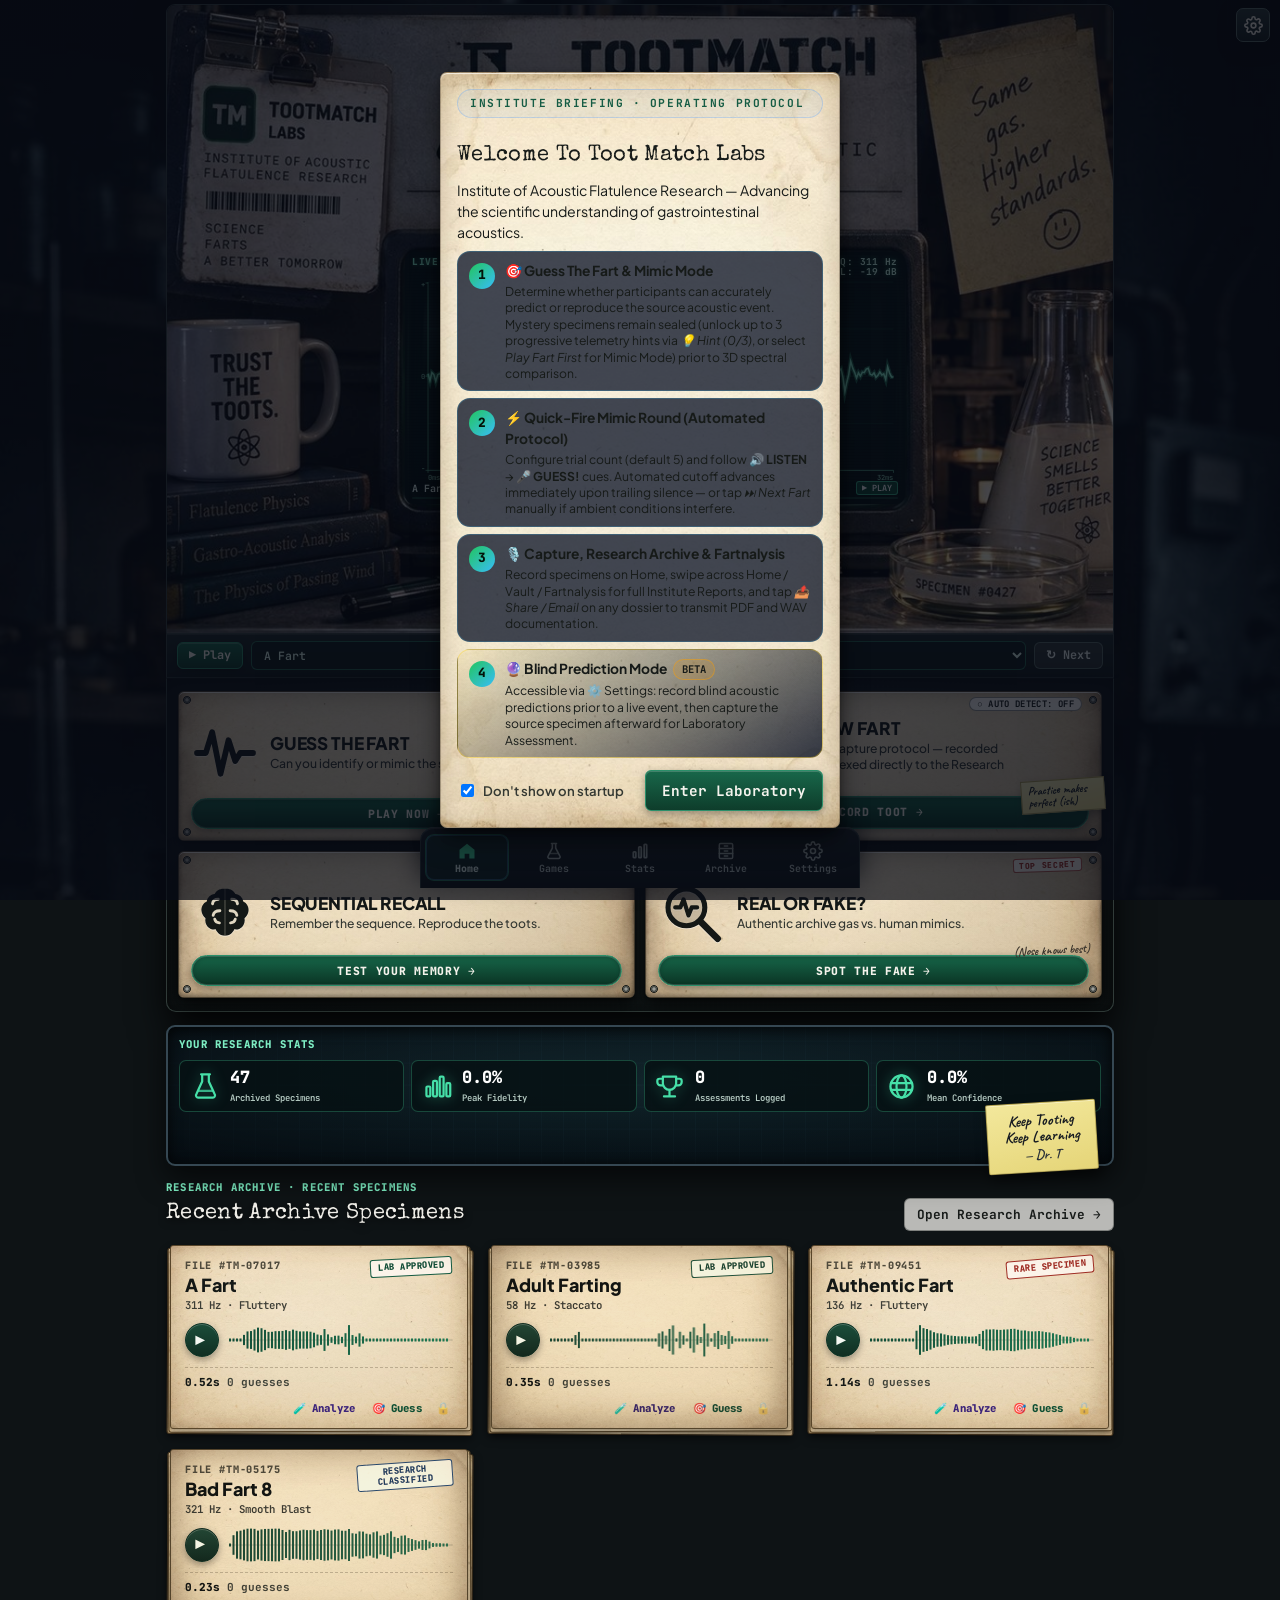
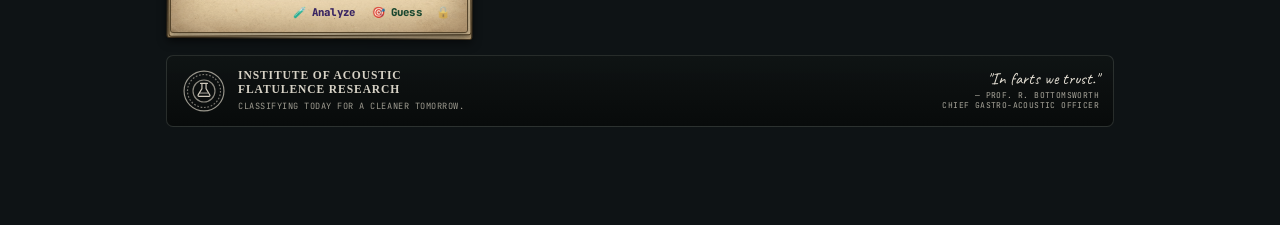
<file: index.html>
<!DOCTYPE html>
<html lang="en">
<head>
  <meta charset="UTF-8" />
  <meta name="viewport" content="width=device-width, initial-scale=1.0" />
  <title>Toot Match Labs</title>
  <meta http-equiv="refresh" content="0; url=labs/" />
  <style>
    body {
      margin: 0;
      min-height: 100vh;
      display: grid;
      place-items: center;
      background: #070a10;
      color: #e8edf5;
      font-family: system-ui, -apple-system, sans-serif;
    }
    a {
      color: #34d399;
    }
  </style>
  <script>
    window.location.replace('labs/' + window.location.search + window.location.hash);
  </script>
</head>
<body>
  <noscript>
    <p>Redirecting to <a href="labs/">Open Toot Match Labs</a>...</p>
  </noscript>
  <p>Opening <a href="labs/">Toot Match Labs</a>...</p>
</body>
</html>
</file>
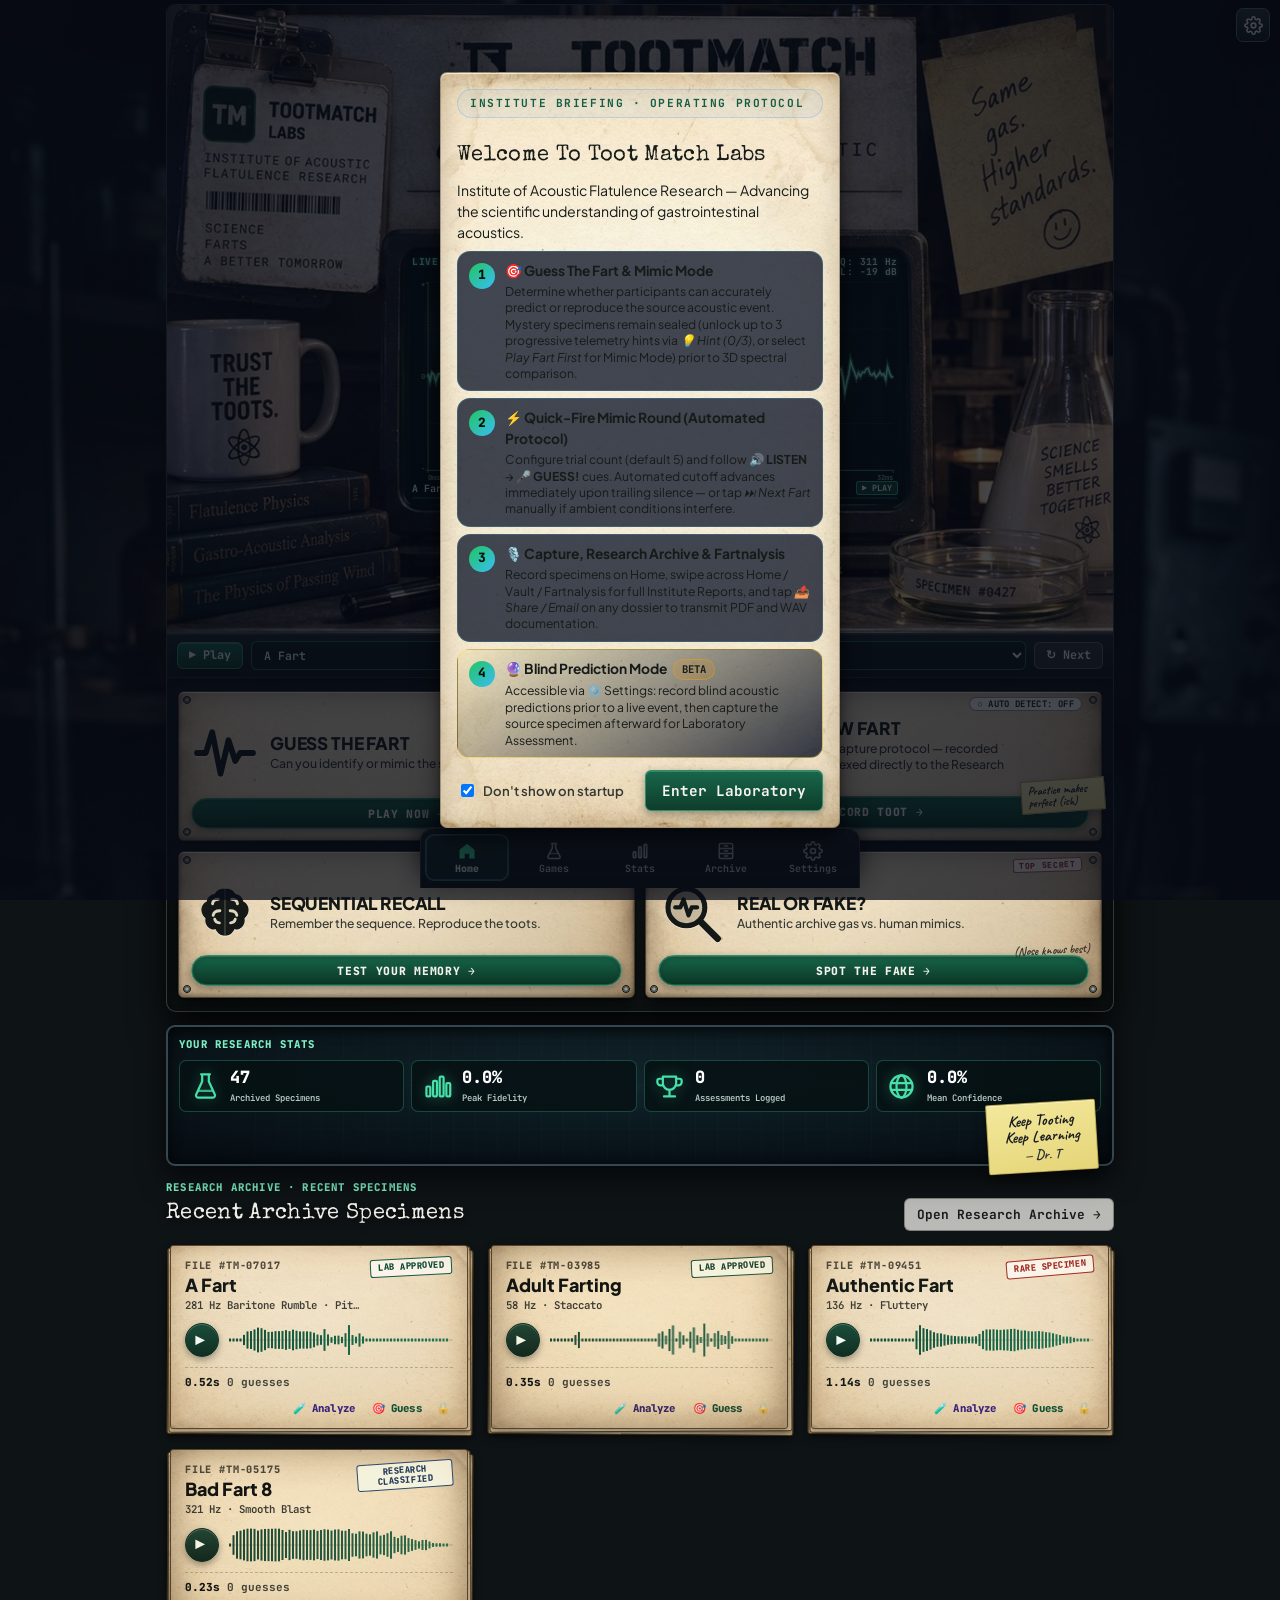
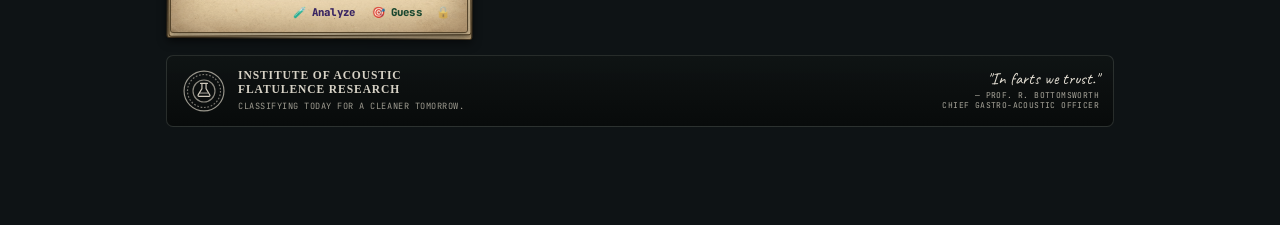
<file: labs/index.html>
<!DOCTYPE html>
<html lang="en">
<head>
  <meta charset="UTF-8" />
  <meta name="viewport" content="width=device-width, initial-scale=1.0, viewport-fit=cover" />
  <title>Toot Match Labs — Guess The Fart</title>
  <link rel="preconnect" href="https://fonts.googleapis.com" />
  <link rel="preconnect" href="https://fonts.gstatic.com" crossorigin />
  <link rel="stylesheet" href="https://fonts.googleapis.com/css2?family=Caveat:wght@600;700&family=JetBrains+Mono:wght@500;600;700;800&family=Plus+Jakarta+Sans:wght@400;500;600;700;800&family=Special+Elite&display=swap" />
  <link rel="stylesheet" href="css/labs.css?v=20261124o" />
  <link rel="stylesheet" href="css/labs-dossier.css?v=20261127a" />
  <script defer src="../js/dsp.js?v=20261127a"></script>
  <script defer src="../js/audioEngine.js?v=20261127a"></script>
  <script defer src="../js/storage.js?v=20261124o"></script>
  <script defer src="../js/spectrogram3d.js?v=20261127a"></script>
  <script defer src="../js/forensicsCharts.js?v=20261124o"></script>
  <script defer src="js/labsStore.js?v=20261127a"></script>
  <script defer src="js/labsAudioFx.js?v=20261124o"></script>
  <script defer src="js/labsFartnalysis.js?v=20261127a"></script>
  <script defer src="js/labsPdfExport.js?v=20261124o"></script>
  <script defer src="js/labsSignalChain.js?v=20261127a"></script>
  <script defer src="js/labsApp.js?v=20261127a"></script>
</head>
<body data-labs-view="home">
  <canvas id="result-confetti-canvas" class="labs-confetti-canvas" aria-hidden="true"></canvas>

  <div class="labs-shell">
    <header class="labs-topbar">
      <div class="labs-brand">
        <div class="labs-brand-mark" aria-hidden="true">
          <span class="labs-pulse-dot"></span>
          <span>TM</span>
        </div>
        <div class="labs-brand-copy">
          <div class="labs-brand-name">TOOT MATCH LABS</div>
          <div class="labs-brand-sub" id="labs-brand-sub">INSTITUTE OF ACOUSTIC FLATULENCE RESEARCH</div>
          <div class="labs-brand-motto-line">SCIENCE. GAS. A BETTER TOMORROW.</div>
        </div>
      </div>

      <div class="labs-topbar-motto" aria-hidden="true">
        RESEARCH<br />ANALYSE<br />CLASSIFY<br />REPEAT
      </div>

      <div class="labs-topbar-settings-wrap">
        <button type="button" id="btn-labs-settings" class="labs-gear-btn" aria-label="Settings and Info" aria-haspopup="true" aria-expanded="false" title="Settings, About &amp; Meet The Team">
          <svg viewBox="0 0 24 24" width="19" height="19" fill="none" stroke="currentColor" stroke-width="2" stroke-linecap="round" stroke-linejoin="round" aria-hidden="true">
            <circle cx="12" cy="12" r="3"></circle>
            <path d="M19.4 15a1.65 1.65 0 0 0 .33 1.82l.06.06a2 2 0 1 1-2.83 2.83l-.06-.06a1.65 1.65 0 0 0-1.82-.33 1.65 1.65 0 0 0-1 1.51V21a2 2 0 0 1-4 0v-.09a1.65 1.65 0 0 0-1-1.51 1.65 1.65 0 0 0-1.82.33l-.06.06a2 2 0 1 1-2.83-2.83l.06-.06a1.65 1.65 0 0 0 .33-1.82 1.65 1.65 0 0 0-1.51-1H3a2 2 0 0 1 0-4h.09a1.65 1.65 0 0 0 1.51-1 1.65 1.65 0 0 0-.33-1.82l-.06-.06a2 2 0 1 1 2.83-2.83l.06.06a1.65 1.65 0 0 0 1.82.33H9a1.65 1.65 0 0 0 1-1.51V3a2 2 0 0 1 4 0v.09a1.65 1.65 0 0 0 1 1.51 1.65 1.65 0 0 0 1.82-.33l.06-.06a2 2 0 1 1 2.83 2.83l-.06.06a1.65 1.65 0 0 0-.33 1.82V9a1.65 1.65 0 0 0 1.51 1H21a2 2 0 0 1 0 4h-.09a1.65 1.65 0 0 0-1.51 1z"></path>
          </svg>
        </button>
        <div id="labs-settings-menu" class="labs-settings-menu hidden" role="menu">
          <button type="button" id="btn-menu-games" class="labs-settings-item" role="menuitem"><span class="labs-menu-ico" aria-hidden="true"><svg viewBox="0 0 24 24" fill="none" stroke="currentColor" stroke-width="2" stroke-linecap="round" stroke-linejoin="round"><path d="M9 3h6M10 3v5.5L5.2 18.2A2 2 0 0 0 7 21h10a2 2 0 0 0 1.8-2.8L14 8.5V3"/></svg></span><span>All Games Hub</span></button>
          <button type="button" id="btn-menu-chain" class="labs-settings-item" role="menuitem"><span class="labs-menu-ico" aria-hidden="true"><svg viewBox="0 0 24 24" fill="none" stroke="currentColor" stroke-width="2" stroke-linecap="round" stroke-linejoin="round"><circle cx="5" cy="12" r="2.5"/><circle cx="12" cy="7" r="2.5"/><circle cx="19" cy="14" r="2.5"/><path d="M7.2 10.6 9.8 8.4M14 8.7l3.2 3.5"/></svg></span><span>Acoustic Signal Decay</span></button>
          <button type="button" id="btn-menu-sequence" class="labs-settings-item" role="menuitem"><span class="labs-menu-ico" aria-hidden="true"><svg viewBox="0 0 24 24" fill="none" stroke="currentColor" stroke-width="2" stroke-linecap="round" stroke-linejoin="round"><path d="M9.5 4.5a3.5 3.5 0 0 0-3.4 2.7A3 3 0 0 0 4 10.1c0 1.3.8 2.4 2 2.8.1 2 1.8 3.6 3.8 3.6H12V4.5zM14.5 4.5a3.5 3.5 0 0 1 3.4 2.7A3 3 0 0 1 20 10.1c0 1.3-.8 2.4-2 2.8-.1 2-1.8 3.6-3.8 3.6H12V4.5z"/><circle cx="7" cy="20" r="1.4" fill="currentColor"/><circle cx="12" cy="20" r="1.4" fill="currentColor"/><circle cx="17" cy="20" r="1.4" fill="currentColor"/></svg></span><span>Sequential Recall (Memory)</span></button>
          <button type="button" id="btn-menu-realfake" class="labs-settings-item" role="menuitem"><span class="labs-menu-ico" aria-hidden="true"><svg viewBox="0 0 24 24" fill="none" stroke="currentColor" stroke-width="2" stroke-linecap="round" stroke-linejoin="round"><circle cx="10.5" cy="10.5" r="6"/><path d="M15.2 15.2 20 20"/><path d="M7 10.5h2l1.2-2.5 1.8 5 1.2-2.5H15"/></svg></span><span>Real or Fake? Showdown</span></button>
          <button type="button" id="btn-menu-quickfire" class="labs-settings-item" role="menuitem"><span class="labs-menu-ico" aria-hidden="true"><svg viewBox="0 0 24 24" fill="none" stroke="currentColor" stroke-width="2" stroke-linecap="round" stroke-linejoin="round"><circle cx="12" cy="12" r="9" stroke-dasharray="3 2.5"/><path d="M13.2 6.5 8.5 13h3.6l-1.3 4.5L15.5 11h-3.6z" fill="currentColor"/></svg></span><span>Quick-Fire Mimic Round</span></button>
          <button type="button" id="btn-menu-blind" class="labs-settings-item" role="menuitem"><span class="labs-menu-ico" aria-hidden="true"><svg viewBox="0 0 24 24" fill="none" stroke="currentColor" stroke-width="2" stroke-linecap="round" stroke-linejoin="round"><path d="M9.5 3h5M12 3v3"/><circle cx="12" cy="13.5" r="7.5"/><path d="M12 13.5 16 9.5"/><path d="M17.5 6.5l1.5-1.5"/></svg></span><span>Blind Prediction Mode (Beta)</span></button>
          <button type="button" id="btn-menu-about" class="labs-settings-item" role="menuitem"><span class="labs-menu-ico" aria-hidden="true"><svg viewBox="0 0 24 24" fill="none" stroke="currentColor" stroke-width="2" stroke-linecap="round" stroke-linejoin="round"><circle cx="12" cy="12" r="9"/><path d="M12 11v5M12 8h.01"/></svg></span><span>About Toot Match Labs</span></button>
          <button type="button" id="btn-menu-team" class="labs-settings-item" role="menuitem"><span class="labs-menu-ico" aria-hidden="true"><svg viewBox="0 0 24 24" fill="none" stroke="currentColor" stroke-width="2" stroke-linecap="round" stroke-linejoin="round"><path d="M3 20h18M5 20V9M19 20V9M9 20v-7h6v7M2 9l10-5 10 5"/></svg></span><span>Meet The Team</span></button>
          <button type="button" id="btn-menu-howto" class="labs-settings-item" role="menuitem"><span class="labs-menu-ico" aria-hidden="true"><svg viewBox="0 0 24 24" fill="none" stroke="currentColor" stroke-width="2" stroke-linecap="round" stroke-linejoin="round"><path d="M4 5.5A2.5 2.5 0 0 1 6.5 3H12v17H6.5A2.5 2.5 0 0 0 4 22zM20 5.5A2.5 2.5 0 0 0 17.5 3H12v17h5.5A2.5 2.5 0 0 1 20 22z"/></svg></span><span>How To Play</span></button>
        </div>
      </div>
    </header>

    <!-- Instant Quick-Record Capture Bar (Active Recording / Sentry Listening Only) -->
    <div id="labs-quick-rec-bar" class="labs-glass-card labs-quick-bar hidden">
      <div id="labs-quick-capturing" class="labs-quick-capture-row">
        <div class="labs-quick-info">
          <span class="labs-quick-dot"></span>
          <span id="labs-quick-timer" class="labs-quick-timer">Starting mic…</span>
        </div>
        <div id="labs-quick-auto-status" class="labs-quick-auto-badge hidden">
          <div class="labs-sonar-wrap labs-sonar-mini" aria-hidden="true">
            <span class="labs-sonar-ring r1"></span>
            <span class="labs-sonar-ring r2"></span>
            <span class="labs-sonar-core"></span>
          </div>
          <div class="labs-quick-auto-copy">
            <strong id="labs-quick-auto-title">LISTENING FOR EVENT</strong>
            <span id="labs-quick-auto-msg">Acoustic sensors armed</span>
            <span id="labs-quick-auto-buf" class="labs-quick-auto-buf">Buffer: 0.0s / 5.0s</span>
          </div>
        </div>
        <canvas id="labs-quick-wave" class="labs-quick-wave"></canvas>
        <div class="labs-quick-btns">
          <button type="button" id="btn-quick-stop-save" class="labs-btn labs-btn-emerald labs-btn-sm">⏹ Stop &amp; Save</button>
          <button type="button" id="btn-quick-cancel-auto" class="labs-btn-ghost labs-btn-sm hidden">✕ Disarm</button>
        </div>
      </div>
    </div>

    <div id="labs-file-banner" class="labs-alert-banner hidden">
      ⚠️ Opened via <code>file://</code> — browsers block the microphone here. Launch via <strong>Launch Toot Match.bat</strong> at <code>http://localhost:3000/labs/</code>.
    </div>

    <div id="labs-mic-drawer" class="labs-glass-card labs-mic-drawer hidden">
      <div class="labs-mic-grid">
        <label class="labs-mic-field" for="labs-mic-device">
          <span>Input Device</span>
          <select id="labs-mic-device">
            <option value="">System Default Microphone</option>
          </select>
        </label>
        <label class="labs-mic-field" for="labs-mic-boost">
          <span>Preamp Gain</span>
          <select id="labs-mic-boost">
            <option value="1">1.0x Nominal</option>
            <option value="2">2.0x Boost</option>
            <option value="4">4.0x High Gain</option>
          </select>
        </label>
      </div>
      <div class="labs-mic-meter-row">
        <button type="button" id="btn-labs-mic-test" class="labs-btn-ghost labs-btn-sm">🔊 Test Input</button>
        <div class="labs-meter-track">
          <div id="labs-mic-meter" class="labs-meter-fill"></div>
        </div>
        <span id="labs-mic-status" class="labs-mic-status">Ready</span>
        <button type="button" id="btn-labs-mic-release" class="labs-btn-ghost labs-btn-sm">🔇 Release Mic</button>
      </div>
    </div>

    <main class="labs-main">
      <!-- ==================== AREA 1: HOME ==================== -->
      <section id="labs-view-home" class="labs-view active">
        <section class="labs-home-stage-wrap" aria-label="Toot Match Labs Acoustic Desk">
          <div class="labs-home-stage-crop">
            <div id="home-lab-stage" class="labs-home-stage">
              <img class="labs-stage-bg" src="assets/theme/lab-home-stage.jpg?v=20261125g" alt="Toot Match Labs Acoustic Workbench" />
              <h1 class="labs-sr-only">TOOT MATCH LABS</h1>
              <p class="labs-sr-only">Advancing the scientific understanding of gastrointestinal acoustics.</p>

              <button type="button" id="home-osc-screen" class="labs-home-osc-screen" title="Play or stop live acoustic specimen on oscilloscope">
                <span class="labs-osc-top">
                  <span class="labs-osc-mon">LIVE ACOUSTIC MONITOR</span>
                  <span class="labs-osc-meta">
                    <span id="home-osc-freq">FREQ: -- Hz</span>
                    <span id="home-osc-vol">PEAK: -- dB</span>
                  </span>
                </span>
                <canvas id="home-osc-canvas" class="labs-osc-canvas"></canvas>
                <span class="labs-osc-bot">
                  <span id="home-osc-name" class="labs-osc-name">SPECIMEN STANDBY</span>
                  <span id="home-osc-play-lbl" class="labs-osc-play-lbl">▶ PLAY</span>
                </span>
                <span class="labs-osc-prog-track" aria-hidden="true"><span id="home-osc-prog" class="labs-osc-prog"></span></span>
              </button>
            </div>
          </div>

          <div class="labs-home-osc-bar">
            <button type="button" id="btn-home-osc-play" class="labs-btn labs-btn-emerald labs-btn-xs">▶ Play</button>
            <select id="home-osc-select" class="labs-home-osc-select" aria-label="Select specimen on oscilloscope"></select>
            <button type="button" id="btn-home-osc-next" class="labs-btn-ghost labs-btn-xs">↻ Next</button>
          </div>
        </section>

        <section class="labs-workbench-panel" aria-label="Laboratory Modes">
          <div class="labs-action-cards-grid" role="group" aria-label="Primary Actions">
            <button type="button" id="btn-home-guess-fart" class="labs-action-card labs-ac-orange">
              <span class="labs-ac-stamp">START HERE</span>
              <div class="labs-ac-body">
                <span class="labs-ac-icon" aria-hidden="true">
                  <svg viewBox="0 0 40 40" fill="none" stroke="currentColor" stroke-width="3.6" stroke-linecap="round" stroke-linejoin="round"><path d="M2.5 20h5.5l4-13 5.2 26 5-21 4.2 13 3.1-5h8"/></svg>
                </span>
                <div class="labs-ac-copy">
                  <span class="labs-ac-title">GUESS THE FART</span>
                  <span class="labs-ac-desc">Can you identify or mimic the specimen?</span>
                </div>
              </div>
              <span class="labs-ac-cta">PLAY NOW →</span>
            </button>

            <div id="btn-home-record-fart" class="labs-action-card labs-ac-emerald" role="button" tabindex="0">
              <button type="button" id="btn-home-sentry-toggle" class="labs-ac-sentry-pill" aria-pressed="false" title="Toggle Sentry Auto Detect Mode">○ AUTO DETECT: OFF</button>
              <div class="labs-ac-body">
                <span class="labs-ac-icon" aria-hidden="true">
                  <svg viewBox="0 0 40 40" fill="none" stroke="currentColor" stroke-width="3.2" stroke-linecap="round" stroke-linejoin="round"><rect x="14" y="3.5" width="12" height="19" rx="6" fill="currentColor"/><path d="M8.5 18c0 6.4 5.1 11.5 11.5 11.5s11.5-5.1 11.5-11.5"/><path d="M20 29.5v6.5M12.5 36h15"/></svg>
                </span>
                <div class="labs-ac-copy">
                  <span class="labs-ac-title">RECORD NEW FART</span>
                  <span class="labs-ac-desc" id="home-rec-desc">Capture &amp; log specimens to archive.</span>
                </div>
              </div>
              <span class="labs-ac-note-badge" aria-hidden="true">Practice makes perfect (ish)</span>
              <span class="labs-ac-cta">RECORD TOOT →</span>
            </div>

            <button type="button" id="btn-home-sequence" class="labs-action-card labs-ac-purple">
              <span class="labs-ac-sticky" aria-hidden="true">Can you handle the pressure?</span>
              <div class="labs-ac-body">
                <span class="labs-ac-icon" aria-hidden="true">
                  <svg viewBox="0 0 40 40" fill="none"><path d="M19 4.8c-2.5 0-4.6 1.3-5.5 3.4-2.5.3-4.5 2.1-4.9 4.6-2.3 1-3.6 3.5-3.3 6 .2 1.8 1.2 3.4 2.5 4.5-.4 1.9.1 4 1.5 5.4 1.3 1.3 3.1 1.8 4.9 1.5.9 2.4 3.1 4 5.7 4V4.9c-.3-.1-.6-.1-.9-.1z" fill="currentColor"/><path d="M21 4.8c2.5 0 4.6 1.3 5.5 3.4 2.5.3 4.5 2.1 4.9 4.6 2.3 1 3.6 3.5 3.3 6-.2 1.8-1.2 3.4-2.5 4.5.4 1.9-.1 4-1.5 5.4-1.3 1.3-3.1 1.8-4.9 1.5-.9 2.4-3.1 4-5.7 4V4.9c.3-.1.6-.1.9-.1z" fill="currentColor"/><path d="M15.8 11.4c-2.1 0-3.4 1.2-3.6 2.8m4.6 4.4c-2.3 0-3.9 1.1-4.2 2.8m3.9 4.8c-1.5-.1-2.6-1-2.9-2.3M24.2 11.4c2.1 0 3.4 1.2 3.6 2.8m-4.6 4.4c2.3 0 3.9 1.1 4.2 2.8m-3.9 4.8c1.5-.1 2.6-1 2.9-2.3" stroke="#dfd6c1" stroke-width="1.8" stroke-linecap="round"/></svg>
                </span>
                <div class="labs-ac-copy">
                  <span class="labs-ac-title">SEQUENTIAL RECALL</span>
                  <span class="labs-ac-desc">Remember the sequence. Reproduce the toots.</span>
                </div>
              </div>
              <span class="labs-ac-cta">TEST YOUR MEMORY →</span>
            </button>

            <button type="button" id="btn-home-realfake" class="labs-action-card labs-ac-blue">
              <span class="labs-ac-redstamp">TOP SECRET</span>
              <div class="labs-ac-body">
                <span class="labs-ac-icon" aria-hidden="true">
                  <svg viewBox="0 0 40 40" fill="none" stroke="currentColor" stroke-width="3.2" stroke-linecap="round" stroke-linejoin="round"><circle cx="16.5" cy="16.5" r="11.5" fill="currentColor" fill-opacity="0.16"/><path d="M25.2 25.2 36 36" stroke-width="4.2"/><path d="M9.5 16.5h3.2l2-5 3.1 10 2-5h3.4" stroke-width="2.6"/></svg>
                </span>
                <div class="labs-ac-copy">
                  <span class="labs-ac-title">REAL OR FAKE?</span>
                  <span class="labs-ac-desc">Authentic archive gas vs. human mimics.</span>
                </div>
              </div>
              <span class="labs-ac-nose-note" aria-hidden="true">(Nose knows best)</span>
              <span class="labs-ac-cta">SPOT THE FAKE →</span>
            </button>
          </div>
        </section>

        <section class="labs-glass-card labs-summary-card" aria-label="Executive Research Summary">
          <div class="labs-summary-head">
            <span class="labs-eyebrow">YOUR RESEARCH STATS</span>
          </div>
          <div class="labs-summary-grid">
            <div class="labs-stat-tile">
              <span class="labs-stat-ico" aria-hidden="true">
                <svg viewBox="0 0 28 28" fill="none" stroke="currentColor" stroke-width="2" stroke-linecap="round" stroke-linejoin="round"><path d="M10 3h8M11 3v6.5L5.8 20.8A2 2 0 0 0 7.6 24h12.8a2 2 0 0 0 1.8-3.2L17 9.5V3"/><path d="M8 18h12" stroke-opacity="0.75"/></svg>
              </span>
              <div class="labs-stat-body">
                <div class="labs-stat-num" id="stat-samples-recorded">0</div>
                <div class="labs-stat-label">Archived Specimens</div>
              </div>
            </div>
            <div class="labs-stat-tile">
              <span class="labs-stat-ico" aria-hidden="true">
                <svg viewBox="0 0 28 28" fill="none" stroke="currentColor" stroke-width="2" stroke-linecap="round" stroke-linejoin="round"><rect x="4" y="14" width="3.5" height="9" rx="1"/><rect x="10" y="9" width="3.5" height="14" rx="1"/><rect x="16" y="5" width="3.5" height="18" rx="1"/><rect x="22" y="11" width="3.5" height="12" rx="1"/></svg>
              </span>
              <div class="labs-stat-body">
                <div class="labs-stat-num labs-num-green" id="stat-best-score">0.0%</div>
                <div class="labs-stat-label">Peak Fidelity</div>
              </div>
            </div>
            <div class="labs-stat-tile">
              <span class="labs-stat-ico" aria-hidden="true">
                <svg viewBox="0 0 28 28" fill="none" stroke="currentColor" stroke-width="2" stroke-linecap="round" stroke-linejoin="round"><path d="M8 5h12v6a6 6 0 0 1-12 0z"/><path d="M8 7H5a2 2 0 0 0-2 2v1a3 3 0 0 0 3 3h2.2M20 7h3a2 2 0 0 1 2 2v1a3 3 0 0 1-3 3h-2.2"/><path d="M14 17v5M9 23h10"/></svg>
              </span>
              <div class="labs-stat-body">
                <div class="labs-stat-num labs-num-blue" id="stat-challenges-completed">0</div>
                <div class="labs-stat-label">Assessments Logged</div>
              </div>
            </div>
            <div class="labs-stat-tile">
              <span class="labs-stat-ico" aria-hidden="true">
                <svg viewBox="0 0 28 28" fill="none" stroke="currentColor" stroke-width="2" stroke-linecap="round" stroke-linejoin="round"><circle cx="14" cy="14" r="10"/><ellipse cx="14" cy="14" rx="4.5" ry="10"/><path d="M4.5 11h19M4.5 17h19"/></svg>
              </span>
              <div class="labs-stat-body">
                <div class="labs-stat-num labs-num-purple" id="stat-avg-quality">0.0%</div>
                <div class="labs-stat-label">Mean Confidence</div>
              </div>
            </div>
          </div>
          <div class="labs-summary-sticky" aria-hidden="true">
            <span>Keep Tooting</span>
            <span>Keep Learning</span>
            <small>— Dr. T</small>
          </div>
        </section>

        <section class="labs-vault-section">
          <div class="labs-section-head">
            <div>
              <div class="labs-eyebrow">RESEARCH ARCHIVE · RECENT SPECIMENS</div>
              <h2 class="labs-section-heading">Recent Archive Specimens</h2>
            </div>
            <button type="button" id="btn-home-open-vault" class="labs-btn-ghost labs-btn-sm">Open Research Archive →</button>
          </div>
          <div id="home-recent-vault" class="labs-vault-grid"></div>
        </section>
      </section>

      <!-- ==================== GAMES HUB (ALL 6 MODES CARD BY CARD) ==================== -->
      <section id="labs-view-games" class="labs-view">
        <div class="labs-glass-card labs-games-hero">
          <div class="labs-games-hero-row">
            <div>
              <div class="labs-eyebrow">LABORATORY TRIALS · ALL PROTOCOLS</div>
              <h2 class="labs-section-heading labs-games-mega-title">GAMES HUB</h2>
              <div class="labs-fn-subline">SELECT AN ACOUSTIC CHALLENGE OR RELAY EXPERIMENT</div>
            </div>
            <button type="button" id="btn-games-home" class="labs-btn-ghost labs-btn-sm">← Home</button>
          </div>
        </div>

        <section class="labs-workbench-panel labs-games-workbench" aria-label="Laboratory Games">
          <div class="labs-action-cards-grid labs-games-grid" role="group" aria-label="All Acoustic Games">
            <button type="button" id="btn-games-guess" class="labs-action-card labs-ac-orange">
              <span class="labs-ac-stamp">START HERE</span>
              <div class="labs-ac-body">
                <span class="labs-ac-icon" aria-hidden="true">
                  <svg viewBox="0 0 40 40" fill="none" stroke="currentColor" stroke-width="3.1" stroke-linecap="round" stroke-linejoin="round"><path d="M4 20h5.5l3.5-11 5 22 4.8-18 4 11 3.2-4H36"/></svg>
                </span>
                <div class="labs-ac-copy">
                  <span class="labs-ac-title">GUESS THE FART</span>
                  <span class="labs-ac-desc">Identify &amp; mimic secret archive farts.</span>
                </div>
              </div>
              <span class="labs-ac-cta">PLAY NOW →</span>
            </button>

            <button type="button" id="btn-games-sequence" class="labs-action-card labs-ac-purple">
              <span class="labs-ac-stamp">SOLO · 2–4P</span>
              <div class="labs-ac-body">
                <span class="labs-ac-icon" aria-hidden="true">
                  <svg viewBox="0 0 40 40" fill="none"><path d="M19 4.8c-2.5 0-4.6 1.3-5.5 3.4-2.5.3-4.5 2.1-4.9 4.6-2.3 1-3.6 3.5-3.3 6 .2 1.8 1.2 3.4 2.5 4.5-.4 1.9.1 4 1.5 5.4 1.3 1.3 3.1 1.8 4.9 1.5.9 2.4 3.1 4 5.7 4V4.9c-.3-.1-.6-.1-.9-.1z" fill="currentColor"/><path d="M21 4.8c2.5 0 4.6 1.3 5.5 3.4 2.5.3 4.5 2.1 4.9 4.6 2.3 1 3.6 3.5 3.3 6-.2 1.8-1.2 3.4-2.5 4.5.4 1.9-.1 4-1.5 5.4-1.3 1.3-3.1 1.8-4.9 1.5-.9 2.4-3.1 4-5.7 4V4.9c.3-.1.6-.1.9-.1z" fill="currentColor"/><path d="M15.8 11.4c-2.1 0-3.4 1.2-3.6 2.8m4.6 4.4c-2.3 0-3.9 1.1-4.2 2.8m3.9 4.8c-1.5-.1-2.6-1-2.9-2.3M24.2 11.4c2.1 0 3.4 1.2 3.6 2.8m-4.6 4.4c2.3 0 3.9 1.1 4.2 2.8m-3.9 4.8c1.5-.1 2.6-1 2.9-2.3" stroke="#dfd6c1" stroke-width="1.8" stroke-linecap="round"/></svg>
                </span>
                <div class="labs-ac-copy">
                  <span class="labs-ac-title">SEQUENTIAL RECALL</span>
                  <span class="labs-ac-desc">Remember the sequence. Reproduce the toots.</span>
                </div>
              </div>
              <span class="labs-ac-cta">TEST YOUR MEMORY →</span>
            </button>

            <button type="button" id="btn-games-realfake" class="labs-action-card labs-ac-blue">
              <span class="labs-ac-redstamp" id="games-rf-badge">TOP SECRET</span>
              <div class="labs-ac-body">
                <span class="labs-ac-icon" aria-hidden="true">
                  <svg viewBox="0 0 40 40" fill="none" stroke="currentColor" stroke-width="2.8" stroke-linecap="round" stroke-linejoin="round"><circle cx="17" cy="17" r="10.5" fill="currentColor" fill-opacity="0.12"/><path d="M24.8 24.8 35 35" stroke-width="3.6"/><path d="M10.5 17h3l2-4.5 3 9 2-4.5h3" stroke-width="2.3"/></svg>
                </span>
                <div class="labs-ac-copy">
                  <span class="labs-ac-title">REAL OR FAKE?</span>
                  <span class="labs-ac-desc">Authentic archive gas vs. human mimics.</span>
                </div>
              </div>
              <span class="labs-ac-cta">SPOT THE FAKE →</span>
            </button>

            <button type="button" id="btn-games-chain" class="labs-action-card labs-ac-emerald">
              <span class="labs-ac-stamp" id="games-chain-badge">RELAY CHAIN</span>
              <div class="labs-ac-body">
                <span class="labs-ac-icon" aria-hidden="true">
                  <svg viewBox="0 0 40 40" fill="none" stroke="currentColor" stroke-width="2.5" stroke-linecap="round" stroke-linejoin="round"><circle cx="8" cy="24" r="4.2" fill="currentColor" fill-opacity="0.18"/><circle cx="20" cy="12" r="4.2" fill="currentColor" fill-opacity="0.18"/><circle cx="32" cy="26" r="4.2" fill="currentColor" fill-opacity="0.18"/><path d="M11.1 20.9 16.9 15.1M23.1 15.2l5.9 7.6"/><path d="M6 34h28" stroke-opacity="0.45" stroke-dasharray="3 3"/></svg>
                </span>
                <div class="labs-ac-copy">
                  <span class="labs-ac-title">SIGNAL DECAY</span>
                  <span class="labs-ac-desc">Pass a fart along a human chain &amp; track drift.</span>
                </div>
              </div>
              <span class="labs-ac-cta">PASS THE FART →</span>
            </button>

            <button type="button" id="btn-games-quickfire" class="labs-action-card labs-ac-orange">
              <span class="labs-ac-stamp">HANDS-FREE</span>
              <div class="labs-ac-body">
                <span class="labs-ac-icon" aria-hidden="true">
                  <svg viewBox="0 0 40 40" fill="none" stroke="currentColor" stroke-width="2.6" stroke-linecap="round" stroke-linejoin="round"><circle cx="20" cy="20" r="14" stroke-dasharray="5 3.5" stroke-opacity="0.72"/><path d="M22 8.5 13 21.5h6.5L17.5 32 27 18.5h-6.5z" fill="currentColor" fill-opacity="0.18"/></svg>
                </span>
                <div class="labs-ac-copy">
                  <span class="labs-ac-title">QUICK-FIRE MIMIC</span>
                  <span class="labs-ac-desc">Rapid auto-advancing mimic sprint with no pauses.</span>
                </div>
              </div>
              <span class="labs-ac-cta">START QUICK-FIRE →</span>
            </button>

            <button type="button" id="btn-games-blind" class="labs-action-card labs-ac-blue">
              <span class="labs-ac-redstamp">TIMING · BETA</span>
              <div class="labs-ac-body">
                <span class="labs-ac-icon" aria-hidden="true">
                  <svg viewBox="0 0 40 40" fill="none" stroke="currentColor" stroke-width="2.6" stroke-linecap="round" stroke-linejoin="round"><path d="M16 5h8M20 5v4"/><path d="M30 11.5l2.5-2.5"/><circle cx="20" cy="22.5" r="12" fill="currentColor" fill-opacity="0.12"/><path d="M20 22.5l6.2-6.2" stroke-width="2.8"/><circle cx="20" cy="22.5" r="1.8" fill="currentColor"/></svg>
                </span>
                <div class="labs-ac-copy">
                  <span class="labs-ac-title">BLIND PREDICTION</span>
                  <span class="labs-ac-desc">All about timing — predict before the fart happens.</span>
                </div>
              </div>
              <span class="labs-ac-cta">TIMING CHALLENGE →</span>
            </button>
          </div>
        </section>
      </section>

      <!-- ==================== ACOUSTIC SIGNAL DECAY (RELAY PROPAGATION GAME) ==================== -->
      <section id="labs-view-chain" class="labs-view">
        <div class="labs-subview-bar">
          <button type="button" id="btn-chain-back" class="labs-btn-ghost labs-btn-sm">← Games</button>
          <span class="labs-chip labs-chip-green">🧬 Acoustic Signal Decay</span>
        </div>

        <div id="chain-lobby-pane">
          <section class="labs-glass-card labs-challenge-card">
            <div class="labs-ch-card-head labs-ch-title-row">
              <span class="labs-ch-title-ico" aria-hidden="true">
                <svg viewBox="0 0 40 40" fill="none" stroke="currentColor" stroke-width="2.5" stroke-linecap="round" stroke-linejoin="round"><circle cx="8" cy="24" r="4.2"/><circle cx="20" cy="12" r="4.2"/><circle cx="32" cy="26" r="4.2"/><path d="M11.1 20.9 16.9 15.1M23.1 15.2l5.9 7.6"/></svg>
              </span>
              <div>
                <div class="labs-eyebrow">SERIAL PROPAGATION EXPERIMENT · PASS IT FORWARD</div>
                <h2 class="labs-ch-title">ACOUSTIC SIGNAL DECAY</h2>
                <div class="labs-ch-meta">Subject #1 mimics the origin fart, saves the chain, and passes the device when Subject #2 arrives. Each participant hears ONLY the previous link. Compare Original → Final fidelity &amp; Deterioration Index!</div>
              </div>
            </div>

            <div class="labs-chain-creator">
              <label class="labs-mic-field" for="chain-seed-select">
                <span>ORIGIN SEED SPECIMEN (GEN 0)</span>
                <div class="labs-chain-seed-row">
                  <select id="chain-seed-select"></select>
                  <button type="button" id="btn-chain-rand-seed" class="labs-btn-ghost labs-btn-xs">🎲 Random</button>
                </div>
              </label>

              <div class="labs-chain-rec-orig-row">
                <button type="button" id="btn-chain-rec-origin" class="labs-btn labs-btn-orange labs-btn-sm">🎤 Record Live Original</button>
                <span id="chain-origin-rec-status" class="labs-hint-text hidden"></span>
              </div>
              <canvas id="chain-origin-wave" class="labs-live-wave hidden"></canvas>

              <label class="labs-mic-field" for="chain-title-input">
                <span>CHAIN LABEL (OPTIONAL)</span>
                <input type="text" id="chain-title-input" class="labs-text-input" maxlength="40" placeholder="Friday Pub Relay…" />
              </label>

              <button type="button" id="btn-chain-create" class="labs-analyze-cta">🧪 Start Propagation Chain</button>
            </div>
          </section>

          <section class="labs-glass-card labs-challenge-card" style="margin-top:12px">
            <div class="labs-eyebrow">SAVED &amp; IN-PROGRESS CHAINS</div>
            <h3 class="labs-section-heading" style="margin:2px 0 8px">Active Propagation Chains</h3>
            <div id="chain-saved-list" class="labs-chain-saved-list"></div>
          </section>
        </div>

        <div id="chain-pass-pane" class="hidden">
          <section class="labs-glass-card labs-challenge-card">
            <div class="labs-chain-pass-head">
              <div>
                <div class="labs-eyebrow" id="chain-pass-title">PROPAGATION CHAIN</div>
                <span class="labs-chip labs-chip-green" id="chain-pass-tally">0 MIMICS</span>
              </div>
              <div class="labs-chain-pass-top-btns">
                <button type="button" id="btn-chain-save-pause" class="labs-btn labs-btn-blue labs-btn-xs">💾 Save &amp; Pause</button>
                <button type="button" id="btn-chain-to-lobby" class="labs-btn-ghost labs-btn-xs">All Chains</button>
              </div>
            </div>

            <div class="labs-chain-handoff-banner">
              <strong id="chain-handoff-title">SUBJECT #1 — HEAR PREVIOUS LINK ONLY</strong>
              <p id="chain-handoff-sub">Listen to the previous acoustic link, then record your closest vocal/lip mimic.</p>
            </div>

            <button type="button" id="btn-chain-play-prev" class="labs-btn labs-btn-emerald labs-btn-lg">▶ Play Previous Link</button>
            <div class="labs-waveform-box labs-wave-compact">
              <canvas id="chain-prev-wave" class="labs-wave-canvas"></canvas>
            </div>

            <label class="labs-mic-field" for="chain-player-input">
              <span>SUBJECT NAME / INITIALS (OPTIONAL)</span>
              <input type="text" id="chain-player-input" class="labs-text-input" maxlength="32" placeholder="Subject #1" />
            </label>

            <div class="labs-chain-rec-controls">
              <button type="button" id="btn-chain-rec-mimic" class="labs-btn labs-btn-orange labs-btn-lg">🎤 Record Your Mimic</button>
              <button type="button" id="btn-chain-preview-mimic" class="labs-btn-ghost labs-btn-sm hidden">▶ Preview</button>
            </div>
            <div id="chain-mimic-status" class="labs-hint-text hidden"></div>
            <canvas id="chain-live-wave" class="labs-live-wave hidden"></canvas>

            <button type="button" id="btn-chain-lock-mimic" class="labs-analyze-cta" disabled>🔒 Lock &amp; Save to Chain</button>

            <div id="chain-pass-footer" class="labs-chain-pass-footer hidden">
              <button type="button" id="btn-chain-quick-orig-final" class="labs-btn labs-btn-blue labs-btn-sm">▶ Original → Final</button>
              <button type="button" id="btn-chain-play-all" class="labs-btn-ghost labs-btn-sm">▶ Play Full Chain</button>
              <button type="button" id="btn-chain-open-analysis" class="labs-btn labs-btn-purple labs-btn-sm">🔬 Analyze Chain Decay</button>
            </div>
          </section>
        </div>

        <div id="chain-analysis-pane" class="hidden">
          <section class="labs-glass-card labs-challenge-card">
            <div class="labs-eyebrow">GENERATIONAL DETERIORATION ANALYSIS</div>
            <h3 class="labs-ch-title" id="chain-ana-title">Propagation Decay Report</h3>
            <div class="labs-ch-meta" id="chain-ana-sub">Origin vs. Relay Chain</div>

            <div class="labs-result-actions">
              <button type="button" id="btn-chain-ana-orig-final" class="labs-btn labs-btn-emerald labs-btn-sm">▶ Original → Final</button>
              <button type="button" id="btn-chain-ana-play-all" class="labs-btn labs-btn-blue labs-btn-sm">▶ Full Chain</button>
              <button type="button" id="btn-chain-ana-stop" class="labs-btn-ghost labs-btn-sm">⏹ Stop</button>
              <button type="button" id="btn-chain-ana-continue" class="labs-btn labs-btn-orange labs-btn-sm">➕ Add Link</button>
              <button type="button" id="btn-chain-ana-lobby" class="labs-btn-ghost labs-btn-sm">All Chains</button>
            </div>

            <div class="labs-chain-metrics-grid">
              <div class="labs-chain-crt-box"><span>DETERIORATION INDEX</span><strong id="chain-stat-decay">0.0%</strong></div>
              <div class="labs-chain-crt-box"><span>ORIGIN → FINAL</span><strong id="chain-stat-final">100.0%</strong></div>
              <div class="labs-chain-crt-box"><span>MIMIC COUNT</span><strong id="chain-stat-count">0</strong></div>
              <div class="labs-chain-crt-box"><span>HALF-LIFE (t½)</span><strong id="chain-stat-halflife">—</strong></div>
            </div>

            <div class="labs-chain-crt-box labs-chain-chart-wrap">
              <div class="labs-eyebrow" style="margin-bottom:4px">SIGNAL DECAY TRAJECTORY (GEN 0 → GEN N)</div>
              <canvas id="chain-decay-canvas" class="labs-chain-decay-canvas"></canvas>
            </div>

            <div class="labs-chain-narrative" id="chain-analysis-narrative"></div>
            <div id="chain-ledger-list" class="labs-chain-ledger-list"></div>
          </section>
        </div>
      </section>

      <!-- ==================== AREA 2: VAULT ==================== -->
      <section id="labs-view-vault" class="labs-view">
        <div class="labs-glass-card labs-vault-dossier-head">
          <div class="labs-vault-head-top">
            <div class="labs-vault-head-left">
              <span class="labs-vault-stamp">RESEARCH ARCHIVE</span>
              <h2 class="labs-section-heading labs-vault-mega-title">VAULT</h2>
              <div class="labs-vault-sub">CATALOGUED FLATULENCE SPECIMENS · Preserving important emissions for a flatter tomorrow.</div>
            </div>
            <div class="labs-vault-fig" aria-hidden="true">
              <img src="assets/theme/vault-fig1.jpg?v=20261126b" alt="Fig. 1 The Human Propulsion System" class="labs-vault-fig-img" loading="lazy" />
            </div>
          </div>

          <div class="labs-vault-folder-row">
            <div class="labs-vault-folder-tabs" role="group" aria-label="Vault Archive Counts">
              <button type="button" class="labs-vtab active" data-vault-tab="all">
                <span>TOTAL SPECIMENS</span>
                <strong id="vault-tab-total">0</strong>
              </button>
              <button type="button" class="labs-vtab" data-vault-tab="recorded">
                <span>RECORDED</span>
                <strong id="vault-tab-recorded">0</strong>
              </button>
              <button type="button" class="labs-vtab" data-vault-tab="guesses">
                <span>GUESSES</span>
                <strong id="vault-tab-guesses">0</strong>
              </button>
              <button type="button" class="labs-vtab" data-vault-tab="defaults">
                <span>DEFAULT LIBRARY</span>
                <strong id="vault-tab-defaults">0</strong>
              </button>
            </div>
            <div class="labs-vault-sticky" aria-hidden="true">Science never holds it in. :)</div>
          </div>

          <div class="labs-vault-search-row">
            <label class="labs-vault-search-wrap" for="vault-search-input">
              <span class="labs-vault-search-ico" aria-hidden="true">🔍</span>
              <input type="search" id="vault-search-input" class="labs-vault-search-input" placeholder="Search specimens..." autocomplete="off" />
            </label>
          </div>

          <div class="labs-vault-top-btns">
            <button type="button" id="btn-vault-select" class="labs-btn-ghost labs-btn-sm">☑️ Select</button>
            <button type="button" id="btn-vault-megamix" class="labs-btn labs-btn-purple labs-btn-sm">🎛️ Megamix All</button>
            <button type="button" id="btn-vault-reseal" class="labs-btn-ghost labs-btn-sm" title="Close and re-open Vault airlock">🔒 Re-Seal</button>
          </div>
        </div>

        <div id="vault-bulk-bar" class="labs-glass-card labs-vault-bulk-bar hidden" aria-label="Vault Selection Actions">
          <div class="labs-vault-bulk-info">
            <span id="vault-select-count" class="labs-vault-sel-count">0 selected</span>
            <span class="labs-vault-sel-note">Default Farts always stay in Vault</span>
          </div>
          <div class="labs-vault-bulk-actions">
            <button type="button" id="btn-vault-select-all" class="labs-btn-ghost labs-btn-xs">☑️ Select All</button>
            <button type="button" id="btn-vault-delete-selected" class="labs-btn-danger labs-btn-xs" disabled>🗑️ Delete (0)</button>
            <button type="button" id="btn-vault-select-done" class="labs-btn-ghost labs-btn-xs">✕ Done</button>
          </div>
        </div>

        <div id="vault-chamber" class="labs-vault-chamber">
          <div id="vault-grid" class="labs-vault-grid"></div>

          <div id="vault-door-stage" class="labs-vault-door-stage opened" role="button" tabindex="0" aria-label="Pressurized Vault Door — tap to open immediately">
            <div class="labs-vdoor-panel labs-vdoor-left">
              <div class="labs-vdoor-hazard"></div>
              <div class="labs-vdoor-stencil">
                <span class="labs-vdoor-tag">AIRTIGHT CONTAINMENT</span>
                <strong class="labs-vdoor-title">BIO-ACOUSTIC VAULT</strong>
                <span class="labs-vdoor-psi" id="vault-door-status">PRESSURE SEAL · 14.7 PSI</span>
              </div>
              <div class="labs-vdoor-hazard"></div>
              <div class="labs-vdoor-rivets"></div>
            </div>
            <div class="labs-vdoor-panel labs-vdoor-right">
              <div class="labs-vdoor-hazard"></div>
              <div class="labs-vdoor-stencil labs-vdoor-stencil-right">
                <span class="labs-vdoor-tag">HERMETIC LOCK</span>
                <strong class="labs-vdoor-count" id="vault-door-count">0 SPECIMENS</strong>
                <span class="labs-vdoor-psi">VENTING SEAL…</span>
              </div>
              <div class="labs-vdoor-hazard"></div>
              <div class="labs-vdoor-rivets"></div>
            </div>
            <div class="labs-vdoor-wheel" aria-hidden="true">
              <div class="labs-vdoor-wheel-hub"></div>
              <span class="labs-vdoor-spoke s1"></span>
              <span class="labs-vdoor-spoke s2"></span>
              <span class="labs-vdoor-spoke s3"></span>
            </div>
            <div class="labs-vdoor-steam" aria-hidden="true">
              <span class="labs-steam-wisp w1"></span>
              <span class="labs-steam-wisp w2"></span>
              <span class="labs-steam-wisp w3"></span>
              <span class="labs-steam-wisp w4"></span>
              <span class="labs-steam-wisp w5"></span>
              <span class="labs-steam-wisp w6"></span>
            </div>
          </div>
        </div>
      </section>

      <!-- ==================== SUB-VIEW: SAMPLE DETAIL ==================== -->
      <section id="labs-view-detail" class="labs-view">
        <div class="labs-subview-bar">
          <button type="button" id="btn-detail-back" class="labs-btn-ghost labs-btn-sm">← Back to Vault</button>
          <span class="labs-chip" id="detail-specimen-id">SPECIMEN RECORD</span>
        </div>

        <section class="labs-glass-card labs-detail-hero">
          <div class="labs-detail-head">
            <div>
              <div class="labs-eyebrow" id="detail-sample-eyebrow">ARCHIVED ACOUSTIC SPECIMEN</div>
              <h2 class="labs-detail-title" id="detail-sample-name">Specimen</h2>
              <div class="labs-detail-meta" id="detail-sample-meta">—</div>
            </div>
            <div class="labs-detail-badges">
              <span class="labs-detail-stamp" id="detail-specimen-stamp">VERIFIED SPECIMEN</span>
              <span class="labs-chip labs-chip-blue" id="detail-sample-dur">0.00s</span>
            </div>
          </div>

          <div class="labs-waveform-box">
            <canvas id="detail-waveform-canvas" class="labs-wave-canvas"></canvas>
          </div>

          <div class="labs-improvement-strip">
            <div class="labs-imp-cell">
              <span class="labs-imp-lbl" id="detail-lbl-1">FUNDAMENTAL F0</span>
              <span class="labs-imp-val labs-num-green" id="detail-best-score">—</span>
            </div>
            <div class="labs-imp-cell">
              <span class="labs-imp-lbl" id="detail-lbl-2">PEAK CREST</span>
              <span class="labs-imp-val" id="detail-prev-score">—</span>
            </div>
            <div class="labs-imp-cell">
              <span class="labs-imp-lbl" id="detail-lbl-3">CENTROID</span>
              <span class="labs-imp-val labs-num-blue" id="detail-latest-score">—</span>
            </div>
            <div class="labs-imp-cell">
              <span class="labs-imp-lbl" id="detail-lbl-4">LOGGED GUESSES</span>
              <span class="labs-imp-val" id="detail-attempt-count">0</span>
            </div>
          </div>

          <div id="detail-improvement-banner" class="labs-delta-banner hidden"></div>

          <div class="labs-detail-actions">
            <button type="button" id="btn-detail-guess" class="labs-btn labs-btn-emerald labs-btn-lg labs-flex-main">🎯 Guess This Fart</button>
            <button type="button" id="btn-detail-play" class="labs-btn labs-btn-blue labs-btn-lg">▶ Play</button>
          </div>

          <div class="labs-detail-sec-actions">
            <button type="button" id="btn-detail-analyze" class="labs-btn-ghost labs-btn-sm">🧪 Analyze</button>
            <button type="button" id="btn-detail-share" class="labs-btn-ghost labs-btn-sm">📤 Share</button>
            <button type="button" id="btn-detail-rename" class="labs-btn-ghost labs-btn-sm">✏️ Rename</button>
            <button type="button" id="btn-detail-delete" class="labs-btn-danger labs-btn-sm">🗑️ Delete</button>
          </div>
        </section>

        <section class="labs-attempts-section">
          <div class="labs-section-head">
            <div>
              <div class="labs-eyebrow">COMPARATIVE ASSESSMENT LOG</div>
              <h3 class="labs-section-heading">Reproduction Fidelity History</h3>
            </div>
          </div>
          <div id="detail-attempts-list" class="labs-attempts-list"></div>
        </section>
      </section>

      <!-- ==================== GAME SCREEN: GUESS & MIMIC MODES ==================== -->
      <section id="labs-view-guess" class="labs-view">
        <div id="guess-standard-pane">
          <div class="labs-dossier-page-stack labs-guess-dossier-sheet">
            <div class="labs-guess-sheet-header">
              <div class="labs-game-mode-wrap">
                <span id="guess-mode-pill" class="labs-mode-pill">🎯 GUESS THE FART · MYSTERY</span>
                <button type="button" id="btn-guess-reset-blind" class="labs-link-chip hidden">🔒 Back to Mystery</button>
              </div>
              <button type="button" id="btn-guess-toggle-picker" class="labs-btn-ghost labs-btn-xs" aria-expanded="false">▾ Pick</button>
            </div>

            <!-- Integrated Mystery File Header -->
            <section class="labs-glass-card labs-clue-bar" id="guess-clue-bar">
              <div id="guess-empty-target" class="labs-clue-empty hidden">
                <span>No saved farts yet — head to <strong>Home</strong> and tap <strong>Record New Fart</strong>!</span>
              </div>

              <div id="guess-loaded-pane">
                <div class="labs-clue-head">
                  <div class="labs-clue-info">
                    <div class="labs-clue-title-row">
                      <span id="guess-clue-icon" aria-hidden="true">🔒</span>
                      <h2 id="guess-target-name" class="labs-clue-name">Mystery Fart</h2>
                      <span id="guess-target-dur" class="labs-chip labs-chip-green hidden">0.00s</span>
                    </div>
                    <div id="guess-target-meta" class="labs-clue-meta">Record your guess blind, or tap Play Fart First to mimic it</div>
                  </div>
                </div>

                <div id="guess-picker-drawer" class="labs-picker-drawer hidden">
                  <div id="guess-vault-strip" class="labs-vault-strip"></div>
                </div>

                <div id="guess-target-wave-wrap" class="labs-clue-wave-wrap hidden">
                  <canvas id="guess-target-wave" class="labs-wave-canvas"></canvas>
                  <div class="labs-clue-wave-btns">
                    <button type="button" id="btn-guess-replay-wave" class="labs-btn-ghost labs-btn-xs">▶ Replay</button>
                    <button type="button" id="btn-guess-analyze-orig" class="labs-btn-ghost labs-btn-xs">🧪 Analyze Fart</button>
                  </div>
                </div>
              </div>
            </section>

            <!-- Unified Side-by-Side Guess & Mimic Action Zone -->
            <section class="labs-glass-card labs-game-hero-card" id="guess-recorder-card">
              <div class="labs-game-hero-row">
                <button type="button" id="btn-guess-rec" class="labs-game-primary-btn">
                  <span id="guess-rec-icon" class="labs-game-btn-icon">🎤</span>
                  <span class="labs-game-btn-copy">
                    <strong id="guess-rec-label">Guess The Fart</strong>
                    <small id="guess-rec-sub">Record blind guess</small>
                  </span>
                </button>
                <button type="button" id="btn-guess-play-first" class="labs-game-playfirst-btn">
                  <span id="guess-playfirst-icon">▶</span>
                  <strong id="guess-playfirst-label">Play Fart First</strong>
                  <small id="guess-playfirst-sub">Mimic Mode</small>
                </button>
                <button type="button" id="btn-guess-score-now" class="labs-game-scorenow-btn hidden">
                  <span id="guess-scorenow-icon">🔊</span>
                  <strong id="guess-scorenow-label">Score Now</strong>
                  <small id="guess-scorenow-sub">Reveal &amp; score</small>
                </button>
              </div>

              <button type="button" id="btn-guess-next-after" class="labs-btn labs-btn-emerald labs-btn-lg labs-guess-next-under hidden">🎲 Next Mystery Fart →</button>

              <div id="guess-hint-row" class="labs-guess-hint-strip">
                <button type="button" id="btn-guess-hint" class="labs-guess-hint-pill" title="Unlock a mystery clue">💡 Hint (0/3)</button>
                <span id="guess-hint-status" class="labs-guess-hint-note">Next clue: Specimen Name</span>
              </div>
              <div id="guess-hints-tray" class="labs-hints-tray hidden" aria-live="polite"></div>

              <div id="guess-rec-status" class="labs-game-status hidden"></div>
              <canvas id="guess-live-wave" class="labs-live-wave hidden"></canvas>

            <div id="guess-reveal-banner" class="labs-reveal-banner hidden" role="status" aria-live="polite">
              <div class="labs-reveal-head">
                <div class="labs-reveal-titles">
                  <div class="labs-eyebrow" id="guess-reveal-eyebrow">INSTITUTE OF ACOUSTIC FLATULENCE RESEARCH · COMPARATIVE PLAYBACK</div>
                  <div class="labs-reveal-heading" id="guess-reveal-title">🔬 INSTITUTE ACOUSTIC PLAYBACK — REFERENCE VS. REPRODUCTION</div>
                </div>
                <button type="button" id="btn-reveal-skip" class="labs-btn-ghost labs-btn-xs">Skip →</button>
              </div>
              <div id="guess-reveal-now-bar" class="labs-reveal-now-bar">
                <span id="guess-reveal-spinner" class="labs-reveal-spinner" aria-hidden="true"></span>
                <div class="labs-reveal-now-copy">
                  <div id="guess-reveal-speaker" class="labs-reveal-speaker">PREPARING RECORDINGS…</div>
                  <div id="guess-reveal-text" class="labs-reveal-text">🔒 Source specimen sealed pending sequence playback…</div>
                </div>
              </div>
              <div class="labs-reveal-bar-track"><div id="guess-reveal-bar" class="labs-reveal-bar-fill"></div></div>
              <div id="guess-reveal-lineup" class="labs-reveal-lineup"></div>
              <div class="labs-reveal-spec3d-grid">
                <div id="reveal-pane-guess" class="labs-reveal-spec3d-pane">
                  <div class="labs-reveal-pane-top">
                    <span class="labs-inline-spec3d-tag tag-guess" id="reveal-spec-lbl-b">🎤 Your Guess</span>
                    <span class="labs-reveal-play-pill" id="reveal-pill-b">UP FIRST</span>
                  </div>
                  <canvas id="reveal-spec3d-guess" class="labs-reveal-spec3d-canvas"></canvas>
                </div>
                <div id="reveal-pane-orig" class="labs-reveal-spec3d-pane labs-reveal-pane-mystery is-mystery-sealed">
                  <div class="labs-reveal-pane-top">
                    <span class="labs-inline-spec3d-tag tag-orig" id="reveal-spec-lbl-a">🔒 THE MYSTERY FART</span>
                    <span class="labs-reveal-play-pill" id="reveal-pill-a">PLAYS LAST</span>
                  </div>
                  <div class="labs-reveal-canvas-wrap">
                    <canvas id="reveal-spec3d-orig" class="labs-reveal-spec3d-canvas"></canvas>
                    <div id="reveal-mystery-seal" class="labs-mystery-seal" aria-hidden="true">
                      <span class="labs-seal-ico">🔒</span>
                      <strong id="reveal-seal-title">MYSTERY FART</strong>
                      <small id="reveal-seal-sub">Source specimen plays last</small>
                    </div>
                  </div>
                </div>
              </div>
            </div>

            <div id="guess-multi-name-wrap" class="labs-guesser-name-row hidden">
              <label class="labs-guesser-label" for="guess-name-input">Next Player:</label>
              <input type="text" id="guess-name-input" class="labs-text-input labs-guesser-input" maxlength="32" placeholder="Player 2" />
            </div>

            <div id="guess-session-queue-card" class="labs-queue-inline hidden">
              <div class="labs-queue-inline-head">
                <span class="labs-eyebrow">LOCKED GUESSES</span>
                <span class="labs-chip labs-chip-green" id="guess-queue-count">0 Locked</span>
              </div>
              <div id="guess-queue-list" class="labs-queue-list"></div>
              <button type="button" id="btn-guess-queue-analyze" class="labs-analyze-cta">🔊 Score Now — Reveal Fart</button>
            </div>
          </section>

          <!-- Inline Score, Rankings & Side-by-Side 3D Spectrum Plot Right Underneath -->
          <section id="guess-inline-results" class="labs-glass-card labs-inline-results hidden" aria-live="polite">
            <div class="labs-inline-res-head">
              <div>
                <div class="labs-eyebrow" id="res-heading-eyebrow">OFFICIAL FINDINGS · COMPARATIVE ASSESSMENT</div>
                <div class="labs-res-context-sub" id="res-sample-context">LABORATORY ASSESSMENT</div>
              </div>
              <div class="labs-inline-res-badges">
                <span class="labs-chip labs-chip-green hidden" id="res-winner-chip">🏆 1st Place</span>
                <div id="res-pb-pill" class="labs-pb-banner hidden">NEW BENCHMARK RECORD</div>
              </div>
            </div>

            <div class="labs-inline-score-row">
              <div class="labs-score-hero-wrap labs-score-hero-compact">
                <svg class="labs-score-ring-svg" viewBox="0 0 220 220" aria-hidden="true">
                  <defs>
                    <linearGradient id="labsScoreGrad" x1="0%" y1="0%" x2="100%" y2="100%">
                      <stop offset="0%" stop-color="#22C55E" />
                      <stop offset="55%" stop-color="#60A5FA" />
                      <stop offset="100%" stop-color="#8B5CF6" />
                    </linearGradient>
                  </defs>
                  <circle class="labs-score-ring-track" cx="110" cy="110" r="90"></circle>
                  <circle id="res-ring-fg" class="labs-score-ring-fg" cx="110" cy="110" r="90" stroke="url(#labsScoreGrad)"></circle>
                </svg>
                <div class="labs-score-ring-center">
                  <div class="labs-score-big" id="res-score-value">0.0%</div>
                  <div class="labs-score-lbl">MATCH</div>
                </div>
              </div>

              <div class="labs-inline-score-meta">
                <div class="labs-score-rank-row">
                  <div class="labs-rank-pill" id="res-rank-badge">Skilled</div>
                  <div class="labs-reward-inline" id="res-reward-stage">
                    <div id="res-stars-row" class="labs-stars-row" aria-label="Reward Stars"></div>
                  </div>
                </div>
                <div id="res-bell-label" class="labs-bell-label">Calibrating rating…</div>
                <div class="labs-rank-desc" id="res-rank-desc"></div>
              </div>
            </div>

            <div id="res-legendary-title" class="labs-legendary-title hidden"></div>
            <div id="res-delta-note" class="labs-delta-banner hidden"></div>

            <div class="labs-res-lb-card labs-res-lb-inline" id="res-leaderboard-card">
              <div class="labs-eyebrow" id="res-lb-eyebrow" style="margin-bottom:4px">OFFICIAL FINDINGS · ASSESSMENT SCORECARD</div>
              <div id="res-leaderboard-list" class="labs-res-lb-list"></div>
            </div>

            <div id="res-spec3d-bay" class="labs-inline-spec3d-bay">
              <div class="labs-inline-spec3d-head">
                <div>
                  <div class="labs-eyebrow">COMPARATIVE 3D SPECTRAL DISTRIBUTION</div>
                  <div class="labs-inline-spec3d-sub" id="res-spec3d-b-title">Mystery Fart vs Your Guess</div>
                </div>
                <div class="labs-spec-presets" role="group" aria-label="3D View Presets">
                  <button type="button" class="labs-mini-chip active" data-res-preset="3d">3D</button>
                  <button type="button" class="labs-mini-chip" data-res-preset="top">Top</button>
                  <button type="button" class="labs-mini-chip" data-res-preset="side">Side</button>
                  <button type="button" class="labs-mini-chip" data-res-preset="spin">Spin</button>
                </div>
              </div>

              <div class="labs-inline-spec3d-grid">
                <div class="labs-inline-spec3d-pane">
                  <span class="labs-inline-spec3d-tag tag-orig" id="res-spec3d-lbl-a">🎯 SOURCE SPECIMEN</span>
                  <canvas id="res-spec3d-orig" class="labs-inline-spec3d-canvas"></canvas>
                </div>
                <div class="labs-inline-spec3d-pane">
                  <span class="labs-inline-spec3d-tag tag-guess" id="res-spec3d-lbl-b">🎤 YOUR GUESS</span>
                  <canvas id="res-spec3d-guess" class="labs-inline-spec3d-canvas"></canvas>
                </div>
              </div>

              <div class="labs-inline-spec3d-audio">
                <button type="button" id="btn-res-play-orig" class="labs-btn labs-btn-emerald labs-btn-sm">🎯 Play Mystery Fart</button>
                <button type="button" id="btn-res-play-guess" class="labs-btn labs-btn-orange labs-btn-sm">▶ Play Guess</button>
                <button type="button" id="btn-res-play-both" class="labs-btn labs-btn-purple labs-btn-sm">🔊 Play Both Together</button>
              </div>
            </div>

            <div class="labs-verdict-box-inline">
              <div class="labs-eyebrow" id="res-verdict-eyebrow">LABORATORY VERDICT · COMPARATIVE ACOUSTIC ASSESSMENT</div>
              <p class="labs-verdict-text" id="res-verdict-text"></p>
            </div>

            <div class="labs-result-actions">
              <button type="button" id="btn-res-replay" class="labs-btn labs-btn-blue labs-btn-sm">▶ Play Guess → Mystery Fart</button>
              <button type="button" id="btn-res-compare" class="labs-btn labs-btn-purple labs-btn-sm">🧪 Full Fartnalysis</button>
              <button type="button" id="btn-res-next-guesser" class="labs-btn labs-btn-emerald labs-btn-sm">🎲 Next Mystery Fart</button>
            </div>
            <div class="labs-result-sec-actions">
              <button type="button" id="btn-res-share" class="labs-btn-ghost labs-btn-sm">📤 Share / Email</button>
            </div>
          </section>
          </div><!-- /.labs-guess-dossier-sheet -->

          <div class="labs-guess-footer-links">
            <button type="button" id="btn-guess-toggle-history" class="labs-quiet-link-btn hidden">🏆 Past Vault Standings</button>
          </div>

          <section class="labs-workbench-panel labs-submodes-panel" aria-label="Additional Acoustic Trial Modes">
            <div class="labs-submodes-head">
              <span class="labs-eyebrow">ADDITIONAL LABORATORY TRIALS</span>
              <span class="labs-live-pill">SPECIALIZED PROTOCOLS</span>
            </div>
            <div class="labs-action-cards-grid labs-submodes-grid" role="group" aria-label="Specialized Modes">
              <button type="button" id="btn-open-quickfire-footer" class="labs-action-card labs-ac-orange">
                <span class="labs-ac-stamp">HANDS-FREE</span>
                <div class="labs-ac-body">
                  <span class="labs-ac-icon" aria-hidden="true">
                    <svg viewBox="0 0 40 40" fill="none" stroke="currentColor" stroke-width="2.6" stroke-linecap="round" stroke-linejoin="round"><circle cx="20" cy="20" r="14" stroke-dasharray="5 3.5" stroke-opacity="0.72"/><path d="M22 8.5 13 21.5h6.5L17.5 32 27 18.5h-6.5z" fill="currentColor" fill-opacity="0.18"/></svg>
                  </span>
                  <div class="labs-ac-copy">
                    <span class="labs-ac-title">QUICK-FIRE MIMIC</span>
                    <span class="labs-ac-desc">Rapid auto-advancing mimic chain with instant capture.</span>
                  </div>
                </div>
                <span class="labs-ac-cta">START QUICK-FIRE →</span>
              </button>

              <button type="button" id="btn-open-blind-footer" class="labs-action-card labs-ac-blue">
                <span class="labs-ac-redstamp">TIMING · BETA</span>
                <div class="labs-ac-body">
                  <span class="labs-ac-icon" aria-hidden="true">
                    <svg viewBox="0 0 40 40" fill="none" stroke="currentColor" stroke-width="2.6" stroke-linecap="round" stroke-linejoin="round"><path d="M16 5h8M20 5v4"/><path d="M30 11.5l2.5-2.5M30 9.5l2 2"/><circle cx="20" cy="22.5" r="12" fill="currentColor" fill-opacity="0.12"/><path d="M20 13.5v2M20 29.5v2M11 22.5h2M27 22.5h2" stroke-opacity="0.55" stroke-width="2"/><path d="M20 22.5l6.2-6.2" stroke-width="2.8"/><circle cx="20" cy="22.5" r="1.8" fill="currentColor"/><path d="M15.2 15.8a8.4 8.4 0 0 1 9.8.2" stroke-opacity="0.5" stroke-width="2"/></svg>
                  </span>
                  <div class="labs-ac-copy">
                    <span class="labs-ac-title">BLIND PREDICTION</span>
                    <span class="labs-ac-desc">Timing challenge — predict before the real fart strikes.</span>
                  </div>
                </div>
                <span class="labs-ac-cta">TIMING CHALLENGE →</span>
              </button>

              <button type="button" id="btn-open-sequence-footer" class="labs-action-card labs-ac-purple">
                <span class="labs-ac-stamp">SOLO · 2–4P</span>
                <div class="labs-ac-body">
                  <span class="labs-ac-icon" aria-hidden="true">
                    <svg viewBox="0 0 40 40" fill="none"><path d="M19 4.8c-2.5 0-4.6 1.3-5.5 3.4-2.5.3-4.5 2.1-4.9 4.6-2.3 1-3.6 3.5-3.3 6 .2 1.8 1.2 3.4 2.5 4.5-.4 1.9.1 4 1.5 5.4 1.3 1.3 3.1 1.8 4.9 1.5.9 2.4 3.1 4 5.7 4V4.9c-.3-.1-.6-.1-.9-.1z" fill="currentColor"/><path d="M21 4.8c2.5 0 4.6 1.3 5.5 3.4 2.5.3 4.5 2.1 4.9 4.6 2.3 1 3.6 3.5 3.3 6-.2 1.8-1.2 3.4-2.5 4.5.4 1.9-.1 4-1.5 5.4-1.3 1.3-3.1 1.8-4.9 1.5-.9 2.4-3.1 4-5.7 4V4.9c.3-.1.6-.1.9-.1z" fill="currentColor"/><path d="M15.8 11.4c-2.1 0-3.4 1.2-3.6 2.8m4.6 4.4c-2.3 0-3.9 1.1-4.2 2.8m3.9 4.8c-1.5-.1-2.6-1-2.9-2.3M24.2 11.4c2.1 0 3.4 1.2 3.6 2.8m-4.6 4.4c2.3 0 3.9 1.1 4.2 2.8m-3.9 4.8c1.5-.1 2.6-1 2.9-2.3" stroke="#dfd6c1" stroke-width="1.8" stroke-linecap="round"/></svg>
                  </span>
                  <div class="labs-ac-copy">
                    <span class="labs-ac-title">SEQUENTIAL RECALL</span>
                    <span class="labs-ac-desc">Remember the sequence. Reproduce the toots.</span>
                  </div>
                </div>
                <span class="labs-ac-cta">TEST YOUR MEMORY →</span>
              </button>
            </div>
          </section>

          <section id="guess-leaderboard-wrap" class="labs-glass-card labs-leaderboard-card hidden">
            <div class="labs-section-head">
              <div>
                <div class="labs-eyebrow">RECORDED GUESS HISTORY</div>
                <h3 class="labs-section-heading">Guess Leaderboard</h3>
              </div>
            </div>
            <div id="guess-winner-banner" class="labs-winner-banner"></div>
            <div id="guess-leaderboard-list" class="labs-attempts-list"></div>
          </section>
        </div>

        <!-- Secondary Game Mode: BLIND PREDICTION MODE (Experimental Mode) -->
        <div id="guess-blind-pane" class="hidden">
          <div class="labs-subview-bar">
            <button type="button" id="btn-blind-back" class="labs-btn-ghost labs-btn-sm">← Home</button>
            <span class="labs-exp-badge"><span class="labs-mode-badge-ico" aria-hidden="true"><svg viewBox="0 0 24 24" fill="none" stroke="currentColor" stroke-width="2.1" stroke-linecap="round" stroke-linejoin="round"><path d="M9.5 3h5M12 3v3"/><circle cx="12" cy="13.5" r="7.5"/><path d="M12 13.5 16 9.5"/></svg></span>Timing Trial · Beta</span>
          </div>
          <section class="labs-glass-card labs-challenge-card">
            <div class="labs-ch-card-head labs-ch-title-row">
              <span class="labs-ch-title-ico" aria-hidden="true">
                <svg viewBox="0 0 40 40" fill="none" stroke="currentColor" stroke-width="2.6" stroke-linecap="round" stroke-linejoin="round"><path d="M16 5h8M20 5v4"/><path d="M30 11.5l2.5-2.5"/><circle cx="20" cy="22.5" r="12" fill="currentColor" fill-opacity="0.1"/><path d="M20 22.5l6.2-6.2" stroke-width="2.8"/><circle cx="20" cy="22.5" r="1.8" fill="currentColor"/></svg>
              </span>
              <div>
                <div class="labs-eyebrow">EXPERIMENTAL TIMING PROTOCOL · BLIND GUESS MODE</div>
                <h3 class="labs-ch-title">BLIND PREDICTION MODE</h3>
                <div class="labs-ch-meta">All about timing — 1. Record blind acoustic predictions prior to emission → 2. Capture the live source acoustic event afterward → 3. Evaluate timing &amp; fidelity.</div>
              </div>
            </div>

            <div class="labs-blind-step">
              <div class="labs-eyebrow">STEP 1 · RECORD BLIND PREDICTIONS</div>
              <div class="labs-guesser-name-row">
                <label class="labs-guesser-label" for="blind-name-input">Participant Designation (optional):</label>
                <input type="text" id="blind-name-input" class="labs-text-input labs-guesser-input" maxlength="32" placeholder="Guesser 1" />
              </div>
              <div class="labs-ch-sample-btns">
                <button type="button" id="btn-blind-rec-guess" class="labs-btn labs-btn-orange labs-btn-lg">🎤 RECORD GUESS</button>
                <span class="labs-hint-text" id="blind-guess-status">Record each participant's blind prediction prior to capturing the source acoustic event.</span>
              </div>
              <div id="blind-guesses-list" class="labs-queue-list"></div>
            </div>

            <div class="labs-blind-step">
              <div class="labs-eyebrow">STEP 2 · CAPTURE SOURCE SPECIMEN</div>
              <div class="labs-ch-sample-btns">
                <button type="button" id="btn-blind-rec-orig" class="labs-btn labs-btn-emerald labs-btn-lg">● RECORD ORIGINAL FART</button>
                <span class="labs-hint-text" id="blind-orig-status">No source acoustic specimen captured for this blind trial.</span>
              </div>
              <div class="labs-waveform-box labs-wave-compact hidden" id="blind-orig-wave-wrap">
                <canvas id="blind-orig-wave" class="labs-wave-canvas"></canvas>
              </div>
            </div>

            <button type="button" id="btn-blind-analyze" class="labs-analyze-cta" disabled>🧪 GENERATE OFFICIAL FINDINGS &amp; RANKINGS</button>
          </section>
        </div>

        <!-- Secondary Game Mode: QUICK-FIRE MIMIC ROUND -->
        <div id="guess-quickfire-pane" class="hidden">
          <div class="labs-subview-bar">
            <button type="button" id="btn-qf-back" class="labs-btn-ghost labs-btn-sm">← Home</button>
            <span class="labs-chip labs-chip-orange"><span class="labs-mode-badge-ico" aria-hidden="true"><svg viewBox="0 0 24 24" fill="none" stroke="currentColor" stroke-width="2.1" stroke-linecap="round" stroke-linejoin="round"><circle cx="12" cy="12" r="9" stroke-dasharray="3 2.5"/><path d="M13.2 6.5 8.5 13h3.6l-1.3 4.5L15.5 11h-3.6z" fill="currentColor"/></svg></span>Quick-Fire</span>
          </div>

          <section id="qf-setup-card" class="labs-glass-card labs-challenge-card labs-qf-card">
            <div class="labs-ch-card-head labs-ch-title-row">
              <span class="labs-ch-title-ico" aria-hidden="true">
                <svg viewBox="0 0 40 40" fill="none" stroke="currentColor" stroke-width="2.6" stroke-linecap="round" stroke-linejoin="round"><circle cx="20" cy="20" r="14" stroke-dasharray="5 3.5" stroke-opacity="0.72"/><path d="M22 8.5 13 21.5h6.5L17.5 32 27 18.5h-6.5z" fill="currentColor" fill-opacity="0.16"/></svg>
              </span>
              <div>
                <div class="labs-eyebrow">AUTOMATED RAPID-SEQUENCE PROTOCOL</div>
                <h3 class="labs-ch-title">QUICK-FIRE MIMIC ROUND</h3>
              </div>
            </div>

            <div id="qf-briefing-box" class="labs-qf-briefing">
              <div class="labs-eyebrow">DR. TURBULENCE'S RAPID-SEQUENCE PROTOCOL · 100% AUTOMATIC</div>
              <p class="labs-qf-briefing-copy">Minimal interval between acoustic trials. A.S.S. v4.2 plays each archived specimen, automatically engages microphone telemetry, captures your reproduction, terminates on trailing silence, and advances immediately until final scientific tabulation.</p>
              <div class="labs-qf-flow-steps">
                <div class="labs-qf-flow-pill is-listen"><strong>1. 🔊 LISTEN</strong><span>Specimen plays automatically</span></div>
                <div class="labs-qf-flow-pill is-guess"><strong>2. 🎤 GUESS!</strong><span>Telemetry engages automatically</span></div>
                <div class="labs-qf-flow-pill is-auto"><strong>3. ⚡ INSTANT NEXT</strong><span>Auto-cutoff &amp; next trial</span></div>
              </div>
              <div class="labs-qf-briefing-tip">
                <span>🛠️ <strong>Manual Override:</strong> Elevated ambient noise or missed auto-detection? Tap <strong>⏭ Next Fart</strong> anytime during <strong>GUESS</strong> to advance manually.</span>
              </div>
            </div>

            <div class="labs-qf-setup-block">
              <label class="labs-eyebrow" for="qf-count-input">HOW MANY FARTS? (OPTIONAL · DEFAULT 5)</label>
              <div class="labs-qf-count-row">
                <div id="qf-count-pills" class="labs-qf-count-pills" role="group" aria-label="Number of farts">
                  <button type="button" class="labs-qf-count-pill" data-qf-count="3">3</button>
                  <button type="button" class="labs-qf-count-pill active" data-qf-count="5">5</button>
                  <button type="button" class="labs-qf-count-pill" data-qf-count="8">8</button>
                  <button type="button" class="labs-qf-count-pill" data-qf-count="10">10</button>
                </div>
                <input type="number" id="qf-count-input" class="labs-text-input labs-qf-count-input" min="2" max="20" value="5" aria-label="Custom fart count" />
              </div>
            </div>

            <label class="labs-mic-field" for="qf-source-select">
              <span>Vault Fart Pool</span>
              <select id="qf-source-select">
                <option value="all">All Vault Farts</option>
                <option value="defaults">Default Pack</option>
                <option value="recorded">Recorded Farts Only</option>
              </select>
            </label>
            <div id="qf-pool-note" class="labs-hint-text"></div>

            <button type="button" id="btn-qf-start" class="labs-analyze-cta">⚡ Start 5-Fart Quick-Fire Round</button>
          </section>

          <section id="qf-live-card" class="labs-glass-card labs-challenge-card labs-qf-card hidden">
            <div class="labs-qf-live-head">
              <span id="qf-round-counter" class="labs-eyebrow">FART 1 OF 5</span>
              <button type="button" id="btn-qf-abort" class="labs-btn-ghost labs-btn-xs">✕ Stop Round</button>
            </div>
            <div id="qf-progress-dots" class="labs-qf-dots" aria-label="Round Progress"></div>

            <div id="qf-stage-banner" class="labs-qf-stage-banner is-listening" role="status" aria-live="polite">
              <div id="qf-phase-word" class="labs-qf-phase-word">🔊 LISTEN</div>
              <div id="qf-stage-badge" class="labs-qf-stage-badge">FART #1 · PREPARING</div>
              <div id="qf-fart-title" class="labs-qf-fart-title">Preparing…</div>
              <div id="qf-stage-sub" class="labs-qf-stage-sub">Hands-free: mic opens automatically right after playback</div>
            </div>

            <div class="labs-qf-bar-track"><div id="qf-timer-bar" class="labs-qf-bar-fill"></div></div>
            <canvas id="qf-wave-canvas" class="labs-live-wave"></canvas>
            <button type="button" id="btn-qf-done-early" class="labs-btn labs-btn-orange labs-btn-sm hidden" aria-label="Stop mic and play next fart">⏭ Next Fart</button>
          </section>

          <section id="qf-results-card" class="labs-glass-card labs-challenge-card labs-qf-card hidden">
            <div class="labs-qf-hero">
              <div id="qf-celebration-banner" class="labs-qf-celeb-banner hidden"></div>
              <div>
                <div class="labs-eyebrow">RAPID-SEQUENCE TRIAL COMPLETE · OFFICIAL FINDINGS</div>
                <div class="labs-qf-avg-line">
                  <span id="qf-avg-score" class="labs-qf-avg-score">0%</span>
                  <span id="qf-avg-rank" class="labs-rank-pill">Rook</span>
                </div>
                <div id="qf-avg-stars" class="labs-stars-row" aria-label="Quick-Fire Rating"></div>
              </div>
              <div id="qf-avg-summary" class="labs-qf-summary-copy">Executive Research Summary ready</div>
              <div id="qf-highlights" class="labs-qf-highlights"></div>
            </div>

            <div id="qf-results-list" class="labs-qf-results-list"></div>

            <div class="labs-result-actions">
              <button type="button" id="btn-qf-play-again" class="labs-btn labs-btn-emerald">⚡ Play Again</button>
              <button type="button" id="btn-qf-change-setup" class="labs-btn-ghost">⚙️ Change Count</button>
            </div>
          </section>
        </div>

        <!-- Secondary Game Mode: SEQUENTIAL RECALL (MEMORY SEQUENCE SOLO / MULTIPLAYER) -->
        <div id="guess-sequence-pane" class="hidden">
          <div class="labs-subview-bar">
            <button type="button" id="btn-seq-back" class="labs-btn-ghost labs-btn-sm">← Home</button>
            <span class="labs-chip labs-chip-purple"><span class="labs-mode-badge-ico" aria-hidden="true"><svg viewBox="0 0 24 24" fill="none" stroke="currentColor" stroke-width="2" stroke-linecap="round" stroke-linejoin="round"><path d="M9.5 4.5a3.5 3.5 0 0 0-3.4 2.7A3 3 0 0 0 4 10.1c0 1.3.8 2.4 2 2.8.1 2 1.8 3.6 3.8 3.6H12V4.5zM14.5 4.5a3.5 3.5 0 0 1 3.4 2.7A3 3 0 0 1 20 10.1c0 1.3-.8 2.4-2 2.8-.1 2-1.8 3.6-3.8 3.6H12V4.5z"/><circle cx="7" cy="20" r="1.4" fill="currentColor"/><circle cx="12" cy="20" r="1.4" fill="currentColor"/><circle cx="17" cy="20" r="1.4" fill="currentColor"/></svg></span>Memory Sequence</span>
          </div>

          <section id="seq-setup-card" class="labs-glass-card labs-challenge-card">
            <div class="labs-ch-card-head labs-ch-title-row">
              <span class="labs-ch-title-ico" aria-hidden="true">
                <svg viewBox="0 0 40 40" fill="none"><path d="M19 4.8c-2.5 0-4.6 1.3-5.5 3.4-2.5.3-4.5 2.1-4.9 4.6-2.3 1-3.6 3.5-3.3 6 .2 1.8 1.2 3.4 2.5 4.5-.4 1.9.1 4 1.5 5.4 1.3 1.3 3.1 1.8 4.9 1.5.9 2.4 3.1 4 5.7 4V4.9c-.3-.1-.6-.1-.9-.1z" fill="currentColor"/><path d="M21 4.8c2.5 0 4.6 1.3 5.5 3.4 2.5.3 4.5 2.1 4.9 4.6 2.3 1 3.6 3.5 3.3 6-.2 1.8-1.2 3.4-2.5 4.5.4 1.9-.1 4-1.5 5.4-1.3 1.3-3.1 1.8-4.9 1.5-.9 2.4-3.1 4-5.7 4V4.9c.3-.1.6-.1.9-.1z" fill="currentColor"/><path d="M15.8 11.4c-2.1 0-3.4 1.2-3.6 2.8m4.6 4.4c-2.3 0-3.9 1.1-4.2 2.8m3.9 4.8c-1.5-.1-2.6-1-2.9-2.3M24.2 11.4c2.1 0 3.4 1.2 3.6 2.8m-4.6 4.4c2.3 0 3.9 1.1 4.2 2.8m-3.9 4.8c1.5-.1 2.6-1 2.9-2.3" stroke="#dfd6c1" stroke-width="1.8" stroke-linecap="round"/></svg>
              </span>
              <div>
                <div class="labs-eyebrow">AUDITORY WORKING MEMORY TRIAL</div>
                <h3 class="labs-ch-title">SEQUENTIAL RECALL</h3>
              </div>
            </div>

            <details class="labs-seq-about-disclosure">
              <summary class="labs-seq-about-summary">
                <span>🔬 About the Science of Sequential Recall &amp; Memory</span>
                <span class="labs-seq-about-chev" aria-hidden="true">▸</span>
              </summary>
              <div class="labs-seq-about-body">
                <p><strong>Echoic sensory memory</strong> holds raw sound contours for only 3–4 seconds before decaying into <strong>phonological working memory</strong>.</p>
                <p>Grouping <strong>pitch + rhythm chunks</strong> improves serial-order accuracy, though <strong>primacy &amp; recency effects</strong> cause middle specimens in longer sequences to blur first.</p>
              </div>
            </details>

            <div class="labs-qf-setup-block">
              <label class="labs-eyebrow" for="seq-count-input">SEQUENCE LENGTH (2–6 FARTS)</label>
              <div class="labs-qf-count-row">
                <div id="seq-count-pills" class="labs-qf-count-pills" role="group" aria-label="Sequence length">
                  <button type="button" class="labs-qf-count-pill active" data-seq-count="3">3</button>
                  <button type="button" class="labs-qf-count-pill" data-seq-count="4">4</button>
                  <button type="button" class="labs-qf-count-pill" data-seq-count="5">5</button>
                </div>
                <input type="number" id="seq-count-input" class="labs-text-input labs-qf-count-input" min="2" max="6" value="3" aria-label="Custom sequence count" />
              </div>
            </div>

            <div class="labs-qf-setup-block">
              <label class="labs-eyebrow">PLAYERS (SOLO OR MULTIPLAYER)</label>
              <div id="seq-player-pills" class="labs-qf-count-pills" role="group" aria-label="Player count">
                <button type="button" class="labs-qf-count-pill active" data-seq-players="1">1P Solo</button>
                <button type="button" class="labs-qf-count-pill" data-seq-players="2">2P</button>
                <button type="button" class="labs-qf-count-pill" data-seq-players="3">3P</button>
                <button type="button" class="labs-qf-count-pill" data-seq-players="4">4P</button>
              </div>
              <div id="seq-players-inputs" class="labs-seq-players-inputs hidden"></div>
            </div>

            <label class="labs-mic-field" for="seq-source-select">
              <span>Vault Specimen Pool</span>
              <select id="seq-source-select">
                <option value="all">All Vault Farts</option>
                <option value="defaults">Default Pack</option>
                <option value="recorded">Recorded Farts Only</option>
              </select>
            </label>
            <div id="seq-pool-note" class="labs-hint-text"></div>

            <button type="button" id="btn-seq-start" class="labs-analyze-cta">🧠 Start 3-Fart Memory Sequence</button>
          </section>

          <section id="seq-live-card" class="labs-glass-card labs-challenge-card labs-qf-card hidden">
            <div class="labs-qf-live-head">
              <span id="seq-round-counter" class="labs-eyebrow">MEMORIZE 3 SPECIMENS</span>
              <button type="button" id="btn-seq-abort" class="labs-btn-ghost labs-btn-xs">✕ Stop</button>
            </div>
            <div id="seq-step-pills" class="labs-seq-step-pills" aria-label="Sequence progress"></div>

            <div id="seq-stage-banner" class="labs-qf-stage-banner is-listening" role="status" aria-live="polite">
              <div id="seq-phase-word" class="labs-qf-phase-word">🔊 MEMORIZE</div>
              <div id="seq-stage-badge" class="labs-qf-stage-badge">LISTEN TO THE FULL SEQUENCE</div>
              <div id="seq-stage-title" class="labs-qf-fart-title">Preparing…</div>
              <div id="seq-stage-sub" class="labs-qf-stage-sub">Pay attention to order, pitch contour, and burst count.</div>
            </div>

            <div class="labs-qf-bar-track"><div id="seq-timer-bar" class="labs-qf-bar-fill"></div></div>
            <canvas id="seq-wave-canvas" class="labs-live-wave"></canvas>
            <div class="labs-result-actions">
              <button type="button" id="btn-seq-replay" class="labs-btn-ghost labs-btn-sm hidden">🔊 Replay Sequence</button>
              <button type="button" id="btn-seq-begin-turn" class="labs-btn labs-btn-emerald labs-btn-sm hidden">🎤 Start Recall Turn</button>
              <button type="button" id="btn-seq-done-early" class="labs-btn labs-btn-orange labs-btn-sm hidden">⏭ Next Fart</button>
            </div>
          </section>

          <section id="seq-results-card" class="labs-glass-card labs-challenge-card labs-seq-res-card hidden">
            <div class="labs-seq-res-head">
              <div>
                <div class="labs-eyebrow">SEQUENTIAL RECALL · RESULTS</div>
                <div class="labs-seq-res-score-row">
                  <span id="seq-avg-score" class="labs-seq-avg-score">0.0%</span>
                  <span id="seq-avg-rank" class="labs-rank-pill">Rook</span>
                </div>
              </div>
              <div id="seq-memory-note" class="labs-seq-mem-note"></div>
            </div>

            <div id="seq-player-tabs" class="labs-seq-player-tabs hidden" role="tablist" aria-label="Player Scores"></div>
            <div id="seq-results-list" class="labs-seq-compact-list"></div>

            <div class="labs-result-actions">
              <button type="button" id="btn-seq-rematch" class="labs-btn labs-btn-emerald labs-btn-sm">🔁 Rematch Sequence</button>
              <button type="button" id="btn-seq-new" class="labs-btn labs-btn-blue labs-btn-sm">🎲 New Sequence</button>
              <button type="button" id="btn-seq-setup" class="labs-btn-ghost labs-btn-sm">⚙️ Setup</button>
            </div>
          </section>
        </div>
      </section>

      <!-- ==================== AREA 3: FARTNALYSIS (NO GAMEPLAY LANGUAGE) ==================== -->
      <section id="labs-view-fartnalysis" class="labs-view">
        <div class="labs-fn-dossier-wrap">
          <div class="labs-fn-dossier-sheet">
            <div class="labs-fn-hero-dossier">
              <div class="labs-fn-hero-row">
                <div>
                  <h2 class="labs-section-heading labs-fn-mega-title">FARTNALYSIS REPORT</h2>
                  <div class="labs-fn-subline">ACOUSTIC ANALYSIS &amp; SCIENTIFIC REVIEW</div>
                </div>
                <div class="labs-fn-stamp-col">
                  <span class="labs-fn-conf-stamp">LAB REPORT<br />CONFIDENTIAL</span>
                  <div id="fn-report-date" class="labs-fn-report-date">NOV 26, 2026</div>
                </div>
              </div>
              <div class="labs-fn-hero-actions">
                <button type="button" id="btn-fn-back" class="labs-btn-ghost labs-btn-sm">← Back</button>
                <div class="labs-fn-sticky" aria-hidden="true">
                  <span>Another good one!</span>
                  <span class="labs-fn-sticky-smile">☺</span>
                </div>
              </div>
            </div>

            <!-- 3 Analysis Modes -->
            <div id="fn-mode-tabs" class="labs-mode-tabs labs-fn-mode-strip" role="tablist" aria-label="Analysis Modes">
              <button type="button" class="labs-mode-tab active" data-fn-mode="original">1. Single Analysis</button>
              <button type="button" class="labs-mode-tab" data-fn-mode="comparison">2. Compare</button>
              <button type="button" class="labs-mode-tab" data-fn-mode="group">3. Megamix</button>
            </div>

            <!-- Selectors & Classification Shipping Tag -->
            <div id="fn-pickers-bar" class="labs-fn-pickers hidden">
              <div class="labs-fn-picker-col">
                <label class="labs-mic-field labs-fn-spec-select-box" for="fn-sample-select">
                  <span id="fn-sample-label">PRIMARY ACOUSTIC SPECIMEN</span>
                  <div class="labs-fn-select-shell">
                    <span class="labs-fn-wave-badge" aria-hidden="true">
                      <svg viewBox="0 0 28 20" width="22" height="16" fill="none" stroke="currentColor" stroke-width="1.9" stroke-linecap="round">
                        <line x1="2" y1="10" x2="2" y2="10"></line>
                        <line x1="6" y1="6" x2="6" y2="14"></line>
                        <line x1="10" y1="3" x2="10" y2="17"></line>
                        <line x1="14" y1="1" x2="14" y2="19"></line>
                        <line x1="18" y1="4" x2="18" y2="16"></line>
                        <line x1="22" y1="7" x2="22" y2="13"></line>
                        <line x1="26" y1="9" x2="26" y2="11"></line>
                      </svg>
                    </span>
                    <select id="fn-sample-select"></select>
                  </div>
                </label>
                <label class="labs-mic-field labs-fn-spec-select-box hidden" id="fn-guess-field" for="fn-guess-select">
                  <span>COMPARATIVE RECORDING</span>
                  <div class="labs-fn-select-shell">
                    <select id="fn-guess-select"></select>
                  </div>
                </label>
              </div>
              <aside id="fn-specimen-tag" class="labs-fn-shipping-tag" aria-label="Specimen Classification Tag">
                <div class="labs-fn-tag-wind" aria-hidden="true">
                  <svg viewBox="0 0 36 24" width="28" height="18" fill="none" stroke="currentColor" stroke-width="1.6" stroke-linecap="round">
                    <path d="M2 8h21a3.5 3.5 0 1 0-3.5-3.5"></path>
                    <path d="M2 13h28a3.2 3.2 0 1 1-3.2 3.2"></path>
                    <path d="M5 18h15a2.6 2.6 0 1 1-2.6 2.6"></path>
                  </svg>
                </div>
                <div class="labs-fn-tag-body">
                  <div class="labs-fn-tag-line"><span>SPECIMEN ID</span><strong id="fn-tag-id">TM-0000</strong></div>
                  <div class="labs-fn-tag-line"><span>CATEGORY</span><strong id="fn-tag-cat">Archive Specimen</strong></div>
                  <div class="labs-fn-tag-line"><span>RARITY</span><strong id="fn-tag-rarity">Uncommon</strong></div>
                </div>
                <span class="labs-fn-tag-hole" aria-hidden="true"></span>
              </aside>
            </div>

            <!-- Ranked Comparative Recording Index (Compare Mode) -->
            <div id="fn-guess-leaderboard" class="labs-fn-guess-lb hidden" aria-label="Comparative Recording Index"></div>

            <!-- Megamix Source Filter (Mode 3 Only) -->
            <div id="fn-group-filter-bar" class="labs-group-filter-bar hidden">
              <div class="labs-group-filter-pills" role="group" aria-label="Megamix Source Filter">
                <button type="button" class="labs-format-btn active" data-group-source="all">All (0)</button>
                <button type="button" class="labs-format-btn" data-group-source="recorded">Field Recordings (0)</button>
                <button type="button" class="labs-format-btn" data-group-source="guesses">Comparative Recordings (0)</button>
                <button type="button" class="labs-format-btn" data-group-source="defaults">Archive Reference Pack (0)</button>
              </div>
              <div class="labs-group-cap-row">
                <span id="fn-group-cap-note" class="labs-hint-text">Analyzing selected Research Archive specimens</span>
                <button type="button" id="btn-group-shuffle-defaults" class="labs-btn-ghost labs-btn-xs hidden">🎲 Shuffle 20</button>
              </div>
            </div>

            <div id="fn-empty-state" class="labs-empty-card hidden">
              <h3 id="fn-empty-title">No Specimen Ready</h3>
              <p id="fn-empty-copy">Record an acoustic specimen to generate an Institute Report and Laboratory Findings.</p>
              <button type="button" id="btn-fn-go-guess" class="labs-btn labs-btn-emerald">← Return to Research Archive</button>
            </div>

            <div id="fn-dashboard-mount"></div>
          </div>

          <nav id="fn-side-tabs" class="labs-fn-side-tabs" aria-label="Report Sections">
            <button type="button" class="labs-fn-side-tab active" data-fn-jump="analysis">ANALYSIS</button>
            <button type="button" class="labs-fn-side-tab" data-fn-jump="metrics">METRICS</button>
            <button type="button" class="labs-fn-side-tab" data-fn-jump="criteria">CRITERIA</button>
            <button type="button" class="labs-fn-side-tab" data-fn-jump="environment">ENVIRONMENT</button>
            <button type="button" class="labs-fn-side-tab" data-fn-jump="notes">NOTES</button>
          </nav>
        </div>
      </section>

      <!-- ==================== INSTITUTIONAL: MEET THE TEAM ==================== -->
      <section id="labs-view-team" class="labs-view">
        <div class="labs-subview-bar labs-wrap-bar">
          <div>
            <div class="labs-eyebrow">TOOT MATCH LABS · RESEARCH DIRECTORY</div>
            <h2 class="labs-section-heading">MEET THE TEAM</h2>
          </div>
          <button type="button" id="btn-team-back" class="labs-btn-ghost labs-btn-sm">← Back</button>
        </div>

        <section class="labs-glass-card labs-team-hero">
          <div class="labs-eyebrow">TOOT MATCH LABS · INSTITUTE OF ACOUSTIC FLATULENCE RESEARCH</div>
          <h3 class="labs-team-hero-title">Advancing the scientific understanding of gastrointestinal acoustics.</h3>
          <p class="labs-team-hero-sub">An international research faculty dedicated to spectral telemetry, pressure dynamics, and archival flatulence science.</p>
        </section>

        <div id="team-faculty-grid" class="labs-team-grid"></div>

        <section class="labs-glass-card labs-ass-card">
          <div class="labs-eyebrow">PROPRIETARY COMPUTATIONAL ENGINE</div>
          <h3 class="labs-ch-title">A.S.S. — Acoustic Similarity System v4.2</h3>
          <p class="labs-ch-meta">All Institute Reports, Laboratory Findings, Comparative Acoustic Assessments, and Executive Research Summaries at Toot Match Labs are computed deterministically on-device via A.S.S. (Acoustic Similarity System) telemetry modules.</p>
        </section>
      </section>

      <!-- ==================== REAL OR FAKE? AUTHENTICITY SHOWDOWN ==================== -->
      <section id="labs-view-realfake" class="labs-view">
        <div class="labs-subview-bar">
          <button type="button" id="btn-rf-back" class="labs-btn-ghost labs-btn-sm">← Back to Home</button>
          <span class="labs-chip">🎭 REAL OR FAKE LAB</span>
        </div>

        <section id="rf-briefing-card" class="labs-glass-card labs-challenge-card labs-rf-dossier-head">
          <div class="labs-ch-card-head labs-ch-title-row">
            <span class="labs-ch-title-ico" aria-hidden="true">
              <svg viewBox="0 0 40 40" fill="none" stroke="currentColor" stroke-width="3.2" stroke-linecap="round" stroke-linejoin="round"><circle cx="16.5" cy="16.5" r="11.5" fill="currentColor" fill-opacity="0.16"/><path d="M25.2 25.2 36 36" stroke-width="4.2"/><path d="M9.5 16.5h3.2l2-5 3.1 10 2-5h3.4" stroke-width="2.6"/></svg>
            </span>
            <div class="labs-rf-head-copy">
              <div class="labs-eyebrow">HUMAN EARS VS. PROPRIETARY A.S.S. ALGORITHM</div>
              <h2 class="labs-ch-title">REAL OR FAKE?</h2>
            </div>
            <span class="labs-rf-head-stamp">TOP SECRET<br />BLIND TRIAL</span>
          </div>

          <details id="rf-about-disclosure" class="labs-seq-about-disclosure">
            <summary class="labs-seq-about-summary">
              <span>🔬 How This Works &amp; Why Ears Get Fooled</span>
              <span class="labs-seq-about-chev" aria-hidden="true">▸</span>
            </summary>
            <div class="labs-seq-about-body">
              <p><strong>Instructions:</strong> Listen blindly to a mix of genuine archive farts and human mimic guesses from your Vault. Vote <strong>Real Fart</strong> or <strong>Fake Mimic</strong>, then see if your ears beat our proprietary A.S.S. algorithm (over 50% Authentic = App guesses Real).</p>
              <p><strong>Scientific Note:</strong> Humans mimic pitch curves and flutter surprisingly well — making pure audio separation tough even for DSP. As always at Toot Match Labs, <em>the human nose remains the ultimate detector.</em></p>
            </div>
          </details>
        </section>

        <section id="rf-locked-card" class="labs-glass-card labs-empty-card labs-rf-dossier-card hidden">
          <h3>Need More Human Mimics First</h3>
          <p id="rf-locked-copy">Record at least 2 guesses in Guess The Fart or Sequential Recall so the lab has real human mimics to test against genuine archive specimens.</p>
          <div class="labs-result-actions">
            <button type="button" id="btn-rf-go-guess" class="labs-btn labs-btn-emerald labs-btn-sm">🎯 Go to Guess The Fart</button>
            <button type="button" id="btn-rf-go-seq" class="labs-btn labs-btn-blue labs-btn-sm">🧠 Try Sequential Recall</button>
          </div>
        </section>

        <section id="rf-play-card" class="labs-glass-card labs-challenge-card labs-rf-dossier-card hidden">
          <div class="labs-rf-crt-console">
            <div class="labs-rf-crt-top">
              <span id="rf-counter" class="labs-rf-crt-counter">SPECIMEN 1 OF 8</span>
              <div id="rf-progress-dots" class="labs-rf-dots" aria-label="Round Progress"></div>
            </div>
            <div class="labs-rf-crt-scores">
              <div class="labs-rf-crt-tile">
                <span>🧑 YOU</span>
                <strong id="rf-score-you">0/0</strong>
                <small id="rf-score-you-pct">0% accuracy</small>
              </div>
              <div class="labs-rf-crt-tile">
                <span>🤖 APP (A.S.S.)</span>
                <strong id="rf-score-ai">0/0</strong>
                <small id="rf-score-ai-pct">0% accuracy</small>
              </div>
              <div class="labs-rf-crt-tile is-matchup">
                <span>🏆 MATCHUP</span>
                <strong id="rf-match-status">READY</strong>
                <small id="rf-streak-pill">Streak: 0</small>
              </div>
            </div>
            <div id="rf-lifetime-bar" class="labs-rf-lifetime-bar">All-Time: 0/0 (0%) · Streak: 0 · Best: 0</div>
          </div>

          <div class="labs-rf-wave-stage">
            <canvas id="rf-wave-canvas" class="labs-wave-canvas"></canvas>
          </div>

          <button type="button" id="btn-rf-play" class="labs-btn labs-btn-emerald labs-btn-lg labs-rf-play-btn">▶ PLAY SPECIMEN</button>

          <div id="rf-vote-row" class="labs-rf-vote-row">
            <button type="button" id="btn-rf-vote-real" class="labs-rf-vote-btn is-vote-real">
              <strong>✅ REAL FART</strong>
              <small>Genuine archive gas</small>
            </button>
            <button type="button" id="btn-rf-vote-fake" class="labs-rf-vote-btn is-vote-fake">
              <strong>🎭 FAKE MIMIC</strong>
              <small>Human vocal / lip mimic</small>
            </button>
          </div>

          <div id="rf-reveal-box" class="labs-rf-reveal-box hidden">
            <div id="rf-verdict-banner" class="labs-rf-verdict-banner">
              <div class="labs-rf-truth-eyebrow">ACTUAL SPECIMEN TRUTH</div>
              <div id="rf-verdict-stamp" class="labs-rf-verdict-stamp">✅ IT WAS A REAL FART!</div>
              <div id="rf-reveal-details" class="labs-rf-reveal-details"></div>
            </div>

            <div id="rf-user-outcome-box" class="labs-rf-user-outcome is-right">
              <div id="rf-verdict-outcome" class="labs-rf-verdict-outcome">✓ YOU GUESSED CORRECTLY!</div>
              <div id="rf-res-you" class="labs-rf-outcome-sub">You voted REAL — Spot on! (+1 pt)</div>
            </div>

            <div class="labs-rf-algo-card">
              <div class="labs-rf-algo-head">
                <div id="rf-app-guess-headline" class="labs-rf-algo-guess">🤖 APP GUESSED: REAL</div>
                <span id="rf-app-guess-badge" class="labs-rf-algo-badge is-right">✓ APP CORRECT</span>
              </div>
              <div id="rf-algo-copy" class="labs-rf-algo-copy">Our proprietary A.S.S. algorithm says it is <strong>62% Authentic</strong>.</div>
              <div id="rf-algo-rule" class="labs-rf-algo-rule">Over 50% Authentic → App guesses REAL</div>
              <div class="labs-rf-meter-wrap" aria-hidden="true">
                <div class="labs-rf-meter-track">
                  <div id="rf-algo-meter-fill" class="labs-rf-meter-fill is-real" style="width:62%"></div>
                  <span class="labs-rf-meter-mid" title="50% Real/Fake Threshold"></span>
                </div>
                <div class="labs-rf-meter-axis">
                  <span>0% FAKE</span>
                  <span>50% THRESHOLD</span>
                  <span>100% REAL</span>
                </div>
              </div>
            </div>

            <p class="labs-verdict-text labs-rf-note" id="rf-reveal-note"></p>
            <div class="labs-rf-reveal-actions">
              <button type="button" id="btn-rf-next" class="labs-btn labs-btn-emerald labs-btn-lg labs-flex-main">Next Specimen →</button>
              <button type="button" id="btn-rf-inspect" class="labs-btn-ghost labs-btn-sm">🔬 Inspect</button>
            </div>
          </div>
        </section>

        <section id="rf-results-card" class="labs-glass-card labs-challenge-card labs-rf-dossier-card hidden">
          <div class="labs-eyebrow">AUTHENTICITY SHOWDOWN COMPLETE</div>
          <h3 class="labs-ch-title" id="rf-final-verdict">Head-to-Head Summary</h3>
          <div id="rf-final-lifetime" class="labs-rf-lifetime-bar labs-rf-lifetime-light">All-Time: 0/0 (0%) · Best Streak: 0</div>
          <div class="labs-rf-summary-pair">
            <div class="labs-rf-big-tile">
              <div>🧑 YOUR SCORE</div>
              <div class="labs-rf-big-num" id="rf-final-you">0%</div>
              <small id="rf-final-you-sub">0 / 0 correct</small>
            </div>
            <div class="labs-rf-big-tile">
              <div>🤖 APP (A.S.S.)</div>
              <div class="labs-rf-big-num" id="rf-final-ai">0%</div>
              <small id="rf-final-ai-sub">0 / 0 correct</small>
            </div>
          </div>
          <p class="labs-verdict-text" id="rf-final-note"></p>
          <div id="rf-results-list" class="labs-seq-compact-list"></div>
          <div class="labs-result-actions">
            <button type="button" id="btn-rf-again" class="labs-btn labs-btn-emerald labs-btn-sm">🔁 Play Again</button>
            <button type="button" id="btn-rf-home" class="labs-btn-ghost labs-btn-sm">← Home</button>
          </div>
        </section>
      </section>
    </main>

    <!-- Engraved Institute Footer Banner Across App -->
    <footer class="labs-home-footplate" aria-hidden="true">
      <div class="labs-footplate-left">
        <span class="labs-foot-seal">
          <svg viewBox="0 0 64 64" width="44" height="44" fill="none" stroke="currentColor" stroke-width="1.7" aria-hidden="true">
            <circle cx="32" cy="32" r="29" stroke-opacity="0.72"/>
            <circle cx="32" cy="32" r="24" stroke-dasharray="2.5 2.5" stroke-opacity="0.55"/>
            <circle cx="32" cy="32" r="16" stroke-opacity="0.65"/>
            <path d="M27 21h10M29 21v7.5l-5.5 9.2a1.4 1.4 0 0 0 1.2 2.1h14.6a1.4 1.4 0 0 0 1.2-2.1L35 28.5V21" stroke-linecap="round" stroke-linejoin="round"/>
            <path d="M26 35h12" stroke-opacity="0.7"/>
          </svg>
        </span>
        <div>
          <div class="labs-foot-title">INSTITUTE OF ACOUSTIC<br />FLATULENCE RESEARCH</div>
          <small>CLASSIFYING TODAY FOR A CLEANER TOMORROW.</small>
        </div>
      </div>
      <div class="labs-footplate-quote">"In farts we trust."<br /><span>— PROF. R. BOTTOMSWORTH<br />CHIEF GASTRO-ACOUSTIC OFFICER</span></div>
    </footer>

    <!-- Persistent 5-Tab Bottom Navigation: HOME | GAMES | STATS | ARCHIVE | SETTINGS -->
    <nav class="labs-bottom-nav" aria-label="Primary Navigation">
      <button type="button" class="labs-nav-btn active" data-view="home">
        <span class="labs-nav-icon" aria-hidden="true">
          <svg viewBox="0 0 24 24" fill="currentColor"><path d="M12 3.2 3 10.6V21h6.2v-5.8h5.6V21H21V10.6z"/></svg>
        </span>
        <span class="labs-nav-lbl">Home</span>
      </button>
      <button type="button" class="labs-nav-btn" data-view="games">
        <span class="labs-nav-icon" aria-hidden="true">
          <svg viewBox="0 0 24 24" fill="none" stroke="currentColor" stroke-width="1.9" stroke-linecap="round" stroke-linejoin="round"><path d="M9 3h6M10 3v5.6L4.9 18.1A1.9 1.9 0 0 0 6.6 21h10.8a1.9 1.9 0 0 0 1.7-2.9L14 8.6V3z"/><path d="M7.5 15h9" stroke-opacity="0.7"/></svg>
        </span>
        <span class="labs-nav-lbl">Games</span>
      </button>
      <button type="button" class="labs-nav-btn" data-view="fartnalysis">
        <span class="labs-nav-icon" aria-hidden="true">
          <svg viewBox="0 0 24 24" fill="none" stroke="currentColor" stroke-width="2.1" stroke-linecap="round" stroke-linejoin="round"><rect x="4" y="13" width="3" height="7" rx="0.8"/><rect x="10.5" y="7" width="3" height="13" rx="0.8"/><rect x="17" y="4" width="3" height="16" rx="0.8"/></svg>
        </span>
        <span class="labs-nav-lbl">Stats</span>
      </button>
      <button type="button" class="labs-nav-btn" data-view="vault">
        <span class="labs-nav-icon" aria-hidden="true">
          <svg viewBox="0 0 24 24" fill="none" stroke="currentColor" stroke-width="1.8" stroke-linecap="round" stroke-linejoin="round"><rect x="4" y="3" width="16" height="18" rx="1.6"/><line x1="4" y1="9" x2="20" y2="9"/><line x1="4" y1="15" x2="20" y2="15"/><line x1="10" y1="6" x2="14" y2="6"/><line x1="10" y1="12" x2="14" y2="12"/><line x1="10" y1="18" x2="14" y2="18"/></svg>
        </span>
        <span class="labs-nav-lbl">Archive</span>
      </button>
      <button type="button" class="labs-nav-btn" data-view="settings">
        <span class="labs-nav-icon" aria-hidden="true">
          <svg viewBox="0 0 24 24" fill="none" stroke="currentColor" stroke-width="1.9" stroke-linecap="round" stroke-linejoin="round"><circle cx="12" cy="12" r="3"/><path d="M19.4 15a1.65 1.65 0 0 0 .33 1.82l.06.06a2 2 0 1 1-2.83 2.83l-.06-.06a1.65 1.65 0 0 0-1.82-.33 1.65 1.65 0 0 0-1 1.51V21a2 2 0 0 1-4 0v-.09a1.65 1.65 0 0 0-1-1.51 1.65 1.65 0 0 0-1.82.33l-.06.06a2 2 0 1 1-2.83-2.83l.06-.06a1.65 1.65 0 0 0 .33-1.82 1.65 1.65 0 0 0-1.51-1H3a2 2 0 0 1 0-4h.09a1.65 1.65 0 0 0 1.51-1 1.65 1.65 0 0 0-.33-1.82l-.06-.06a2 2 0 1 1 2.83-2.83l.06.06a1.65 1.65 0 0 0 1.82.33H9a1.65 1.65 0 0 0 1-1.51V3a2 2 0 0 1 4 0v.09a1.65 1.65 0 0 0 1 1.51 1.65 1.65 0 0 0 1.82-.33l.06-.06a2 2 0 1 1 2.83 2.83l-.06.06a1.65 1.65 0 0 0-.33 1.82V9a1.65 1.65 0 0 0 1.51 1H21a2 2 0 0 1 0 4h-.09a1.65 1.65 0 0 0-1.51 1z"/></svg>
        </span>
        <span class="labs-nav-lbl">Settings</span>
      </button>
    </nav>
  </div>

  <!-- Immersive Laboratory Analysis Sequence Overlay -->
  <div id="labs-analysis-overlay" class="labs-analysis-overlay hidden" role="dialog" aria-modal="true" aria-labelledby="labs-an-title">
    <div class="labs-glass-card labs-analysis-modal">
      <div class="labs-an-top">
        <div>
          <div class="labs-eyebrow">TOOT MATCH LABS · INSTITUTE OF ACOUSTIC FLATULENCE RESEARCH</div>
          <h3 id="labs-an-title" class="labs-an-title">ANALYZING RECORDING</h3>
          <div id="labs-an-subtitle" class="labs-an-sub">Calibrating multi-dimensional acoustic telemetry...</div>
        </div>
        <span id="labs-an-pct" class="labs-an-pct">0%</span>
      </div>

      <div class="labs-an-scope-stage" aria-hidden="true">
        <canvas id="labs-an-spec-canvas" class="labs-an-spec-canvas"></canvas>
        <canvas id="labs-an-annot-canvas" class="labs-an-annot-canvas"></canvas>
        <div id="labs-an-scope-badge" class="labs-an-scope-badge">3D SCAN · CALIBRATING</div>
      </div>

      <div class="labs-an-progress-track">
        <div id="labs-an-bar-fill" class="labs-an-progress-fill"></div>
      </div>

      <ul id="labs-an-stages" class="labs-an-stages" aria-live="polite"></ul>

      <div id="labs-an-consensus" class="labs-an-consensus hidden">✓ SCIENTIFIC CONSENSUS ACHIEVED</div>

      <div class="labs-an-foot">
        <span class="labs-hint-text">Analysis performed using A.S.S. v4.2</span>
        <button type="button" id="btn-labs-an-skip" class="labs-btn-ghost labs-btn-sm">Skip →</button>
      </div>
    </div>
  </div>

  <!-- Rename Specimen Modal -->
  <div id="labs-rename-modal" class="labs-modal-backdrop hidden" role="dialog" aria-modal="true" aria-labelledby="labs-rename-heading">
    <div class="labs-glass-card labs-modal-card">
      <div class="labs-eyebrow">SPECIMEN DESIGNATION</div>
      <h3 id="labs-rename-heading">Rename Fart</h3>
      <input type="text" id="labs-rename-input" class="labs-text-input" maxlength="48" placeholder="Enter specimen name..." />
      <div class="labs-modal-actions">
        <button type="button" id="btn-labs-rename-cancel" class="labs-btn-ghost labs-btn-sm">Cancel</button>
        <button type="button" id="btn-labs-rename-save" class="labs-btn labs-btn-emerald labs-btn-sm">Save Name</button>
      </div>
    </div>
  </div>

  <!-- Delete Confirm Modal -->
  <div id="labs-delete-modal" class="labs-modal-backdrop hidden" role="dialog" aria-modal="true" aria-labelledby="labs-delete-heading">
    <div class="labs-glass-card labs-modal-card">
      <div class="labs-eyebrow">VAULT PURGE PROTOCOL</div>
      <h3 id="labs-delete-heading">Delete Fart?</h3>
      <p class="labs-modal-copy" id="labs-delete-copy">This permanently removes the recording and all logged guesses from this device.</p>
      <div class="labs-modal-actions">
        <button type="button" id="btn-labs-delete-cancel" class="labs-btn-ghost labs-btn-sm">Cancel</button>
        <button type="button" id="btn-labs-delete-confirm" class="labs-btn-danger labs-btn-sm">Confirm Delete</button>
      </div>
    </div>
  </div>

  <!-- Unified Share / Email / PDF Modal -->
  <div id="labs-share-modal" class="labs-modal-backdrop hidden" role="dialog" aria-modal="true" aria-labelledby="labs-share-modal-title">
    <div class="labs-glass-card labs-modal-card labs-share-sheet">
      <div class="labs-eyebrow">INSTITUTE DISPATCH · PDF &amp; WAV BUNDLE</div>
      <h3 id="labs-share-modal-title" class="labs-section-heading">Share Report</h3>
      <p class="labs-modal-copy" id="labs-share-modal-sub">Choose how to export or send the full A.S.S. v4.2 dossier &amp; audio.</p>
      <div class="labs-share-option-stack">
        <button type="button" id="btn-share-modal-native" class="labs-share-opt-btn labs-share-opt-native">
          <span class="labs-share-opt-ico" aria-hidden="true">📤</span>
          <span class="labs-share-opt-copy">
            <strong>Share (PDF + Audio)</strong>
            <small>Use your device share sheet or copy &amp; save files</small>
          </span>
        </button>
        <button type="button" id="btn-share-modal-email" class="labs-share-opt-btn labs-share-opt-email">
          <span class="labs-share-opt-ico" aria-hidden="true">📧</span>
          <span class="labs-share-opt-copy">
            <strong>Email (Audio + PDF)</strong>
            <small>Open email draft with full PDF report &amp; WAV audio</small>
          </span>
        </button>
        <button type="button" id="btn-share-modal-pdf" class="labs-share-opt-btn labs-share-opt-pdf">
          <span class="labs-share-opt-ico" aria-hidden="true">📄</span>
          <span class="labs-share-opt-copy">
            <strong>Download PDF Report</strong>
            <small>Save the full official A.S.S. v4.2 PDF dossier to this device</small>
          </span>
        </button>
      </div>
      <div class="labs-modal-actions">
        <button type="button" id="btn-share-modal-close" class="labs-btn-ghost labs-btn-sm">Cancel</button>
      </div>
    </div>
  </div>

  <!-- Full-Screen Scientific Chart Investigation Modal -->
  <div id="labs-chart-modal" class="labs-chart-modal-backdrop hidden" role="dialog" aria-modal="true" aria-labelledby="labs-cm-title">
    <div class="labs-glass-card labs-chart-modal-sheet">
      <div class="labs-cm-head">
        <div>
          <div class="labs-eyebrow" id="labs-cm-eyebrow">TOOT MATCH LABS · SCIENTIFIC INVESTIGATION</div>
          <h3 id="labs-cm-title" class="labs-cm-title">Detailed Plot Investigation</h3>
          <div id="labs-cm-subtitle" class="labs-detail-meta">Tap data points, peaks, or anomalies to inspect.</div>
        </div>
        <button type="button" id="btn-labs-cm-close" class="labs-btn-ghost labs-btn-sm">✕ Close</button>
      </div>

      <div id="labs-cm-layers" class="labs-cm-layers" role="group" aria-label="Graph Layers"></div>

      <div class="labs-cm-canvas-wrap">
        <canvas id="labs-cm-canvas" class="labs-cm-canvas"></canvas>
      </div>

      <div id="labs-cm-hotspots" class="labs-chart-hotspots"></div>

      <div id="labs-cm-story" class="labs-chart-story-box"></div>

      <div id="labs-cm-metrics" class="labs-single-facts-grid labs-cm-metrics"></div>

      <div id="labs-cm-experts" class="labs-cm-experts"></div>

      <div id="labs-cm-notes" class="labs-footnotes"></div>
    </div>
  </div>

  <!-- About Toot Match Labs Modal -->
  <div id="labs-about-modal" class="labs-modal-backdrop hidden" role="dialog" aria-modal="true" aria-labelledby="labs-about-title">
    <div class="labs-glass-card labs-modal-card labs-about-sheet">
      <div class="labs-eyebrow">TOOT MATCH LABS · INSTITUTE OF ACOUSTIC FLATULENCE RESEARCH</div>
      <h3 id="labs-about-title" class="labs-section-heading">About The Institute</h3>
      <p class="labs-modal-copy">Toot Match Labs is an independent research institute dedicated to advancing the scientific understanding of gastrointestinal acoustics through precision spectral telemetry and comparative signal analysis.</p>
      <div class="labs-about-block">
        <strong>A.S.S. (Acoustic Similarity System v4.2)</strong>
        <p>Every Reproduction Fidelity Assessment, 3D Spectral Distribution Map, acoustic energy calculation, and origin screening indicator executes 100% deterministically on-device. Recorded specimens remain inside your local Research Archive unless explicitly dispatched via Share / Email.</p>
      </div>
      <div class="labs-about-block">
        <strong>Official Institute Mandate</strong>
        <p>Advancing the scientific understanding of gastrointestinal acoustics through disciplined peer review, archival classification, and reproducible laboratory methodology.</p>
      </div>
      <div class="labs-modal-actions labs-about-footer">
        <button type="button" id="btn-about-open-team" class="labs-btn labs-btn-blue labs-btn-sm">🏛️ Meet The Team</button>
        <button type="button" id="btn-about-close" class="labs-btn-ghost labs-btn-sm">Close</button>
      </div>
    </div>
  </div>

  <!-- First-Launch Welcome & Operating Briefing Modal -->
  <div id="labs-splash-modal" class="labs-modal-backdrop hidden" role="dialog" aria-modal="true" aria-labelledby="labs-splash-title">
    <div class="labs-glass-card labs-modal-card labs-splash-sheet">
      <div class="labs-hero-badge">INSTITUTE BRIEFING · OPERATING PROTOCOL</div>
      <h3 id="labs-splash-title" class="labs-section-heading">Welcome To Toot Match Labs</h3>
      <p class="labs-modal-copy">Institute of Acoustic Flatulence Research — Advancing the scientific understanding of gastrointestinal acoustics.</p>
      <div class="labs-splash-steps">
        <div class="labs-splash-step">
          <span class="labs-splash-num">1</span>
          <div>
            <strong>🎯 Guess The Fart &amp; Mimic Mode</strong>
            <p>Determine whether participants can accurately predict or reproduce the source acoustic event. Mystery specimens remain sealed (unlock up to 3 progressive telemetry hints via <em>💡 Hint (0/3)</em>, or select <em>Play Fart First</em> for Mimic Mode) prior to 3D spectral comparison.</p>
          </div>
        </div>
        <div class="labs-splash-step">
          <span class="labs-splash-num">2</span>
          <div>
            <strong>⚡ Quick-Fire Mimic Round (Automated Protocol)</strong>
            <p>Configure trial count (default 5) and follow <strong>🔊 LISTEN</strong> → <strong>🎤 GUESS!</strong> cues. Automated cutoff advances immediately upon trailing silence — or tap <em>⏭ Next Fart</em> manually if ambient conditions interfere.</p>
          </div>
        </div>
        <div class="labs-splash-step">
          <span class="labs-splash-num">3</span>
          <div>
            <strong>🎙️ Capture, Research Archive &amp; Fartnalysis</strong>
            <p>Record specimens on Home, swipe across Home / Vault / Fartnalysis for full Institute Reports, and tap <em>📤 Share / Email</em> on any dossier to transmit PDF and WAV documentation.</p>
          </div>
        </div>
        <div class="labs-splash-step labs-splash-step-beta">
          <span class="labs-splash-num">4</span>
          <div>
            <strong>🔮 Blind Prediction Mode <span class="labs-exp-badge">Beta</span></strong>
            <p>Accessible via ⚙️ Settings: record blind acoustic predictions prior to a live event, then capture the source specimen afterward for Laboratory Assessment.</p>
          </div>
        </div>
      </div>
      <div class="labs-splash-foot">
        <label class="labs-check" for="chk-splash-hide">
          <input type="checkbox" id="chk-splash-hide" checked />
          <span>Don't show on startup</span>
        </label>
        <button type="button" id="btn-splash-start" class="labs-btn labs-btn-emerald">Enter Laboratory</button>
      </div>
    </div>
  </div>

  <!-- Settings Modal (Bottom Nav Settings Tab) -->
  <div id="labs-settings-modal" class="labs-modal-backdrop hidden" role="dialog" aria-modal="true" aria-labelledby="labs-settings-modal-title">
    <div class="labs-glass-card labs-modal-card labs-settings-sheet">
      <div class="labs-eyebrow">TOOT MATCH LABS · CONFIGURATION</div>
      <h3 id="labs-settings-modal-title" class="labs-section-heading">Laboratory Settings</h3>

      <label class="labs-mic-field" for="labs-settings-mic-select" style="margin-top:8px">
        <span>INPUT MICROPHONE</span>
        <select id="labs-settings-mic-select"></select>
      </label>

      <div class="labs-settings-toggle-row">
        <div>
          <strong>Auto-Detect Recording Sentry</strong>
          <small>Arm microphone on Home to auto-capture ambient events.</small>
        </div>
        <button type="button" id="btn-settings-toggle-sentry" class="labs-btn-ghost labs-btn-xs">○ OFF</button>
      </div>

      <div class="labs-settings-btn-grid">
        <button type="button" id="btn-settings-team" class="labs-btn-ghost labs-btn-sm">🏛️ Meet The Team</button>
        <button type="button" id="btn-settings-about" class="labs-btn-ghost labs-btn-sm">ℹ️ About Institute</button>
        <button type="button" id="btn-settings-howto" class="labs-btn-ghost labs-btn-sm">📖 How To Play</button>
        <button type="button" id="btn-settings-reset-rf" class="labs-btn-ghost labs-btn-sm">↻ Reset Real/Fake Score</button>
      </div>

      <details id="settings-class-guide" class="labs-settings-class-guide" open>
        <summary class="labs-settings-guide-summary">
          <span>🔬 Acoustic Classification System Guide</span>
          <span class="labs-settings-guide-chev" aria-hidden="true">▾</span>
        </summary>
        <div class="labs-settings-guide-body">
          <p class="labs-settings-guide-intro">
            Every specimen badge is computed live from FFT spectral peaks, RMS/Peak intensity, emission length, and envelope modulation:
          </p>
          <div class="labs-guide-examples">
            <span class="labs-fn-dsp-badge is-compact tier-a">Class A • 148 Hz Sub-Bass (Flutter)</span>
            <span class="labs-fn-dsp-badge is-compact tier-c">Class C • 740 Hz Brass / Horn (Snap)</span>
          </div>

          <div class="labs-guide-block">
            <h4 class="labs-guide-heading">1. Class Tier (S / A / B / C / D)</h4>
            <p class="labs-guide-sub">Composite of Acoustic Intensity (RMS &amp; Peak dB) + Duration:</p>
            <ul class="labs-guide-list">
              <li><strong>Class S — Long &amp; Thunderous:</strong> Extended high-output release (&ge; 0.95s, high RMS energy)</li>
              <li><strong>Class A — Heavy Hitter:</strong> Strong amplitude presence across peak and body</li>
              <li><strong>Class B — Solid Mid-Tier:</strong> Balanced acoustic power and moderate sustain</li>
              <li><strong>Class C — Compact / Crisp:</strong> Short or moderate level punchy burst</li>
              <li><strong>Class D — Stealth / Micro:</strong> Brief or low-amplitude subtle signature</li>
            </ul>
          </div>

          <div class="labs-guide-block">
            <h4 class="labs-guide-heading">2. Frequency Band (Dominant FFT Peak Hz)</h4>
            <ul class="labs-guide-list">
              <li><strong>&lt; 120 Hz &rarr; Sub-Bass:</strong> Deep structural room rumble</li>
              <li><strong>120–250 Hz &rarr; Low Bass:</strong> Warm low-end fundamental punch</li>
              <li><strong>250–500 Hz &rarr; Baritone Rumble:</strong> Resonant midrange buzz &amp; horn character</li>
              <li><strong>500–1200 Hz &rarr; Brass / Horn:</strong> Focused trumpet-like midrange projection</li>
              <li><strong>&gt; 1200 Hz &rarr; High Squeak:</strong> Sharp treble whistle or airy hiss</li>
            </ul>
          </div>

          <div class="labs-guide-block">
            <h4 class="labs-guide-heading">3. Acoustic Texture Trait (Envelope &amp; Modulation)</h4>
            <ul class="labs-guide-list">
              <li><strong>Sustained:</strong> Long, steady continuous airflow energy</li>
              <li><strong>Flutter / Ripple:</strong> Rapid on/off amplitude oscillation or multi-burst chatter</li>
              <li><strong>Snap / Pop:</strong> Short (&lt; 0.40s) sharp transient attack</li>
              <li><strong>Pitch-Bend:</strong> Dominant pitch or centroid shifts clearly from start to end</li>
            </ul>
          </div>
        </div>
      </details>

      <div class="labs-modal-actions">
        <button type="button" id="btn-settings-close" class="labs-btn labs-btn-emerald labs-btn-sm">Done</button>
      </div>
    </div>
  </div>

  <div id="labs-toast" class="labs-toast hidden" role="status" aria-live="polite"></div>
</body>
</html>
</file>
<file: labs/css/labs.css>
:root {
  --bg: #0F172A;
  --bg-sec: #111827;
  --card: #1F2937;
  --card-glass: rgba(31, 41, 55, 0.78);
  --border: #374151;
  --primary: #22C55E;
  --secondary: #F97316;
  --info: #60A5FA;
  --highlight: #8B5CF6;
  --text: #FFFFFF;
  --text-sec: #D1D5DB;
  --muted: #9CA3AF;
  --gold: #FACC15;
  --danger: #FB7185;
  --font-sans: 'Plus Jakarta Sans', -apple-system, BlinkMacSystemFont, 'SF Pro Display', 'Segoe UI', Roboto, sans-serif;
  --font-mono: 'JetBrains Mono', ui-monospace, SFMono-Regular, Menlo, Consolas, monospace;
}

*,
*::before,
*::after {
  box-sizing: border-box;
}

html,
body {
  margin: 0;
  padding: 0;
  min-height: 100%;
  background-color: var(--bg);
  background-image:
    radial-gradient(circle at 12% 0%, rgba(34, 197, 94, 0.14) 0%, transparent 40%),
    radial-gradient(circle at 88% 8%, rgba(139, 92, 246, 0.14) 0%, transparent 42%),
    radial-gradient(circle at 50% 100%, rgba(96, 165, 250, 0.10) 0%, transparent 48%);
  background-attachment: fixed;
  color: var(--text);
  font-family: var(--font-sans);
  -webkit-font-smoothing: antialiased;
  line-height: 1.48;
}

h1, h2, h3, h4 {
  margin: 0;
  font-weight: 800;
  letter-spacing: -0.025em;
  color: var(--text);
}

p {
  margin: 0;
}

button,
input,
select {
  font-family: inherit;
}

.hidden {
  display: none !important;
}

/* Fullscreen Confetti Overlay */
.labs-confetti-canvas {
  position: fixed;
  inset: 0;
  width: 100%;
  height: 100%;
  pointer-events: none;
  z-index: 120;
}

/* App Shell */
.labs-shell {
  max-width: 980px;
  margin: 0 auto;
  padding: 14px 16px calc(98px + env(safe-area-inset-bottom, 0px));
}

.labs-glass-card {
  background: var(--card-glass);
  backdrop-filter: blur(18px);
  -webkit-backdrop-filter: blur(18px);
  border: 1px solid var(--border);
  border-radius: 22px;
  box-shadow: 0 14px 36px rgba(0, 0, 0, 0.32), inset 0 1px 0 rgba(255, 255, 255, 0.06);
}

.labs-eyebrow {
  font-family: var(--font-mono);
  font-size: 0.7rem;
  font-weight: 700;
  letter-spacing: 0.11em;
  text-transform: uppercase;
  color: var(--info);
}

/* Top Bar */
.labs-topbar {
  display: flex;
  align-items: center;
  justify-content: space-between;
  gap: 12px;
  padding: 12px 16px;
  margin-bottom: 18px;
  background: rgba(17, 24, 39, 0.84);
  backdrop-filter: blur(16px);
  -webkit-backdrop-filter: blur(16px);
  border: 1px solid var(--border);
  border-radius: 18px;
  box-shadow: 0 10px 28px rgba(0, 0, 0, 0.28);
}

.labs-brand {
  display: flex;
  align-items: center;
  gap: 12px;
}

.labs-brand-mark {
  position: relative;
  width: 42px;
  height: 42px;
  border-radius: 13px;
  background: linear-gradient(135deg, rgba(34, 197, 94, 0.22), rgba(96, 165, 250, 0.18));
  border: 1px solid rgba(34, 197, 94, 0.45);
  display: grid;
  place-items: center;
  font-family: var(--font-mono);
  font-weight: 800;
  font-size: 0.9rem;
  color: var(--text);
  box-shadow: 0 0 18px rgba(34, 197, 94, 0.2);
}

.labs-pulse-dot {
  position: absolute;
  top: 5px;
  right: 5px;
  width: 6px;
  height: 6px;
  border-radius: 50%;
  background: var(--primary);
  box-shadow: 0 0 8px var(--primary);
}

.labs-brand-name {
  font-weight: 800;
  font-size: 1.02rem;
  letter-spacing: -0.02em;
  display: flex;
  align-items: center;
  gap: 6px;
}

.labs-brand-tag {
  font-family: var(--font-mono);
  font-size: 0.68rem;
  font-weight: 800;
  padding: 2px 7px;
  border-radius: 999px;
  background: rgba(139, 92, 246, 0.22);
  border: 1px solid rgba(139, 92, 246, 0.5);
  color: #C4B5FD;
}

.labs-brand-sub {
  font-family: var(--font-mono);
  font-size: 0.64rem;
  letter-spacing: 0.08em;
  color: var(--muted);
}

.labs-topbar-actions {
  display: flex;
  align-items: center;
  gap: 8px;
  flex-wrap: wrap;
}

.labs-alert-banner {
  padding: 12px 16px;
  margin-bottom: 16px;
  border-radius: 14px;
  background: rgba(249, 115, 22, 0.16);
  border: 1px solid rgba(249, 115, 22, 0.5);
  color: #FED7AA;
  font-size: 0.86rem;
}

.labs-alert-banner code {
  font-family: var(--font-mono);
  background: rgba(15, 23, 42, 0.65);
  padding: 2px 6px;
  border-radius: 6px;
}

/* Mic Settings Drawer */
.labs-mic-drawer {
  padding: 14px 16px;
  margin-bottom: 18px;
  display: flex;
  flex-direction: column;
  gap: 12px;
}

.labs-mic-grid {
  display: grid;
  grid-template-columns: repeat(auto-fit, minmax(220px, 1fr));
  gap: 12px;
}

.labs-mic-field {
  display: flex;
  flex-direction: column;
  gap: 6px;
  font-size: 0.78rem;
  font-weight: 700;
  color: var(--text-sec);
}

.labs-mic-field select,
.labs-text-input,
.labs-fn-colormap {
  background: var(--bg-sec);
  color: var(--text);
  border: 1px solid var(--border);
  border-radius: 11px;
  padding: 9px 12px;
  font-size: 0.88rem;
  font-weight: 600;
  outline: none;
}

.labs-mic-field select:focus,
.labs-text-input:focus {
  border-color: var(--info);
  box-shadow: 0 0 0 3px rgba(96, 165, 250, 0.2);
}

.labs-mic-meter-row {
  display: flex;
  align-items: center;
  gap: 10px;
  flex-wrap: wrap;
}

.labs-meter-track {
  flex: 1;
  min-width: 110px;
  height: 10px;
  border-radius: 999px;
  background: var(--bg-sec);
  border: 1px solid var(--border);
  overflow: hidden;
}

.labs-meter-fill {
  height: 100%;
  width: 0%;
  background: linear-gradient(90deg, var(--primary), var(--secondary), var(--danger));
  transition: width 0.05s linear;
}

.labs-mic-status {
  font-family: var(--font-mono);
  font-size: 0.76rem;
  color: var(--text-sec);
}

/* Shared Buttons */
.labs-btn,
.labs-btn-ghost,
.labs-btn-danger {
  border: 1px solid transparent;
  border-radius: 13px;
  padding: 10px 16px;
  font-weight: 700;
  font-size: 0.9rem;
  cursor: pointer;
  display: inline-flex;
  align-items: center;
  justify-content: center;
  gap: 8px;
  text-decoration: none;
  transition: transform 0.12s ease, background 0.16s ease, border-color 0.16s ease, box-shadow 0.16s ease;
}

.labs-btn:active,
.labs-btn-ghost:active,
.labs-btn-danger:active {
  transform: scale(0.97);
}

.labs-btn:disabled {
  opacity: 0.45;
  cursor: not-allowed;
}

.labs-btn-sm {
  padding: 7px 12px;
  font-size: 0.8rem;
  border-radius: 10px;
}

.labs-btn-lg {
  padding: 14px 20px;
  font-size: 0.98rem;
  border-radius: 15px;
}

.labs-flex-main {
  flex: 1;
}

.labs-btn-emerald {
  background: var(--primary);
  color: #052E16;
  box-shadow: 0 6px 20px rgba(34, 197, 94, 0.28);
}

.labs-btn-emerald:hover:not(:disabled) {
  background: #4ADE80;
}

.labs-btn-blue {
  background: rgba(96, 165, 250, 0.18);
  border-color: rgba(96, 165, 250, 0.45);
  color: #BFDBFE;
}

.labs-btn-blue:hover:not(:disabled) {
  background: rgba(96, 165, 250, 0.28);
}

.labs-btn-purple {
  background: var(--highlight);
  color: #FFFFFF;
  box-shadow: 0 6px 22px rgba(139, 92, 246, 0.34);
}

.labs-btn-purple:hover:not(:disabled) {
  background: #A78BFA;
}

.labs-btn-orange {
  background: linear-gradient(135deg, rgba(249, 115, 22, 0.94), rgba(234, 88, 12, 0.94));
  border-color: rgba(251, 146, 60, 0.72);
  color: #FFFFFF;
  box-shadow: 0 6px 20px rgba(234, 88, 12, 0.3);
}

.labs-btn-orange:hover:not(:disabled) {
  background: linear-gradient(135deg, #fb923c, #f97316);
}

.labs-btn-ghost {
  background: rgba(17, 24, 39, 0.72);
  border-color: var(--border);
  color: var(--text-sec);
}

.labs-btn-ghost:hover:not(:disabled) {
  background: var(--card);
  border-color: #4B5563;
  color: var(--text);
}

.labs-btn-danger {
  background: rgba(251, 113, 133, 0.14);
  border-color: rgba(251, 113, 133, 0.4);
  color: #FECDD3;
}

.labs-btn-danger:hover:not(:disabled) {
  background: rgba(251, 113, 133, 0.25);
}

.labs-chip {
  display: inline-flex;
  align-items: center;
  padding: 4px 10px;
  border-radius: 999px;
  font-family: var(--font-mono);
  font-size: 0.72rem;
  font-weight: 700;
  background: var(--bg-sec);
  border: 1px solid var(--border);
  color: var(--text-sec);
}

.labs-chip-green {
  border-color: rgba(34, 197, 94, 0.45);
  color: #86EFAC;
  background: rgba(34, 197, 94, 0.12);
}

.labs-chip-blue {
  border-color: rgba(96, 165, 250, 0.45);
  color: #BFDBFE;
  background: rgba(96, 165, 250, 0.14);
}

.labs-chip-orange {
  border-color: rgba(249, 115, 22, 0.45);
  color: #FED7AA;
  background: rgba(249, 115, 22, 0.14);
}

.labs-chip-amber {
  border-color: rgba(250, 204, 21, 0.45);
  color: #FEF08A;
  background: rgba(250, 204, 21, 0.12);
}

/* Views & Page Transitions */
.labs-view {
  display: none;
}

.labs-view.active {
  display: block;
  animation: labsViewIn 0.26s cubic-bezier(0.22, 1, 0.36, 1);
}

@keyframes labsViewIn {
  from {
    opacity: 0;
    transform: translateY(10px);
  }
  to {
    opacity: 1;
    transform: translateY(0);
  }
}

/* ==================== VIEW 1: HOME ==================== */
.labs-hero {
  text-align: center;
  padding: 10px 8px 22px;
}

.labs-hero-badge {
  display: inline-block;
  font-family: var(--font-mono);
  font-size: 0.7rem;
  font-weight: 700;
  letter-spacing: 0.14em;
  color: var(--info);
  padding: 5px 12px;
  border-radius: 999px;
  border: 1px solid rgba(96, 165, 250, 0.32);
  background: rgba(96, 165, 250, 0.08);
  margin-bottom: 12px;
}

.labs-hero-title {
  font-size: clamp(2.1rem, 6vw, 3.35rem);
  font-weight: 800;
  letter-spacing: -0.04em;
  line-height: 1.05;
  background: linear-gradient(135deg, #FFFFFF 0%, #D1D5DB 55%, #60A5FA 100%);
  -webkit-background-clip: text;
  background-clip: text;
  color: transparent;
}

.labs-hero-kicker {
  margin-top: 8px;
  font-size: 1.15rem;
  font-weight: 700;
  color: var(--primary);
  letter-spacing: -0.01em;
}

.labs-hero-sub {
  margin: 8px auto 0;
  max-width: 520px;
  font-size: 0.98rem;
  color: var(--text-sec);
}

/* Lab Summary Card */
.labs-summary-card {
  padding: 18px 20px;
  margin-bottom: 20px;
}

.labs-summary-head {
  display: flex;
  align-items: center;
  justify-content: space-between;
  margin-bottom: 14px;
}

.labs-live-pill {
  font-family: var(--font-mono);
  font-size: 0.66rem;
  font-weight: 700;
  letter-spacing: 0.08em;
  padding: 3px 9px;
  border-radius: 999px;
  background: rgba(34, 197, 94, 0.14);
  border: 1px solid rgba(34, 197, 94, 0.4);
  color: #86EFAC;
}

.labs-summary-grid {
  display: grid;
  grid-template-columns: repeat(4, minmax(0, 1fr));
  gap: 12px;
}

.labs-stat-tile {
  background: rgba(17, 24, 39, 0.72);
  border: 1px solid var(--border);
  border-radius: 15px;
  padding: 14px 12px;
  text-align: center;
}

.labs-stat-num {
  font-family: var(--font-mono);
  font-size: 1.55rem;
  font-weight: 800;
  line-height: 1.1;
  color: var(--text);
}

.labs-num-green { color: var(--primary); }
.labs-num-blue { color: var(--info); }
.labs-num-purple { color: #C4B5FD; }
.labs-num-orange { color: var(--secondary); }
.labs-num-gold { color: var(--gold); }

.labs-stat-label {
  margin-top: 6px;
  font-size: 0.76rem;
  font-weight: 600;
  color: var(--text-sec);
}

/* Primary Action Button */
.labs-home-cta-stack {
  display: flex;
  flex-direction: column;
  gap: 12px;
  margin-bottom: 28px;
}

.labs-primary-cta {
  position: relative;
  width: 100%;
  border: 1px solid rgba(134, 239, 172, 0.42);
  border-radius: 22px;
  padding: 22px 24px;
  background: linear-gradient(135deg, #22C55E 0%, #16A34A 65%, #15803D 100%);
  color: #052E16;
  cursor: pointer;
  overflow: hidden;
  display: flex;
  flex-direction: column;
  align-items: center;
  gap: 4px;
  box-shadow: 0 14px 36px rgba(34, 197, 94, 0.34);
  transition: transform 0.14s ease, box-shadow 0.2s ease, filter 0.16s ease;
}

.labs-primary-cta:hover {
  filter: brightness(1.06);
  box-shadow: 0 18px 42px rgba(34, 197, 94, 0.44);
}

.labs-primary-cta:active {
  transform: scale(0.985);
}

.labs-cta-label {
  font-size: 1.38rem;
  font-weight: 800;
  letter-spacing: 0.04em;
}

.labs-cta-sub {
  font-size: 0.88rem;
  font-weight: 700;
  opacity: 0.85;
}

.labs-secondary-cta {
  width: 100%;
  border: 1px solid var(--border);
  border-radius: 16px;
  padding: 13px 18px;
  background: rgba(17, 24, 39, 0.78);
  color: var(--text-sec);
  font-weight: 700;
  font-size: 0.94rem;
  cursor: pointer;
  transition: border-color 0.16s ease, color 0.16s ease, background 0.16s ease;
}

.labs-secondary-cta:hover {
  border-color: var(--info);
  color: var(--text);
  background: var(--card);
}

/* Your Fart Vault */
.labs-vault-section {
  display: flex;
  flex-direction: column;
  gap: 14px;
}

.labs-section-head {
  display: flex;
  align-items: flex-end;
  justify-content: space-between;
  gap: 12px;
}

.labs-section-heading {
  font-size: 1.38rem;
  margin-top: 2px;
}

.labs-count-pill {
  font-family: var(--font-mono);
  font-size: 0.74rem;
  color: var(--text-sec);
  background: var(--bg-sec);
  border: 1px solid var(--border);
  padding: 4px 10px;
  border-radius: 999px;
}

.labs-vault-grid {
  display: grid;
  grid-template-columns: repeat(auto-fill, minmax(275px, 1fr));
  gap: 14px;
}

.labs-vault-card {
  background: var(--card-glass);
  border: 1px solid var(--border);
  border-radius: 20px;
  padding: 16px;
  display: flex;
  flex-direction: column;
  gap: 12px;
  cursor: pointer;
  box-shadow: 0 10px 26px rgba(0, 0, 0, 0.25);
  transition: transform 0.16s ease, border-color 0.18s ease, box-shadow 0.18s ease;
}

.labs-vault-card:hover {
  transform: translateY(-2px);
  border-color: rgba(96, 165, 250, 0.55);
  box-shadow: 0 14px 34px rgba(0, 0, 0, 0.36);
}

.labs-vc-top {
  display: flex;
  align-items: flex-start;
  justify-content: space-between;
  gap: 10px;
}

.labs-vc-name {
  font-size: 1.12rem;
  font-weight: 800;
  color: var(--text);
  line-height: 1.25;
}

.labs-vc-date {
  font-family: var(--font-mono);
  font-size: 0.72rem;
  color: var(--muted);
  margin-top: 3px;
}

.labs-vc-score-block {
  text-align: right;
  flex-shrink: 0;
}

.labs-vc-best-lbl {
  font-family: var(--font-mono);
  font-size: 0.62rem;
  text-transform: uppercase;
  letter-spacing: 0.08em;
  color: var(--muted);
}

.labs-vc-best-val {
  font-family: var(--font-mono);
  font-size: 1.22rem;
  font-weight: 800;
  color: var(--primary);
}

.labs-vc-wave-wrap {
  background: var(--bg-sec);
  border: 1px solid rgba(55, 65, 81, 0.75);
  border-radius: 12px;
  padding: 6px;
  height: 54px;
}

.labs-vc-wave {
  width: 100%;
  height: 100%;
  display: block;
}

.labs-vc-bottom {
  display: flex;
  align-items: center;
  justify-content: space-between;
  gap: 10px;
}

.labs-vc-attempts {
  font-family: var(--font-mono);
  font-size: 0.78rem;
  color: var(--text-sec);
}

.labs-vc-actions {
  display: flex;
  align-items: center;
  gap: 8px;
}

.labs-vc-play {
  border: 1px solid rgba(96, 165, 250, 0.45);
  background: rgba(96, 165, 250, 0.14);
  color: #BFDBFE;
  border-radius: 10px;
  padding: 6px 12px;
  font-size: 0.8rem;
  font-weight: 700;
  cursor: pointer;
}

.labs-vc-play:hover {
  background: rgba(96, 165, 250, 0.28);
}

.labs-empty-card {
  padding: 28px 22px;
  text-align: center;
  display: flex;
  flex-direction: column;
  align-items: center;
  gap: 12px;
  color: var(--text-sec);
}

/* ==================== VIEW 2: SAMPLE DETAIL ==================== */
.labs-subview-bar {
  display: flex;
  align-items: center;
  justify-content: space-between;
  gap: 12px;
  margin-bottom: 16px;
}

.labs-detail-hero {
  padding: 20px;
  display: flex;
  flex-direction: column;
  gap: 16px;
  margin-bottom: 22px;
}

.labs-detail-head {
  display: flex;
  align-items: flex-start;
  justify-content: space-between;
  gap: 12px;
}

.labs-detail-title {
  font-size: 1.65rem;
  margin-top: 4px;
}

.labs-detail-meta {
  font-size: 0.86rem;
  color: var(--text-sec);
  margin-top: 4px;
}

.labs-waveform-box {
  background: var(--bg-sec);
  border: 1px solid var(--border);
  border-radius: 16px;
  padding: 10px;
  height: 112px;
}

.labs-wave-compact {
  height: 86px;
}

.labs-wave-canvas {
  width: 100%;
  height: 100%;
  display: block;
}

.labs-improvement-strip {
  display: grid;
  grid-template-columns: repeat(auto-fit, minmax(110px, 1fr));
  gap: 10px;
}

.labs-imp-cell {
  background: var(--bg-sec);
  border: 1px solid var(--border);
  border-radius: 14px;
  padding: 11px 12px;
  text-align: center;
  display: flex;
  flex-direction: column;
  gap: 4px;
}

.labs-imp-lbl {
  font-family: var(--font-mono);
  font-size: 0.64rem;
  font-weight: 700;
  letter-spacing: 0.08em;
  color: var(--muted);
}

.labs-imp-val {
  font-family: var(--font-mono);
  font-size: 1.25rem;
  font-weight: 800;
}

.labs-delta-banner {
  padding: 10px 14px;
  border-radius: 12px;
  background: rgba(34, 197, 94, 0.12);
  border: 1px solid rgba(34, 197, 94, 0.35);
  color: #86EFAC;
  font-family: var(--font-mono);
  font-size: 0.84rem;
  font-weight: 700;
  text-align: center;
}

.labs-delta-banner.delta-neutral {
  background: rgba(96, 165, 250, 0.12);
  border-color: rgba(96, 165, 250, 0.35);
  color: #BFDBFE;
}

.labs-detail-actions {
  display: flex;
  gap: 10px;
  flex-wrap: wrap;
}

.labs-detail-sec-actions {
  display: flex;
  gap: 8px;
  flex-wrap: wrap;
}

.labs-attempts-section {
  display: flex;
  flex-direction: column;
  gap: 12px;
}

.labs-attempts-list {
  display: flex;
  flex-direction: column;
  gap: 10px;
}

.labs-attempt-row {
  background: var(--card-glass);
  border: 1px solid var(--border);
  border-radius: 16px;
  padding: 12px 16px;
  display: flex;
  align-items: center;
  justify-content: space-between;
  gap: 12px;
  flex-wrap: wrap;
}

.labs-att-left {
  display: flex;
  align-items: center;
  gap: 12px;
}

.labs-att-score {
  font-family: var(--font-mono);
  font-size: 1.22rem;
  font-weight: 800;
}

.labs-att-meta {
  font-size: 0.88rem;
  font-weight: 700;
}

.labs-att-sub {
  font-family: var(--font-mono);
  font-size: 0.72rem;
  color: var(--muted);
}

.labs-att-btns {
  display: flex;
  gap: 8px;
}

/* ==================== VIEW 3: CHALLENGE ==================== */
.labs-vault-strip-wrap {
  margin-bottom: 16px;
}

.labs-strip-label {
  font-family: var(--font-mono);
  font-size: 0.68rem;
  font-weight: 700;
  letter-spacing: 0.09em;
  color: var(--muted);
  margin-bottom: 8px;
}

.labs-vault-strip {
  display: flex;
  gap: 8px;
  overflow-x: auto;
  padding-bottom: 4px;
  scrollbar-width: thin;
}

.labs-strip-pill {
  flex: 0 0 auto;
  border: 1px solid var(--border);
  background: var(--bg-sec);
  color: var(--text-sec);
  border-radius: 999px;
  padding: 8px 14px;
  font-size: 0.82rem;
  font-weight: 700;
  cursor: pointer;
  display: inline-flex;
  align-items: center;
  gap: 8px;
  transition: border-color 0.15s ease, background 0.15s ease, color 0.15s ease;
}

.labs-strip-pill:hover {
  border-color: var(--info);
  color: var(--text);
}

.labs-strip-pill.active {
  background: rgba(34, 197, 94, 0.16);
  border-color: var(--primary);
  color: #FFFFFF;
}

.labs-pill-score {
  font-family: var(--font-mono);
  font-size: 0.74rem;
  color: var(--primary);
}

.labs-challenge-card {
  padding: 18px 20px;
  margin-bottom: 16px;
  display: flex;
  flex-direction: column;
  gap: 14px;
}

.labs-ch-card-head {
  display: flex;
  align-items: flex-start;
  justify-content: space-between;
  gap: 12px;
}

.labs-ch-title {
  font-size: 1.32rem;
  margin-top: 3px;
}

.labs-ch-meta {
  font-size: 0.84rem;
  color: var(--text-sec);
  margin-top: 2px;
}

.labs-ch-sample-btns {
  display: flex;
  gap: 8px;
  flex-wrap: wrap;
}

.labs-ch-mini-stats {
  font-family: var(--font-mono);
  font-size: 0.78rem;
  color: var(--text-sec);
}

/* Telemetry Circular Capture Button (Non-glossy Matte Precision Ring) */
.labs-mic-stage {
  display: flex;
  justify-content: center;
  padding: 8px 0;
}

.labs-mic-ring-btn {
  width: 176px;
  height: 176px;
  border-radius: 50%;
  border: 2px solid var(--border);
  background: radial-gradient(circle at center, rgba(31, 41, 55, 0.96) 0%, #111827 100%);
  padding: 10px;
  cursor: pointer;
  display: grid;
  place-items: center;
  transition: transform 0.14s ease, border-color 0.2s ease, box-shadow 0.2s ease;
}

.labs-mic-ring-inner {
  width: 100%;
  height: 100%;
  border-radius: 50%;
  border: 1.5px solid rgba(255, 255, 255, 0.08);
  display: flex;
  flex-direction: column;
  align-items: center;
  justify-content: center;
  gap: 6px;
  padding: 12px;
}

.labs-mic-emerald {
  border-color: rgba(34, 197, 94, 0.55);
  box-shadow: 0 0 0 8px rgba(34, 197, 94, 0.08), 0 14px 34px rgba(0, 0, 0, 0.42);
}

.labs-mic-emerald .labs-mic-ring-inner {
  background: linear-gradient(145deg, rgba(34, 197, 94, 0.2), rgba(17, 24, 39, 0.92));
}

.labs-mic-coral {
  border-color: rgba(249, 115, 22, 0.62);
  box-shadow: 0 0 0 8px rgba(249, 115, 22, 0.08), 0 14px 34px rgba(0, 0, 0, 0.42);
}

.labs-mic-coral .labs-mic-ring-inner {
  background: linear-gradient(145deg, rgba(249, 115, 22, 0.22), rgba(17, 24, 39, 0.92));
}

.labs-mic-ring-btn:hover:not(:disabled) {
  transform: scale(1.03);
}

.labs-mic-ring-btn:active:not(:disabled) {
  transform: scale(0.96);
}

.labs-mic-ring-btn.recording {
  border-color: var(--danger);
  animation: recRingPulse 0.95s ease-in-out infinite alternate;
}

.labs-mic-ring-btn.recording .labs-mic-ring-inner {
  background: linear-gradient(145deg, rgba(251, 113, 133, 0.34), rgba(17, 24, 39, 0.95));
}

@keyframes recRingPulse {
  from {
    box-shadow: 0 0 0 4px rgba(251, 113, 133, 0.28), 0 14px 32px rgba(251, 113, 133, 0.22);
  }
  to {
    box-shadow: 0 0 0 18px rgba(251, 113, 133, 0.04), 0 14px 36px rgba(251, 113, 133, 0.36);
  }
}

.labs-mic-glyph {
  font-size: 2.35rem;
  line-height: 1;
}

.labs-mic-btn-text {
  font-weight: 800;
  font-size: 0.98rem;
  color: var(--text);
  text-align: center;
}

.labs-live-wave {
  width: 100%;
  height: 76px;
  border-radius: 14px;
  background: var(--bg-sec);
  border: 1px solid var(--border);
  display: block;
}

.labs-preview-panel {
  border-top: 1px solid var(--border);
  padding-top: 16px;
  display: flex;
  flex-direction: column;
  gap: 12px;
  animation: panelReveal 0.25s ease;
}

.labs-preview-head {
  display: flex;
  align-items: center;
  justify-content: space-between;
}

.labs-wave-compare-canvas {
  width: 100%;
  height: 118px;
  border-radius: 14px;
  background: var(--bg-sec);
  border: 1px solid var(--border);
  display: block;
}

.labs-preview-controls {
  display: flex;
  gap: 8px;
  flex-wrap: wrap;
}

.labs-analyze-cta {
  width: 100%;
  border: 1px solid rgba(167, 139, 250, 0.55);
  border-radius: 18px;
  padding: 18px 20px;
  background: linear-gradient(135deg, #22C55E 0%, #10B981 48%, #60A5FA 100%);
  color: #062417;
  font-size: 1.15rem;
  font-weight: 800;
  letter-spacing: 0.05em;
  cursor: pointer;
  box-shadow: 0 12px 30px rgba(34, 197, 94, 0.32);
  transition: transform 0.14s ease, filter 0.16s ease;
}

.labs-analyze-cta:hover {
  filter: brightness(1.06);
}

.labs-analyze-cta:active {
  transform: scale(0.98);
}

/* ==================== VIEW 4: MATCH RESULT ==================== */
.labs-result-stage {
  display: flex;
  flex-direction: column;
  align-items: center;
  text-align: center;
  gap: 16px;
  max-width: 680px;
  margin: 0 auto;
}

.labs-pb-banner {
  padding: 6px 16px;
  border-radius: 999px;
  font-family: var(--font-mono);
  font-size: 0.78rem;
  font-weight: 800;
  letter-spacing: 0.12em;
  color: #1F1200;
  background: linear-gradient(90deg, #FACC15, #F97316);
  box-shadow: 0 0 24px rgba(250, 204, 21, 0.42);
  animation: pbPop 0.45s cubic-bezier(0.34, 1.56, 0.64, 1);
}

@keyframes pbPop {
  from { opacity: 0; transform: scale(0.65); }
  to { opacity: 1; transform: scale(1); }
}

.labs-score-hero-wrap {
  position: relative;
  width: 220px;
  height: 220px;
  display: grid;
  place-items: center;
}

.labs-score-ring-svg {
  width: 100%;
  height: 100%;
  transform: rotate(-90deg);
  filter: drop-shadow(0 0 24px rgba(34, 197, 94, 0.24));
}

.labs-score-ring-track {
  fill: none;
  stroke: rgba(55, 65, 81, 0.65);
  stroke-width: 15;
}

.labs-score-ring-fg {
  fill: none;
  stroke-width: 15;
  stroke-linecap: round;
  transition: stroke-dashoffset 1.15s cubic-bezier(0.22, 1, 0.36, 1);
}

.labs-score-ring-center {
  position: absolute;
  inset: 0;
  display: flex;
  flex-direction: column;
  align-items: center;
  justify-content: center;
}

.labs-score-big {
  font-family: var(--font-mono);
  font-size: 2.55rem;
  font-weight: 800;
  line-height: 1.05;
  letter-spacing: -0.03em;
}

.labs-score-lbl {
  margin-top: 4px;
  font-family: var(--font-mono);
  font-size: 0.72rem;
  font-weight: 700;
  letter-spacing: 0.14em;
  color: var(--text-sec);
}

.labs-rank-block {
  display: flex;
  flex-direction: column;
  align-items: center;
  gap: 6px;
}

.labs-rank-pill {
  font-size: 1.25rem;
  font-weight: 800;
  letter-spacing: 0.04em;
  padding: 6px 20px;
  border-radius: 999px;
  border: 1.5px solid var(--primary);
  background: rgba(17, 24, 39, 0.85);
}

.labs-rank-desc {
  font-size: 0.9rem;
  color: var(--text-sec);
  max-width: 480px;
}

/* Sequential Star & Bell Reward Card */
.labs-reward-card {
  width: 100%;
  padding: 18px 20px;
  display: flex;
  flex-direction: column;
  align-items: center;
  gap: 10px;
}

.labs-stars-row {
  min-height: 48px;
  display: flex;
  align-items: center;
  justify-content: center;
  gap: 10px;
}

.labs-reward-star {
  font-size: 2.15rem;
  display: inline-block;
  animation: starFlyIn 0.52s cubic-bezier(0.34, 1.56, 0.64, 1) forwards;
}

.labs-reward-star.legendary-glow {
  animation: starLegendaryGlow 1.1s ease-in-out infinite alternate;
}

@keyframes starFlyIn {
  0% {
    opacity: 0;
    transform: translateY(-48px) scale(2.1) rotate(-22deg);
  }
  68% {
    opacity: 1;
    transform: translateY(5px) scale(0.92) rotate(4deg);
  }
  100% {
    opacity: 1;
    transform: translateY(0) scale(1) rotate(0deg);
  }
}

@keyframes starLegendaryGlow {
  from {
    transform: scale(1);
    filter: drop-shadow(0 0 8px rgba(250, 204, 21, 0.75));
  }
  to {
    transform: scale(1.16);
    filter: drop-shadow(0 0 22px rgba(250, 204, 21, 1));
  }
}

.labs-bell-label {
  font-family: var(--font-mono);
  font-size: 0.92rem;
  font-weight: 700;
  color: var(--gold);
  letter-spacing: 0.04em;
}

.labs-legendary-title {
  margin-top: 4px;
  padding: 8px 18px;
  border-radius: 12px;
  font-family: var(--font-mono);
  font-size: 1rem;
  font-weight: 800;
  letter-spacing: 0.08em;
  color: #FEF08A;
  background: linear-gradient(135deg, rgba(139, 92, 246, 0.32), rgba(250, 204, 21, 0.22));
  border: 1px solid rgba(250, 204, 21, 0.55);
  box-shadow: 0 0 28px rgba(250, 204, 21, 0.28);
  animation: panelReveal 0.4s ease;
}

.labs-res-progress-card,
.labs-verdict-card {
  width: 100%;
  padding: 16px 18px;
  display: flex;
  flex-direction: column;
  gap: 10px;
  text-align: left;
}

.labs-verdict-text {
  font-size: 0.98rem;
  color: var(--text);
  line-height: 1.55;
}

.labs-result-actions {
  width: 100%;
  display: grid;
  grid-template-columns: 1fr 1fr;
  gap: 12px;
}

.labs-result-sec-actions {
  display: flex;
  gap: 10px;
  flex-wrap: wrap;
  justify-content: center;
}

/* ==================== VIEW 5: FARTNALYSIS DASHBOARD ==================== */
.labs-fn-switcher {
  margin-bottom: 16px;
}

.labs-fartnalysis-root {
  display: flex;
  flex-direction: column;
  gap: 18px;
}

.labs-fn-header {
  padding: 18px 20px;
  display: flex;
  flex-direction: column;
  gap: 12px;
}

.labs-fn-header-top {
  display: flex;
  align-items: center;
  justify-content: space-between;
  gap: 14px;
  flex-wrap: wrap;
}

.labs-fn-title {
  font-size: 1.32rem;
  margin-top: 3px;
}

.labs-vs-arrow {
  color: var(--muted);
  font-weight: 600;
  font-size: 0.95rem;
}

.labs-fn-score-chip {
  display: flex;
  flex-direction: column;
  align-items: center;
  padding: 8px 16px;
  border-radius: 14px;
  background: var(--bg-sec);
  border: 1px solid rgba(34, 197, 94, 0.45);
}

.labs-fn-score-val {
  font-family: var(--font-mono);
  font-size: 1.3rem;
  font-weight: 800;
  color: var(--primary);
  line-height: 1.1;
}

.labs-fn-score-lbl {
  font-family: var(--font-mono);
  font-size: 0.62rem;
  color: var(--muted);
  letter-spacing: 0.1em;
}

.labs-fn-meta-row {
  display: flex;
  align-items: center;
  justify-content: space-between;
  gap: 10px;
  flex-wrap: wrap;
}

.labs-twin-pill {
  border: 1px solid rgba(139, 92, 246, 0.5);
  background: rgba(139, 92, 246, 0.16);
  color: #DDD6FE;
  border-radius: 999px;
  padding: 6px 14px;
  font-size: 0.8rem;
  font-weight: 600;
  cursor: pointer;
}

.labs-twin-pill:hover {
  background: rgba(139, 92, 246, 0.28);
}

.labs-hint-text {
  font-size: 0.8rem;
  color: var(--text-sec);
}

/* Circular Gauge Cards: 2 per row on phones, 3 per row on tablets/desktop */
.labs-gauges-grid {
  display: grid;
  grid-template-columns: repeat(2, minmax(0, 1fr));
  gap: 12px;
}

@media (min-width: 768px) {
  .labs-gauges-grid {
    grid-template-columns: repeat(3, minmax(0, 1fr));
    gap: 14px;
  }
}

.labs-gauge-card {
  background: var(--card-glass);
  border: 1px solid var(--border);
  border-radius: 20px;
  padding: 16px 12px;
  display: flex;
  flex-direction: column;
  align-items: center;
  text-align: center;
  gap: 7px;
  cursor: pointer;
  color: var(--text);
  box-shadow: 0 10px 24px rgba(0, 0, 0, 0.24);
  transition: transform 0.16s ease, border-color 0.18s ease, box-shadow 0.18s ease;
}

.labs-gauge-card:hover {
  transform: translateY(-2px);
  border-color: rgba(96, 165, 250, 0.65);
}

.labs-gauge-card.selected {
  border-color: var(--info);
  box-shadow: 0 0 0 2px rgba(96, 165, 250, 0.35), 0 12px 30px rgba(0, 0, 0, 0.38);
}

.labs-gauge-ring-wrap {
  position: relative;
  width: 84px;
  height: 84px;
}

.labs-gauge-svg {
  width: 100%;
  height: 100%;
  transform: rotate(-90deg);
}

.labs-gauge-track {
  fill: none;
  stroke: rgba(55, 65, 81, 0.85);
  stroke-width: 8;
}

.labs-gauge-fill {
  fill: none;
  stroke-width: 8;
  stroke-linecap: round;
  transition: stroke-dashoffset 0.9s cubic-bezier(0.22, 1, 0.36, 1);
}

.labs-gauge-center {
  position: absolute;
  inset: 0;
  display: grid;
  place-items: center;
}

.labs-gauge-num {
  font-family: var(--font-mono);
  font-size: 1.06rem;
  font-weight: 800;
}

.labs-gauge-title {
  font-size: 0.94rem;
  font-weight: 800;
  line-height: 1.25;
}

.labs-gauge-sub {
  font-family: var(--font-mono);
  font-size: 0.7rem;
  color: var(--text-sec);
  max-width: 100%;
  white-space: nowrap;
  overflow: hidden;
  text-overflow: ellipsis;
}

.labs-status-pill {
  font-family: var(--font-mono);
  font-size: 0.66rem;
  font-weight: 800;
  letter-spacing: 0.06em;
  text-transform: uppercase;
  padding: 3px 9px;
  border-radius: 999px;
}

.labs-tone-excellent { background: rgba(34, 197, 94, 0.16); color: #86EFAC; border: 1px solid rgba(34, 197, 94, 0.4); }
.labs-tone-strong { background: rgba(96, 165, 250, 0.16); color: #BFDBFE; border: 1px solid rgba(96, 165, 250, 0.4); }
.labs-tone-average { background: rgba(249, 115, 22, 0.16); color: #FED7AA; border: 1px solid rgba(249, 115, 22, 0.4); }
.labs-tone-weak { background: rgba(251, 113, 133, 0.16); color: #FECDD3; border: 1px solid rgba(251, 113, 133, 0.4); }

/* Expanded Forensics Panel */
.labs-expanded-panel {
  background: var(--bg-sec);
  border: 1.5px solid var(--info);
  border-radius: 22px;
  padding: 18px;
  display: flex;
  flex-direction: column;
  gap: 14px;
  box-shadow: 0 18px 42px rgba(0, 0, 0, 0.45);
  animation: panelReveal 0.25s ease;
}

@keyframes panelReveal {
  from { opacity: 0; transform: translateY(-6px); }
  to { opacity: 1; transform: translateY(0); }
}

.labs-expanded-top {
  display: flex;
  align-items: flex-start;
  justify-content: space-between;
  gap: 12px;
}

.labs-expanded-title {
  font-size: 1.2rem;
  margin-top: 4px;
}

.labs-expanded-note {
  font-size: 0.86rem;
  color: var(--text-sec);
  margin-top: 4px;
}

.labs-dossier-strip {
  display: flex;
  gap: 7px;
  flex-wrap: wrap;
}

.labs-dossier-pill {
  border: 1px solid var(--border);
  background: var(--card);
  color: var(--text-sec);
  border-radius: 999px;
  padding: 6px 12px;
  font-size: 0.76rem;
  font-weight: 700;
  cursor: pointer;
}

.labs-dossier-pill.active {
  background: var(--highlight);
  border-color: var(--highlight);
  color: #FFFFFF;
}

/* Dark Theme Styling for Preserved TootApp.Forensics Drawer */
.labs-forensics-mount .forensics-drawer {
  display: flex;
  flex-direction: column;
  gap: 14px;
}

.labs-forensics-mount .forensics-header-banner {
  background: rgba(31, 41, 55, 0.85);
  border: 1px solid var(--border);
  border-radius: 16px;
  padding: 14px 16px;
  display: flex;
  align-items: center;
  justify-content: space-between;
  gap: 12px;
  flex-wrap: wrap;
}

.labs-forensics-mount .forensics-case-row {
  display: flex;
  gap: 8px;
  flex-wrap: wrap;
  margin-bottom: 6px;
}

.labs-forensics-mount .forensics-case-badge,
.labs-forensics-mount .forensics-weight-tag {
  font-family: var(--font-mono);
  font-size: 0.68rem;
  font-weight: 700;
  padding: 3px 8px;
  border-radius: 999px;
  background: var(--bg);
  border: 1px solid var(--border);
  color: var(--info);
}

.labs-forensics-mount .forensics-title {
  font-size: 1.08rem;
  color: var(--text);
}

.labs-forensics-mount .forensics-subtitle {
  font-size: 0.84rem;
  color: var(--text-sec);
  margin-top: 2px;
}

.labs-forensics-mount .forensics-header-actions {
  display: flex;
  align-items: center;
  gap: 10px;
}

.labs-forensics-mount .forensics-score-pill {
  font-family: var(--font-mono);
  font-size: 1.1rem;
  font-weight: 800;
  padding: 6px 14px;
  border-radius: 12px;
  border: 1.5px solid var(--info);
  background: var(--bg);
}

.labs-forensics-mount .btn-close-forensics {
  display: none;
}

.labs-row-accordion .labs-forensics-mount .forensics-header-banner {
  background: transparent;
  border: none;
  border-radius: 0;
  padding: 0;
}

.labs-row-accordion .labs-forensics-mount .forensics-title,
.labs-row-accordion .labs-forensics-mount .forensics-score-pill {
  display: none;
}

.labs-row-accordion .labs-forensics-mount .btn-close-forensics {
  display: inline-flex;
  align-items: center;
  gap: 4px;
  background: rgba(31, 41, 55, 0.92);
  color: var(--text-sec);
  border: 1px solid var(--border);
  border-radius: 10px;
  padding: 6px 11px;
  font-size: 0.76rem;
  font-weight: 700;
  cursor: pointer;
}

.labs-row-accordion .labs-forensics-mount .btn-close-forensics:hover {
  color: var(--text);
  border-color: rgba(96, 165, 250, 0.6);
}

.labs-forensics-mount .forensics-commentary {
  background: rgba(15, 23, 42, 0.88);
  border-left: 3px solid var(--primary);
  border-radius: 10px;
  padding: 12px 14px;
  font-size: 0.88rem;
  color: var(--text-sec);
}

.labs-forensics-mount .forensics-charts-grid {
  display: grid;
  grid-template-columns: repeat(auto-fit, minmax(300px, 1fr));
  gap: 12px;
}

.labs-forensics-mount .forensics-chart-card {
  background: #0B1222;
  border: 1px solid var(--border);
  border-radius: 16px;
  padding: 14px;
  display: flex;
  flex-direction: column;
  gap: 10px;
}

.labs-forensics-mount .forensics-chart-card.full-span {
  grid-column: 1 / -1;
}

.labs-forensics-mount .forensics-chart-head {
  display: flex;
  align-items: flex-start;
  justify-content: space-between;
  gap: 10px;
}

.labs-forensics-mount .forensics-chart-title {
  font-weight: 800;
  font-size: 0.92rem;
  color: var(--text);
}

.labs-forensics-mount .forensics-chart-sub {
  font-size: 0.76rem;
  color: var(--muted);
}

.labs-forensics-mount .forensics-legend {
  display: flex;
  gap: 10px;
  font-family: var(--font-mono);
  font-size: 0.72rem;
  color: var(--text-sec);
  flex-shrink: 0;
}

.labs-forensics-mount .legend-dot {
  display: inline-block;
  width: 8px;
  height: 8px;
  border-radius: 50%;
  margin-right: 4px;
}

.labs-forensics-mount .legend-dot.cyan { background: #60A5FA; }
.labs-forensics-mount .legend-dot.magenta { background: #FB7185; }

.labs-forensics-mount .forensics-canvas {
  width: 100%;
  height: 205px;
  border-radius: 10px;
  display: block;
}

.labs-forensics-mount .forensics-stats-grid {
  display: grid;
  grid-template-columns: repeat(auto-fit, minmax(150px, 1fr));
  gap: 10px;
}

.labs-forensics-mount .forensics-stat-card {
  background: var(--card);
  border: 1px solid var(--border);
  border-radius: 12px;
  padding: 11px 12px;
}

.labs-forensics-mount .forensics-stat-label {
  font-family: var(--font-mono);
  font-size: 0.68rem;
  text-transform: uppercase;
  color: var(--muted);
}

.labs-forensics-mount .forensics-stat-val {
  font-family: var(--font-mono);
  font-size: 1rem;
  font-weight: 800;
  color: var(--text);
  margin: 4px 0 2px;
}

.labs-forensics-mount .forensics-stat-sub {
  font-size: 0.74rem;
  color: var(--text-sec);
}

.labs-forensics-mount .forensics-formula-bar {
  background: var(--bg);
  border: 1px solid var(--border);
  border-radius: 12px;
  padding: 10px 14px;
  display: flex;
  align-items: center;
  gap: 10px;
  flex-wrap: wrap;
}

.labs-forensics-mount .formula-tag {
  font-family: var(--font-mono);
  font-size: 0.66rem;
  font-weight: 800;
  padding: 2px 7px;
  border-radius: 6px;
  background: rgba(139, 92, 246, 0.25);
  color: #DDD6FE;
}

.labs-forensics-mount code {
  font-family: var(--font-mono);
  font-size: 0.76rem;
  color: #93C5FD;
  word-break: break-word;
}

/* Side-by-Side 3D Spectrogram Bay */
.labs-spec-bay {
  padding: 18px 20px;
  display: flex;
  flex-direction: column;
  gap: 12px;
}

.labs-spec-bay-head {
  display: flex;
  align-items: flex-end;
  justify-content: space-between;
  gap: 12px;
  flex-wrap: wrap;
}

.labs-section-title {
  font-size: 1.15rem;
  margin-top: 2px;
}

.labs-spec-actions,
.labs-spec-opts {
  display: flex;
  align-items: center;
  gap: 8px;
  flex-wrap: wrap;
}

.labs-check,
.labs-select-lbl {
  display: inline-flex;
  align-items: center;
  gap: 6px;
  font-size: 0.82rem;
  font-weight: 600;
  color: var(--text-sec);
}

/* Always keep 3D Spectrograms side-by-side (1fr 1fr) on both phones & desktop */
.labs-spec-grid {
  display: grid;
  grid-template-columns: 1fr 1fr;
  gap: 12px;
}

.labs-spec-card {
  background: var(--bg-sec);
  border: 1px solid var(--border);
  border-radius: 16px;
  padding: 12px;
  display: flex;
  flex-direction: column;
  gap: 9px;
  min-width: 0;
}

.labs-spec-card-head {
  display: flex;
  align-items: center;
  justify-content: space-between;
  gap: 8px;
  flex-wrap: wrap;
}

.labs-spec-name {
  font-weight: 800;
  font-size: 0.92rem;
  white-space: nowrap;
  overflow: hidden;
  text-overflow: ellipsis;
}

.labs-spec-card-bar {
  display: flex;
  align-items: center;
  justify-content: space-between;
  gap: 6px;
  flex-wrap: wrap;
}

.labs-mini-play {
  border: 1px solid rgba(96, 165, 250, 0.45);
  background: rgba(96, 165, 250, 0.16);
  color: #BFDBFE;
  border-radius: 8px;
  padding: 4px 10px;
  font-size: 0.74rem;
  font-weight: 700;
  cursor: pointer;
}

.labs-spec-presets {
  display: flex;
  gap: 4px;
  flex-wrap: wrap;
}

.labs-mini-chip {
  border: 1px solid var(--border);
  background: var(--bg);
  color: var(--text-sec);
  border-radius: 7px;
  padding: 3px 8px;
  font-family: var(--font-mono);
  font-size: 0.68rem;
  font-weight: 700;
  cursor: pointer;
}

.labs-mini-chip.active {
  background: var(--info);
  border-color: var(--info);
  color: #082F49;
}

.labs-spec-canvas {
  width: 100%;
  height: 270px;
  border-radius: 12px;
  background: #070B16;
  border: 1px solid var(--border);
  display: block;
  touch-action: none;
}

/* Persistent iOS-18 Bottom Nav */
.labs-bottom-nav {
  position: fixed;
  left: 50%;
  transform: translateX(-50%);
  bottom: max(12px, env(safe-area-inset-bottom, 0px));
  z-index: 80;
  width: min(calc(100% - 24px), 440px);
  background: rgba(17, 24, 39, 0.88);
  backdrop-filter: blur(22px);
  -webkit-backdrop-filter: blur(22px);
  border: 1px solid rgba(75, 85, 99, 0.7);
  border-radius: 22px;
  padding: 6px;
  display: grid;
  grid-template-columns: repeat(3, 1fr);
  gap: 6px;
  box-shadow: 0 18px 42px rgba(0, 0, 0, 0.55);
}

.labs-nav-btn {
  border: none;
  background: transparent;
  color: var(--muted);
  border-radius: 16px;
  padding: 8px 6px;
  cursor: pointer;
  display: flex;
  flex-direction: column;
  align-items: center;
  gap: 2px;
  transition: background 0.16s ease, color 0.16s ease;
}

.labs-nav-btn.active {
  background: rgba(31, 41, 55, 0.95);
  color: var(--text);
  box-shadow: inset 0 0 0 1px rgba(96, 165, 250, 0.35);
}

.labs-nav-icon {
  font-size: 1.15rem;
  line-height: 1.1;
}

.labs-nav-lbl {
  font-size: 0.72rem;
  font-weight: 700;
}

/* Modals & Toast */
.labs-modal-backdrop {
  position: fixed;
  inset: 0;
  z-index: 100;
  background: rgba(7, 11, 22, 0.74);
  backdrop-filter: blur(8px);
  display: grid;
  place-items: center;
  padding: 16px;
}

.labs-modal-card {
  width: 100%;
  max-width: 400px;
  padding: 20px;
  display: flex;
  flex-direction: column;
  gap: 12px;
}

.labs-modal-copy {
  font-size: 0.88rem;
  color: var(--text-sec);
}

.labs-modal-actions {
  display: flex;
  justify-content: flex-end;
  gap: 8px;
}

.labs-toast {
  position: fixed;
  bottom: calc(86px + env(safe-area-inset-bottom, 0px));
  left: 50%;
  transform: translateX(-50%);
  z-index: 110;
  background: rgba(17, 24, 39, 0.96);
  border: 1px solid var(--border);
  color: var(--text);
  padding: 10px 18px;
  border-radius: 999px;
  font-size: 0.84rem;
  font-weight: 700;
  box-shadow: 0 12px 30px rgba(0, 0, 0, 0.5);
  max-width: min(92vw, 420px);
  text-align: center;
}

.labs-toast.error {
  border-color: rgba(251, 113, 133, 0.7);
  color: #FECDD3;
}

/* Responsive Mobile Polishing */
@media (max-width: 640px) {
  .labs-summary-grid {
    grid-template-columns: repeat(2, minmax(0, 1fr));
  }

  .labs-result-actions {
    grid-template-columns: 1fr;
  }

  .labs-mic-ring-btn {
    width: 158px;
    height: 158px;
  }

  .labs-spec-bay {
    padding: 12px 8px;
  }

  .labs-spec-grid {
    gap: 6px;
  }

  .labs-spec-card {
    padding: 6px;
    gap: 6px;
  }

  .labs-spec-canvas {
    height: 220px;
  }

  .labs-mini-chip {
    padding: 2px 6px;
    font-size: 0.64rem;
  }

  .labs-forensics-mount .forensics-charts-grid {
    grid-template-columns: 1fr;
  }
}


/* ==================== GUESS-CENTRIC WORKFLOW ADDITIONS ==================== */
.labs-wrap-bar {
  flex-wrap: wrap;
}

/* Instant Top-Bar Quick Record Button & Capture Drawer */
.labs-quick-rec-btn {
  border: 1px solid rgba(134, 239, 172, 0.5);
  background: var(--primary);
  color: #052E16;
  border-radius: 10px;
  padding: 7px 13px;
  font-weight: 800;
  font-size: 0.82rem;
  cursor: pointer;
  box-shadow: 0 4px 14px rgba(34, 197, 94, 0.32);
  transition: transform 0.1s ease, background 0.15s ease, box-shadow 0.15s ease;
}

.labs-quick-rec-btn:hover:not(:disabled) {
  background: #4ADE80;
}

.labs-quick-rec-btn.recording {
  background: var(--danger);
  border-color: #FDA4AF;
  color: #FFFFFF;
  box-shadow: 0 0 18px rgba(251, 113, 133, 0.5);
  animation: recRingPulse 0.9s infinite alternate;
}

.labs-quick-bar {
  padding: 12px 16px;
  margin-bottom: 16px;
  border-color: rgba(34, 197, 94, 0.45);
  animation: panelReveal 0.2s ease;
}

.labs-quick-capture-row,
.labs-quick-saved-row {
  display: flex;
  align-items: center;
  justify-content: space-between;
  gap: 12px;
  flex-wrap: wrap;
}

.labs-quick-info {
  display: flex;
  align-items: center;
  gap: 8px;
}

.labs-quick-dot {
  width: 10px;
  height: 10px;
  border-radius: 50%;
  background: var(--danger);
  box-shadow: 0 0 10px var(--danger);
}

.labs-quick-timer {
  font-family: var(--font-mono);
  font-size: 0.82rem;
  font-weight: 700;
  color: var(--text);
}

.labs-quick-wave {
  flex: 1;
  min-width: 160px;
  height: 44px;
  border-radius: 10px;
  background: var(--bg-sec);
  border: 1px solid var(--border);
}

.labs-quick-saved-title {
  font-size: 0.92rem;
  color: var(--text-sec);
}

.labs-quick-saved-title strong {
  color: var(--primary);
}

.labs-quick-saved-btns {
  display: flex;
  align-items: center;
  gap: 8px;
  flex-wrap: wrap;
}

/* Home 3 Primary Action Cards */
.labs-action-cards-grid {
  display: grid;
  grid-template-columns: 1fr;
  gap: 12px;
  margin-bottom: 20px;
}

@media (min-width: 720px) {
  .labs-action-cards-grid {
    grid-template-columns: repeat(3, minmax(0, 1fr));
    gap: 14px;
  }
}

.labs-action-card {
  position: relative;
  text-align: left;
  background: var(--card-glass);
  border: 1px solid var(--border);
  border-radius: 20px;
  padding: 18px 18px;
  color: var(--text);
  cursor: pointer;
  display: flex;
  flex-direction: column;
  gap: 6px;
  box-shadow: 0 12px 28px rgba(0, 0, 0, 0.28);
  transition: transform 0.14s ease, border-color 0.18s ease, box-shadow 0.18s ease;
}

.labs-action-card:hover {
  transform: translateY(-2px);
}

.labs-action-card:active {
  transform: scale(0.985);
}

.labs-ac-emerald {
  border-color: rgba(34, 197, 94, 0.55);
  background: linear-gradient(155deg, rgba(34, 197, 94, 0.18), rgba(31, 41, 55, 0.85));
}

.labs-ac-orange {
  border-color: rgba(249, 115, 22, 0.55);
  background: linear-gradient(155deg, rgba(249, 115, 22, 0.18), rgba(31, 41, 55, 0.85));
}

.labs-ac-blue {
  border-color: rgba(96, 165, 250, 0.55);
  background: linear-gradient(155deg, rgba(96, 165, 250, 0.18), rgba(31, 41, 55, 0.85));
}

.labs-ac-icon {
  font-size: 1.75rem;
  line-height: 1;
}

.labs-ac-title {
  font-size: 1.15rem;
  font-weight: 800;
  color: var(--text);
}

.labs-ac-desc {
  font-size: 0.84rem;
  color: var(--text-sec);
  line-height: 1.4;
}

/* Vault Controls & 6-Action Grid */
.labs-vault-top-btns {
  display: flex;
  gap: 8px;
  flex-wrap: wrap;
}

.labs-vc-action-grid {
  display: grid;
  grid-template-columns: repeat(3, minmax(0, 1fr));
  gap: 6px;
}

.labs-vc-btn {
  border: 1px solid var(--border);
  background: var(--bg-sec);
  color: var(--text-sec);
  border-radius: 10px;
  padding: 7px 6px;
  font-size: 0.74rem;
  font-weight: 700;
  cursor: pointer;
  text-align: center;
  transition: background 0.14s ease, border-color 0.14s ease, color 0.14s ease;
}

.labs-vc-btn:hover {
  border-color: var(--info);
  color: var(--text);
  background: var(--card);
}

.labs-vc-btn.vc-play {
  border-color: rgba(96, 165, 250, 0.45);
  color: #BFDBFE;
}

.labs-vc-btn.vc-guess {
  border-color: rgba(249, 115, 22, 0.5);
  color: #FED7AA;
}

.labs-vc-btn.vc-analyze {
  border-color: rgba(139, 92, 246, 0.5);
  color: #DDD6FE;
}

/* Guess Mode Name Input & Multi-Player Leaderboard */
.labs-guesser-name-row {
  display: flex;
  align-items: center;
  gap: 10px;
  flex-wrap: wrap;
}

.labs-guesser-label {
  font-size: 0.84rem;
  font-weight: 700;
  color: var(--text-sec);
}

.labs-guesser-input {
  flex: 1;
  min-width: 170px;
}

.labs-leaderboard-card {
  padding: 18px 20px;
  display: flex;
  flex-direction: column;
  gap: 12px;
  margin-bottom: 18px;
}

.labs-winner-banner {
  padding: 12px 16px;
  border-radius: 14px;
  background: linear-gradient(135deg, rgba(250, 204, 21, 0.18), rgba(34, 197, 94, 0.14));
  border: 1px solid rgba(250, 204, 21, 0.45);
  color: #FEF08A;
  font-weight: 800;
  font-size: 0.96rem;
}

.labs-rank-medal {
  font-size: 1.35rem;
  min-width: 28px;
  text-align: center;
  font-weight: 800;
}

/* Fartnalysis 3-Mode Switcher & Pickers */
.labs-mode-tabs {
  display: grid;
  grid-template-columns: 1.38fr 0.92fr 0.95fr;
  gap: 6px;
  margin-bottom: 14px;
}

.labs-mode-tab {
  border: 1px solid var(--border);
  background: var(--bg-sec);
  color: var(--text-sec);
  border-radius: 12px;
  padding: 9px 4px;
  font-size: 0.74rem;
  font-weight: 700;
  cursor: pointer;
  text-align: center;
  white-space: nowrap;
  overflow: hidden;
  text-overflow: ellipsis;
  transition: background 0.15s ease, border-color 0.15s ease, color 0.15s ease;
}

@media (min-width: 720px) {
  .labs-mode-tabs {
    grid-template-columns: repeat(3, minmax(0, 1fr));
    gap: 8px;
  }

  .labs-mode-tab {
    padding: 10px 12px;
    font-size: 0.84rem;
  }
}

.labs-mode-tab.active {
  background: var(--highlight);
  border-color: var(--highlight);
  color: #FFFFFF;
  box-shadow: 0 6px 18px rgba(139, 92, 246, 0.3);
}

.labs-fn-pickers {
  padding: 14px 16px;
  margin-bottom: 12px;
  display: grid;
  grid-template-columns: repeat(auto-fit, minmax(220px, 1fr));
  gap: 12px;
}

.labs-fn-guess-lb {
  padding: 12px 14px;
  margin-bottom: 14px;
  display: flex;
  flex-direction: column;
  gap: 10px;
}

.labs-fn-glb-head {
  display: flex;
  align-items: center;
  justify-content: space-between;
  gap: 8px;
  flex-wrap: wrap;
}

.labs-fn-glb-title {
  font-size: 0.8rem;
  font-weight: 700;
  color: var(--text-pri);
  letter-spacing: 0.01em;
}

.labs-fn-glb-solo {
  flex-shrink: 0;
}

.labs-fn-glb-pills {
  display: flex;
  align-items: center;
  gap: 8px;
  overflow-x: auto;
  padding-bottom: 2px;
  scrollbar-width: thin;
}

.labs-fn-glb-pill {
  flex: 0 0 auto;
  display: inline-flex;
  align-items: center;
  gap: 6px;
  border: 1px solid var(--border);
  background: rgba(15, 23, 42, 0.72);
  color: var(--text-sec);
  border-radius: 999px;
  padding: 6px 12px;
  font-size: 0.78rem;
  font-weight: 600;
  cursor: pointer;
  transition: border-color 0.15s ease, background 0.15s ease, color 0.15s ease;
}

.labs-fn-glb-pill:hover {
  border-color: rgba(56, 189, 248, 0.55);
  color: var(--text-pri);
}

.labs-fn-glb-pill.active {
  background: rgba(139, 92, 246, 0.25);
  border-color: var(--highlight);
  color: #FFFFFF;
  box-shadow: 0 0 12px rgba(139, 92, 246, 0.25);
}

.labs-fn-glb-rank {
  font-family: 'JetBrains Mono', monospace;
  font-weight: 700;
  color: #38BDF8;
}

.labs-fn-glb-score {
  font-family: 'JetBrains Mono', monospace;
  font-weight: 700;
  color: #4ADE80;
}

.labs-g-play.is-playing {
  background: rgba(14, 165, 233, 0.22);
  border-color: #38BDF8;
  color: #E0F2FE;
  box-shadow: 0 0 14px rgba(56, 189, 248, 0.28);
}

.labs-fn-right-cluster {
  display: flex;
  align-items: center;
  gap: 10px;
  flex-wrap: wrap;
}

.labs-fn-header-btns,
.labs-fn-single-actions {
  display: flex;
  gap: 8px;
  flex-wrap: wrap;
}

/* Single & Group Forensic Charts */
.labs-single-dossier {
  padding: 16px 18px;
  display: flex;
  flex-direction: column;
  gap: 12px;
}

.labs-single-facts-grid {
  display: grid;
  grid-template-columns: repeat(auto-fit, minmax(190px, 1fr));
  gap: 10px;
}

.labs-fact-box {
  background: var(--bg-sec);
  border: 1px solid var(--border);
  border-radius: 12px;
  padding: 10px 12px;
  display: flex;
  flex-direction: column;
  gap: 4px;
}

.labs-fact-box span {
  font-family: var(--font-mono);
  font-size: 0.68rem;
  color: var(--muted);
  text-transform: uppercase;
}

.labs-fact-box strong {
  font-size: 0.9rem;
  color: var(--text);
}

.labs-fact-sub {
  font-size: 0.72rem;
  color: var(--text-sec);
}

.labs-single-commentary {
  background: rgba(15, 23, 42, 0.88);
  border-left: 3px solid var(--primary);
  border-radius: 10px;
  padding: 12px 14px;
  font-size: 0.88rem;
  color: var(--text-sec);
  line-height: 1.5;
}

.labs-formula-strip {
  background: var(--bg);
  border: 1px solid var(--border);
  border-radius: 12px;
  padding: 10px 14px;
  display: flex;
  align-items: center;
  gap: 10px;
  flex-wrap: wrap;
}

.labs-formula-strip code {
  font-family: var(--font-mono);
  font-size: 0.76rem;
  color: #93C5FD;
  word-break: break-word;
}

.labs-single-charts-grid {
  display: grid;
  grid-template-columns: repeat(auto-fit, minmax(300px, 1fr));
  gap: 14px;
}

.labs-chart-box {
  padding: 14px 16px;
  display: flex;
  flex-direction: column;
  gap: 10px;
}

.labs-chart-box-head {
  display: flex;
  align-items: baseline;
  justify-content: space-between;
  gap: 8px;
  flex-wrap: wrap;
}

.labs-chart-box-head span {
  font-weight: 800;
  font-size: 0.94rem;
}

.labs-chart-box-head small {
  font-family: var(--font-mono);
  font-size: 0.72rem;
  color: var(--muted);
}

.labs-2d-canvas {
  width: 100%;
  height: 195px;
  border-radius: 12px;
  display: block;
}

.labs-single-spec-canvas {
  height: 340px;
}

@media (max-width: 640px) {
  .labs-single-spec-canvas {
    height: 300px;
  }
}

/* Multi-Fart Megamix Movement Pills */
.labs-seg-pills-row {
  display: flex;
  gap: 8px;
  flex-wrap: wrap;
}

.labs-seg-pill {
  display: inline-flex;
  align-items: center;
  gap: 6px;
  padding: 5px 11px;
  border-radius: 999px;
  border: 1px solid var(--border);
  background: var(--bg-sec);
  font-size: 0.76rem;
  color: var(--text);
}

.labs-seg-pill small {
  font-family: var(--font-mono);
  color: var(--muted);
}

.labs-seg-dot {
  width: 8px;
  height: 8px;
  border-radius: 50%;
}

/* Unified Fartnalysis Card, Expandable Telemetry Rows & Combined Sorting */
.labs-analysis-card {
  padding: 18px 20px;
  display: flex;
  flex-direction: column;
  gap: 14px;
}

.labs-analysis-head {
  display: flex;
  align-items: center;
  justify-content: space-between;
  gap: 12px;
  flex-wrap: wrap;
}

.labs-analysis-divider {
  border: none;
  border-top: 1px solid rgba(55, 65, 81, 0.7);
  margin: 4px 0;
}

.labs-metric-list {
  display: flex;
  flex-direction: column;
  gap: 8px;
}

.labs-metric-item {
  background: rgba(15, 23, 42, 0.75);
  border: 1px solid var(--border);
  border-radius: 14px;
  overflow: hidden;
  transition: border-color 0.18s ease, box-shadow 0.18s ease;
}

.labs-metric-item.open {
  border-color: var(--info);
  box-shadow: 0 8px 24px rgba(0, 0, 0, 0.35);
}

.labs-metric-row {
  width: 100%;
  display: flex;
  align-items: center;
  justify-content: space-between;
  gap: 12px;
  padding: 12px 14px;
  background: transparent;
  border: none;
  color: var(--text);
  text-align: left;
  cursor: pointer;
  transition: background 0.15s ease;
}

.labs-metric-row:hover {
  background: rgba(96, 165, 250, 0.08);
}

.labs-metric-row.labs-metric-row-static {
  cursor: default;
}

.labs-metric-row.labs-metric-row-static:hover {
  background: transparent;
}

.labs-metric-main {
  min-width: 0;
  flex: 1;
}

.labs-metric-title {
  font-size: 0.92rem;
  font-weight: 700;
  line-height: 1.25;
}

.labs-metric-sub {
  font-family: var(--font-mono);
  font-size: 0.72rem;
  color: var(--text-sec);
  white-space: nowrap;
  overflow: hidden;
  text-overflow: ellipsis;
  margin-top: 2px;
}

.labs-metric-right {
  display: flex;
  align-items: center;
  gap: 10px;
  flex-shrink: 0;
}

.labs-metric-bar-track {
  width: 84px;
  height: 6px;
  border-radius: 999px;
  background: rgba(55, 65, 81, 0.85);
  overflow: hidden;
}

.labs-metric-bar-fill {
  height: 100%;
  border-radius: 999px;
  transition: width 0.35s ease;
}

.labs-metric-score {
  font-family: var(--font-mono);
  font-size: 0.88rem;
  font-weight: 800;
  min-width: 38px;
  text-align: right;
}

.labs-metric-chevron {
  font-size: 1.15rem;
  line-height: 1;
  color: var(--muted);
  transition: transform 0.18s ease, color 0.18s ease;
}

.labs-metric-item.open .labs-metric-chevron {
  transform: rotate(90deg);
  color: var(--info);
}

.labs-row-accordion {
  padding: 14px;
  border-top: 1px solid rgba(55, 65, 81, 0.75);
  background: rgba(11, 18, 34, 0.72);
  display: flex;
  flex-direction: column;
  gap: 12px;
  animation: panelReveal 0.2s ease;
}

.labs-acc-head {
  display: flex;
  align-items: flex-start;
  justify-content: space-between;
  gap: 10px;
  flex-wrap: wrap;
}

.labs-chart-box-inner {
  background: #0B1222;
  border: 1px solid var(--border);
  border-radius: 14px;
  padding: 12px 14px;
  display: flex;
  flex-direction: column;
  gap: 8px;
}

.labs-group-wave-wrap {
  margin-top: 8px;
  padding-top: 12px;
  border-top: 1px solid rgba(55, 65, 81, 0.65);
  display: flex;
  flex-direction: column;
  gap: 8px;
}

.labs-sort-bar {
  display: flex;
  align-items: flex-end;
  justify-content: space-between;
  gap: 10px;
  flex-wrap: wrap;
  padding-top: 6px;
  border-top: 1px solid rgba(55, 65, 81, 0.55);
}

.labs-sort-field {
  display: flex;
  flex-direction: column;
  gap: 5px;
  flex: 1;
  min-width: 190px;
}

.labs-sort-field span {
  font-family: var(--font-mono);
  font-size: 0.68rem;
  font-weight: 700;
  text-transform: uppercase;
  letter-spacing: 0.08em;
  color: var(--muted);
}

.labs-g-sort-by {
  background: var(--bg-sec);
  color: var(--text);
  border: 1px solid var(--border);
  border-radius: 10px;
  padding: 8px 10px;
  font-size: 0.84rem;
  font-weight: 600;
  font-family: inherit;
}

.labs-dir-group {
  display: flex;
  gap: 6px;
}

.labs-dir-btn {
  border: 1px solid var(--border);
  background: var(--bg-sec);
  color: var(--text-sec);
  border-radius: 10px;
  padding: 8px 12px;
  font-size: 0.8rem;
  font-weight: 700;
  cursor: pointer;
  transition: background 0.15s ease, border-color 0.15s ease, color 0.15s ease;
}

.labs-dir-btn.active {
  background: var(--highlight);
  border-color: var(--highlight);
  color: #FFFFFF;
}

/* Official Referee Verdict Banner, Bonus Humor Strip & Row Quips */
.labs-verdict-banner {
  background: linear-gradient(135deg, rgba(34, 197, 94, 0.11), rgba(96, 165, 250, 0.08));
  border: 1px solid rgba(34, 197, 94, 0.35);
  border-radius: 14px;
  padding: 14px 16px;
  display: flex;
  flex-direction: column;
  gap: 8px;
}

.labs-verdict-banner-head {
  display: flex;
  align-items: center;
  justify-content: space-between;
  gap: 10px;
  flex-wrap: wrap;
}

.labs-verdict-grade {
  font-family: var(--font-mono);
  font-size: 0.78rem;
  font-weight: 800;
  padding: 4px 10px;
  border-radius: 999px;
  background: rgba(15, 23, 42, 0.85);
  border: 1px solid var(--primary);
  color: #86EFAC;
}

.labs-verdict-tips {
  margin: 2px 0 0 18px;
  color: var(--text-sec);
  font-size: 0.84rem;
  display: flex;
  flex-direction: column;
  gap: 4px;
}

.labs-humor-strip {
  display: grid;
  grid-template-columns: repeat(auto-fit, minmax(220px, 1fr));
  gap: 10px;
}

.labs-humor-tile {
  background: #0B1222;
  border: 1px solid var(--border);
  border-radius: 14px;
  padding: 12px 14px;
  display: flex;
  flex-direction: column;
  gap: 5px;
}

.labs-humor-tile-head {
  font-size: 0.82rem;
  font-weight: 800;
  color: var(--text);
}

.labs-humor-tile-stat {
  font-family: var(--font-mono);
  font-size: 0.72rem;
  color: var(--info);
}

.labs-humor-tile-body {
  font-size: 0.8rem;
  color: var(--text-sec);
  line-height: 1.45;
}

.labs-metric-quip {
  font-size: 0.78rem;
  color: #CBD5E1;
  margin-top: 4px;
  line-height: 1.38;
}

@media (max-width: 560px) {
  .labs-metric-row {
    flex-wrap: wrap;
    gap: 8px;
  }
  .labs-metric-right {
    width: 100%;
  }
  .labs-metric-bar-track {
    flex: 1;
    min-width: 60px;
  }
}

/* Airtight Sliding Vault Door & Subtle Escaping Green Steam */
.labs-vault-chamber {
  position: relative;
  border-radius: 20px;
  overflow: hidden;
}

.labs-vault-chamber.door-active {
  min-height: 300px;
}

.labs-vault-door-stage {
  position: absolute;
  inset: 0;
  z-index: 15;
  display: grid;
  grid-template-columns: 1fr 1fr;
  border-radius: 20px;
  overflow: hidden;
  border: 1.5px solid rgba(74, 222, 128, 0.35);
  box-shadow: inset 0 0 42px rgba(0, 0, 0, 0.78);
  cursor: pointer;
}

.labs-vault-door-stage.opened {
  opacity: 0;
  visibility: hidden;
  pointer-events: none;
  transition: opacity 0.24s ease, visibility 0.24s ease;
}

.labs-vdoor-panel {
  position: relative;
  display: flex;
  flex-direction: column;
  justify-content: space-between;
  padding: 16px 14px;
  background: linear-gradient(145deg, #1E293B 0%, #0F172A 55%, #090E1A 100%);
  will-change: transform;
  transition: transform 0.86s cubic-bezier(0.22, 1, 0.36, 1) 0.16s;
}

.labs-vdoor-left {
  border-right: 3px solid rgba(15, 23, 42, 0.96);
  box-shadow: inset -6px 0 14px rgba(34, 197, 94, 0.12);
}

.labs-vdoor-right {
  border-left: 3px solid rgba(55, 65, 81, 0.9);
  box-shadow: inset 6px 0 14px rgba(34, 197, 94, 0.12);
}

.labs-vault-door-stage.opening .labs-vdoor-left {
  transform: translateX(-104%);
}

.labs-vault-door-stage.opening .labs-vdoor-right {
  transform: translateX(104%);
}

.labs-vault-door-stage.closing-prep {
  opacity: 1;
  visibility: visible;
  pointer-events: auto;
}

.labs-vault-door-stage.closing-prep .labs-vdoor-panel {
  transition: none;
}

.labs-vault-door-stage.closing-prep .labs-vdoor-left {
  transform: translateX(-104%);
}

.labs-vault-door-stage.closing-prep .labs-vdoor-right {
  transform: translateX(104%);
}

.labs-vault-door-stage.closing {
  opacity: 1;
  visibility: visible;
  pointer-events: auto;
}

.labs-vault-door-stage.closing .labs-vdoor-panel {
  transition: transform 0.34s cubic-bezier(0.22, 1, 0.36, 1) 0s;
  transform: translateX(0);
}

.labs-vdoor-hazard {
  height: 7px;
  border-radius: 4px;
  opacity: 0.72;
  background: repeating-linear-gradient(
    -45deg,
    rgba(250, 204, 21, 0.75) 0 8px,
    rgba(17, 24, 39, 0.9) 8px 16px
  );
}

.labs-vdoor-rivets {
  position: absolute;
  top: 30px;
  bottom: 30px;
  width: 6px;
  background-image: radial-gradient(circle, rgba(148, 163, 184, 0.42) 1.5px, transparent 2px);
  background-size: 6px 22px;
}

.labs-vdoor-left .labs-vdoor-rivets {
  right: 9px;
}

.labs-vdoor-right .labs-vdoor-rivets {
  left: 9px;
}

.labs-vdoor-stencil {
  display: flex;
  flex-direction: column;
  gap: 5px;
  padding: 12px 10px;
  z-index: 2;
}

.labs-vdoor-stencil-right {
  text-align: right;
  align-items: flex-end;
}

.labs-vdoor-tag {
  font-family: var(--font-mono);
  font-size: 0.64rem;
  font-weight: 700;
  letter-spacing: 0.14em;
  color: #86EFAC;
}

.labs-vdoor-title,
.labs-vdoor-count {
  font-size: 1rem;
  font-weight: 800;
  letter-spacing: 0.04em;
  color: var(--text);
}

.labs-vdoor-psi {
  font-family: var(--font-mono);
  font-size: 0.68rem;
  color: var(--text-sec);
}

.labs-vdoor-wheel {
  position: absolute;
  top: 50%;
  left: 50%;
  width: 66px;
  height: 66px;
  margin-top: -33px;
  margin-left: -33px;
  border-radius: 50%;
  border: 4px solid #64748B;
  background: radial-gradient(circle at 35% 35%, #334155, #0F172A);
  box-shadow: 0 0 22px rgba(0, 0, 0, 0.72), inset 0 0 8px rgba(34, 197, 94, 0.25);
  z-index: 4;
  transition: transform 0.36s cubic-bezier(0.22, 1, 0.36, 1), opacity 0.28s ease 0.25s;
}

.labs-vault-door-stage.opening .labs-vdoor-wheel {
  transform: rotate(-120deg) scale(0.92);
  opacity: 0;
}

.labs-vdoor-wheel-hub {
  position: absolute;
  top: 50%;
  left: 50%;
  width: 16px;
  height: 16px;
  margin-top: -8px;
  margin-left: -8px;
  border-radius: 50%;
  background: #22C55E;
  border: 2px solid #0B1222;
}

.labs-vdoor-spoke {
  position: absolute;
  top: 50%;
  left: 50%;
  width: 56px;
  height: 4px;
  margin-top: -2px;
  margin-left: -28px;
  background: #64748B;
  border-radius: 2px;
}

.labs-vdoor-spoke.s2 {
  transform: rotate(60deg);
}

.labs-vdoor-spoke.s3 {
  transform: rotate(120deg);
}

.labs-vdoor-steam {
  position: absolute;
  inset: 0;
  pointer-events: none;
  z-index: 6;
  overflow: hidden;
}

.labs-steam-wisp {
  position: absolute;
  left: 50%;
  width: 78px;
  height: 54px;
  margin-left: -39px;
  border-radius: 50%;
  background: radial-gradient(circle, rgba(74, 222, 128, 0.42) 0%, rgba(163, 230, 53, 0.16) 45%, rgba(34, 197, 94, 0) 76%);
  filter: blur(10px);
  opacity: 0;
}

.labs-steam-wisp.w1 { top: 18%; }
.labs-steam-wisp.w2 { top: 36%; }
.labs-steam-wisp.w3 { top: 58%; }
.labs-steam-wisp.w4 { top: 26%; }
.labs-steam-wisp.w5 { top: 48%; }
.labs-steam-wisp.w6 { top: 72%; }

.labs-vault-door-stage.opening .labs-steam-wisp.w1,
.labs-vault-door-stage.opening .labs-steam-wisp.w2,
.labs-vault-door-stage.opening .labs-steam-wisp.w3 {
  animation: vaultSteamLeft 1.05s ease-out forwards;
}

.labs-vault-door-stage.opening .labs-steam-wisp.w4,
.labs-vault-door-stage.opening .labs-steam-wisp.w5,
.labs-vault-door-stage.opening .labs-steam-wisp.w6 {
  animation: vaultSteamRight 1.05s ease-out forwards;
}

.labs-vault-door-stage.opening .labs-steam-wisp.w2,
.labs-vault-door-stage.opening .labs-steam-wisp.w5 {
  animation-delay: 0.08s;
}

.labs-vault-door-stage.opening .labs-steam-wisp.w3,
.labs-vault-door-stage.opening .labs-steam-wisp.w6 {
  animation-delay: 0.15s;
}

@keyframes vaultSteamLeft {
  0% {
    opacity: 0;
    transform: translate(0, 0) scale(0.5);
  }
  20% {
    opacity: 0.65;
  }
  100% {
    opacity: 0;
    transform: translate(-115px, -26px) scale(2.05);
  }
}

@keyframes vaultSteamRight {
  0% {
    opacity: 0;
    transform: translate(0, 0) scale(0.5);
  }
  20% {
    opacity: 0.65;
  }
  100% {
    opacity: 0;
    transform: translate(115px, -24px) scale(2.05);
  }
}

/* ==================== AUTHENTICITY ANALYSIS MODULE ==================== */
.labs-auth-summary {
  display: grid;
  grid-template-columns: 124px minmax(0, 1fr);
  gap: 16px;
  align-items: center;
  margin-top: 12px;
  padding: 14px;
  border-radius: 14px;
  background: rgba(8, 12, 20, 0.72);
  border: 1px solid rgba(148, 163, 184, 0.14);
}

.labs-auth-ring-wrap {
  position: relative;
  width: 112px;
  height: 112px;
  margin: 0 auto;
  display: flex;
  align-items: center;
  justify-content: center;
}

.labs-auth-ring-svg {
  transform: rotate(-90deg);
  display: block;
}

.labs-auth-ring-track {
  fill: none;
  stroke: rgba(148, 163, 184, 0.16);
  stroke-width: 9;
}

.labs-auth-ring-fill {
  fill: none;
  stroke-width: 9;
  stroke-linecap: round;
  transition: stroke-dashoffset 0.35s ease;
}

.labs-auth-ring-center {
  position: absolute;
  inset: 0;
  display: flex;
  flex-direction: column;
  align-items: center;
  justify-content: center;
  text-align: center;
  padding: 10px;
}

.labs-auth-ring-num {
  font-family: "JetBrains Mono", monospace;
  font-size: 1.25rem;
  font-weight: 800;
  line-height: 1.05;
}

.labs-auth-ring-lbl {
  margin-top: 3px;
  font-size: 0.62rem;
  font-weight: 700;
  letter-spacing: 0.02em;
  color: #CBD5E1;
  line-height: 1.15;
}

.labs-auth-kpis {
  min-width: 0;
  display: flex;
  flex-direction: column;
  gap: 10px;
}

.labs-auth-v2-strip {
  display: grid;
  grid-template-columns: repeat(2, minmax(0, 1fr));
  gap: 8px;
}

@media (min-width: 720px) {
  .labs-auth-v2-strip {
    grid-template-columns: repeat(4, minmax(0, 1fr));
  }
}

.labs-auth-v2-chip {
  min-width: 0;
  padding: 8px 10px;
  border-radius: 10px;
  background: rgba(15, 23, 42, 0.72);
  border: 1px solid rgba(56, 189, 248, 0.18);
  display: flex;
  flex-direction: column;
  gap: 2px;
}

.labs-auth-v2-chip span {
  font-size: 0.68rem;
  font-weight: 700;
  letter-spacing: 0.04em;
  text-transform: uppercase;
  color: #94A3B8;
}

.labs-auth-v2-chip strong {
  font-family: "JetBrains Mono", monospace;
  font-size: 0.80rem;
  font-weight: 700;
  color: #E2E8F0;
  overflow: hidden;
  text-overflow: ellipsis;
  white-space: nowrap;
}

.labs-auth-v2-chip small {
  font-size: 0.69rem;
  color: #64748B;
  overflow: hidden;
  text-overflow: ellipsis;
  white-space: nowrap;
}

.labs-auth-verdict-box {
  padding: 10px 12px;
  border-radius: 10px;
  background: rgba(15, 23, 42, 0.72);
  border-left: 3px solid rgba(56, 189, 248, 0.65);
}

.labs-auth-verdict-text {
  margin: 4px 0 0;
  font-size: 0.84rem;
  line-height: 1.48;
  color: #E2E8F0;
}

.labs-auth-breakdown {
  display: flex;
  flex-direction: column;
  gap: 8px;
  margin-bottom: 12px;
}

.labs-auth-row {
  padding: 10px 12px;
  border-radius: 10px;
  background: rgba(10, 15, 25, 0.75);
  border: 1px solid rgba(148, 163, 184, 0.12);
}

.labs-auth-row-overall {
  background: rgba(16, 26, 44, 0.92);
  border-color: rgba(56, 189, 248, 0.34);
}

.labs-auth-row-main {
  display: flex;
  align-items: center;
  justify-content: space-between;
  gap: 12px;
  flex-wrap: wrap;
}

.labs-auth-row-title-group {
  display: flex;
  flex-direction: column;
  gap: 2px;
  min-width: 170px;
}

.labs-auth-row-name {
  font-size: 0.88rem;
  font-weight: 700;
  color: #F8FAFC;
}

.labs-auth-row-hint {
  font-size: 0.72rem;
  color: #94A3B8;
}

.labs-auth-row-right {
  display: flex;
  align-items: center;
  gap: 10px;
  margin-left: auto;
  flex-wrap: wrap;
}

.labs-auth-bar-track {
  width: 92px;
  height: 6px;
  border-radius: 999px;
  background: rgba(148, 163, 184, 0.16);
  overflow: hidden;
}

.labs-auth-bar-fill {
  height: 100%;
  border-radius: 999px;
}

.labs-auth-row-score {
  font-family: "JetBrains Mono", monospace;
  font-size: 0.86rem;
  font-weight: 800;
  min-width: 38px;
  text-align: right;
}

.labs-auth-status-pill {
  display: inline-flex;
  align-items: center;
  padding: 2px 8px;
  border-radius: 999px;
  border: 1px solid currentColor;
  font-size: 0.72rem;
  font-weight: 700;
  letter-spacing: 0.02em;
  background: rgba(15, 23, 42, 0.75);
}

.labs-auth-row-explain {
  margin-top: 6px;
  font-size: 0.78rem;
  line-height: 1.42;
  color: #CBD5E1;
}

.labs-auth-cmp-grid {
  display: grid;
  grid-template-columns: repeat(2, minmax(0, 1fr));
  gap: 12px;
  margin-top: 10px;
}

.labs-auth-cmp-col .labs-auth-summary {
  margin-top: 0;
  grid-template-columns: 1fr;
}

@media (max-width: 780px) {
  .labs-auth-summary {
    grid-template-columns: 1fr;
  }
  .labs-auth-cmp-grid {
    grid-template-columns: 1fr;
  }
  .labs-auth-row-right {
    margin-left: 0;
    width: 100%;
  }
}

/* ==================== CAPTURE MODE SWITCH & AUTO DETECT ==================== */
.labs-home-mode-bar {
  display: flex;
  align-items: center;
  justify-content: space-between;
  gap: 12px;
  flex-wrap: wrap;
  padding: 10px 14px;
  margin-top: -4px;
}

.labs-mode-bar-label {
  display: flex;
  flex-direction: column;
  gap: 2px;
}

.labs-mode-bar-sub {
  font-size: 0.78rem;
  color: var(--text-sec);
}

.labs-rec-mode-switch {
  display: inline-flex;
  align-items: center;
  padding: 3px;
  border-radius: 12px;
  background: rgba(9, 14, 24, 0.85);
  border: 1px solid rgba(148, 163, 184, 0.18);
  gap: 4px;
}

.labs-rec-mode-btn {
  border: none;
  border-radius: 9px;
  padding: 6px 12px;
  font-family: var(--font-mono);
  font-size: 0.72rem;
  font-weight: 700;
  letter-spacing: 0.04em;
  color: var(--text-sec);
  background: transparent;
  cursor: pointer;
  transition: background 0.16s ease, color 0.16s ease, box-shadow 0.16s ease;
}

.labs-rec-mode-btn:hover {
  color: var(--text);
}

.labs-rec-mode-btn.active {
  background: rgba(34, 197, 94, 0.16);
  color: #4ADE80;
  box-shadow: inset 0 0 0 1px rgba(34, 197, 94, 0.42);
}

.labs-rec-mode-btn[data-rec-mode="auto"].active {
  background: rgba(56, 189, 248, 0.16);
  color: #38BDF8;
  box-shadow: inset 0 0 0 1px rgba(56, 189, 248, 0.46);
}

.labs-guess-mode-bar {
  display: flex;
  align-items: center;
  justify-content: space-between;
  gap: 10px;
  flex-wrap: wrap;
  margin-bottom: 6px;
}

.labs-quick-auto-badge {
  display: flex;
  align-items: center;
  gap: 8px;
  flex-wrap: wrap;
  padding: 6px 10px;
  border-radius: 10px;
  background: rgba(14, 165, 233, 0.12);
  border: 1px solid rgba(56, 189, 248, 0.32);
  font-family: var(--font-mono);
  font-size: 0.72rem;
  color: #BAE6FD;
}

.labs-quick-auto-badge.triggered {
  background: rgba(34, 197, 94, 0.15);
  border-color: rgba(34, 197, 94, 0.48);
  color: #BBF7D0;
}

.labs-autodetect-panel {
  display: flex;
  align-items: center;
  gap: 14px;
  padding: 12px 14px;
  border-radius: 14px;
  background: rgba(8, 13, 24, 0.85);
  border: 1px solid rgba(56, 189, 248, 0.34);
  transition: border-color 0.2s ease, background 0.2s ease;
}

.labs-autodetect-panel.triggered {
  background: rgba(10, 26, 22, 0.9);
  border-color: rgba(34, 197, 94, 0.56);
}

.labs-sonar-wrap {
  position: relative;
  width: 44px;
  height: 44px;
  flex-shrink: 0;
  display: grid;
  place-items: center;
}

.labs-sonar-ring {
  position: absolute;
  inset: 0;
  border-radius: 50%;
  border: 2px solid rgba(56, 189, 248, 0.72);
  animation: sonarExpand 1.9s cubic-bezier(0.2, 0.7, 0.3, 1) infinite;
}

.labs-sonar-ring.r2 {
  animation-delay: 0.95s;
}

.labs-autodetect-panel.triggered .labs-sonar-ring {
  border-color: rgba(34, 197, 94, 0.85);
  animation-duration: 0.85s;
}

.labs-sonar-core {
  width: 14px;
  height: 14px;
  border-radius: 50%;
  background: #38BDF8;
  box-shadow: 0 0 14px rgba(56, 189, 248, 0.8);
}

.labs-autodetect-panel.triggered .labs-sonar-core {
  background: #22C55E;
  box-shadow: 0 0 18px rgba(34, 197, 94, 0.9);
}

@keyframes sonarExpand {
  0% {
    transform: scale(0.35);
    opacity: 0.9;
  }
  100% {
    transform: scale(1.18);
    opacity: 0;
  }
}

.labs-ad-copy {
  min-width: 0;
  flex: 1;
}

.labs-ad-headline {
  font-family: var(--font-mono);
  font-size: 0.86rem;
  font-weight: 800;
  letter-spacing: 0.06em;
  color: #38BDF8;
}

.labs-autodetect-panel.triggered .labs-ad-headline {
  color: #4ADE80;
}

.labs-ad-sub {
  font-size: 0.76rem;
  color: var(--text-sec);
  margin-top: 2px;
}

.labs-ad-msg {
  font-family: var(--font-mono);
  font-size: 0.74rem;
  color: #E2E8F0;
  margin-top: 4px;
}

/* ==================== IMMERSIVE ANALYSIS OVERLAY ==================== */
.labs-analysis-overlay {
  position: fixed;
  inset: 0;
  z-index: 65;
  display: flex;
  align-items: center;
  justify-content: center;
  padding: 20px;
  background: rgba(5, 9, 17, 0.88);
  backdrop-filter: blur(12px);
  -webkit-backdrop-filter: blur(12px);
  opacity: 1;
  transition: opacity 0.32s ease;
}

.labs-analysis-overlay.fading-out {
  opacity: 0;
}

.labs-analysis-modal {
  width: 100%;
  max-width: 520px;
  padding: 24px 22px 20px;
  border: 1px solid rgba(56, 189, 248, 0.34);
  box-shadow: 0 24px 64px rgba(0, 0, 0, 0.65), 0 0 42px rgba(56, 189, 248, 0.14);
  display: flex;
  flex-direction: column;
  gap: 14px;
  animation: labOverlayPop 0.28s cubic-bezier(0.22, 1, 0.36, 1);
}

@keyframes labOverlayPop {
  from {
    opacity: 0;
    transform: scale(0.95) translateY(8px);
  }
  to {
    opacity: 1;
    transform: scale(1) translateY(0);
  }
}

.labs-an-top {
  display: flex;
  align-items: flex-start;
  justify-content: space-between;
  gap: 12px;
}

.labs-an-title {
  margin: 4px 0 0;
  font-family: var(--font-mono);
  font-size: 1.25rem;
  font-weight: 800;
  letter-spacing: 0.06em;
  color: #F8FAFC;
}

.labs-an-sub {
  margin-top: 4px;
  font-size: 0.84rem;
  color: var(--text-sec);
}

.labs-an-pct {
  font-family: var(--font-mono);
  font-size: 1rem;
  font-weight: 800;
  color: #38BDF8;
  padding: 4px 10px;
  border-radius: 10px;
  background: rgba(56, 189, 248, 0.12);
  border: 1px solid rgba(56, 189, 248, 0.35);
}

.labs-an-scope-stage {
  position: relative;
  height: 196px;
  border-radius: 12px;
  background: radial-gradient(circle at 50% 45%, #0e182e 0%, #060b14 100%);
  border: 1px solid rgba(56, 189, 248, 0.28);
  overflow: hidden;
}

.labs-an-spec-canvas,
.labs-an-annot-canvas {
  position: absolute;
  inset: 0;
  width: 100%;
  height: 100%;
  display: block;
}

.labs-an-annot-canvas {
  pointer-events: none;
}

.labs-an-scope-badge {
  position: absolute;
  top: 8px;
  left: 10px;
  padding: 3px 8px;
  border-radius: 999px;
  background: rgba(6, 11, 20, 0.82);
  border: 1px solid rgba(56, 189, 248, 0.34);
  font-family: var(--font-mono);
  font-size: 0.65rem;
  font-weight: 700;
  letter-spacing: 0.06em;
  color: #7DD3FC;
  pointer-events: none;
}

.labs-an-progress-track {
  width: 100%;
  height: 6px;
  border-radius: 999px;
  background: rgba(148, 163, 184, 0.16);
  overflow: hidden;
}

.labs-an-progress-fill {
  height: 100%;
  width: 0%;
  border-radius: 999px;
  background: linear-gradient(90deg, #38BDF8, #22C55E);
  transition: width 0.35s ease;
}

.labs-an-stages {
  list-style: none;
  margin: 0;
  padding: 0;
  display: flex;
  flex-direction: column;
  gap: 6px;
  max-height: 106px;
  overflow-y: auto;
  scroll-behavior: smooth;
}

.labs-an-stage {
  display: flex;
  align-items: center;
  gap: 8px;
  padding: 6px 10px;
  border-radius: 9px;
  background: rgba(15, 23, 42, 0.72);
  border: 1px solid rgba(148, 163, 184, 0.14);
  font-size: 0.79rem;
  line-height: 1.25;
  color: #CBD5E1;
  animation: anStageIn 0.22s ease-out;
}

.labs-an-stage.rare {
  border-color: rgba(250, 204, 21, 0.34);
  background: rgba(44, 32, 12, 0.42);
  color: #FEF08A;
}

.labs-an-stage.done {
  border-color: rgba(34, 197, 94, 0.28);
  color: #F1F5F9;
}

@keyframes anStageIn {
  from {
    opacity: 0;
    transform: translateY(6px);
  }
  to {
    opacity: 1;
    transform: translateY(0);
  }
}

.labs-an-stage-ico {
  width: 20px;
  height: 20px;
  border-radius: 50%;
  display: grid;
  place-items: center;
  font-family: var(--font-mono);
  font-size: 0.76rem;
  font-weight: 800;
  flex-shrink: 0;
  color: #38BDF8;
  background: rgba(56, 189, 248, 0.15);
}

.labs-an-stage.done .labs-an-stage-ico {
  color: #052E16;
  background: #22C55E;
  animation: checkPop 0.28s cubic-bezier(0.34, 1.56, 0.64, 1);
}

@keyframes checkPop {
  0% { transform: scale(0.45); }
  70% { transform: scale(1.22); }
  100% { transform: scale(1); }
}

.labs-an-foot {
  display: flex;
  align-items: center;
  justify-content: space-between;
  gap: 10px;
  margin-top: 2px;
}

/* ==================== STAGED RESULT REVEAL ENHANCEMENTS ==================== */
.labs-result-stage.reveal-enter {
  animation: resultFadeIn 0.42s ease-out;
}

@keyframes resultFadeIn {
  from { opacity: 0; transform: translateY(8px); }
  to { opacity: 1; transform: translateY(0); }
}

.labs-rank-block,
.labs-reward-card {
  transition: opacity 0.38s ease, transform 0.38s ease;
}

.labs-reveal-pending {
  opacity: 0;
  transform: translateY(10px);
}

/* ==================== GAMEPLAY CORRECTION + INSTITUTE & INTERACTIVE CHARTS ==================== */
.labs-quick-auto-badge {
  display: flex;
  align-items: center;
  gap: 10px;
  padding: 6px 12px;
  border-radius: 12px;
  background: rgba(56, 189, 248, 0.1);
  border: 1px solid rgba(56, 189, 248, 0.35);
}

.labs-sonar-mini {
  width: 28px;
  height: 28px;
  flex-shrink: 0;
}

.labs-quick-auto-copy {
  display: flex;
  flex-direction: column;
  gap: 1px;
  font-size: 0.72rem;
}

.labs-quick-auto-buf {
  font-family: var(--font-mono);
  font-size: 0.68rem;
  color: #7DD3FC;
}

.labs-vault-rec-switch {
  margin-right: 4px;
}

.labs-guess-explainer {
  padding: 12px 16px;
  border-left: 3px solid var(--info);
}

.labs-guess-explainer-lines {
  display: flex;
  flex-wrap: wrap;
  gap: 8px 18px;
  font-size: 0.88rem;
  color: var(--text);
}

.labs-guess-explainer-lines strong {
  color: #38BDF8;
}

.labs-submode-bar {
  display: flex;
  flex-wrap: wrap;
  gap: 8px;
}

.labs-submode-btn {
  display: inline-flex;
  align-items: center;
  gap: 8px;
  padding: 9px 14px;
  border-radius: 12px;
  border: 1px solid var(--border);
  background: rgba(15, 23, 42, 0.85);
  color: var(--text-sec);
  font-weight: 700;
  font-size: 0.84rem;
  cursor: pointer;
}

.labs-submode-btn.active {
  border-color: var(--primary);
  background: rgba(34, 197, 94, 0.14);
  color: #F8FAFC;
}

.labs-exp-badge {
  display: inline-block;
  padding: 2px 8px;
  border-radius: 999px;
  font-family: var(--font-mono);
  font-size: 0.66rem;
  font-weight: 700;
  text-transform: uppercase;
  background: rgba(245, 158, 11, 0.16);
  border: 1px solid rgba(245, 158, 11, 0.45);
  color: #FCD34D;
}

.labs-ch-badges {
  display: flex;
  align-items: center;
  gap: 6px;
  flex-wrap: wrap;
}

.labs-play-fart-hero {
  flex: 1;
  min-width: 170px;
  padding: 12px 18px;
  font-size: 0.98rem;
  font-weight: 800;
}

.labs-guess-step7-btns {
  display: grid;
  grid-template-columns: 1fr 1fr;
  gap: 10px;
  margin-top: 10px;
}

@media (max-width: 560px) {
  .labs-guess-step7-btns {
    grid-template-columns: 1fr;
  }
}

.labs-queue-card {
  padding: 16px 18px;
  display: flex;
  flex-direction: column;
  gap: 12px;
  border-color: rgba(34, 197, 94, 0.35);
}

.labs-queue-list {
  display: flex;
  flex-direction: column;
  gap: 8px;
}

.labs-queue-row {
  display: flex;
  align-items: center;
  justify-content: space-between;
  gap: 10px;
  padding: 10px 12px;
  border-radius: 12px;
  background: rgba(15, 23, 42, 0.78);
  border: 1px solid var(--border);
}

.labs-queue-info {
  display: flex;
  align-items: center;
  gap: 10px;
  flex-wrap: wrap;
}

.labs-blind-step {
  padding: 12px 0;
  border-top: 1px solid rgba(55, 65, 81, 0.55);
  display: flex;
  flex-direction: column;
  gap: 10px;
}

/* Results Star Leaderboard */
.labs-res-context-sub {
  font-family: var(--font-mono);
  font-size: 0.78rem;
  color: var(--text-sec);
  margin-bottom: 10px;
}

.labs-res-lb-card {
  width: 100%;
  padding: 16px 18px;
  margin-bottom: 16px;
  display: flex;
  flex-direction: column;
  gap: 12px;
  border: 1px solid rgba(34, 197, 94, 0.4);
  text-align: left;
}

.labs-res-lb-list {
  display: flex;
  flex-direction: column;
  gap: 8px;
}

.labs-res-lb-row {
  padding: 10px 11px;
  border-radius: 13px;
  background: rgba(15, 23, 42, 0.86);
  border: 1px solid var(--border);
  display: flex;
  flex-direction: column;
  gap: 8px;
}

.labs-res-lb-row.first-place {
  border-color: rgba(250, 204, 21, 0.65);
  background: linear-gradient(135deg, rgba(250, 204, 21, 0.12), rgba(34, 197, 94, 0.08));
}

.labs-res-lb-row.is-solo {
  border-color: rgba(96, 165, 250, 0.34);
  background: rgba(15, 23, 42, 0.88);
}

.labs-res-lb-top {
  display: flex;
  align-items: center;
  justify-content: space-between;
  gap: 8px;
  width: 100%;
}

.labs-res-lb-ident {
  display: flex;
  align-items: center;
  flex-wrap: wrap;
  gap: 6px;
  min-width: 0;
  flex: 1;
}

.labs-res-place {
  font-family: var(--font-mono);
  font-size: 0.8rem;
  font-weight: 800;
  color: #FDE047;
  white-space: nowrap;
}

.labs-res-guesser-name {
  font-size: 0.94rem;
  font-weight: 800;
  color: var(--text);
  display: inline-flex;
  align-items: center;
  gap: 6px;
  flex-wrap: wrap;
}

.labs-solo-quip-badge {
  font-size: 0.68rem;
  font-weight: 700;
  padding: 2px 8px;
  border-radius: 999px;
  background: rgba(56, 189, 248, 0.14);
  border: 1px solid rgba(56, 189, 248, 0.38);
  color: #bae6fd;
  white-space: nowrap;
}

.labs-closest-badge {
  font-family: var(--font-mono);
  font-size: 0.65rem;
  font-weight: 800;
  padding: 2px 8px;
  border-radius: 999px;
  background: rgba(34, 197, 94, 0.2);
  border: 1px solid rgba(34, 197, 94, 0.55);
  color: #86EFAC;
  white-space: nowrap;
}

.labs-res-mini-metrics {
  display: grid;
  grid-template-columns: repeat(4, minmax(0, 1fr));
  gap: 5px;
  margin-top: 0;
  width: 100%;
}

.labs-res-mini-metrics span {
  font-family: var(--font-mono);
  padding: 4px 3px;
  border-radius: 7px;
  background: rgba(30, 41, 59, 0.9);
  border: 1px solid rgba(71, 85, 105, 0.55);
  display: flex;
  flex-direction: column;
  align-items: center;
  justify-content: center;
  gap: 1px;
  text-align: center;
  min-width: 0;
}

.labs-res-mini-metrics small {
  font-size: 0.56rem;
  color: #94a3b8;
  font-weight: 600;
  line-height: 1.1;
  white-space: nowrap;
}

.labs-res-mini-metrics b {
  font-size: 0.72rem;
  color: #f8fafc;
  font-weight: 800;
  line-height: 1.15;
  white-space: nowrap;
}

.labs-res-lb-actions {
  display: grid;
  grid-template-columns: repeat(3, minmax(0, 1fr));
  gap: 6px;
  width: 100%;
}

.labs-res-lb-actions button {
  width: 100%;
  justify-content: center;
  padding: 6px 4px;
  font-size: 0.74rem;
}

.labs-res-lb-score {
  font-family: var(--font-mono);
  font-size: 1.18rem;
  font-weight: 800;
  white-space: nowrap;
  flex-shrink: 0;
}

/* Analysis Theatre Scientist Update & Consensus Banner */
.labs-an-stage.scientist {
  border-color: rgba(96, 165, 250, 0.42);
  background: rgba(30, 58, 138, 0.24);
  color: #DBEAFE;
}

.labs-an-consensus {
  padding: 10px 14px;
  border-radius: 12px;
  text-align: center;
  font-family: var(--font-mono);
  font-size: 0.9rem;
  font-weight: 800;
  letter-spacing: 0.08em;
  color: #86EFAC;
  background: rgba(34, 197, 94, 0.16);
  border: 1px solid rgba(34, 197, 94, 0.55);
  animation: checkPop 0.35s cubic-bezier(0.34, 1.56, 0.64, 1);
}

/* Home Team Card & Meet The Team Directory */
.labs-home-team-card {
  padding: 14px 16px;
  display: flex;
  align-items: center;
  justify-content: space-between;
  gap: 14px;
  flex-wrap: wrap;
}

.labs-home-team-copy {
  display: flex;
  flex-direction: column;
  gap: 5px;
}

.labs-home-team-tagline {
  font-size: 0.84rem;
  font-weight: 600;
  color: var(--text);
}

.labs-home-team-avatars {
  display: flex;
  align-items: center;
  gap: 6px;
  margin-top: 2px;
}

.labs-home-team-avatars img {
  width: 34px;
  height: 34px;
  border-radius: 50%;
  object-fit: cover;
  border: 1.5px solid rgba(148, 163, 184, 0.45);
  background: #0F172A;
}

.labs-team-hero {
  padding: 18px 20px;
  display: flex;
  flex-direction: column;
  gap: 6px;
}

.labs-team-hero-title {
  margin: 0;
  font-size: 1.06rem;
  font-weight: 800;
  color: var(--text);
}

.labs-team-hero-sub {
  margin: 0;
  font-size: 0.88rem;
  color: var(--text-sec);
  line-height: 1.48;
}

.labs-team-grid {
  display: grid;
  grid-template-columns: repeat(auto-fit, minmax(280px, 1fr));
  gap: 14px;
  margin: 14px 0;
}

.labs-team-card {
  padding: 16px 18px;
  display: flex;
  flex-direction: column;
  gap: 12px;
}

.labs-team-head {
  display: flex;
  align-items: center;
  gap: 14px;
}

.labs-team-avatar {
  width: 74px;
  height: 74px;
  border-radius: 16px;
  object-fit: cover;
  border: 1px solid rgba(148, 163, 184, 0.35);
  background: #0B1222;
  flex-shrink: 0;
}

.labs-team-name {
  margin: 4px 0 0;
  font-size: 1rem;
  font-weight: 800;
  color: var(--text);
}

.labs-team-bio {
  margin: 0;
  font-size: 0.84rem;
  color: var(--text-sec);
  line-height: 1.5;
}

.labs-team-specs-wrap {
  display: flex;
  flex-direction: column;
  gap: 6px;
  margin-top: auto;
}

.labs-team-spec-pills {
  display: flex;
  flex-wrap: wrap;
  gap: 6px;
}

.labs-ass-card {
  padding: 16px 18px;
}

/* Fartnalysis Scientist Commentary, A.S.S. Badge, Report Signature & Footnotes */
.labs-ass-badge {
  font-family: var(--font-mono);
  font-size: 0.7rem;
  color: #94A3B8;
  padding: 3px 9px;
  border-radius: 999px;
  background: rgba(15, 23, 42, 0.72);
  border: 1px solid rgba(148, 163, 184, 0.25);
}

.labs-sci-comment {
  display: flex;
  align-items: flex-start;
  gap: 12px;
  padding: 12px 14px;
  border-radius: 14px;
  background: rgba(11, 18, 34, 0.84);
  border: 1px solid rgba(148, 163, 184, 0.25);
}

.labs-sci-avatar {
  width: 48px;
  height: 48px;
  border-radius: 50%;
  object-fit: cover;
  border: 1px solid rgba(148, 163, 184, 0.4);
  flex-shrink: 0;
}

.labs-sci-body {
  display: flex;
  flex-direction: column;
  gap: 3px;
}

.labs-sci-tag {
  font-family: var(--font-mono);
  font-size: 0.66rem;
  font-weight: 700;
  text-transform: uppercase;
  letter-spacing: 0.08em;
  color: #7DD3FC;
}

.labs-sci-quote {
  margin: 0;
  font-size: 0.88rem;
  font-weight: 600;
  font-style: italic;
  color: var(--text);
}

.labs-sci-attr {
  font-size: 0.76rem;
  font-weight: 700;
  color: #CBD5E1;
}

.labs-sci-role {
  font-weight: 500;
  color: var(--muted);
}

.labs-report-signature {
  margin-top: 16px;
  padding: 18px 20px;
  display: flex;
  flex-direction: column;
  gap: 14px;
}

.labs-sig-top {
  display: flex;
  align-items: flex-start;
  justify-content: space-between;
  gap: 16px;
  flex-wrap: wrap;
}

.labs-sig-reviewer {
  display: flex;
  align-items: center;
  gap: 14px;
}

.labs-sig-portrait {
  width: 64px;
  height: 64px;
  border-radius: 14px;
  object-fit: cover;
  border: 1px solid rgba(148, 163, 184, 0.35);
}

.labs-sig-name {
  font-size: 1rem;
  font-weight: 800;
  color: var(--text);
  margin-top: 2px;
}

.labs-sig-title,
.labs-sig-org {
  font-size: 0.78rem;
  color: var(--text-sec);
}

.labs-sig-engine {
  display: flex;
  flex-direction: column;
  align-items: flex-end;
  gap: 3px;
}

.labs-sig-ass {
  font-family: var(--font-mono);
  font-size: 1.05rem;
  font-weight: 800;
  color: #38BDF8;
}

.labs-sig-ass-sub {
  font-size: 0.74rem;
  color: var(--muted);
  margin-bottom: 4px;
}

.labs-sig-disclaimer {
  margin: 0;
  padding-top: 10px;
  border-top: 1px solid rgba(55, 65, 81, 0.6);
  font-size: 0.78rem;
  font-style: italic;
  color: var(--text-sec);
}

.labs-footnotes ul {
  margin: 6px 0 0;
  padding: 0;
  list-style: none;
  display: flex;
  flex-direction: column;
  gap: 3px;
  font-size: 0.74rem;
  color: var(--muted);
}

/* Interactive Enhanced Final 4 Charts */
.labs-chart-interactive canvas {
  cursor: crosshair;
  touch-action: pan-y;
}

.labs-chart-meta-strip {
  display: flex;
  flex-wrap: wrap;
  gap: 6px;
}

.labs-chart-pill {
  font-family: var(--font-mono);
  font-size: 0.66rem;
  padding: 2px 7px;
  border-radius: 999px;
  background: rgba(56, 189, 248, 0.1);
  border: 1px solid rgba(56, 189, 248, 0.32);
  color: #BAE6FD;
}

.labs-chart-anomaly-tag {
  font-family: var(--font-mono);
  font-size: 0.66rem;
  padding: 2px 7px;
  border-radius: 999px;
  background: rgba(249, 115, 22, 0.14);
  border: 1px solid rgba(249, 115, 22, 0.4);
  color: #FED7AA;
}

.labs-chart-readout {
  font-family: var(--font-mono);
  font-size: 0.7rem;
  padding: 6px 9px;
  border-radius: 8px;
  background: rgba(15, 23, 42, 0.9);
  border: 1px solid rgba(71, 85, 105, 0.6);
  color: #E2E8F0;
}

.labs-chart-obs {
  display: flex;
  align-items: center;
  gap: 8px;
  font-size: 0.76rem;
  color: var(--text-sec);
  line-height: 1.38;
}

.labs-chart-obs img {
  width: 24px;
  height: 24px;
  border-radius: 50%;
  object-fit: cover;
  flex-shrink: 0;
}

.labs-chart-drilldown {
  margin-top: 6px;
  padding-top: 10px;
  border-top: 1px solid rgba(55, 65, 81, 0.6);
  display: flex;
  flex-direction: column;
  gap: 8px;
}

.labs-chart-drill-note {
  margin: 0;
  font-size: 0.76rem;
  color: var(--muted);
  line-height: 1.42;
}

/* ==================== EXPANDED STORYTELLING, ARCHIVE COMPARISON, VERDICTS & INVESTIGATION MODAL ==================== */

.labs-rare-comment {
  display: flex;
  flex-wrap: wrap;
  align-items: center;
  gap: 8px 12px;
  margin: 12px 0 14px;
  padding: 10px 14px;
  border-radius: 12px;
  background: linear-gradient(135deg, rgba(251, 191, 36, 0.12), rgba(56, 189, 248, 0.08));
  border: 1px solid rgba(251, 191, 36, 0.35);
  color: #fef3c7;
  font-size: 0.85rem;
  line-height: 1.45;
}

.labs-rare-tag {
  font-family: "JetBrains Mono", monospace;
  font-size: 0.68rem;
  font-weight: 700;
  letter-spacing: 0.08em;
  text-transform: uppercase;
  padding: 3px 8px;
  border-radius: 999px;
  background: rgba(251, 191, 36, 0.22);
  color: #fde68a;
  border: 1px solid rgba(251, 191, 36, 0.45);
  white-space: nowrap;
}

.labs-rare-text {
  color: #e2e8f0;
  flex: 1 1 220px;
}

.labs-archive-cmp-card {
  margin: 16px 0;
  padding: 14px 16px;
  border-radius: 14px;
  background: linear-gradient(155deg, rgba(15, 23, 42, 0.9), rgba(17, 24, 39, 0.78));
  border: 1px solid rgba(56, 189, 248, 0.24);
  box-shadow: 0 8px 24px rgba(2, 6, 23, 0.35);
}

.labs-archive-cmp-head {
  display: flex;
  justify-content: space-between;
  align-items: flex-start;
  gap: 12px;
  flex-wrap: wrap;
  margin-bottom: 10px;
}

.labs-archive-headline {
  font-size: 1rem;
  font-weight: 700;
  color: #f8fafc;
  margin-top: 2px;
}

.labs-archive-meter-track {
  width: 100%;
  height: 10px;
  border-radius: 999px;
  background: rgba(148, 163, 184, 0.16);
  overflow: hidden;
  border: 1px solid rgba(148, 163, 184, 0.18);
  margin-bottom: 10px;
}

.labs-archive-meter-fill {
  height: 100%;
  border-radius: 999px;
  background: linear-gradient(90deg, #38bdf8, #34d399, #facc15);
  transition: width 0.4s ease;
}

.labs-archive-pills {
  display: flex;
  flex-wrap: wrap;
  gap: 6px;
  margin-bottom: 10px;
}

.labs-share-verdict-card {
  border: 1px solid rgba(56, 189, 248, 0.32);
  background: radial-gradient(circle at top right, rgba(56, 189, 248, 0.14), rgba(15, 23, 42, 0.92));
}

.labs-sv-top {
  display: flex;
  justify-content: space-between;
  align-items: center;
  gap: 12px;
  flex-wrap: wrap;
  margin-bottom: 12px;
}

.labs-sv-seal {
  display: flex;
  align-items: center;
  gap: 10px;
}

.labs-sv-seal img {
  width: 44px;
  height: 44px;
  border-radius: 10px;
  object-fit: cover;
  border: 1px solid rgba(56, 189, 248, 0.4);
}

.labs-sv-spec {
  font-size: 0.84rem;
  color: #cbd5e1;
  font-weight: 600;
}

.labs-sv-headline {
  font-size: 1.22rem;
  font-weight: 800;
  color: #f8fafc;
  letter-spacing: -0.01em;
  line-height: 1.3;
  padding: 12px 14px;
  border-radius: 12px;
  background: rgba(2, 6, 23, 0.55);
  border: 1px solid rgba(148, 163, 184, 0.2);
}

.labs-sv-footer {
  display: flex;
  justify-content: space-between;
  align-items: center;
  flex-wrap: wrap;
  gap: 8px;
  margin-top: 10px;
  font-size: 0.74rem;
  color: #94a3b8;
  font-family: "JetBrains Mono", monospace;
}

.labs-acc-sci-slot {
  margin-top: 12px;
}

.labs-chart-hotspots {
  display: flex;
  flex-wrap: wrap;
  gap: 6px;
  margin: 8px 0 10px;
}

.labs-hotspot-pill {
  appearance: none;
  border: 1px solid rgba(56, 189, 248, 0.28);
  background: rgba(15, 23, 42, 0.78);
  color: #cbd5e1;
  font-size: 0.74rem;
  font-weight: 600;
  line-height: 1.2;
  padding: 6px 10px;
  border-radius: 999px;
  cursor: pointer;
  transition: background 0.16s ease, border-color 0.16s ease, color 0.16s ease, transform 0.16s ease;
}

.labs-hotspot-pill strong {
  color: #38bdf8;
  margin-right: 2px;
  font-family: "JetBrains Mono", monospace;
}

.labs-hotspot-pill:hover {
  border-color: rgba(56, 189, 248, 0.65);
  color: #f8fafc;
}

.labs-hotspot-pill.active {
  background: rgba(14, 165, 233, 0.22);
  border-color: #facc15;
  color: #fef08a;
  box-shadow: 0 0 0 1px rgba(250, 204, 21, 0.35);
}

.labs-hotspot-pill.active strong {
  color: #facc15;
}

.labs-chart-story-box {
  margin: 10px 0;
  padding: 11px 13px;
  border-radius: 12px;
  background: rgba(2, 6, 23, 0.62);
  border: 1px solid rgba(56, 189, 248, 0.22);
}

.labs-story-head {
  display: flex;
  align-items: center;
  justify-content: space-between;
  gap: 8px;
  flex-wrap: wrap;
  margin-bottom: 4px;
}

.labs-story-title {
  font-size: 0.92rem;
  font-weight: 700;
  color: #f1f5f9;
  margin-bottom: 4px;
}

.labs-story-narrative {
  margin: 0 0 6px;
  font-size: 0.82rem;
  line-height: 1.45;
  color: #cbd5e1;
}

.labs-story-telemetry {
  font-family: "JetBrains Mono", monospace;
  font-size: 0.74rem;
  color: #38bdf8;
  margin-bottom: 8px;
}

.labs-chart-card-actions {
  display: flex;
  flex-wrap: wrap;
  align-items: center;
  gap: 8px;
  margin-top: 8px;
}

#labs-chart-modal,
.labs-chart-modal-backdrop {
  position: fixed;
  inset: 0;
  z-index: 140;
  display: flex;
  align-items: center;
  justify-content: center;
  padding: 16px;
  background: rgba(2, 6, 23, 0.82);
  backdrop-filter: blur(8px);
  overflow-y: auto;
}

#labs-chart-modal.hidden,
.labs-chart-modal-backdrop.hidden {
  display: none !important;
}

.labs-chart-modal-sheet {
  width: min(920px, 100%);
  max-height: 92vh;
  overflow-y: auto;
  border-radius: 18px;
  background: linear-gradient(165deg, rgba(15, 23, 42, 0.98), rgba(9, 13, 22, 0.98));
  border: 1px solid rgba(56, 189, 248, 0.32);
  box-shadow: 0 24px 60px rgba(0, 0, 0, 0.65);
  padding: 18px;
}

.labs-cm-head {
  display: flex;
  justify-content: space-between;
  align-items: flex-start;
  gap: 12px;
  margin-bottom: 12px;
}

.labs-cm-layers {
  display: flex;
  flex-wrap: wrap;
  gap: 6px;
  margin-bottom: 10px;
}

.labs-cm-layer-btn {
  appearance: none;
  border: 1px solid rgba(148, 163, 184, 0.28);
  background: rgba(15, 23, 42, 0.75);
  color: #94a3b8;
  font-size: 0.76rem;
  font-weight: 600;
  padding: 6px 11px;
  border-radius: 999px;
  cursor: pointer;
}

.labs-cm-layer-btn.active {
  background: rgba(56, 189, 248, 0.18);
  border-color: #38bdf8;
  color: #e0f2fe;
}

#labs-cm-canvas,
.labs-cm-canvas {
  width: 100%;
  height: 240px;
  display: block;
  border-radius: 12px;
  background: #090d16;
  border: 1px solid rgba(56, 189, 248, 0.2);
}

#labs-cm-hotspots,
.labs-cm-hotspots {
  display: flex;
  flex-wrap: wrap;
  gap: 6px;
  margin: 10px 0;
}

#labs-cm-story,
.labs-cm-story {
  margin: 10px 0 12px;
  padding: 12px 14px;
  border-radius: 12px;
  background: rgba(2, 6, 23, 0.6);
  border: 1px solid rgba(56, 189, 248, 0.24);
}

#labs-cm-metrics,
.labs-cm-metrics {
  margin-bottom: 12px;
}

#labs-cm-experts,
.labs-cm-experts {
  display: grid;
  grid-template-columns: repeat(auto-fit, minmax(260px, 1fr));
  gap: 10px;
  margin-bottom: 12px;
}

#labs-cm-notes,
.labs-cm-notes {
  padding: 10px 12px;
  border-radius: 12px;
  background: rgba(15, 23, 42, 0.65);
  border: 1px solid rgba(148, 163, 184, 0.18);
  font-size: 0.8rem;
  color: #94a3b8;
}

#labs-cm-notes ul {
  margin: 6px 0 0;
  padding-left: 16px;
}

/* ==================== TOP-RIGHT SETTINGS GEAR MENU, INLINE RECORD SENTRY TOGGLE, RANDOM HEADER, ABOUT & SPLASH ==================== */

.labs-topbar {
  position: relative;
  z-index: 60;
}

.labs-topbar-settings-wrap {
  position: relative;
  display: flex;
  align-items: center;
  flex-shrink: 0;
}

.labs-gear-btn {
  appearance: none;
  width: 40px;
  height: 40px;
  border-radius: 12px;
  border: 1px solid rgba(148, 163, 184, 0.28);
  background: rgba(15, 23, 42, 0.78);
  color: #f8fafc;
  font-size: 1.15rem;
  line-height: 1;
  display: inline-flex;
  align-items: center;
  justify-content: center;
  cursor: pointer;
  transition: background 0.16s ease, border-color 0.16s ease, transform 0.14s ease;
}

.labs-gear-btn:hover {
  background: rgba(30, 41, 59, 0.94);
  border-color: rgba(56, 189, 248, 0.55);
}

.labs-gear-btn:active {
  transform: scale(0.95);
}

.labs-settings-menu {
  position: absolute;
  top: calc(100% + 8px);
  right: 0;
  min-width: 224px;
  padding: 6px;
  border-radius: 14px;
  background: rgba(15, 23, 42, 0.97);
  border: 1px solid rgba(56, 189, 248, 0.28);
  box-shadow: 0 18px 42px rgba(2, 6, 23, 0.72);
  backdrop-filter: blur(14px);
  -webkit-backdrop-filter: blur(14px);
  display: flex;
  flex-direction: column;
  gap: 4px;
  z-index: 120;
}

.labs-settings-item {
  appearance: none;
  border: 1px solid transparent;
  background: transparent;
  color: #e2e8f0;
  font-size: 0.86rem;
  font-weight: 600;
  padding: 10px 12px;
  border-radius: 10px;
  display: flex;
  align-items: center;
  gap: 10px;
  text-align: left;
  cursor: pointer;
  width: 100%;
  transition: background 0.14s ease, color 0.14s ease, border-color 0.14s ease;
}

.labs-settings-item:hover {
  background: rgba(56, 189, 248, 0.14);
  border-color: rgba(56, 189, 248, 0.24);
  color: #ffffff;
}

.labs-ac-top-row {
  display: flex;
  align-items: center;
  justify-content: space-between;
  gap: 8px;
  width: 100%;
  min-height: 28px;
}

.labs-ac-sentry-pill {
  appearance: none;
  border: 1px solid rgba(148, 163, 184, 0.34);
  background: rgba(15, 23, 42, 0.72);
  color: #cbd5e1;
  font-family: var(--font-mono);
  font-size: 0.66rem;
  font-weight: 700;
  letter-spacing: 0.04em;
  line-height: 1;
  padding: 6px 10px;
  border-radius: 999px;
  cursor: pointer;
  white-space: nowrap;
  flex-shrink: 0;
  transition: background 0.16s ease, border-color 0.16s ease, color 0.16s ease;
}

.labs-ac-sentry-pill.active {
  background: rgba(34, 197, 94, 0.22);
  border-color: rgba(74, 222, 128, 0.75);
  color: #86efac;
  box-shadow: 0 0 12px rgba(34, 197, 94, 0.22);
}

.labs-strip-head {
  display: flex;
  align-items: center;
  justify-content: space-between;
  gap: 10px;
  margin-bottom: 8px;
}

.labs-strip-head .labs-strip-label {
  margin-bottom: 0;
}

.labs-btn-xs {
  padding: 5px 11px;
  font-size: 0.74rem;
  border-radius: 999px;
  line-height: 1.25;
}

.labs-about-sheet,
.labs-splash-sheet {
  width: min(520px, 100%);
  max-height: 92vh;
  overflow-y: auto;
  display: flex;
  flex-direction: column;
  gap: 10px;
}

.labs-splash-sheet {
  padding: 16px;
  gap: 8px;
}

.labs-about-block {
  padding: 12px 14px;
  border-radius: 12px;
  background: rgba(15, 23, 42, 0.72);
  border: 1px solid rgba(148, 163, 184, 0.2);
}

.labs-about-block strong {
  display: block;
  font-size: 0.86rem;
  color: #93c5fd;
  margin-bottom: 4px;
}

.labs-about-block p {
  font-size: 0.82rem;
  color: #cbd5e1;
  line-height: 1.48;
}

.labs-splash-steps {
  display: flex;
  flex-direction: column;
  gap: 7px;
}

.labs-splash-step {
  display: flex;
  align-items: flex-start;
  gap: 10px;
  padding: 9px 11px;
  border-radius: 13px;
  background: rgba(15, 23, 42, 0.78);
  border: 1px solid rgba(56, 189, 248, 0.22);
}

.labs-splash-step-beta {
  border-color: rgba(250, 204, 21, 0.34);
  background: linear-gradient(145deg, rgba(250, 204, 21, 0.08), rgba(15, 23, 42, 0.84));
}

.labs-splash-num {
  width: 26px;
  height: 26px;
  border-radius: 999px;
  background: linear-gradient(135deg, #22c55e, #38bdf8);
  color: #031209;
  font-family: var(--font-mono);
  font-weight: 800;
  font-size: 0.8rem;
  display: inline-flex;
  align-items: center;
  justify-content: center;
  flex-shrink: 0;
  margin-top: 2px;
}

.labs-splash-step > div > strong {
  display: flex;
  flex-wrap: wrap;
  align-items: center;
  gap: 6px;
  font-size: 0.86rem;
  color: #f8fafc;
  margin-bottom: 2px;
}

.labs-splash-step p {
  font-size: 0.76rem;
  color: #cbd5e1;
  line-height: 1.35;
}

.labs-splash-foot {
  display: flex;
  align-items: center;
  justify-content: space-between;
  gap: 10px;
  flex-wrap: wrap;
  padding-top: 4px;
}

/* ==================== STREAMLINED DUAL-MODE GAME UI (GUESS VS MIMIC) ==================== */
.labs-game-top-bar {
  display: flex;
  align-items: center;
  justify-content: space-between;
  gap: 8px;
  flex-wrap: wrap;
  margin-bottom: 10px;
}

.labs-game-mode-wrap {
  display: flex;
  align-items: center;
  gap: 6px;
  flex-wrap: wrap;
  min-width: 0;
}

.labs-mode-pill {
  display: inline-flex;
  align-items: center;
  gap: 6px;
  padding: 5px 11px;
  border-radius: 999px;
  font-family: var(--font-mono);
  font-size: 0.7rem;
  font-weight: 800;
  letter-spacing: 0.05em;
  background: rgba(249, 115, 22, 0.16);
  border: 1px solid rgba(251, 146, 60, 0.55);
  color: #fed7aa;
}

.labs-mode-pill.is-mimic {
  background: rgba(96, 165, 250, 0.16);
  border-color: rgba(96, 165, 250, 0.55);
  color: #bfdbfe;
}

.labs-link-chip {
  border: 1px solid rgba(148, 163, 184, 0.3);
  background: rgba(15, 23, 42, 0.7);
  color: #cbd5e1;
  border-radius: 999px;
  padding: 4px 10px;
  font-size: 0.7rem;
  font-weight: 700;
  cursor: pointer;
}

.labs-link-chip:hover {
  border-color: #38bdf8;
  color: #ffffff;
}

.labs-play-format-switch {
  display: inline-flex;
  padding: 3px;
  border-radius: 999px;
  background: rgba(15, 23, 42, 0.85);
  border: 1px solid rgba(148, 163, 184, 0.25);
  gap: 2px;
}

.labs-format-btn {
  border: none;
  background: transparent;
  color: #94a3b8;
  border-radius: 999px;
  padding: 4px 11px;
  font-size: 0.74rem;
  font-weight: 700;
  cursor: pointer;
  transition: background 0.16s ease, color 0.16s ease;
}

.labs-format-btn.active {
  background: rgba(56, 189, 248, 0.22);
  color: #f8fafc;
}

/* Mystery Clue Bar */
.labs-clue-bar {
  padding: 10px 12px;
  margin-bottom: 10px;
  display: flex;
  flex-direction: column;
  gap: 8px;
}

.labs-clue-empty {
  font-size: 0.82rem;
  color: #cbd5e1;
  text-align: center;
  padding: 4px;
}

.labs-clue-head {
  display: flex;
  align-items: center;
  justify-content: space-between;
  gap: 8px;
}

.labs-clue-info {
  min-width: 0;
  flex: 1;
}

.labs-clue-title-row {
  display: flex;
  align-items: center;
  gap: 6px;
  min-width: 0;
}

.labs-clue-name {
  font-size: 1.04rem;
  font-weight: 800;
  color: #f8fafc;
  margin: 0;
  overflow: hidden;
  text-overflow: ellipsis;
  white-space: nowrap;
}

.labs-clue-meta {
  font-size: 0.75rem;
  color: #94a3b8;
  margin-top: 2px;
  overflow: hidden;
  text-overflow: ellipsis;
  white-space: nowrap;
}

.labs-clue-actions {
  display: flex;
  align-items: center;
  gap: 6px;
  flex-shrink: 0;
}

.labs-picker-drawer {
  padding-top: 6px;
  border-top: 1px solid rgba(148, 163, 184, 0.15);
}

.labs-hint-row {
  display: flex;
  align-items: center;
  gap: 8px;
  flex-wrap: wrap;
  padding-top: 2px;
}

.labs-hint-btn {
  border-color: rgba(250, 204, 21, 0.45);
  color: #fde047;
  background: rgba(250, 204, 21, 0.1);
}

.labs-hint-btn:hover:not(:disabled) {
  border-color: rgba(250, 204, 21, 0.8);
  background: rgba(250, 204, 21, 0.18);
}

.labs-hint-btn:disabled {
  opacity: 0.58;
  cursor: default;
}

.labs-hint-note {
  font-size: 0.74rem;
  color: #94a3b8;
  flex: 1;
  min-width: 0;
}

.labs-hints-tray {
  display: flex;
  flex-direction: column;
  gap: 5px;
  padding: 8px 10px;
  border-radius: 10px;
  background: rgba(15, 23, 42, 0.65);
  border: 1px solid rgba(250, 204, 21, 0.25);
}

.labs-hint-chip {
  font-size: 0.76rem;
  line-height: 1.38;
  color: #e2e8f0;
  word-break: break-word;
}

.labs-hint-chip strong {
  color: #fde047;
}

.labs-clue-wave-wrap {
  margin-top: 4px;
  padding-top: 8px;
  border-top: 1px solid rgba(148, 163, 184, 0.16);
  display: flex;
  align-items: center;
  gap: 10px;
}

.labs-clue-wave-wrap .labs-wave-canvas {
  flex: 1;
  height: 46px;
  min-width: 0;
}

/* Above-the-Fold Hero Buttons Card */
.labs-game-hero-card {
  padding: 12px;
  margin-bottom: 12px;
  display: flex;
  flex-direction: column;
  gap: 10px;
}

.labs-game-hero-row {
  display: grid;
  grid-template-columns: minmax(0, 1.72fr) minmax(0, 1fr);
  gap: 10px;
}

.labs-game-primary-btn {
  min-height: 76px;
  border-radius: 16px;
  border: 1.5px solid rgba(251, 146, 60, 0.75);
  background: linear-gradient(135deg, rgba(249, 115, 22, 0.92), rgba(234, 88, 12, 0.92));
  color: #ffffff;
  padding: 12px 14px;
  display: flex;
  align-items: center;
  gap: 10px;
  text-align: left;
  cursor: pointer;
  box-shadow: 0 10px 24px rgba(234, 88, 12, 0.25);
  transition: transform 0.14s ease, filter 0.15s ease, border-color 0.2s ease, background 0.2s ease;
}

.labs-game-primary-btn:hover:not(:disabled) {
  transform: translateY(-1px);
  filter: brightness(1.06);
}

.labs-game-primary-btn:disabled {
  opacity: 0.45;
  cursor: not-allowed;
}

.labs-game-primary-btn.is-mimic {
  border-color: rgba(96, 165, 250, 0.82);
  background: linear-gradient(135deg, rgba(59, 130, 246, 0.92), rgba(139, 92, 246, 0.9));
  box-shadow: 0 10px 24px rgba(59, 130, 246, 0.26);
}

.labs-game-primary-btn.recording {
  border-color: rgba(248, 113, 113, 0.95);
  background: linear-gradient(135deg, #ef4444, #dc2626);
  box-shadow: 0 0 0 4px rgba(239, 68, 68, 0.25), 0 10px 24px rgba(220, 38, 38, 0.35);
}

.labs-game-btn-icon {
  font-size: 1.45rem;
  flex-shrink: 0;
}

.labs-game-btn-copy {
  display: flex;
  flex-direction: column;
  gap: 2px;
  min-width: 0;
}

.labs-game-btn-copy strong {
  font-size: 1rem;
  font-weight: 800;
  line-height: 1.15;
}

.labs-game-btn-copy small {
  font-size: 0.72rem;
  font-weight: 600;
  color: rgba(255, 255, 255, 0.88);
  line-height: 1.2;
}

.labs-game-playfirst-btn {
  min-height: 76px;
  border-radius: 16px;
  border: 1.5px solid rgba(56, 189, 248, 0.55);
  background: rgba(15, 23, 42, 0.88);
  color: #f8fafc;
  padding: 10px 10px;
  display: flex;
  flex-direction: column;
  align-items: center;
  justify-content: center;
  gap: 2px;
  text-align: center;
  cursor: pointer;
  transition: transform 0.14s ease, border-color 0.18s ease, background 0.18s ease;
}

.labs-game-playfirst-btn:hover:not(:disabled) {
  transform: translateY(-1px);
  border-color: #38bdf8;
  background: rgba(30, 58, 138, 0.38);
}

.labs-game-playfirst-btn.is-active {
  border-color: rgba(96, 165, 250, 0.78);
  background: rgba(37, 99, 235, 0.22);
}

.labs-game-playfirst-btn:disabled {
  opacity: 0.45;
  cursor: not-allowed;
}

.labs-game-scorenow-btn {
  min-height: 76px;
  border-radius: 16px;
  border: 1.5px solid rgba(52, 211, 153, 0.85);
  background: linear-gradient(135deg, rgba(16, 185, 129, 0.94), rgba(5, 150, 105, 0.94));
  color: #ffffff;
  padding: 10px 10px;
  display: flex;
  flex-direction: column;
  align-items: center;
  justify-content: center;
  gap: 2px;
  text-align: center;
  cursor: pointer;
  box-shadow: 0 10px 24px rgba(16, 185, 129, 0.28);
  transition: transform 0.14s ease, filter 0.15s ease, border-color 0.18s ease;
}

.labs-game-scorenow-btn:hover:not(:disabled) {
  transform: translateY(-1px);
  filter: brightness(1.06);
}

.labs-game-scorenow-btn:disabled {
  opacity: 0.45;
  cursor: not-allowed;
}

.labs-game-scorenow-btn strong {
  font-size: 0.94rem;
  font-weight: 800;
  line-height: 1.15;
}

.labs-game-scorenow-btn small {
  font-size: 0.7rem;
  font-weight: 600;
  color: rgba(255, 255, 255, 0.9);
  line-height: 1.15;
}

.labs-clue-wave-btns {
  display: inline-flex;
  align-items: center;
  gap: 6px;
  flex-shrink: 0;
}

.labs-game-playfirst-btn span {
  font-size: 0.95rem;
}

.labs-game-playfirst-btn strong {
  font-size: 0.82rem;
  font-weight: 800;
  line-height: 1.15;
}

.labs-game-playfirst-btn small {
  font-size: 0.68rem;
  color: #93c5fd;
  font-weight: 600;
}

.labs-game-record-btn {
  width: 100%;
  min-height: 46px;
  border-radius: 13px;
  border: 1.5px solid rgba(34, 197, 94, 0.55);
  background: linear-gradient(135deg, rgba(16, 185, 129, 0.16), rgba(6, 78, 59, 0.35));
  color: #ecfdf5;
  padding: 9px 14px;
  display: flex;
  align-items: center;
  justify-content: space-between;
  gap: 10px;
  cursor: pointer;
  transition: border-color 0.16s ease, background 0.16s ease;
}

.labs-game-record-btn:hover {
  border-color: #4ade80;
  background: linear-gradient(135deg, rgba(16, 185, 129, 0.26), rgba(6, 78, 59, 0.5));
}

.labs-game-rec-left {
  display: inline-flex;
  align-items: center;
  gap: 8px;
  font-size: 0.9rem;
}

.labs-game-status {
  font-size: 0.8rem;
  font-weight: 600;
  color: #93c5fd;
  text-align: center;
}

/* Reveal Showdown Banner & Live Side-by-Side 3D Spectrum */
.labs-reveal-banner {
  padding: 12px;
  border-radius: 14px;
  background: linear-gradient(135deg, rgba(15, 23, 42, 0.94), rgba(30, 41, 59, 0.9));
  border: 1.5px solid rgba(251, 146, 60, 0.58);
  box-shadow: 0 10px 26px rgba(0, 0, 0, 0.35);
  display: flex;
  flex-direction: column;
  gap: 8px;
  overflow: hidden;
  transition: border-color 0.22s ease, box-shadow 0.22s ease;
}

.labs-reveal-banner.is-processing {
  border-color: rgba(56, 189, 248, 0.65);
  box-shadow: 0 10px 26px rgba(14, 165, 233, 0.2);
}

.labs-reveal-banner.is-playing-live {
  border-color: rgba(251, 146, 60, 0.85);
}

.labs-reveal-now-bar {
  display: flex;
  align-items: center;
  gap: 10px;
  padding: 8px 10px;
  border-radius: 10px;
  background: rgba(9, 14, 28, 0.72);
  border: 1px solid rgba(148, 163, 184, 0.22);
}

.labs-reveal-banner.is-playing-live .labs-reveal-now-bar {
  border-color: rgba(251, 146, 60, 0.55);
  background: rgba(124, 45, 18, 0.24);
}

.labs-reveal-banner.is-mystery-finale .labs-reveal-now-bar {
  border-color: rgba(74, 222, 128, 0.72);
  background: rgba(20, 83, 45, 0.32);
}

@keyframes labsRevealSpin {
  to { transform: rotate(360deg); }
}

@keyframes labsSealPulse {
  0%, 100% { box-shadow: 0 0 10px rgba(56, 189, 248, 0.3); border-color: rgba(56, 189, 248, 0.72); }
  50% { box-shadow: 0 0 22px rgba(74, 222, 128, 0.55); border-color: rgba(74, 222, 128, 0.85); }
}

.labs-reveal-spinner {
  width: 18px;
  height: 18px;
  flex-shrink: 0;
  border-radius: 999px;
  border: 2.5px solid rgba(56, 189, 248, 0.25);
  border-top-color: #38bdf8;
  animation: labsRevealSpin 0.72s linear infinite;
}

.labs-reveal-banner.is-playing-live .labs-reveal-spinner {
  animation: none;
  border: none;
  width: 12px;
  height: 12px;
  margin: 0 3px;
  background: #fb923c;
  box-shadow: 0 0 0 4px rgba(251, 146, 60, 0.28), 0 0 12px #fb923c;
}

.labs-reveal-banner.is-mystery-finale .labs-reveal-spinner {
  background: #4ade80;
  box-shadow: 0 0 0 4px rgba(74, 222, 128, 0.32), 0 0 14px #4ade80;
}

.labs-reveal-now-copy {
  display: flex;
  flex-direction: column;
  gap: 2px;
  min-width: 0;
  flex: 1;
}

.labs-reveal-speaker {
  font-family: var(--font-mono);
  font-size: 0.75rem;
  font-weight: 800;
  letter-spacing: 0.03em;
  color: #38bdf8;
  line-height: 1.25;
}

.labs-reveal-banner.is-playing-live .labs-reveal-speaker {
  color: #fdba74;
}

.labs-reveal-banner.is-mystery-finale .labs-reveal-speaker {
  color: #86efac;
}

.labs-reveal-head {
  display: flex;
  align-items: flex-start;
  justify-content: space-between;
  gap: 8px;
}

.labs-reveal-titles {
  display: flex;
  flex-direction: column;
  gap: 2px;
  min-width: 0;
}

.labs-reveal-heading {
  font-size: 0.84rem;
  font-weight: 800;
  color: #f8fafc;
  line-height: 1.25;
}

.labs-reveal-text {
  font-size: 0.74rem;
  font-weight: 600;
  color: #e2e8f0;
  text-align: left;
  line-height: 1.3;
}

.labs-reveal-bar-track {
  width: 100%;
  height: 6px;
  border-radius: 999px;
  background: rgba(15, 23, 42, 0.85);
  overflow: hidden;
}

.labs-reveal-bar-fill {
  height: 100%;
  width: 0%;
  border-radius: 999px;
  background: linear-gradient(90deg, #22c55e, #38bdf8, #f97316);
  transition: width 0.38s ease-out;
}

.labs-reveal-bar-fill.filling {
  width: 100%;
}

.labs-reveal-lineup {
  display: flex;
  flex-wrap: wrap;
  gap: 6px;
}

.labs-reveal-pill {
  font-size: 0.72rem;
  font-weight: 700;
  padding: 4px 9px;
  border-radius: 999px;
  background: rgba(15, 23, 42, 0.78);
  border: 1px solid rgba(148, 163, 184, 0.25);
  color: #94a3b8;
  transition: transform 0.16s ease, border-color 0.18s ease, background 0.18s ease, color 0.18s ease;
}

.labs-reveal-pill.is-cueing {
  background: rgba(14, 165, 233, 0.24);
  border-color: #38bdf8;
  color: #e0f2fe;
  box-shadow: 0 0 10px rgba(56, 189, 248, 0.28);
}

.labs-reveal-pill.is-active {
  background: linear-gradient(135deg, rgba(249, 115, 22, 0.3), rgba(34, 197, 94, 0.25));
  border-color: #fb923c;
  color: #ffffff;
  font-weight: 800;
  transform: translateY(-1px);
  box-shadow: 0 0 12px rgba(249, 115, 22, 0.32);
}

.labs-reveal-pill.is-done {
  border-color: rgba(34, 197, 94, 0.48);
  color: #86efac;
  background: rgba(34, 197, 94, 0.12);
}

.labs-reveal-pill.is-mystery-pill {
  border-color: rgba(168, 85, 247, 0.52);
  color: #e9d5ff;
  background: rgba(88, 28, 135, 0.34);
}

.labs-reveal-pill.is-mystery-pill.is-active {
  border-color: #4ade80;
  color: #ffffff;
  background: linear-gradient(135deg, rgba(34, 197, 94, 0.42), rgba(250, 204, 21, 0.28));
  box-shadow: 0 0 16px rgba(34, 197, 94, 0.48);
}

.labs-reveal-banner.is-mystery-finale {
  border-color: #4ade80;
  box-shadow: 0 0 26px rgba(34, 197, 94, 0.32);
}

.labs-reveal-spec3d-grid {
  display: grid;
  grid-template-columns: repeat(2, minmax(0, 1fr));
  gap: 8px;
}

.labs-reveal-canvas-wrap {
  position: relative;
  width: 100%;
}

.labs-mystery-seal {
  position: absolute;
  inset: 0;
  border-radius: 9px;
  background: radial-gradient(circle at 50% 42%, rgba(88, 28, 135, 0.52), rgba(6, 9, 19, 0.92));
  backdrop-filter: blur(5px);
  display: flex;
  flex-direction: column;
  align-items: center;
  justify-content: center;
  text-align: center;
  padding: 10px;
  gap: 4px;
  border: 1px dashed rgba(192, 132, 252, 0.55);
  z-index: 2;
}

.labs-mystery-seal.hidden {
  display: none;
}

.labs-seal-ico {
  font-size: 1.45rem;
  filter: drop-shadow(0 0 10px rgba(192, 132, 252, 0.65));
}

.labs-mystery-seal strong {
  font-family: var(--font-mono);
  font-size: 0.72rem;
  font-weight: 800;
  letter-spacing: 0.08em;
  color: #f3e8ff;
}

.labs-mystery-seal small {
  font-size: 0.66rem;
  color: #d8b4fe;
  font-weight: 600;
}

.labs-reveal-spec3d-pane {
  display: flex;
  flex-direction: column;
  gap: 5px;
  min-width: 0;
  padding: 7px;
  border-radius: 12px;
  background: rgba(9, 14, 28, 0.84);
  border: 1.5px solid rgba(148, 163, 184, 0.18);
  transition: border-color 0.22s ease, box-shadow 0.22s ease, opacity 0.22s ease, transform 0.22s ease, filter 0.22s ease;
}

.labs-reveal-spec3d-pane.is-dimmed {
  opacity: 0.36;
  transform: scale(0.975);
  filter: saturate(0.45);
}

.labs-reveal-spec3d-pane.is-cueing-pane {
  border-color: rgba(56, 189, 248, 0.82);
  box-shadow: 0 0 18px rgba(56, 189, 248, 0.28);
}

.labs-reveal-pane-mystery.is-mystery-sealed {
  border-color: rgba(168, 85, 247, 0.58);
  box-shadow: 0 0 14px rgba(168, 85, 247, 0.2);
}

.labs-reveal-pane-mystery.is-cueing-mystery .labs-mystery-seal {
  animation: labsSealPulse 0.9s ease-in-out infinite;
}

.labs-reveal-spec3d-pane.is-playing-orig {
  border-color: #4ade80;
  box-shadow: 0 0 26px rgba(34, 197, 94, 0.54);
  transform: scale(1.012);
}

.labs-reveal-spec3d-pane.is-playing-guess {
  border-color: #fb923c;
  box-shadow: 0 0 22px rgba(249, 115, 22, 0.45);
  transform: scale(1.012);
}

.labs-reveal-pane-top {
  display: flex;
  flex-direction: column;
  align-items: flex-start;
  gap: 3px;
  min-width: 0;
  width: 100%;
}

.labs-reveal-pane-top .labs-inline-spec3d-tag {
  width: 100%;
  font-size: 0.68rem;
}

.labs-reveal-play-pill {
  order: -1;
  font-family: var(--font-mono);
  font-size: 0.62rem;
  font-weight: 800;
  letter-spacing: 0.04em;
  padding: 2px 6px;
  border-radius: 999px;
  background: rgba(30, 41, 59, 0.9);
  border: 1px solid rgba(148, 163, 184, 0.28);
  color: #cbd5e1;
  white-space: nowrap;
  flex-shrink: 0;
}

.labs-reveal-spec3d-pane.is-cueing-pane .labs-reveal-play-pill {
  background: rgba(14, 165, 233, 0.25);
  border-color: #38bdf8;
  color: #e0f2fe;
}

.labs-reveal-spec3d-pane.is-playing-orig .labs-reveal-play-pill {
  background: rgba(34, 197, 94, 0.24);
  border-color: #4ade80;
  color: #dcfce7;
}

.labs-reveal-spec3d-pane.is-playing-guess .labs-reveal-play-pill {
  background: rgba(249, 115, 22, 0.28);
  border-color: #fb923c;
  color: #ffedd5;
}

.labs-reveal-spec3d-canvas {
  display: block;
  width: 100%;
  height: 185px;
  border-radius: 9px;
  background: #060913;
  touch-action: none;
}

/* Inline Multiplayer Queue */
.labs-queue-inline {
  padding-top: 10px;
  border-top: 1px solid rgba(148, 163, 184, 0.18);
  display: flex;
  flex-direction: column;
  gap: 8px;
}

.labs-queue-inline-head {
  display: flex;
  align-items: center;
  justify-content: space-between;
  gap: 8px;
}

/* Inline Winner & Standings Card Directly Underneath Guess Button */
.labs-inline-results {
  padding: 12px;
  margin-bottom: 12px;
  display: flex;
  flex-direction: column;
  gap: 10px;
  border-color: rgba(34, 197, 94, 0.35);
}

.labs-inline-res-head {
  display: flex;
  align-items: flex-start;
  justify-content: space-between;
  gap: 8px;
  flex-wrap: wrap;
}

.labs-inline-res-badges {
  display: flex;
  align-items: center;
  flex-wrap: wrap;
  gap: 6px;
}

.labs-inline-score-row {
  display: flex;
  align-items: center;
  gap: 12px;
  flex-wrap: nowrap;
}

.labs-score-hero-compact {
  width: 104px;
  height: 104px;
  flex-shrink: 0;
}

.labs-score-hero-compact .labs-score-big {
  font-size: 1.38rem;
}

.labs-score-hero-compact .labs-score-lbl {
  font-size: 0.52rem;
  letter-spacing: 0.1em;
}

.labs-inline-score-meta {
  flex: 1;
  min-width: 0;
  display: flex;
  flex-direction: column;
  align-items: flex-start;
  gap: 4px;
}

.labs-score-rank-row {
  display: flex;
  align-items: center;
  flex-wrap: wrap;
  gap: 6px;
  width: 100%;
}

.labs-inline-score-meta .labs-rank-pill {
  font-size: 0.96rem;
  padding: 4px 12px;
}

.labs-inline-score-meta .labs-rank-desc {
  font-size: 0.78rem;
  line-height: 1.35;
  text-align: left;
}

.labs-inline-score-meta .labs-bell-label {
  font-size: 0.78rem;
}

.labs-reward-inline {
  display: inline-flex;
  align-items: center;
}

.labs-reward-inline .labs-stars-row {
  min-height: 22px;
  justify-content: flex-start;
  gap: 3px;
}

.labs-reward-inline .labs-reward-star {
  font-size: 1.18rem;
}

.labs-res-lb-inline {
  padding: 9px 10px;
  border-radius: 12px;
  background: rgba(15, 23, 42, 0.65);
  border: 1px solid rgba(148, 163, 184, 0.18);
  margin-bottom: 0;
  gap: 8px;
}

.labs-inline-results .labs-delta-banner {
  padding: 7px 10px;
  font-size: 0.76rem;
  border-radius: 10px;
}

.labs-verdict-box-inline {
  padding: 10px 12px;
  border-radius: 12px;
  background: rgba(15, 23, 42, 0.55);
  border: 1px solid rgba(148, 163, 184, 0.14);
}

.labs-verdict-box-inline .labs-verdict-text {
  margin-top: 4px;
  font-size: 0.84rem;
}

.labs-inline-results .labs-pb-pill,
.labs-inline-results .labs-pb-banner {
  padding: 4px 11px;
  font-size: 0.68rem;
  letter-spacing: 0.08em;
  width: fit-content;
  margin: 0;
}

.labs-quick-btns {
  display: inline-flex;
  align-items: center;
  gap: 6px;
  flex-shrink: 0;
  flex-wrap: wrap;
}

.labs-vault-filter-bar {
  display: flex;
  flex-wrap: wrap;
  gap: 6px;
  padding: 6px;
  width: 100%;
  box-sizing: border-box;
  border-radius: 14px;
  background: rgba(15, 23, 42, 0.84);
  border: 1px solid rgba(148, 163, 184, 0.22);
  margin: 0 0 12px;
}

.labs-vault-filter-bar .labs-format-btn {
  flex: 1 1 auto;
  text-align: center;
  white-space: nowrap;
  font-size: 0.76rem;
  padding: 7px 10px;
}

.labs-vc-name {
  display: flex;
  align-items: center;
  flex-wrap: wrap;
  gap: 4px 6px;
}

.labs-vc-tag {
  margin-left: 0;
  font-size: 0.64rem;
  padding: 2px 7px;
  white-space: nowrap;
}

.labs-vc-rank-sub {
  font-size: 0.66rem;
  color: var(--muted);
  font-weight: 700;
  margin-top: 2px;
}

.labs-vault-card.labs-vc-kind-recorded {
  border-left: 3px solid rgba(34, 197, 94, 0.72);
}

.labs-vault-card.labs-vc-kind-guess {
  border-left: 3px solid rgba(249, 115, 22, 0.78);
}

.labs-vault-card.labs-vc-kind-default {
  border-left: 3px solid rgba(96, 165, 250, 0.72);
}

.labs-vc-btn.vc-compare {
  border-color: rgba(34, 197, 94, 0.5);
  color: #BBF7D0;
}

.labs-vault-group {
  grid-column: 1 / -1;
  display: flex;
  flex-direction: column;
  gap: 10px;
  margin-bottom: 12px;
}

.labs-vault-group:last-child {
  margin-bottom: 0;
}

.labs-vault-group-head {
  display: flex;
  align-items: center;
  justify-content: space-between;
  gap: 10px;
  padding: 8px 12px;
  border-radius: 12px;
  background: rgba(15, 23, 42, 0.76);
  border: 1px solid rgba(148, 163, 184, 0.18);
}

.labs-vault-group-recorded .labs-vault-group-head {
  border-left: 3px solid #22C55E;
}

.labs-vault-group-guesses .labs-vault-group-head {
  border-left: 3px solid #F97316;
}

.labs-vault-group-defaults .labs-vault-group-head {
  border-left: 3px solid #60A5FA;
}

.labs-vault-group-title-wrap {
  display: flex;
  flex-direction: column;
  gap: 2px;
  min-width: 0;
}

.labs-vault-group-title {
  font-size: 0.9rem;
  font-weight: 800;
  color: #F8FAFC;
}

.labs-vault-group-sub {
  font-size: 0.72rem;
  color: #94A3B8;
}

/* Vault Select Mode, Bulk Delete Bar & Always-Kept Defaults */
#btn-vault-select.active {
  background: rgba(56, 189, 248, 0.22);
  border-color: rgba(56, 189, 248, 0.65);
  color: #E0F2FE;
}

.labs-vault-bulk-bar {
  padding: 10px 12px;
  margin-bottom: 10px;
  display: flex;
  flex-direction: column;
  gap: 8px;
  border-color: rgba(56, 189, 248, 0.35);
  background: linear-gradient(145deg, rgba(14, 165, 233, 0.12), rgba(15, 23, 42, 0.92));
}

.labs-vault-bulk-info {
  display: flex;
  align-items: center;
  justify-content: space-between;
  gap: 8px;
  flex-wrap: wrap;
}

.labs-vault-sel-count {
  font-family: var(--font-mono);
  font-size: 0.78rem;
  font-weight: 800;
  color: #E0F2FE;
}

.labs-vault-sel-note {
  font-size: 0.7rem;
  font-weight: 600;
  color: #93C5FD;
}

.labs-vault-bulk-actions {
  display: flex;
  align-items: center;
  gap: 6px;
  flex-wrap: wrap;
}

.labs-vault-group-right {
  display: flex;
  align-items: center;
  gap: 6px;
  flex-shrink: 0;
}

.labs-vg-clear-btn {
  white-space: nowrap;
}

.labs-vault-card.is-selectable {
  cursor: pointer;
  transition: border-color 0.16s ease, box-shadow 0.16s ease, background 0.16s ease;
}

.labs-vault-card.is-selected {
  border-color: #38BDF8;
  background: linear-gradient(145deg, rgba(14, 165, 233, 0.16), rgba(15, 23, 42, 0.92));
  box-shadow: 0 0 0 1px rgba(56, 189, 248, 0.45), 0 8px 22px rgba(2, 6, 23, 0.45);
}

.labs-vault-card.is-locked-default {
  opacity: 0.76;
  cursor: not-allowed;
}

.labs-vc-top-left {
  display: flex;
  align-items: flex-start;
  gap: 9px;
  min-width: 0;
  flex: 1;
}

.labs-vc-select-check {
  width: 22px;
  height: 22px;
  margin-top: 2px;
  border-radius: 7px;
  border: 1.5px solid rgba(148, 163, 184, 0.55);
  background: rgba(15, 23, 42, 0.85);
  color: transparent;
  font-size: 0.76rem;
  font-weight: 900;
  display: inline-flex;
  align-items: center;
  justify-content: center;
  flex-shrink: 0;
  transition: background 0.14s ease, border-color 0.14s ease, color 0.14s ease;
}

.labs-vault-card.is-selected .labs-vc-select-check {
  background: #38BDF8;
  border-color: #7DD3FC;
  color: #082F49;
}

.labs-vc-lock-tag {
  font-size: 0.62rem;
  padding: 2px 7px;
  white-space: nowrap;
}

.labs-group-filter-bar {
  padding: 10px 12px;
  margin-bottom: 12px;
  display: flex;
  flex-direction: column;
  gap: 8px;
}

.labs-group-filter-pills {
  display: flex;
  flex-wrap: wrap;
  gap: 6px;
}

.labs-group-cap-row {
  display: flex;
  align-items: center;
  justify-content: space-between;
  gap: 8px;
  flex-wrap: wrap;
}

/* Inline Side-by-Side 3D Spectrum Plot in Guess Results */
.labs-inline-spec3d-bay {
  padding: 12px;
  border-radius: 14px;
  background: rgba(9, 14, 28, 0.78);
  border: 1px solid rgba(96, 165, 250, 0.24);
  display: flex;
  flex-direction: column;
  gap: 10px;
}

.labs-inline-spec3d-head {
  display: flex;
  align-items: center;
  justify-content: space-between;
  gap: 8px;
  flex-wrap: wrap;
}

.labs-inline-spec3d-sub {
  font-size: 0.78rem;
  font-weight: 700;
  color: #cbd5e1;
  margin-top: 2px;
}

.labs-inline-spec3d-grid {
  display: grid;
  grid-template-columns: repeat(2, minmax(0, 1fr));
  gap: 8px;
}

.labs-inline-spec3d-pane {
  display: flex;
  flex-direction: column;
  gap: 5px;
  min-width: 0;
  padding: 7px;
  border-radius: 12px;
  background: rgba(15, 23, 42, 0.75);
  border: 1px solid rgba(148, 163, 184, 0.16);
}

.labs-inline-spec3d-tag {
  font-size: 0.68rem;
  font-weight: 800;
  letter-spacing: 0.02em;
  overflow: hidden;
  text-overflow: ellipsis;
  white-space: nowrap;
}

.labs-inline-spec3d-tag.tag-orig {
  color: #4ade80;
}

.labs-inline-spec3d-tag.tag-guess {
  color: #fb923c;
}

.labs-inline-spec3d-canvas {
  display: block;
  width: 100%;
  height: 200px;
  border-radius: 9px;
  background: #060913;
  touch-action: none;
  cursor: grab;
}

.labs-inline-spec3d-canvas:active {
  cursor: grabbing;
}

.labs-inline-spec3d-audio {
  display: flex;
  gap: 7px;
  flex-wrap: wrap;
}

.labs-inline-spec3d-audio > button {
  flex: 1 1 110px;
}

.labs-inline-results .labs-result-actions {
  display: flex;
  gap: 8px;
  flex-wrap: wrap;
}

.labs-inline-results .labs-result-sec-actions {
  display: flex;
  gap: 8px;
  flex-wrap: wrap;
}

/* Quiet Footer Row for Past History & Blind Prediction Mode (Beta) */
.labs-guess-footer-links {
  display: flex;
  align-items: center;
  justify-content: space-between;
  gap: 10px;
  flex-wrap: wrap;
  margin-bottom: 10px;
}

.labs-quiet-link-btn {
  border: none;
  background: transparent;
  color: #94a3b8;
  font-size: 0.76rem;
  font-weight: 700;
  padding: 6px 4px;
  cursor: pointer;
}

.labs-quiet-link-btn:hover {
  color: #e2e8f0;
  text-decoration: underline;
}

@media (max-width: 480px) {
  .labs-clue-name {
    font-size: 0.94rem;
  }
  .labs-clue-actions {
    gap: 4px;
  }
  .labs-clue-actions .labs-btn,
  .labs-clue-actions .labs-btn-ghost {
    padding: 5px 8px;
    font-size: 0.74rem;
  }
  .labs-inline-spec3d-canvas {
    height: 162px;
  }
  .labs-inline-spec3d-bay {
    padding: 9px;
  }
  .labs-inline-spec3d-audio > button {
    flex: 1 1 calc(50% - 4px);
  }
  .labs-inline-spec3d-audio > #btn-res-play-both {
    flex: 1 1 100%;
  }
  .labs-game-hero-row {
    grid-template-columns: minmax(0, 1.38fr) minmax(0, 1fr);
    gap: 8px;
  }
  .labs-game-primary-btn {
    padding: 10px 11px;
    gap: 8px;
  }
  .labs-game-btn-copy strong {
    font-size: 0.94rem;
  }
  .labs-inline-score-row {
    gap: 10px;
  }
  .labs-score-hero-compact {
    width: 92px;
    height: 92px;
  }
  .labs-score-hero-compact .labs-score-big {
    font-size: 1.24rem;
  }
  .labs-score-hero-compact .labs-score-lbl {
    font-size: 0.48rem;
  }
  .labs-vault-filter-bar .labs-format-btn {
    font-size: 0.72rem;
    padding: 6px 8px;
  }
  .labs-reveal-spec3d-canvas {
    height: 152px;
  }
  .labs-reveal-heading {
    font-size: 0.78rem;
  }
}

/* ==================== QUICK-FIRE MIMIC ROUND ==================== */
.labs-qf-card {
  display: flex;
  flex-direction: column;
  gap: 12px;
}

.labs-qf-setup-block {
  display: flex;
  flex-direction: column;
  gap: 8px;
}

.labs-qf-count-row {
  display: flex;
  align-items: center;
  gap: 8px;
  flex-wrap: wrap;
}

.labs-qf-count-pills {
  display: grid;
  grid-template-columns: repeat(4, minmax(0, 1fr));
  gap: 6px;
  flex: 1 1 200px;
}

.labs-qf-count-pill {
  border: 1px solid var(--border);
  background: rgba(15, 23, 42, 0.78);
  color: var(--text-sec);
  border-radius: 10px;
  padding: 9px 6px;
  font-family: var(--font-mono);
  font-size: 0.86rem;
  font-weight: 800;
  cursor: pointer;
  text-align: center;
  transition: background 0.15s ease, border-color 0.15s ease, color 0.15s ease;
}

.labs-qf-count-pill.active {
  background: linear-gradient(135deg, rgba(249, 115, 22, 0.34), rgba(139, 92, 246, 0.32));
  border-color: #fb923c;
  color: #ffffff;
  box-shadow: 0 0 12px rgba(249, 115, 22, 0.28);
}

.labs-qf-count-input {
  width: 72px;
  text-align: center;
  font-family: var(--font-mono);
  font-weight: 800;
  padding: 8px 6px;
}

.labs-qf-live-head {
  display: flex;
  align-items: center;
  justify-content: space-between;
  gap: 8px;
}

.labs-qf-dots {
  display: flex;
  align-items: center;
  gap: 6px;
  flex-wrap: wrap;
}

.labs-qf-dot {
  min-width: 28px;
  height: 24px;
  padding: 0 7px;
  border-radius: 999px;
  display: inline-flex;
  align-items: center;
  justify-content: center;
  font-family: var(--font-mono);
  font-size: 0.72rem;
  font-weight: 800;
  background: rgba(15, 23, 42, 0.82);
  border: 1px solid rgba(148, 163, 184, 0.25);
  color: #94a3b8;
}

.labs-qf-dot.is-active {
  border-color: #38bdf8;
  background: rgba(14, 165, 233, 0.24);
  color: #e0f2fe;
  box-shadow: 0 0 10px rgba(56, 189, 248, 0.3);
}

.labs-qf-dot.is-rec {
  border-color: #ef4444;
  background: rgba(239, 68, 68, 0.28);
  color: #fecaca;
  box-shadow: 0 0 12px rgba(239, 68, 68, 0.42);
}

.labs-qf-dot.is-done {
  border-color: #4ade80;
  background: rgba(34, 197, 94, 0.18);
  color: #86efac;
}

.labs-qf-dot.is-missed {
  border-color: #f59e0b;
  background: rgba(245, 158, 11, 0.18);
  color: #fde68a;
}

.labs-qf-stage-banner {
  padding: 15px 12px;
  border-radius: 16px;
  border: 2px solid rgba(56, 189, 248, 0.55);
  background: linear-gradient(135deg, rgba(15, 23, 42, 0.94), rgba(30, 41, 59, 0.88));
  display: flex;
  flex-direction: column;
  align-items: center;
  text-align: center;
  gap: 6px;
  transition: border-color 0.2s ease, box-shadow 0.2s ease, background 0.2s ease;
}

.labs-qf-phase-word {
  font-size: 2.05rem;
  font-weight: 900;
  letter-spacing: 0.08em;
  line-height: 1.05;
  text-transform: uppercase;
  color: #38bdf8;
  text-shadow: 0 0 18px rgba(56, 189, 248, 0.35);
}

.labs-qf-stage-banner.is-listening {
  border-color: rgba(56, 189, 248, 0.88);
  background: linear-gradient(145deg, rgba(14, 165, 233, 0.18), rgba(15, 23, 42, 0.95));
  box-shadow: 0 0 24px rgba(56, 189, 248, 0.28);
}

.labs-qf-stage-banner.is-recording {
  border-color: #fb923c;
  background: linear-gradient(145deg, rgba(234, 88, 12, 0.28), rgba(127, 29, 29, 0.34), rgba(15, 23, 42, 0.95));
  box-shadow: 0 0 28px rgba(249, 115, 22, 0.42);
  animation: qfMicPulse 1.15s ease-in-out infinite;
}

.labs-qf-stage-banner.is-recording .labs-qf-phase-word {
  color: #fed7aa;
  text-shadow: 0 0 22px rgba(249, 115, 22, 0.65);
}

.labs-qf-stage-banner.is-recording.is-detected {
  border-color: #4ade80;
  background: linear-gradient(145deg, rgba(22, 163, 74, 0.24), rgba(15, 23, 42, 0.95));
  box-shadow: 0 0 28px rgba(74, 222, 128, 0.42);
}

.labs-qf-stage-banner.is-recording.is-detected .labs-qf-phase-word {
  color: #bbf7d0;
  text-shadow: 0 0 20px rgba(74, 222, 128, 0.55);
}

.labs-qf-stage-banner.is-recording.is-detected .labs-qf-stage-badge {
  background: rgba(34, 197, 94, 0.26);
  color: #86efac;
  border: 1px solid rgba(74, 222, 128, 0.5);
}

.labs-qf-stage-banner.is-scoring {
  border-color: #4ade80;
  background: linear-gradient(135deg, rgba(20, 83, 45, 0.32), rgba(15, 23, 42, 0.94));
  box-shadow: 0 0 20px rgba(34, 197, 94, 0.28);
}

.labs-qf-stage-banner.is-scoring .labs-qf-phase-word {
  color: #86efac;
  text-shadow: 0 0 18px rgba(74, 222, 128, 0.45);
}

@keyframes qfMicPulse {
  0%, 100% { box-shadow: 0 0 18px rgba(249, 115, 22, 0.32); }
  50% { box-shadow: 0 0 32px rgba(239, 68, 68, 0.58); }
}

.labs-qf-stage-badge {
  font-family: var(--font-mono);
  font-size: 0.76rem;
  font-weight: 800;
  letter-spacing: 0.05em;
  padding: 4px 10px;
  border-radius: 999px;
  background: rgba(15, 23, 42, 0.82);
  color: #38bdf8;
}

.labs-qf-stage-banner.is-recording .labs-qf-stage-badge {
  background: rgba(239, 68, 68, 0.28);
  color: #fecaca;
}

.labs-qf-stage-banner.is-scoring .labs-qf-stage-badge {
  background: rgba(34, 197, 94, 0.22);
  color: #86efac;
}

.labs-qf-fart-title {
  font-size: 1.06rem;
  font-weight: 800;
  color: #ffffff;
  line-height: 1.25;
}

.labs-qf-stage-sub {
  font-size: 0.78rem;
  color: #cbd5e1;
  font-weight: 600;
}

.labs-qf-bar-track {
  width: 100%;
  height: 7px;
  border-radius: 999px;
  background: rgba(15, 23, 42, 0.88);
  overflow: hidden;
}

.labs-qf-bar-fill {
  height: 100%;
  width: 0%;
  border-radius: 999px;
  background: linear-gradient(90deg, #38bdf8, #fb923c, #4ade80);
  transition: width 0.1s linear;
}

.labs-qf-hero {
  display: flex;
  flex-direction: column;
  gap: 8px;
  padding: 12px;
  border-radius: 12px;
  background: rgba(9, 14, 28, 0.72);
  border: 1px solid rgba(148, 163, 184, 0.22);
}

.labs-qf-avg-line {
  display: flex;
  align-items: center;
  gap: 10px;
  margin-top: 4px;
}

.labs-qf-avg-score {
  font-family: var(--font-mono);
  font-size: 1.85rem;
  font-weight: 800;
  color: #4ade80;
  line-height: 1;
}

.labs-qf-summary-copy {
  font-size: 0.82rem;
  font-weight: 600;
  color: #e2e8f0;
}

.labs-qf-highlights {
  display: flex;
  gap: 6px;
  flex-wrap: wrap;
}

.labs-qf-results-list {
  display: flex;
  flex-direction: column;
  gap: 8px;
}

.labs-qf-res-row {
  padding: 10px 12px;
  border-radius: 12px;
  background: rgba(15, 23, 42, 0.76);
  border: 1px solid rgba(148, 163, 184, 0.2);
  display: flex;
  flex-direction: column;
  gap: 6px;
}

.labs-qf-res-top {
  display: flex;
  align-items: center;
  justify-content: space-between;
  gap: 8px;
}

.labs-qf-res-name {
  font-size: 0.86rem;
  font-weight: 700;
  color: #f8fafc;
  min-width: 0;
  overflow: hidden;
  text-overflow: ellipsis;
  white-space: nowrap;
}

.labs-qf-res-score-wrap {
  display: flex;
  align-items: center;
  gap: 6px;
  flex-shrink: 0;
}

.labs-qf-res-score {
  font-family: var(--font-mono);
  font-size: 0.92rem;
  font-weight: 800;
  color: #38bdf8;
}

.labs-qf-res-chips {
  display: flex;
  gap: 5px;
  flex-wrap: wrap;
}

.labs-qf-res-actions {
  display: flex;
  gap: 6px;
  flex-wrap: wrap;
}

/* Quick-Fire Scientific Briefing, Excitement & Celebration Animations */
.labs-qf-briefing {
  padding: 10px 11px;
  border-radius: 13px;
  background: linear-gradient(145deg, rgba(14, 165, 233, 0.1), rgba(15, 23, 42, 0.86));
  border: 1px solid rgba(56, 189, 248, 0.28);
  display: flex;
  flex-direction: column;
  gap: 7px;
}

.labs-qf-briefing-copy {
  margin: 0;
  font-size: 0.75rem;
  line-height: 1.38;
  color: #cbd5e1;
}

.labs-qf-flow-steps {
  display: grid;
  grid-template-columns: repeat(3, minmax(0, 1fr));
  gap: 5px;
}

.labs-qf-flow-pill {
  padding: 6px 4px;
  border-radius: 10px;
  background: rgba(15, 23, 42, 0.86);
  border: 1px solid rgba(148, 163, 184, 0.22);
  display: flex;
  flex-direction: column;
  align-items: center;
  text-align: center;
  gap: 2px;
}

.labs-qf-flow-pill strong {
  font-size: 0.65rem;
  font-weight: 800;
  letter-spacing: 0.01em;
  color: #f8fafc;
}

.labs-qf-flow-pill span {
  font-size: 0.64rem;
  line-height: 1.2;
  color: #94a3b8;
}

.labs-qf-flow-pill.is-listen {
  border-color: rgba(56, 189, 248, 0.45);
}

.labs-qf-flow-pill.is-listen strong {
  color: #38bdf8;
}

.labs-qf-flow-pill.is-guess {
  border-color: rgba(251, 146, 60, 0.5);
}

.labs-qf-flow-pill.is-guess strong {
  color: #fb923c;
}

.labs-qf-flow-pill.is-auto {
  border-color: rgba(74, 222, 128, 0.45);
}

.labs-qf-flow-pill.is-auto strong {
  color: #4ade80;
}

.labs-qf-briefing-tip {
  padding: 7px 9px;
  border-radius: 9px;
  background: rgba(249, 115, 22, 0.12);
  border: 1px solid rgba(251, 146, 60, 0.3);
  font-size: 0.72rem;
  line-height: 1.35;
  color: #fed7aa;
}

.labs-qf-celeb-banner {
  padding: 8px 11px;
  border-radius: 10px;
  background: linear-gradient(135deg, rgba(56, 189, 248, 0.16), rgba(34, 197, 94, 0.14));
  border: 1px solid rgba(56, 189, 248, 0.45);
  color: #e0f2fe;
  font-family: var(--font-mono);
  font-size: 0.74rem;
  font-weight: 800;
  letter-spacing: 0.04em;
  text-align: center;
}

.labs-qf-celeb-banner.is-legendary {
  background: linear-gradient(135deg, rgba(250, 204, 21, 0.24), rgba(249, 115, 22, 0.22));
  border-color: rgba(250, 204, 21, 0.78);
  color: #fef08a;
  box-shadow: 0 0 18px rgba(250, 204, 21, 0.25);
}

.labs-qf-avg-score.is-popped {
  animation: qfScorePop 0.46s cubic-bezier(0.22, 1.4, 0.36, 1);
}

.labs-qf-res-row.is-pop {
  animation: qfRowPop 0.36s cubic-bezier(0.22, 1, 0.36, 1) both;
}

@keyframes qfScorePop {
  0% { transform: scale(0.9); }
  55% { transform: scale(1.12); }
  100% { transform: scale(1); }
}

@keyframes qfRowPop {
  from { opacity: 0; transform: translateY(8px); }
  to { opacity: 1; transform: translateY(0); }
}

/* Unified Share / Email Action Modal */
.labs-share-sheet {
  width: min(440px, 100%);
  display: flex;
  flex-direction: column;
  gap: 10px;
}

.labs-share-option-stack {
  display: flex;
  flex-direction: column;
  gap: 8px;
}

.labs-share-opt-btn {
  appearance: none;
  width: 100%;
  border-radius: 13px;
  border: 1.5px solid rgba(148, 163, 184, 0.28);
  background: rgba(15, 23, 42, 0.85);
  color: #f8fafc;
  padding: 12px 13px;
  display: flex;
  align-items: center;
  gap: 12px;
  text-align: left;
  cursor: pointer;
  transition: border-color 0.16s ease, background 0.16s ease, transform 0.12s ease;
}

.labs-share-opt-btn:hover {
  transform: translateY(-1px);
}

.labs-share-opt-native {
  border-color: rgba(56, 189, 248, 0.48);
  background: linear-gradient(135deg, rgba(14, 165, 233, 0.18), rgba(15, 23, 42, 0.92));
}

.labs-share-opt-native:hover {
  border-color: rgba(56, 189, 248, 0.85);
}

.labs-share-opt-email {
  border-color: rgba(167, 139, 250, 0.5);
  background: linear-gradient(135deg, rgba(139, 92, 246, 0.18), rgba(15, 23, 42, 0.92));
}

.labs-share-opt-email:hover {
  border-color: rgba(167, 139, 250, 0.88);
}

.labs-share-opt-ico {
  font-size: 1.45rem;
  line-height: 1;
  flex-shrink: 0;
}

.labs-share-opt-copy {
  display: flex;
  flex-direction: column;
  gap: 2px;
  min-width: 0;
}

.labs-share-opt-copy strong {
  font-size: 0.92rem;
  font-weight: 800;
  color: #ffffff;
}

.labs-share-opt-copy small {
  font-size: 0.74rem;
  line-height: 1.3;
  color: #cbd5e1;
}

/* Streamlined Fartnalysis: Collapsed Archive Observation, Sub-Disclosures, Bottom Share & Interactive Plots */
.labs-fn-header .labs-verdict-banner {
  margin-top: 4px;
}

.labs-archive-cmp-card.is-collapsed {
  padding: 10px 14px;
}

.labs-archive-toggle {
  width: 100%;
  background: transparent;
  border: none;
  color: inherit;
  padding: 0;
  margin: 0;
  text-align: left;
  cursor: pointer;
  display: flex;
  align-items: center;
  justify-content: space-between;
  gap: 10px;
}

.labs-archive-toggle-left {
  display: flex;
  flex-direction: column;
  gap: 2px;
  min-width: 0;
}

.labs-archive-toggle-left .labs-archive-headline {
  font-size: 0.88rem;
  line-height: 1.3;
}

.labs-archive-toggle-right {
  display: flex;
  align-items: center;
  gap: 8px;
  flex-shrink: 0;
}

.labs-archive-cmp-body {
  margin-top: 12px;
  padding-top: 10px;
  border-top: 1px solid rgba(56, 189, 248, 0.16);
}

.labs-sub-disclosure {
  margin-top: 2px;
  border: 1px solid rgba(51, 65, 85, 0.8);
  border-radius: 12px;
  background: rgba(15, 23, 42, 0.62);
  overflow: hidden;
}

.labs-sub-disclosure-btn {
  width: 100%;
  padding: 9px 12px;
  border: none;
  background: transparent;
  color: #cbd5e1;
  font-family: var(--font-sans);
  font-size: 0.78rem;
  font-weight: 700;
  text-align: left;
  display: flex;
  align-items: center;
  justify-content: space-between;
  gap: 8px;
  cursor: pointer;
}

.labs-sub-disclosure-btn:hover {
  background: rgba(30, 41, 59, 0.55);
  color: #f8fafc;
}

.labs-sub-disclosure-body {
  padding: 10px 12px 12px;
  border-top: 1px solid rgba(51, 65, 85, 0.65);
  display: flex;
  flex-direction: column;
  gap: 10px;
}

.labs-disclosure-chev {
  font-size: 0.9rem;
  color: #60a5fa;
  font-weight: 800;
}

.labs-bottom-share-actions {
  display: flex;
  flex-wrap: wrap;
  gap: 8px;
  margin-top: 4px;
}

.labs-interactive-drag {
  touch-action: none;
  cursor: crosshair;
}

.labs-chart-controls {
  display: flex;
  flex-direction: column;
  gap: 6px;
}

.labs-witness-controls {
  display: flex;
  flex-direction: column;
  gap: 7px;
  margin-top: 4px;
}

.labs-witness-presets {
  display: flex;
  flex-wrap: wrap;
  gap: 6px;
}

.labs-chart-live-bar {
  font-family: var(--font-mono);
  font-size: 0.72rem;
  line-height: 1.38;
  color: #bae6fd;
  background: rgba(8, 47, 73, 0.42);
  border: 1px solid rgba(56, 189, 248, 0.25);
  border-radius: 8px;
  padding: 6px 9px;
}
</file>
<file: labs/css/labs-dossier.css>
/* ==========================================================================
   TOOT MATCH LABS — Classified Laboratory Dossier & Workbench Theme
   Balanced warm parchment, selective coffee-ring/paperclip accents (never
   repeated on every slot), crisp dark ink, rainbow thermal 3D spectrogram,
   and faithful Vault / Fartnalysis / Guess / Home visual parity.
   ========================================================================== */

:root {
  --font-typewriter: 'Special Elite', 'JetBrains Mono', 'Courier New', monospace;
  --font-hand: 'Caveat', 'Comic Sans MS', cursive, sans-serif;

  /* Warm Balanced Laboratory Parchment & Ink Palette */
  --paper-1: #ebe4d4;
  --paper-2: #ded4be;
  --paper-3: #d2c4a8;
  --paper-border: rgba(68, 56, 38, 0.44);
  --paper-edge: rgba(255, 252, 244, 0.72);
  --ink: #171b19;
  --ink-sec: #343832;
  --ink-muted: #55574e;
  --stamp-red: #9f2d24;
  --lab-green: #145a41;
  --lab-green-hi: #1d7856;
  --crt-bg: #08141c;
  --phosphor: #52f0b4;

  /* Base token overrides */
  --text: #171b19;
  --text-sec: #343832;
  --muted: #55574e;
  --info: #155c44;
  --primary: #1a7352;
  --secondary: #a1411b;
  --highlight: #2a4559;
  --gold: #8c5f0b;
  --danger: #9f2d24;
  --border: rgba(68, 56, 38, 0.34);
}

.labs-sr-only {
  position: absolute;
  width: 1px;
  height: 1px;
  padding: 0;
  margin: -1px;
  overflow: hidden;
  clip: rect(0, 0, 0, 0);
  white-space: nowrap;
  border: 0;
}

/* ==================== WORKBENCH BACKDROP ==================== */
html,
body {
  background-color: #0e1315;
  background-image: none !important;
  background-attachment: scroll !important;
  color: var(--ink);
  overflow-x: clip;
  overscroll-behavior-x: none;
  -webkit-tap-highlight-color: transparent;
}

body {
  position: relative;
  min-height: 100vh;
}

body::before {
  content: "";
  position: fixed;
  inset: 0;
  z-index: 0;
  background-image:
    radial-gradient(ellipse at 50% 24%, rgba(12, 18, 19, 0.16) 0%, rgba(5, 8, 9, 0.7) 100%),
    url('../assets/theme/lab-desk-backdrop.jpg');
  background-size: cover;
  background-position: center top;
  background-repeat: no-repeat;
  transform: translateZ(0);
  will-change: transform;
  pointer-events: none;
}

body:not([data-labs-view="home"])::before {
  background-image:
    radial-gradient(ellipse at 50% 34%, rgba(8, 12, 13, 0.16) 0%, rgba(4, 7, 8, 0.56) 100%),
    url('../assets/theme/lab-dossier-backdrop.jpg?v=20261126j');
  background-position: center center;
}

.labs-view {
  position: relative;
  z-index: 1;
  isolation: isolate;
  overflow: visible !important;
}

.labs-shell {
  position: relative;
  z-index: 1;
  padding-top: 8px;
}

body[data-labs-view="home"] .labs-shell {
  padding-top: 4px;
}

/* ==================== TOPBAR: UNIFIED PARCHMENT MASTHEAD / FLOATING GEAR ON HOME ==================== */
.labs-topbar {
  position: relative;
  background-color: #e6dcc4;
  background-image:
    linear-gradient(180deg, rgba(246, 239, 222, 0.14) 0%, rgba(214, 200, 170, 0.24) 100%),
    url('../assets/theme/dossier-paper-aged.jpg?v=20261126j');
  background-size: cover;
  background-position: center;
  border: 1.5px solid #594b36;
  border-radius: 7px;
  box-shadow:
    0 10px 24px rgba(0, 0, 0, 0.52),
    inset 0 1px 0 rgba(255, 255, 255, 0.62),
    inset 0 0 22px rgba(68, 48, 22, 0.28);
  backdrop-filter: none !important;
  -webkit-backdrop-filter: none !important;
  padding: 8px 11px;
  margin-bottom: 10px;
  gap: 8px;
}

body[data-labs-view="vault"] .labs-topbar,
body[data-labs-view="fartnalysis"] .labs-topbar,
body[data-labs-view="guess"] .labs-topbar {
  border-radius: 7px 7px 0 0;
  margin-bottom: 0;
  border-bottom: 1.5px solid rgba(58, 46, 30, 0.36);
  box-shadow:
    inset 0 1px 0 rgba(255, 255, 255, 0.62),
    inset 4px 0 10px rgba(52, 36, 16, 0.24),
    inset -4px 0 10px rgba(52, 36, 16, 0.24);
}

body[data-labs-view="fartnalysis"] .labs-topbar {
  margin-right: 24px;
}

body[data-labs-view="vault"] #labs-view-vault > .labs-vault-dossier-head {
  margin-bottom: 0 !important;
  border-top: none !important;
  border-radius: 0 !important;
  border-left: 2px solid #493822 !important;
  border-right: 2px solid #493822 !important;
  border-bottom: 1.5px dashed rgba(68, 52, 28, 0.45) !important;
  box-shadow:
    inset 0 0 24px rgba(68, 44, 16, 0.22),
    inset 5px 0 12px rgba(48, 30, 12, 0.28),
    inset -5px 0 12px rgba(46, 28, 10, 0.28) !important;
}

body[data-labs-view="home"] .labs-topbar {
  position: fixed;
  top: 8px;
  right: 10px;
  z-index: 48;
  width: auto;
  margin: 0;
  padding: 0;
  background: transparent !important;
  background-image: none !important;
  border: none !important;
  box-shadow: none !important;
  backdrop-filter: none !important;
  -webkit-backdrop-filter: none !important;
  pointer-events: none;
}

body[data-labs-view="home"] .labs-topbar .labs-brand,
body[data-labs-view="home"] .labs-topbar .labs-topbar-motto {
  display: none !important;
}

body[data-labs-view="home"] .labs-topbar .labs-topbar-settings-wrap {
  pointer-events: auto;
}

.labs-brand {
  min-width: 0;
  gap: 9px;
}

.labs-brand-copy {
  min-width: 0;
}

.labs-brand-mark {
  width: 36px;
  height: 36px;
  border-radius: 6px;
  background: linear-gradient(145deg, #135a40 0%, #092c1f 100%);
  border: 1.5px solid #227a57;
  color: #f4f0e4;
  box-shadow: 0 2px 6px rgba(0, 0, 0, 0.35);
  flex-shrink: 0;
}

.labs-pulse-dot {
  background: #52f0b4;
  box-shadow: 0 0 6px #52f0b4;
}

.labs-brand-name {
  font-family: var(--font-mono);
  font-weight: 800;
  font-size: 0.96rem;
  line-height: 1.05;
  letter-spacing: 0.04em;
  color: #151917;
}

.labs-brand-tag {
  background: rgba(20, 90, 65, 0.14);
  border: 1px solid rgba(20, 90, 65, 0.42);
  color: #114d37;
  border-radius: 4px;
}

.labs-brand-sub {
  color: #2f3530;
  font-family: var(--font-mono);
  font-size: 0.56rem;
  line-height: 1.18;
  font-weight: 700;
  letter-spacing: 0.06em;
  margin-top: 2px;
}

.labs-brand-motto-line {
  color: #494e47;
  font-family: var(--font-mono);
  font-size: 0.52rem;
  line-height: 1.15;
  font-weight: 600;
  letter-spacing: 0.07em;
}

.labs-topbar-motto {
  margin-left: auto;
  padding: 2px 9px;
  border-left: 1px solid rgba(54, 44, 28, 0.34);
  border-right: 1px solid rgba(54, 44, 28, 0.34);
  font-family: var(--font-mono);
  font-size: 0.52rem;
  line-height: 1.2;
  letter-spacing: 0.09em;
  text-transform: uppercase;
  font-weight: 700;
  color: #2b302b;
  flex-shrink: 0;
  display: block;
}

.labs-gear-btn {
  width: 34px !important;
  height: 34px !important;
  display: inline-flex !important;
  align-items: center;
  justify-content: center;
  padding: 0 !important;
  background: linear-gradient(180deg, #273437 0%, #141d1f 100%) !important;
  border: 1.5px solid #485659 !important;
  border-radius: 7px !important;
  color: #efeade !important;
  box-shadow: 0 3px 8px rgba(0, 0, 0, 0.42) !important;
  flex-shrink: 0;
}

.labs-gear-btn svg {
  display: block;
}

body[data-labs-view="home"] .labs-gear-btn {
  background: linear-gradient(180deg, #293835 0%, #121b1a 100%) !important;
  border: 1.5px solid #596b66 !important;
  color: #f0ece1 !important;
  box-shadow: 0 6px 16px rgba(0, 0, 0, 0.62) !important;
}

@media (max-width: 480px) {
  .labs-topbar {
    padding: 7px 8px;
    gap: 6px;
  }

  .labs-brand-mark {
    width: 32px;
    height: 32px;
    font-size: 0.78rem;
  }

  .labs-brand-name {
    font-size: 0.86rem;
  }

  .labs-brand-sub {
    font-size: 0.48rem;
  }

  .labs-brand-motto-line {
    font-size: 0.45rem;
  }

  .labs-topbar-motto {
    font-size: 0.44rem;
    padding: 1px 6px;
  }

  .labs-gear-btn {
    width: 31px !important;
    height: 31px !important;
  }

  body[data-labs-view="fartnalysis"] .labs-shell {
    padding-left: 6px;
    padding-right: 4px;
  }

  body[data-labs-view="fartnalysis"] .labs-topbar {
    margin-right: 20px;
  }
}

.labs-settings-menu {
  background-color: #ebe2ce;
  background-image:
    linear-gradient(178deg, rgba(245, 238, 222, 0.14) 0%, rgba(216, 202, 172, 0.22) 100%),
    url('../assets/theme/dossier-paper-aged.jpg?v=20261126j');
  background-size: cover;
  border: 1.5px solid #5c4e38;
  border-radius: 8px;
  box-shadow: 0 20px 42px rgba(0, 0, 0, 0.72);
}

.labs-settings-item {
  color: var(--ink);
  font-family: var(--font-mono);
  font-size: 0.8rem;
  font-weight: 600;
}

.labs-settings-item:hover {
  background: rgba(20, 90, 65, 0.12);
}

/* ==================== HERO DESK STAGE & SLEEK WIDE OSCILLOSCOPE ==================== */
.labs-home-stage-wrap {
  margin-bottom: 0;
}

.labs-home-stage-crop {
  width: 100%;
  overflow: hidden;
  border-radius: 9px 9px 0 0;
  border: 1.5px solid #35413e;
  border-bottom: none;
  background: #0a0e0f;
  box-shadow: 0 12px 30px rgba(0, 0, 0, 0.75);
}

.labs-home-stage {
  position: relative;
  width: 100%;
  aspect-ratio: 4 / 3;
  margin-bottom: -8.6%;
  overflow: hidden;
  background: #0a0e0f;
}

.labs-stage-bg {
  position: absolute;
  inset: 0;
  width: 100%;
  height: 100%;
  object-fit: cover;
  display: block;
  user-select: none;
  pointer-events: none;
}

.labs-home-osc-screen {
  position: absolute;
  left: 25.2%;
  top: 34.8%;
  width: 52.8%;
  height: 35.6%;
  padding: 5px 7px 5px;
  margin: 0;
  border: none;
  border-radius: 9px;
  background:
    repeating-linear-gradient(0deg, rgba(0, 0, 0, 0.22) 0px, rgba(0, 0, 0, 0.22) 1px, transparent 1px, transparent 3px),
    radial-gradient(ellipse at 50% 45%, rgba(24, 92, 66, 0.24) 0%, rgba(4, 14, 11, 0.90) 90%);
  box-shadow: inset 0 0 18px rgba(0, 0, 0, 0.85), inset 0 0 22px rgba(82, 240, 180, 0.1);
  display: flex;
  flex-direction: column;
  justify-content: space-between;
  align-items: stretch;
  cursor: pointer;
  color: #c2fbe2;
  text-align: left;
  overflow: hidden;
  transition: box-shadow 0.15s ease;
}

.labs-home-osc-screen:hover,
.labs-home-osc-screen.is-playing {
  box-shadow:
    inset 0 0 18px rgba(0, 0, 0, 0.8),
    inset 0 0 28px rgba(82, 240, 180, 0.28),
    0 0 14px rgba(82, 240, 180, 0.24);
}

.labs-osc-top {
  display: flex;
  align-items: flex-start;
  justify-content: space-between;
  gap: 6px;
  font-family: var(--font-mono);
  font-size: clamp(6.5px, 1.5vw, 9.5px);
  line-height: 1.1;
  letter-spacing: 0.04em;
  color: #8bf3ca;
  text-shadow: 0 0 5px rgba(82, 240, 180, 0.48);
  z-index: 2;
}

.labs-osc-mon {
  font-weight: 800;
  white-space: nowrap;
  overflow: hidden;
  text-overflow: ellipsis;
}

.labs-osc-meta {
  display: flex;
  flex-direction: column;
  align-items: flex-end;
  white-space: nowrap;
  font-weight: 700;
  color: #d0fde8;
}

.labs-osc-canvas {
  width: 100%;
  flex: 1;
  min-height: 28px;
  display: block;
}

.labs-osc-bot {
  display: flex;
  align-items: center;
  justify-content: space-between;
  gap: 5px;
  font-family: var(--font-mono);
  font-size: clamp(6.5px, 1.55vw, 10px);
  line-height: 1.1;
  font-weight: 700;
  z-index: 2;
}

.labs-osc-name {
  color: #edfff6;
  white-space: nowrap;
  overflow: hidden;
  text-overflow: ellipsis;
}

.labs-osc-play-lbl {
  flex-shrink: 0;
  padding: 1.5px 5px;
  border-radius: 3px;
  background: rgba(18, 92, 65, 0.72);
  border: 1px solid rgba(82, 240, 180, 0.62);
  color: #ffffff;
  font-size: clamp(6px, 1.4vw, 8.5px);
}

.labs-home-osc-screen.is-playing .labs-osc-play-lbl {
  background: #9f2d24;
  border-color: #f87171;
}

.labs-osc-prog-track {
  display: block;
  width: 100%;
  height: 2px;
  margin-top: 2px;
  background: rgba(82, 240, 180, 0.16);
  border-radius: 2px;
  overflow: hidden;
}

.labs-osc-prog {
  display: block;
  height: 100%;
  width: 0%;
  background: #52f0b4;
  box-shadow: 0 0 6px #52f0b4;
}

.labs-home-osc-bar {
  margin-top: 0;
  display: flex;
  align-items: center;
  justify-content: space-between;
  gap: 8px;
  padding: 7px 10px;
  border-radius: 0;
  background: linear-gradient(180deg, #1b2524 0%, #101716 100%);
  border: 1.5px solid #35413e;
  border-top: 1px solid rgba(190, 210, 200, 0.22);
  border-bottom: 1px solid #293331;
  box-shadow: inset 0 1px 0 rgba(255, 255, 255, 0.08);
}

.labs-home-osc-select {
  flex: 1;
  min-width: 0;
  height: 29px;
  padding: 2px 8px;
  border-radius: 6px !important;
  background: #0d1917 !important;
  color: #dff8ec !important;
  border: 1px solid rgba(82, 240, 180, 0.36) !important;
  font-family: var(--font-mono);
  font-size: 0.72rem;
  font-weight: 600;
  text-overflow: ellipsis;
}

.labs-home-osc-bar .labs-btn-ghost {
  background: rgba(255, 255, 255, 0.1) !important;
  border-color: rgba(164, 202, 188, 0.36) !important;
  color: #edf5f1 !important;
}

/* ==================== TYPOGRAPHY ==================== */
h1, h2, h3, h4,
.labs-view-title,
.labs-fn-title,
.labs-section-title,
.labs-section-heading,
.labs-ac-title,
.labs-card-title,
.labs-detail-title,
.labs-guess-target-name,
.labs-blind-title,
.labs-modal-title {
  font-family: var(--font-typewriter);
  font-weight: 400;
  letter-spacing: 0.015em;
  color: var(--ink);
}

.labs-eyebrow {
  font-family: var(--font-mono);
  font-size: 0.67rem;
  font-weight: 800;
  letter-spacing: 0.11em;
  color: var(--ink);
}

/* ==================== BALANCED WARM PARCHMENT PAPER DOSSIER SURFACES ==================== */
.labs-glass-card,
.labs-action-card,
.labs-detail-card,
.labs-guess-card,
.labs-result-card,
.labs-qf-setup-card,
.labs-qf-results-card,
.labs-blind-card,
.labs-team-card,
.labs-about-card,
.labs-splash-card,
.labs-rename-modal,
.labs-delete-modal,
.labs-share-modal,
.labs-reveal-card,
.labs-share-verdict-card,
.labs-report-signature {
  background-color: #e6dcc4;
  background-image:
    linear-gradient(178deg, rgba(246, 239, 222, 0.12) 0%, rgba(214, 198, 168, 0.22) 100%),
    url('../assets/theme/dossier-paper-aged.jpg?v=20261126j');
  background-size: 100% 100%, cover;
  background-position: center;
  border: 1.5px solid var(--paper-border);
  border-radius: 7px;
  box-shadow:
    0 12px 26px rgba(0, 0, 0, 0.52),
    0 2px 6px rgba(0, 0, 0, 0.34),
    inset 0 1px 0 var(--paper-edge),
    inset 0 0 26px rgba(68, 48, 20, 0.26);
  backdrop-filter: none;
  -webkit-backdrop-filter: none;
  color: var(--ink);
}

/* Subtle metallic paperclip on every 3rd+2 Vault top sheet matching Image 3 */
#vault-grid .labs-vault-card:nth-child(3n+2) .labs-vc-top-sheet::after {
  content: "";
  position: absolute;
  right: -6px;
  top: 18px;
  width: 14px;
  height: 36px;
  border-radius: 8px;
  border: 2.2px solid #596063;
  box-shadow: inset 0 0 0 1px rgba(255, 255, 255, 0.35), 1px 2px 4px rgba(0, 0, 0, 0.35);
  transform: rotate(-10deg);
  pointer-events: none;
  z-index: 4;
}

/* Inner criteria, accordions & metric tiles: clean flat paper hairlines */
.labs-metric-item,
.labs-row-accordion,
.labs-archive-cmp-card,
.labs-sub-disclosure-btn {
  background: rgba(250, 246, 237, 0.62) !important;
  background-image: none !important;
  border: 1px solid rgba(58, 48, 34, 0.22) !important;
  border-radius: 6px !important;
  box-shadow: none !important;
  color: var(--ink) !important;
}

.labs-row-accordion {
  background: rgba(246, 241, 229, 0.78) !important;
}

.labs-fact-box {
  background: rgba(255, 252, 245, 0.56) !important;
  background-image: none !important;
  border: 1px solid rgba(58, 48, 34, 0.2) !important;
  border-radius: 6px !important;
  box-shadow: none !important;
}

/* ==================== VAULT MOCKUP STYLING (IMAGE 3 LEFT) ==================== */
.labs-vault-dossier-head {
  padding: 14px 14px 12px;
  margin-bottom: 12px;
  position: relative;
}

.labs-vault-head-top {
  display: flex;
  align-items: flex-start;
  justify-content: space-between;
  gap: 10px;
}

.labs-vault-stamp {
  display: inline-block;
  padding: 2px 8px;
  border: 1.8px solid rgba(159, 45, 36, 0.78);
  color: var(--stamp-red);
  font-family: var(--font-mono);
  font-size: 0.7rem;
  font-weight: 800;
  letter-spacing: 0.08em;
  border-radius: 3px;
  transform: rotate(-1.5deg);
  margin-bottom: 4px;
}

.labs-vault-mega-title {
  font-size: clamp(1.85rem, 6vw, 2.35rem) !important;
  line-height: 1.0;
  letter-spacing: 0.04em;
  margin: 2px 0 5px;
}

.labs-vault-sub {
  font-family: var(--font-mono);
  font-size: 0.68rem;
  line-height: 1.35;
  color: var(--ink-sec);
}

.labs-vault-fig {
  width: 102px;
  flex-shrink: 0;
  margin-top: -2px;
}

.labs-vault-fig-img {
  width: 100%;
  height: auto;
  display: block;
  mix-blend-mode: multiply;
  filter: contrast(1.28) brightness(1.08) sepia(0.14);
  opacity: 0.88;
  pointer-events: none;
}

.labs-vault-top-btns {
  display: grid !important;
  grid-template-columns: auto minmax(0, 1fr) auto !important;
  gap: 6px !important;
  align-items: center;
}

.labs-vault-top-btns button {
  white-space: nowrap;
  justify-content: center;
  padding-inline: 10px !important;
}

.labs-vault-folder-row {
  position: relative;
  display: flex;
  align-items: flex-end;
  gap: 6px;
  margin-top: 10px;
  margin-bottom: 10px;
}

.labs-vault-folder-tabs {
  display: grid;
  grid-template-columns: 1.3fr 1fr 1fr 1.1fr;
  gap: 4px;
  flex: 1;
}

.labs-vtab {
  display: flex;
  flex-direction: column;
  align-items: center;
  justify-content: center;
  padding: 6px 4px;
  border-radius: 6px 6px 3px 3px;
  background: linear-gradient(180deg, #cbb58e 0%, #b79f75 100%);
  border: 1.5px solid rgba(68, 52, 28, 0.48);
  color: #1c1914;
  font-family: var(--font-mono);
  cursor: pointer;
  box-shadow: inset 0 1px 0 rgba(255, 248, 226, 0.45);
}

.labs-vtab span {
  font-size: 0.5rem;
  font-weight: 700;
  letter-spacing: 0.04em;
  text-align: center;
  line-height: 1.1;
}

.labs-vtab strong {
  font-family: var(--font-typewriter);
  font-size: 1.05rem;
  margin-top: 2px;
}

.labs-vtab.active,
.labs-vtab[data-vault-tab="all"] {
  background: linear-gradient(180deg, #f3ede0 0%, #dfd5c0 100%);
  box-shadow: 0 3px 8px rgba(0, 0, 0, 0.16), inset 0 1px 0 rgba(255, 255, 255, 0.8);
}

.labs-vtab.active {
  border-color: #145a41;
  box-shadow: 0 0 0 1px #145a41;
}

.labs-vault-sticky {
  padding: 5px 8px;
  background: linear-gradient(168deg, #f4ecaa 0%, #e4d47d 100%);
  border: 1px solid rgba(154, 136, 60, 0.65);
  box-shadow: 2px 4px 10px rgba(0, 0, 0, 0.25);
  font-family: var(--font-hand);
  font-size: 0.86rem;
  font-weight: 700;
  line-height: 1.05;
  color: #181c22;
  transform: rotate(-4deg);
  max-width: 78px;
  text-align: center;
  flex-shrink: 0;
}

/* Multi-layer Vault sleeve styles defined cleanly below */

/* ==================== FARTNALYSIS CONTINUOUS SCUFFED DOSSIER & SIDE TABS ==================== */
.labs-fn-dossier-wrap {
  display: flex;
  align-items: flex-start;
  position: relative;
  isolation: isolate;
  width: 100%;
}

.labs-fn-dossier-wrap::before,
.labs-fn-dossier-wrap::after {
  content: "";
  position: absolute;
  inset: 3px 26px -5px -3px;
  border-radius: 3px 3px 8px 8px;
  border: 1.5px solid #594426;
  background-color: #d7c7a6;
  background-image: url('../assets/theme/dossier-paper-aged.jpg?v=20261126j');
  background-size: cover;
  pointer-events: none;
  z-index: 0;
}

.labs-fn-dossier-wrap::before {
  transform: rotate(-0.85deg) translate(-3px, 3px);
  box-shadow: 0 10px 24px rgba(0, 0, 0, 0.46);
}

.labs-fn-dossier-wrap::after {
  transform: rotate(0.7deg) translate(2px, 5px);
  opacity: 0.92;
}

.labs-fn-dossier-sheet {
  flex: 1;
  min-width: 0;
  position: relative;
  z-index: 2;
  background-color: #e4dac2;
  background-image:
    linear-gradient(180deg, rgba(246, 239, 224, 0.14) 0%, rgba(218, 202, 172, 0.24) 100%),
    url('../assets/theme/dossier-paper-aged.jpg?v=20261126j');
  background-size: cover;
  border: 2px solid #493822;
  border-top: none;
  border-radius: 0 0 7px 7px;
  box-shadow:
    inset 0 0 38px rgba(68, 44, 16, 0.34),
    inset 6px 0 14px rgba(48, 30, 12, 0.42),
    inset -6px 0 14px rgba(46, 28, 10, 0.42),
    inset 0 -14px 28px rgba(52, 34, 14, 0.34),
    0 18px 42px rgba(0, 0, 0, 0.72);
  color: var(--ink);
}

/* Subtle aged folder crease & clean paper perimeter without blotchy stains */
.labs-fn-dossier-sheet::before {
  content: "";
  position: absolute;
  inset: 0;
  border-radius: 0 0 6px 6px;
  background:
    repeating-linear-gradient(180deg, rgba(66, 44, 18, 0.06) 0 1px, transparent 1px 190px);
  pointer-events: none;
  z-index: 0;
}

.labs-fn-dossier-sheet > * {
  position: relative;
  z-index: 1;
}

/* Flatten inner dossier panels into one seamless folder page */
.labs-fn-dossier-sheet .labs-fn-header,
.labs-fn-dossier-sheet .labs-analysis-card,
.labs-fn-dossier-sheet .labs-report-signature,
.labs-fn-dossier-sheet .labs-fn-guess-lb,
.labs-fn-dossier-sheet .labs-group-filter-bar,
.labs-fn-dossier-sheet .labs-empty-card {
  background: transparent !important;
  background-image: none !important;
  border: none !important;
  border-top: 1px solid rgba(58, 46, 30, 0.26) !important;
  border-radius: 0 !important;
  box-shadow: none !important;
  margin: 0 !important;
  padding: 13px 14px !important;
}

.labs-fn-hero-dossier {
  padding: 12px 14px 10px;
  position: relative;
}

.labs-fn-hero-row {
  display: flex;
  align-items: flex-start;
  justify-content: space-between;
  gap: 10px;
}

.labs-fn-mega-title {
  font-size: clamp(1.38rem, 4.8vw, 1.9rem) !important;
  line-height: 1.05;
  margin: 0 0 3px;
  color: #161917 !important;
}

.labs-fn-subline {
  font-family: var(--font-mono);
  font-size: 0.64rem;
  font-weight: 700;
  letter-spacing: 0.08em;
  color: #363b35;
}

.labs-fn-stamp-col {
  display: flex;
  flex-direction: column;
  align-items: flex-end;
  gap: 4px;
  flex-shrink: 0;
}

.labs-fn-conf-stamp {
  display: inline-block;
  padding: 3px 7px;
  border: 1.8px solid rgba(159, 45, 36, 0.78);
  color: var(--stamp-red);
  font-family: var(--font-mono);
  font-size: 0.56rem;
  font-weight: 800;
  line-height: 1.15;
  text-align: center;
  border-radius: 3px;
  transform: rotate(-1.5deg);
  background: rgba(255, 250, 245, 0.36);
}

.labs-fn-report-date {
  font-family: var(--font-mono);
  font-size: 0.6rem;
  font-weight: 700;
  letter-spacing: 0.06em;
  color: #3a3f38;
}

.labs-fn-hero-actions {
  display: flex;
  align-items: flex-start;
  justify-content: space-between;
  gap: 10px;
  margin-top: 6px;
}

.labs-fn-hero-actions #btn-fn-back {
  background: #232a27 !important;
  border-color: #3d4743 !important;
  color: #f4f0e4 !important;
}

.labs-fn-sticky {
  position: relative;
  display: flex;
  flex-direction: column;
  align-items: center;
  justify-content: center;
  width: 74px;
  min-height: 58px;
  padding: 8px 6px 6px;
  margin-top: -4px;
  margin-bottom: -16px;
  background: linear-gradient(168deg, #f3eb9f 0%, #e1d074 100%);
  border: 1px solid rgba(154, 136, 60, 0.7);
  border-radius: 2px 2px 6px 2px;
  box-shadow: 2px 4px 10px rgba(0, 0, 0, 0.28);
  font-family: var(--font-hand);
  font-size: 0.88rem;
  font-weight: 700;
  line-height: 1.02;
  text-align: center;
  color: #181c22;
  transform: rotate(3.5deg);
  z-index: 4;
}

.labs-fn-sticky::before {
  content: "";
  position: absolute;
  top: -5px;
  left: 50%;
  width: 24px;
  height: 8px;
  margin-left: -12px;
  background: rgba(255, 252, 238, 0.72);
  border: 1px solid rgba(138, 124, 70, 0.36);
}

.labs-fn-sticky-smile {
  display: block;
  font-size: 0.82rem;
  margin-top: 2px;
}

/* Mode Strip inside Dossier */
.labs-fn-mode-strip {
  display: grid !important;
  grid-template-columns: repeat(3, minmax(0, 1fr));
  gap: 6px;
  padding: 8px 14px;
  background: rgba(152, 134, 102, 0.22);
  border-top: 1px solid rgba(58, 46, 30, 0.28);
  border-bottom: 1px solid rgba(58, 46, 30, 0.28);
  box-shadow: inset 0 2px 5px rgba(56, 42, 20, 0.14);
}

.labs-fn-mode-strip .labs-mode-tab {
  font-size: 0.74rem;
  padding: 7px 6px;
  border-radius: 5px;
}

/* Specimen Selector & Kraft Shipping Tag */
.labs-fn-pickers {
  display: grid;
  grid-template-columns: minmax(0, 1fr) auto;
  align-items: center;
  gap: 12px;
  padding: 12px 14px 8px;
}

.labs-fn-picker-col {
  display: flex;
  flex-direction: column;
  gap: 8px;
  min-width: 0;
}

.labs-fn-spec-select-box {
  background: rgba(250, 247, 239, 0.62);
  border: 1px solid rgba(58, 48, 34, 0.34);
  border-radius: 6px;
  padding: 8px 10px !important;
  gap: 5px !important;
}

.labs-fn-spec-select-box > span {
  font-family: var(--font-mono);
  font-size: 0.6rem;
  font-weight: 800;
  letter-spacing: 0.07em;
  color: #2f3530;
}

.labs-fn-select-shell {
  display: flex;
  align-items: center;
  gap: 8px;
  min-width: 0;
}

.labs-fn-wave-badge {
  width: 30px;
  height: 26px;
  border-radius: 5px;
  background: #102024;
  color: #52f0b4;
  border: 1px solid #2b474d;
  display: inline-flex;
  align-items: center;
  justify-content: center;
  flex-shrink: 0;
}

.labs-fn-select-shell select {
  flex: 1;
  min-width: 0;
  padding: 6px 8px;
  font-size: 0.84rem;
}

.labs-fn-shipping-tag {
  position: relative;
  min-width: 196px;
  max-width: 224px;
  padding: 9px 26px 9px 12px;
  background:
    linear-gradient(155deg, #e5d7b8 0%, #cfb990 100%);
  border: 1.5px solid #6b573b;
  clip-path: polygon(0 0, 89% 0, 100% 34%, 100% 66%, 89% 100%, 0 100%);
  box-shadow: 2px 5px 12px rgba(0, 0, 0, 0.28);
  transform: rotate(1.1deg);
  color: #191c18;
}

.labs-fn-tag-wind {
  position: absolute;
  top: 7px;
  right: 26px;
  color: rgba(34, 42, 38, 0.56);
  pointer-events: none;
}

.labs-fn-tag-hole {
  position: absolute;
  right: 9px;
  top: 50%;
  margin-top: -5px;
  width: 10px;
  height: 10px;
  border-radius: 50%;
  background: #232a27;
  border: 2px solid #8a724a;
  box-shadow: inset 0 1px 2px rgba(0, 0, 0, 0.7);
}

.labs-fn-tag-body {
  display: flex;
  flex-direction: column;
  gap: 2px;
  position: relative;
  z-index: 1;
}

.labs-fn-tag-line span {
  display: block;
  font-family: var(--font-mono);
  font-size: 0.48rem;
  font-weight: 800;
  letter-spacing: 0.06em;
  color: #4b473a;
}

.labs-fn-tag-line strong {
  display: block;
  font-family: var(--font-typewriter);
  font-size: 0.72rem;
  line-height: 1.15;
  color: #151916;
  max-width: 152px;
  white-space: nowrap;
  overflow: hidden;
  text-overflow: ellipsis;
}

/* 3D Time-Frequency Topology Console + Mini Waveform Readout */
.labs-fn-topo-bay {
  margin: 8px 14px 12px !important;
  padding: 11px 12px 12px !important;
  position: relative;
}

.labs-fn-paperclip {
  position: absolute;
  top: -11px;
  right: 16px;
  width: 18px;
  height: 36px;
  border: 2.6px solid #7d8992;
  border-radius: 10px;
  background: transparent;
  box-shadow: inset 0 0 0 1px rgba(255, 255, 255, 0.45), 1px 3px 6px rgba(0, 0, 0, 0.45);
  transform: rotate(7deg);
  pointer-events: none;
  z-index: 4;
}

.labs-fn-paperclip::after {
  content: "";
  position: absolute;
  inset: 4px;
  border: 2.2px solid #59636b;
  border-radius: 7px;
  border-bottom: none;
}

.labs-fn-topo-bar {
  display: flex;
  flex-direction: column;
  gap: 7px;
  margin-bottom: 10px;
}

.labs-fn-topo-controls {
  display: flex;
  align-items: center;
  justify-content: space-between;
  gap: 8px;
  flex-wrap: wrap;
}

.labs-fn-topo-grid {
  display: grid;
  grid-template-columns: minmax(0, 1fr) 196px;
  gap: 10px;
  align-items: stretch;
}

.labs-fn-spec-stage {
  min-width: 0;
}

.labs-fn-spec-stage .labs-single-spec-canvas {
  width: 100%;
  height: 270px !important;
  display: block;
}

.labs-fn-wave-panel {
  background: rgba(5, 13, 18, 0.86);
  border: 1px solid rgba(90, 152, 168, 0.28);
  border-radius: 6px;
  padding: 9px 10px;
  display: flex;
  flex-direction: column;
  gap: 8px;
}

.labs-fn-wave-title {
  font-family: var(--font-mono);
  font-size: 0.64rem;
  font-weight: 800;
  line-height: 1.18;
  letter-spacing: 0.08em;
  color: #cfe6df;
}

.labs-mini-wave-canvas {
  width: 100%;
  height: 68px;
  display: block;
  border-radius: 4px;
  border: 1px solid rgba(82, 240, 180, 0.26);
}

.labs-fn-readout-list {
  margin: 0;
  display: flex;
  flex-direction: column;
  gap: 4px;
}

.labs-fn-readout-list > div {
  display: flex;
  justify-content: space-between;
  align-items: baseline;
  gap: 6px;
  font-family: var(--font-mono);
  font-size: 0.63rem;
  border-bottom: 1px solid rgba(110, 162, 174, 0.14);
  padding-bottom: 2px;
}

.labs-fn-readout-list dt {
  color: #8da8b0;
  font-weight: 600;
}

.labs-fn-readout-list dd {
  margin: 0;
  color: #eaf7f2;
  font-weight: 800;
  text-align: right;
}

/* Scientific Analysis + Sticky Note + Peer Reviewed Stamp */
.labs-fn-sec {
  padding: 12px 14px;
  border-top: 1px solid rgba(58, 46, 30, 0.28);
}

.labs-fn-sec-heading,
.labs-fn-cell-heading {
  font-family: var(--font-mono);
  font-size: 0.82rem;
  font-weight: 800;
  letter-spacing: 0.08em;
  color: #161b18;
  margin: 0 0 8px;
}

.labs-fn-sci-grid {
  display: grid;
  grid-template-columns: minmax(0, 1.35fr) minmax(0, 0.95fr);
  gap: 14px;
  align-items: start;
}

.labs-fn-sci-copy {
  margin: 0;
  font-family: var(--font-typewriter);
  font-size: 0.78rem;
  line-height: 1.48;
  color: #181c18;
}

.labs-fn-sci-aside {
  position: relative;
  display: flex;
  flex-direction: column;
  gap: 10px;
}

.labs-fn-drw-note {
  position: relative;
  padding: 12px 12px 9px;
  background: linear-gradient(168deg, #f5eea6 0%, #e5d67e 100%);
  border: 1px solid rgba(154, 136, 62, 0.72);
  border-radius: 2px 2px 10px 2px;
  box-shadow: 2px 5px 12px rgba(0, 0, 0, 0.28);
  color: #161b20;
  transform: rotate(-1.6deg);
}

.labs-fn-drw-note::before {
  content: "";
  position: absolute;
  top: -6px;
  left: 50%;
  width: 38px;
  height: 10px;
  margin-left: -19px;
  background: rgba(255, 253, 240, 0.72);
  border: 1px solid rgba(140, 128, 76, 0.36);
}

.labs-fn-drw-quote {
  margin: 0;
  font-family: var(--font-hand);
  font-size: 1.06rem;
  line-height: 1.15;
  font-weight: 700;
  color: #15191f;
}

.labs-fn-drw-sig {
  margin-top: 5px;
  text-align: right;
  font-family: var(--font-hand);
  font-size: 0.96rem;
  font-weight: 700;
  color: #222830;
}

.labs-fn-peer-row {
  position: relative;
  display: flex;
  align-items: center;
  justify-content: flex-start;
  gap: 8px;
  padding-top: 2px;
}

.labs-fn-peer-stamp {
  display: inline-block;
  padding: 4px 10px;
  border: 2px solid rgba(159, 45, 36, 0.8);
  color: var(--stamp-red);
  font-family: var(--font-mono);
  font-size: 0.68rem;
  font-weight: 800;
  letter-spacing: 0.06em;
  border-radius: 3px;
  transform: rotate(-4deg);
  background: rgba(255, 248, 244, 0.34);
}

/* 2x2 Executive Dossier Grid: Key Metrics, Classification, Quote, Environmental */
.labs-fn-exec-grid {
  display: grid;
  grid-template-columns: repeat(2, minmax(0, 1fr));
  padding: 0 !important;
}

.labs-fn-exec-cell {
  padding: 12px 14px;
  position: relative;
  min-width: 0;
}

.labs-fn-exec-cell:nth-child(odd) {
  border-right: 1px solid rgba(58, 46, 30, 0.26);
}

.labs-fn-exec-cell:nth-child(n+3) {
  border-top: 1px solid rgba(58, 46, 30, 0.26);
}

.labs-fn-km-list {
  display: flex;
  flex-direction: column;
  gap: 6px;
}

.labs-fn-km-row {
  display: grid;
  grid-template-columns: minmax(0, 1.25fr) 1fr auto;
  align-items: center;
  gap: 7px;
  font-size: 0.69rem;
}

.labs-fn-km-lbl {
  color: #212621;
  font-weight: 600;
  white-space: nowrap;
  overflow: hidden;
  text-overflow: ellipsis;
}

.labs-fn-km-bar {
  height: 9px;
  background: rgba(36, 42, 38, 0.14);
  border-radius: 2px;
  overflow: hidden;
}

.labs-fn-km-bar i {
  display: block;
  height: 100%;
  background: linear-gradient(90deg, #1b8c59 0%, #34c77b 100%);
  border-radius: 2px;
}

.labs-fn-km-val {
  font-family: var(--font-mono);
  font-size: 0.68rem;
  font-weight: 800;
  color: #161a18;
  min-width: 46px;
  text-align: right;
}

.labs-fn-class-head-bar {
  display: flex;
  align-items: center;
  justify-content: space-between;
  gap: 8px;
  margin-bottom: 4px;
}

.labs-fn-class-head-bar .labs-fn-cell-heading {
  margin: 0;
}

.labs-fn-class-info-btn {
  display: inline-flex;
  align-items: center;
  gap: 3px;
  padding: 2px 7px;
  border-radius: 999px;
  border: 1px solid rgba(58, 48, 34, 0.36);
  background: rgba(255, 252, 245, 0.85);
  color: #164431;
  font-family: var(--font-mono);
  font-size: 0.58rem;
  font-weight: 800;
  cursor: pointer;
  flex-shrink: 0;
}

.labs-fn-class-info-btn:hover {
  background: #e3f2eb;
  border-color: #145a41;
}

.labs-fn-class-title-row {
  display: flex;
  align-items: flex-start;
  justify-content: space-between;
  gap: 8px;
  margin-bottom: 6px;
}

.labs-fn-dsp-badge {
  display: inline-flex;
  align-items: center;
  gap: 5px;
  padding: 4px 10px;
  margin-bottom: 8px;
  border-radius: 5px;
  border: 1.5px solid #145a41;
  background: #dff3e8;
  color: #0b3c29;
  font-family: var(--font-mono);
  font-size: 0.72rem;
  font-weight: 800;
  letter-spacing: 0.02em;
  line-height: 1.2;
  max-width: 100%;
}

.labs-fn-dsp-badge.is-compact {
  font-size: 0.61rem;
  padding: 2px 7px;
  margin-bottom: 0;
  margin-top: 3px;
}

.labs-fn-dsp-badge.tier-s {
  background: #fae4c8;
  border-color: #8f3d06;
  color: #542100;
}

.labs-fn-dsp-badge.tier-a {
  background: #dff3e8;
  border-color: #146a44;
  color: #0a3c25;
}

.labs-fn-dsp-badge.tier-b {
  background: #ddebf9;
  border-color: #1d568f;
  color: #0e3257;
}

.labs-fn-dsp-badge.tier-c {
  background: #f6ebc9;
  border-color: #8c6411;
  color: #3f2b00;
}

.labs-fn-dsp-badge.tier-d {
  background: #ece9e1;
  border-color: #66635b;
  color: #292a26;
}

.labs-spec-title-stack {
  display: flex;
  flex-direction: column;
  align-items: flex-start;
  min-width: 0;
  flex: 1;
}

.labs-fn-class-name {
  font-family: var(--font-typewriter);
  font-size: 1.06rem;
  line-height: 1.08;
  font-weight: 800;
  text-transform: uppercase;
  color: #151917;
}

.labs-fn-class-wind {
  color: rgba(34, 42, 38, 0.72);
  flex-shrink: 0;
}

.labs-fn-class-cell {
  padding-bottom: 18px;
}

.labs-fn-class-rows {
  display: flex;
  flex-direction: column;
  gap: 4px;
  position: relative;
  z-index: 2;
}

.labs-fn-class-row {
  display: flex;
  align-items: baseline;
  gap: 5px;
  font-family: var(--font-mono);
  font-size: 0.65rem;
}

.labs-fn-class-row:nth-last-child(-n+2) {
  padding-right: 104px;
}

.labs-fn-class-row:nth-last-child(3) {
  padding-right: 78px;
}

.labs-fn-class-row span {
  color: #494e46;
  font-weight: 700;
  flex-shrink: 0;
}

.labs-fn-class-row i {
  flex: 1;
  border-bottom: 1.5px dotted rgba(58, 48, 34, 0.42);
  min-width: 12px;
}

.labs-fn-class-row strong {
  color: #151917;
  font-weight: 800;
  text-align: right;
}

.labs-fn-class-row strong.is-green {
  color: #147546;
}

.labs-fn-round-seal {
  position: absolute;
  right: 6px;
  bottom: -18px;
  width: 94px;
  height: 94px;
  color: rgba(161, 30, 22, 0.8);
  transform: rotate(-11deg);
  pointer-events: none;
  z-index: 1;
  filter: drop-shadow(0 1px 0 rgba(255, 245, 242, 0.35));
}

.labs-fn-quote-cell {
  display: flex;
  align-items: flex-start;
  gap: 11px;
}

.labs-fn-quote-portrait {
  width: 66px;
  height: 66px;
  object-fit: cover;
  border-radius: 3px;
  filter: grayscale(48%) sepia(18%) contrast(1.06);
  border: 1.5px solid rgba(46, 50, 48, 0.45);
  flex-shrink: 0;
}

.labs-fn-quote-text {
  margin: 0 0 6px;
  font-family: Georgia, 'Times New Roman', serif;
  font-style: italic;
  font-size: 0.78rem;
  line-height: 1.32;
  color: #191d1a;
}

.labs-fn-quote-by {
  font-size: 0.72rem;
  font-weight: 800;
  color: #161a18;
}

.labs-fn-quote-role {
  font-size: 0.64rem;
  color: #3f443e;
}

.labs-fn-env-body {
  display: flex;
  align-items: center;
  gap: 11px;
}

.labs-fn-env-globe {
  color: #39443e;
  flex-shrink: 0;
}

.labs-fn-env-list {
  margin: 0;
  display: flex;
  flex-direction: column;
  gap: 3px;
  font-size: 0.71rem;
  min-width: 0;
}

.labs-fn-env-list > div {
  display: flex;
  gap: 5px;
  flex-wrap: wrap;
}

.labs-fn-env-list dt {
  color: #3d433d;
  font-weight: 600;
}

.labs-fn-env-list dd {
  margin: 0;
  color: #141916;
  font-weight: 800;
}

.labs-fn-secondary-bar {
  display: flex;
  align-items: center;
  justify-content: space-between;
  flex-wrap: wrap;
  gap: 8px;
  padding: 8px 14px;
  border-top: 1px solid rgba(58, 46, 30, 0.24);
  background: rgba(255, 252, 245, 0.34);
}

/* Protruding Vertical Manila Folder Index Tabs */
.labs-fn-side-tabs {
  position: sticky;
  top: 10px;
  width: 24px;
  flex-shrink: 0;
  display: flex;
  flex-direction: column;
  gap: 4px;
  padding-top: 8px;
  z-index: 5;
}

.labs-fn-side-tab {
  writing-mode: vertical-rl;
  text-orientation: mixed;
  width: 100%;
  padding: 11px 3px;
  border: 1.5px solid #5c4b34;
  border-left: none;
  border-radius: 0 7px 7px 0;
  background: linear-gradient(90deg, #b9a075 0%, #cfb78e 100%);
  color: #21241f;
  font-family: var(--font-mono);
  font-size: 0.52rem;
  font-weight: 800;
  letter-spacing: 0.11em;
  text-align: center;
  cursor: pointer;
  box-shadow: 2px 3px 8px rgba(0, 0, 0, 0.38);
  transition: transform 0.12s ease, background-color 0.14s ease;
}

.labs-fn-side-tab:nth-child(2) {
  background: linear-gradient(90deg, #ab9267 0%, #c4ac82 100%);
}

.labs-fn-side-tab:nth-child(3) {
  background: linear-gradient(90deg, #b59d72 0%, #cbb48b 100%);
}

.labs-fn-side-tab:nth-child(4) {
  background: linear-gradient(90deg, #a78f64 0%, #bfa77d 100%);
}

.labs-fn-side-tab.active {
  background: linear-gradient(90deg, #e5ddcb 0%, #ece5d5 100%);
  color: #141816;
  margin-left: -2px;
  width: calc(100% + 2px);
  border-left: none;
  box-shadow: 3px 4px 10px rgba(0, 0, 0, 0.45);
}

.labs-fn-side-tab.is-muted {
  opacity: 0.56;
}

.labs-report-signature {
  position: relative;
  overflow: hidden;
}

.labs-report-signature::after {
  content: "TOOTMATCH\A OFFICIAL\A EST. 2024";
  white-space: pre;
  text-align: center;
  position: absolute;
  right: 12px;
  bottom: 10px;
  width: 78px;
  height: 78px;
  padding-top: 19px;
  border-radius: 50%;
  border: 2.2px dashed rgba(159, 34, 26, 0.62);
  box-shadow: inset 0 0 0 3px rgba(159, 34, 26, 0.18);
  font-family: var(--font-mono);
  font-size: 0.48rem;
  font-weight: 800;
  line-height: 1.22;
  color: rgba(159, 34, 26, 0.68);
  transform: rotate(-11deg);
  pointer-events: none;
}

/* ==================== HOME WORKBENCH CASING & RIVETED ENAMEL PLACARDS (IMAGE 2) ==================== */
.labs-workbench-panel {
  position: relative;
  padding: 12px 11px 13px;
  margin-bottom: 13px;
  border-radius: 0 0 10px 10px;
  border: 1.5px solid #35413e;
  border-top: 1px solid #0b100f;
  background:
    radial-gradient(ellipse at 50% 18%, rgba(46, 58, 56, 0.34) 0%, rgba(14, 19, 20, 0.94) 85%),
    repeating-linear-gradient(90deg, rgba(255, 255, 255, 0.015) 0 2px, transparent 2px 5px),
    linear-gradient(180deg, #1c2425 0%, #111617 100%);
  box-shadow:
    inset 0 8px 18px rgba(0, 0, 0, 0.65),
    0 18px 36px rgba(0, 0, 0, 0.78);
}

.labs-action-cards-grid {
  display: grid;
  grid-template-columns: 1fr 1fr !important;
  gap: 10px !important;
  margin-bottom: 0 !important;
}

.labs-action-card {
  position: relative;
  border: 1.5px solid #493f2f !important;
  border-radius: 6px !important;
  background-color: #dfd6c1 !important;
  background-image:
    radial-gradient(circle at 8px 8px, #b4b9b5 0 1.4px, #585d5a 1.8px 3px, #1d211f 3.5px, transparent 4.3px),
    radial-gradient(circle at calc(100% - 8px) 8px, #b4b9b5 0 1.4px, #585d5a 1.8px 3px, #1d211f 3.5px, transparent 4.3px),
    radial-gradient(circle at 8px calc(100% - 8px), #b4b9b5 0 1.4px, #585d5a 1.8px 3px, #1d211f 3.5px, transparent 4.3px),
    radial-gradient(circle at calc(100% - 8px) calc(100% - 8px), #b4b9b5 0 1.4px, #585d5a 1.8px 3px, #1d211f 3.5px, transparent 4.3px),
    linear-gradient(132deg, rgba(255, 255, 255, 0.1) 0%, transparent 46%, rgba(36, 26, 14, 0.14) 100%),
    linear-gradient(178deg, rgba(244, 236, 218, 0.12) 0%, rgba(210, 194, 164, 0.22) 100%),
    url('../assets/theme/dossier-card-stack.jpg?v=20261126j') !important;
  background-size: auto, auto, auto, auto, 100% 100%, 100% 100%, cover !important;
  background-position: center !important;
  padding: 25px 12px 11px !important;
  gap: 8px !important;
  box-shadow:
    0 10px 22px rgba(0, 0, 0, 0.62),
    0 2px 5px rgba(0, 0, 0, 0.42),
    inset 0 1px 0 rgba(255, 255, 255, 0.74),
    inset 0 -2px 4px rgba(0, 0, 0, 0.34),
    inset 0 0 28px rgba(34, 24, 12, 0.34) !important;
  color: var(--ink) !important;
  overflow: visible;
  transition: transform 0.15s ease, box-shadow 0.15s ease;
}

.labs-action-card:hover {
  transform: translateY(-2px);
  box-shadow:
    0 14px 28px rgba(0, 0, 0, 0.72),
    inset 0 1px 0 rgba(255, 255, 255, 0.8),
    inset 0 0 24px rgba(34, 24, 12, 0.3) !important;
}

.labs-action-card::before {
  display: none;
}

.labs-ac-body {
  display: flex;
  align-items: center;
  gap: 11px;
  width: 100%;
  margin-top: 2px;
}

.labs-ac-copy {
  min-width: 0;
  flex: 1;
  display: flex;
  flex-direction: column;
  gap: 3px;
}

.labs-ac-icon {
  flex-shrink: 0;
  display: inline-flex;
  align-items: center;
  justify-content: center;
  width: 68px;
  height: 68px;
  color: #141816;
  filter: drop-shadow(0 1px 0 rgba(255, 255, 255, 0.45));
}

.labs-ac-icon svg {
  width: 64px;
  height: 64px;
}

.labs-ac-title {
  font-family: var(--font-display) !important;
  font-size: 1.08rem !important;
  font-weight: 800 !important;
  letter-spacing: -0.01em;
  line-height: 1.08;
  color: #141816 !important;
}

.labs-ac-stamp {
  position: absolute;
  top: 6px;
  right: 20px;
  font-family: var(--font-hand);
  font-size: 0.78rem;
  line-height: 1;
  font-weight: 700;
  color: #202528;
  transform: rotate(-2deg);
  border-bottom: 1.5px solid rgba(32, 37, 40, 0.45);
  pointer-events: none;
  z-index: 2;
}

.labs-ac-redstamp {
  position: absolute;
  top: 6px;
  right: 19px;
  font-family: var(--font-mono);
  font-size: 0.51rem;
  font-weight: 800;
  line-height: 1.08;
  letter-spacing: 0.08em;
  color: var(--stamp-red);
  border: 1.5px solid rgba(159, 45, 36, 0.8);
  padding: 1.5px 5px;
  border-radius: 3px;
  transform: rotate(-2deg);
  background: rgba(255, 250, 246, 0.88);
  pointer-events: none;
  z-index: 2;
}

.labs-ac-note-badge {
  position: absolute;
  right: -4px;
  bottom: 28px;
  max-width: 84px;
  padding: 4px 6px;
  background: linear-gradient(168deg, #f3ebb4 0%, #e4d689 100%);
  border: 1px solid rgba(145, 128, 60, 0.72);
  box-shadow: 2px 4px 8px rgba(0, 0, 0, 0.32);
  font-family: var(--font-hand);
  font-size: 0.72rem;
  line-height: 1.0;
  font-weight: 700;
  color: #1a1f24;
  transform: rotate(-4deg);
  pointer-events: none;
  z-index: 2;
}

.labs-ac-sticky {
  position: absolute;
  top: 5px;
  right: 19px;
  padding: 2px 6px;
  background: linear-gradient(168deg, #f3ebb4 0%, #e4d689 100%);
  border: 1px solid rgba(145, 128, 60, 0.72);
  box-shadow: 2px 3px 7px rgba(0, 0, 0, 0.3);
  font-family: var(--font-hand);
  font-size: 0.65rem;
  line-height: 1.0;
  font-weight: 700;
  color: #1a1f24;
  transform: rotate(1deg);
  pointer-events: none;
  z-index: 2;
}

.labs-ac-nose-note {
  position: absolute;
  right: 11px;
  bottom: 39px;
  font-family: var(--font-hand);
  font-size: 0.76rem;
  font-weight: 700;
  color: #3a342c;
  transform: rotate(-3deg);
  pointer-events: none;
}

@media (min-width: 641px) {
  #btn-home-record-fart .labs-ac-body {
    padding-right: 54px;
  }
}

.labs-ac-desc {
  color: var(--ink-sec) !important;
  font-size: 0.76rem;
  line-height: 1.3;
  font-weight: 500;
}

.labs-ac-cta {
  margin-top: auto;
  width: 100%;
  display: inline-flex;
  align-items: center;
  justify-content: center;
  padding: 7px 12px;
  border-radius: 999px;
  background: linear-gradient(180deg, #176649 0%, #0a3424 100%);
  border: 1.5px solid #2b8f6a;
  color: #f4f2eb;
  font-family: var(--font-mono);
  font-size: 0.71rem;
  font-weight: 800;
  letter-spacing: 0.06em;
  box-shadow:
    inset 0 0 0 1px rgba(255, 255, 255, 0.14),
    inset 0 2px 4px rgba(0, 0, 0, 0.25),
    0 3px 8px rgba(0, 0, 0, 0.36);
}

.labs-ac-sentry-pill {
  position: absolute;
  top: 5px;
  right: 19px;
  background: rgba(255, 255, 255, 0.88);
  border: 1.5px solid rgba(46, 50, 48, 0.5);
  color: var(--ink);
  font-family: var(--font-mono);
  font-size: 0.56rem;
  font-weight: 700;
  padding: 1.5px 7px;
  border-radius: 999px;
  z-index: 2;
}

.labs-ac-sentry-pill.active {
  background: #145a41;
  border-color: #217e5d;
  color: #f4f2eb;
}

/* ==================== DARK CRT TELEMETRY SCREENS & RESEARCH STATS ==================== */
.labs-summary-card,
.labs-spec-bay,
.labs-spec-card,
.labs-chart-box-inner,
.forensics-chart-card,
.labs-group-wave-wrap,
.labs-wave-stage,
.labs-guess-wave-stage,
.labs-detail-wave-box,
.labs-qf-wave-box,
#qf-live-card,
#seq-live-card,
.labs-quick-bar,
.labs-analysis-modal,
.labs-cm-modal,
.labs-vault-door-stage {
  position: relative;
  background-color: #0b1620 !important;
  background-image:
    radial-gradient(ellipse at 50% 45%, rgba(28, 92, 86, 0.14) 0%, rgba(5, 11, 16, 0.92) 100%),
    linear-gradient(rgba(95, 180, 220, 0.045) 1px, transparent 1px),
    linear-gradient(90deg, rgba(95, 180, 220, 0.045) 1px, transparent 1px),
    linear-gradient(180deg, #13222b 0%, #09121a 100%) !important;
  background-size: 100% 100%, 22px 22px, 22px 22px, auto !important;
  border: 2px solid #354752 !important;
  border-radius: 9px !important;
  box-shadow:
    inset 0 2px 14px rgba(0, 0, 0, 0.8),
    0 12px 28px rgba(0, 0, 0, 0.6) !important;
  color: #ecf5f1 !important;
  --text: #eef7f3;
  --text-sec: #bfd2cb;
  --muted: #8ea69f;
  --info: #52f0b4;
}

.labs-summary-card {
  position: relative;
  overflow: visible !important;
  margin-bottom: 14px;
  padding: 10px 11px 12px !important;
}

.labs-summary-card .labs-summary-head {
  margin-bottom: 7px;
}

.labs-summary-card .labs-summary-grid {
  display: grid !important;
  grid-template-columns: repeat(2, minmax(0, 1fr));
  gap: 7px;
}

@media (min-width: 520px) {
  .labs-summary-card .labs-summary-grid {
    grid-template-columns: repeat(4, minmax(0, 1fr));
  }
}

.labs-summary-card .labs-stat-tile {
  display: flex;
  align-items: center;
  gap: 8px;
  text-align: left;
  padding: 8px 8px;
  background: rgba(7, 17, 20, 0.84);
  border: 1px solid rgba(82, 240, 180, 0.24);
  border-radius: 7px;
}

.labs-stat-ico {
  flex-shrink: 0;
  width: 34px;
  height: 34px;
  display: inline-flex;
  align-items: center;
  justify-content: center;
  color: #46e0a8;
  filter: drop-shadow(0 0 7px rgba(70, 224, 168, 0.36));
}

.labs-stat-ico svg {
  width: 31px;
  height: 31px;
}

.labs-stat-body {
  min-width: 0;
}

.labs-summary-card .labs-stat-num {
  color: #ffffff !important;
  font-family: var(--font-mono);
  font-size: 1.06rem;
  line-height: 1.05;
}

.labs-summary-card .labs-stat-label {
  color: #b7ccc4 !important;
  font-family: var(--font-mono);
  font-size: 0.56rem;
  line-height: 1.18;
}

.labs-summary-card .labs-live-pill {
  background: rgba(18, 82, 59, 0.48);
  border: 1px solid rgba(82, 240, 180, 0.45);
  color: #82f3c8;
}

.labs-summary-sticky {
  position: relative;
  margin-top: -10px;
  margin-bottom: -20px;
  margin-left: auto;
  margin-right: 4px;
  width: fit-content;
  min-width: 110px;
  padding: 9px 14px;
  background: linear-gradient(168deg, #f3e89c 0%, #e5d578 100%);
  border: 1px solid rgba(154, 136, 58, 0.68);
  border-radius: 2px;
  box-shadow: 2px 6px 14px rgba(0, 0, 0, 0.48), inset 0 1px 0 rgba(255, 255, 255, 0.42);
  color: #181c22;
  font-family: var(--font-hand);
  font-size: 0.98rem;
  line-height: 1.04;
  font-weight: 700;
  transform: rotate(-3.5deg);
  display: flex;
  flex-direction: column;
  align-items: center;
  text-align: center;
  z-index: 4;
}

.labs-summary-sticky small {
  margin-top: 3px;
  font-size: 0.86rem;
  color: #293038;
}

.labs-summary-card h1, .labs-summary-card h2, .labs-summary-card h3,
.labs-spec-bay h1, .labs-spec-bay h2, .labs-spec-bay h3, .labs-spec-bay h4,
.labs-spec-card h3, .labs-spec-card .labs-spec-name,
.labs-chart-box-inner span, .forensics-chart-card h5,
.labs-analysis-modal h3, .labs-analysis-modal .labs-an-title,
#qf-live-card h2, #qf-live-card h3, .labs-qf-fart-title,
#seq-live-card h2, #seq-live-card h3, #seq-stage-title,
.labs-cm-modal h3, .labs-vault-door-stage h2, .labs-vault-door-stage h3 {
  color: #eef7f3 !important;
}

.labs-summary-card .labs-eyebrow,
.labs-spec-bay .labs-eyebrow,
.labs-chart-box-inner .labs-eyebrow,
.labs-analysis-modal .labs-eyebrow,
#qf-live-card .labs-eyebrow,
#seq-live-card .labs-eyebrow,
.labs-cm-modal .labs-eyebrow {
  color: #7eeec4 !important;
}

.labs-vault-section .labs-section-head .labs-eyebrow {
  color: #7ef0c4;
}

.labs-vault-section .labs-section-head .labs-section-heading {
  color: #f0eee8;
  text-shadow: 0 2px 8px rgba(0, 0, 0, 0.85);
}

.labs-home-footplate {
  margin-top: 16px;
  padding: 12px 14px;
  border-radius: 7px;
  background: linear-gradient(180deg, rgba(16, 20, 20, 0.94) 0%, rgba(8, 11, 11, 0.98) 100%);
  border: 1px solid rgba(118, 128, 122, 0.28);
  display: flex;
  align-items: center;
  justify-content: space-between;
  gap: 12px;
  color: #ccc7ba;
  font-family: Georgia, 'Times New Roman', serif;
  font-size: 0.68rem;
}

.labs-footplate-left {
  display: flex;
  align-items: center;
  gap: 11px;
  min-width: 0;
}

.labs-foot-title {
  font-family: Georgia, 'Times New Roman', serif;
  font-size: 0.72rem;
  font-weight: 700;
  letter-spacing: 0.08em;
  line-height: 1.2;
  color: #d7d2c6;
}

.labs-footplate-left small {
  display: block;
  margin-top: 3px;
  font-family: var(--font-mono);
  font-size: 0.54rem;
  letter-spacing: 0.06em;
  color: #9e9b90;
}

.labs-foot-seal {
  width: 46px;
  height: 46px;
  display: inline-flex;
  align-items: center;
  justify-content: center;
  color: #cfc9bc;
  flex-shrink: 0;
}

.labs-footplate-quote {
  text-align: right;
  font-family: var(--font-hand);
  font-size: 1.05rem;
  line-height: 1.1;
  color: #e4dfd4;
  flex-shrink: 0;
}

.labs-footplate-quote span {
  display: inline-block;
  margin-top: 3px;
  font-family: var(--font-mono);
  font-size: 0.5rem;
  line-height: 1.2;
  letter-spacing: 0.05em;
  color: #a9a69b;
}

/* ==================== BUTTONS, TABS, INPUTS ==================== */
.labs-btn,
.labs-btn-ghost,
.labs-mode-tab,
.labs-format-btn,
.labs-mini-chip,
.labs-dir-btn,
.labs-chip-btn {
  font-family: var(--font-mono);
  border-radius: 6px;
  transition: transform 0.12s ease, background-color 0.14s ease, box-shadow 0.14s ease;
}

.labs-btn-emerald,
.labs-btn-blue {
  background: linear-gradient(180deg, #18674a 0%, #0e3d2b 100%) !important;
  border: 1.5px solid #2b8f6a !important;
  color: #f6f4ee !important;
  box-shadow: 0 3px 8px rgba(0, 0, 0, 0.34), inset 0 1px 0 rgba(255, 255, 255, 0.18) !important;
}

.labs-spec-bay .labs-s-play2,
.labs-spec-bay .labs-fn-b2b {
  background: linear-gradient(180deg, #274a66 0%, #193145 100%) !important;
  border-color: #4678a0 !important;
}

.labs-btn-orange {
  background: linear-gradient(180deg, #b04b24 0%, #7d3215 100%) !important;
  border: 1.5px solid #c95e34 !important;
  color: #fff8f2 !important;
  box-shadow: 0 3px 8px rgba(0, 0, 0, 0.34) !important;
}

.labs-btn-purple {
  background: linear-gradient(180deg, #284b5c 0%, #18303b 100%) !important;
  border: 1.5px solid #416d82 !important;
  color: #f4f2eb !important;
  box-shadow: 0 3px 8px rgba(0, 0, 0, 0.34) !important;
}

.labs-btn-danger {
  background: linear-gradient(180deg, #9f2d24 0%, #731d15 100%) !important;
  border: 1.5px solid #c44439 !important;
  color: #fff6f4 !important;
}

.labs-btn-ghost,
.labs-chip-btn {
  background: rgba(252, 250, 246, 0.72) !important;
  border: 1.5px solid rgba(46, 50, 48, 0.42) !important;
  color: var(--ink) !important;
  font-weight: 700;
}

.labs-spec-bay .labs-btn-ghost,
.labs-chart-box-inner .labs-btn-ghost,
.forensics-chart-card .labs-btn-ghost,
.labs-analysis-modal .labs-btn-ghost,
#qf-live-card .labs-btn-ghost,
#seq-live-card .labs-btn-ghost,
.labs-cm-modal .labs-btn-ghost,
.labs-quick-bar .labs-btn-ghost {
  background: rgba(255, 255, 255, 0.1) !important;
  border: 1px solid rgba(178, 206, 194, 0.36) !important;
  color: #ebf5ef !important;
}

.labs-mini-chip,
.labs-dir-btn {
  background: rgba(248, 246, 240, 0.75);
  border: 1.5px solid rgba(46, 50, 48, 0.38);
  color: var(--ink);
  font-weight: 700;
}

.labs-mini-chip.active,
.labs-dir-btn.active {
  background: #145a41;
  border-color: #217e5d;
  color: #f4f2eb;
}

.labs-spec-bay .labs-mini-chip,
.labs-chart-box-inner .labs-mini-chip,
.forensics-chart-card .labs-mini-chip,
.labs-cm-modal .labs-mini-chip {
  background: rgba(255, 255, 255, 0.08);
  border-color: rgba(162, 198, 184, 0.3);
  color: #dcebe3;
}

.labs-spec-bay .labs-mini-chip.active,
.labs-chart-box-inner .labs-mini-chip.active,
.forensics-chart-card .labs-mini-chip.active,
.labs-cm-modal .labs-mini-chip.active {
  background: #1c8559;
  border-color: #52f0b4;
  color: #ffffff;
}

.labs-mode-tabs {
  gap: 6px;
}

.labs-mode-tab,
.labs-format-btn {
  background: rgba(226, 221, 210, 0.94);
  border: 1.5px solid rgba(46, 50, 48, 0.42);
  color: var(--ink-sec);
  font-weight: 800;
}

.labs-mode-tab.active,
.labs-format-btn.active {
  background: linear-gradient(180deg, #18674a 0%, #0e402d 100%);
  border-color: #278a66;
  color: #f7f5ef;
  box-shadow: 0 3px 8px rgba(0, 0, 0, 0.28);
}

select,
input[type="text"],
input[type="number"],
input[type="search"],
.labs-text-input,
.labs-select-wrap select,
.labs-fn-sample-select,
.labs-vault-search {
  background: #f5f2ea !important;
  color: #161a18 !important;
  border: 1.5px solid rgba(46, 50, 48, 0.48) !important;
  border-radius: 6px !important;
  font-family: var(--font-mono);
  font-weight: 700;
}

.labs-spec-bay select {
  background: #0c1b24 !important;
  color: #eaf5ef !important;
  border-color: rgba(82, 240, 180, 0.38) !important;
}

/* ==================== DOSSIER STAMPS & TELEMETRY ==================== */
.labs-vault-count-badge,
.labs-chip-blue,
.labs-clip-tag,
.labs-pill,
.labs-verdict-grade,
.labs-ass-badge {
  background: rgba(255, 252, 248, 0.72);
  border: 1.5px solid rgba(159, 45, 36, 0.65);
  color: var(--stamp-red);
  font-family: var(--font-mono);
  font-weight: 800;
  border-radius: 3px;
}

#vault-grid .labs-vault-card:nth-child(3n+2) .labs-clip-tag {
  border-color: rgba(34, 86, 148, 0.68);
  color: #204d82;
}

#vault-grid .labs-vault-card:nth-child(3n) .labs-clip-tag {
  border-color: rgba(20, 92, 65, 0.72);
  color: #145c41;
}

.labs-spec-bay .labs-clip-tag,
.labs-spec-bay .labs-chip-blue,
.labs-chart-box-inner .labs-chart-pill {
  background: rgba(82, 240, 180, 0.14);
  border-color: rgba(82, 240, 180, 0.4);
  color: #84f2c7;
}

.labs-fact-box strong,
.labs-metric-row,
.labs-archive-toggle,
.labs-sub-disclosure-btn {
  color: var(--ink) !important;
}

.labs-fact-box span,
.labs-fact-sub,
.labs-hint-text,
.labs-detail-meta,
.labs-metric-sub,
.labs-metric-quip,
.labs-archive-headline,
.labs-sig-title,
.labs-sig-org,
.labs-footnotes li {
  color: var(--ink-sec) !important;
}

.labs-metric-pct,
.labs-fn-score-val {
  color: #167a4f !important;
  font-family: var(--font-mono);
  font-weight: 800;
}

.labs-metric-bar-track,
.labs-archive-meter-track {
  background: rgba(36, 42, 38, 0.14) !important;
}

.labs-metric-bar-fill,
.labs-archive-meter-fill {
  background: linear-gradient(90deg, #1b8c59 0%, #34c77b 100%) !important;
}

.labs-fn-score-chip {
  background: rgba(250, 249, 244, 0.8);
  border: 1.5px solid rgba(20, 90, 65, 0.55);
  border-radius: 6px;
}

.labs-verdict-banner {
  background: rgba(252, 250, 245, 0.58) !important;
  background-image: none !important;
  border: 1px solid rgba(36, 42, 38, 0.24) !important;
  border-left: 4px solid var(--lab-green) !important;
  border-radius: 6px !important;
}

.labs-formula-strip,
.forensics-formula-bar,
.forensics-commentary,
.forensics-header-banner,
.labs-guess-scorecard-card,
.labs-guess-inline-results,
.labs-guess-leaderboard-box,
.labs-recent-row {
  background: rgba(250, 248, 242, 0.68) !important;
  background-image: none !important;
  border: 1px solid rgba(36, 42, 38, 0.24) !important;
  color: var(--ink) !important;
}

/* ==================== YELLOW STICKY NOTES (HIGH CONTRAST DARK INK) ==================== */
.labs-sci-comment {
  position: relative;
  background: linear-gradient(168deg, #f5eea8 0%, #e7d982 100%) !important;
  border: 1px solid rgba(162, 146, 72, 0.68) !important;
  border-left: 3px solid rgba(150, 134, 62, 0.82) !important;
  border-radius: 3px 3px 7px 3px !important;
  box-shadow: 2px 5px 12px rgba(0, 0, 0, 0.26) !important;
  color: #161a20 !important;
  transform: rotate(-0.4deg);
}

.labs-sci-comment .labs-eyebrow,
.labs-sci-comment .labs-sci-tag {
  color: #151e19 !important;
  font-weight: 800 !important;
}

.labs-sci-comment .labs-sci-attr {
  color: #1a211d !important;
  font-weight: 700 !important;
}

.labs-sci-comment .labs-sci-role {
  color: #363c37 !important;
  font-weight: 600 !important;
}

.labs-sci-comment::before {
  content: "";
  position: absolute;
  top: -6px;
  left: 50%;
  width: 44px;
  height: 11px;
  margin-left: -22px;
  background: rgba(255, 253, 240, 0.68);
  border: 1px solid rgba(140, 128, 76, 0.34);
  transform: rotate(1deg);
  pointer-events: none;
}

.labs-sci-comment .labs-sci-quote {
  font-family: var(--font-hand) !important;
  font-size: 1.22rem !important;
  line-height: 1.2 !important;
  font-style: normal !important;
  color: #15191f !important;
  font-weight: 700;
}

.labs-sci-comment .labs-sci-by {
  color: #262b33 !important;
  font-family: var(--font-mono);
}

.labs-sig-share-row {
  display: flex;
  justify-content: flex-start;
  align-items: center;
  gap: 10px;
  margin-top: 12px;
  padding-top: 10px;
  border-top: 1px solid rgba(46, 50, 48, 0.22);
}

.labs-share-opt-btn {
  background: rgba(250, 246, 237, 0.92) !important;
  border: 1.5px solid rgba(46, 50, 48, 0.42) !important;
  color: #161a18 !important;
}

.labs-share-opt-btn:hover {
  background: #f5efe0 !important;
  border-color: #145a41 !important;
}

.labs-share-opt-copy strong {
  color: #141816 !important;
}

.labs-share-opt-copy small {
  color: #363b36 !important;
}

.labs-sci-comment img,
.labs-sig-portrait,
.labs-team-card img {
  filter: grayscale(42%) sepia(14%) contrast(1.06);
  border: 1.5px solid rgba(46, 50, 48, 0.45);
}

.labs-rare-comment {
  background: #fdf1eb !important;
  border: 1.5px dashed #9f2d24 !important;
  color: #211513 !important;
}

.labs-rare-tag,
.labs-rare-badge {
  background: #9f2d24 !important;
  border: 1px solid #751c14 !important;
  color: #fff8f5 !important;
  font-family: var(--font-mono);
  font-weight: 800 !important;
}

.labs-rare-text {
  color: #211513 !important;
  font-weight: 600 !important;
}

.labs-chart-box-inner .labs-chart-readout,
.labs-chart-box-inner .labs-chart-live-bar,
.forensics-chart-card .labs-chart-live-bar,
.labs-group-wave-wrap .labs-chart-live-bar {
  background: rgba(4, 12, 14, 0.9) !important;
  border: 1px solid rgba(82, 240, 180, 0.3) !important;
  color: #bff8df !important;
  font-family: var(--font-mono);
}

.labs-chart-box-inner .labs-chart-box-head span,
.forensics-chart-card .forensics-chart-head h5 {
  color: #ecf7f1 !important;
}

.labs-chart-box-inner .labs-chart-box-head small,
.forensics-chart-card .forensics-chart-head small {
  color: #96b5a9 !important;
}

/* ==================== 5-TAB BOTTOM NAVIGATION DOCK (HOME | GAMES | STATS | ARCHIVE | SETTINGS) ==================== */
.labs-bottom-nav {
  display: grid !important;
  grid-template-columns: repeat(5, minmax(0, 1fr)) !important;
  gap: 2px !important;
  background: linear-gradient(180deg, #1b2224 0%, #0d1213 100%) !important;
  border-top: 1.5px solid #3f4b48 !important;
  border-left: 1px solid #303a38 !important;
  border-right: 1px solid #303a38 !important;
  border-bottom: none !important;
  border-radius: 14px 14px 0 0 !important;
  box-shadow: 0 -8px 26px rgba(0, 0, 0, 0.72), inset 0 1px 0 rgba(255, 255, 255, 0.12) !important;
  backdrop-filter: none !important;
  -webkit-backdrop-filter: none !important;
  padding: 6px 4px calc(7px + env(safe-area-inset-bottom, 0px)) !important;
}

.labs-settings-menu,
.labs-analysis-overlay,
.labs-modal-backdrop,
.labs-chart-modal-backdrop,
.labs-mystery-seal {
  backdrop-filter: none !important;
  -webkit-backdrop-filter: none !important;
}

.labs-nav-btn {
  display: flex;
  flex-direction: column;
  align-items: center;
  justify-content: center;
  gap: 2px;
  padding: 5px 2px !important;
  color: #aeb8b4 !important;
  background: transparent !important;
  border: 1px solid transparent !important;
  border-radius: 9px !important;
  font-family: var(--font-mono);
}

.labs-nav-lbl {
  font-size: 0.62rem !important;
  line-height: 1.1;
  color: #b7c2be !important;
}

.labs-nav-icon {
  display: inline-flex;
  align-items: center;
  justify-content: center;
  width: 22px;
  height: 22px;
}

.labs-nav-icon svg {
  width: 20px;
  height: 20px;
}

.labs-nav-btn.active {
  background: rgba(20, 88, 63, 0.24) !important;
  border-color: rgba(66, 230, 164, 0.42) !important;
  color: #46e8a6 !important;
}

.labs-nav-btn.active .labs-nav-lbl {
  color: #e9fbf3 !important;
  font-weight: 800;
}

/* On Vault/Archive, active Archive tab highlights cleanly */
body[data-labs-view="vault"] .labs-nav-btn[data-view="vault"].active {
  background: linear-gradient(180deg, #eee5cf 0%, #dcd0b4 100%) !important;
  border: 1.5px solid #6b583a !important;
  color: #171b19 !important;
  transform: translateY(-3px);
  box-shadow: 0 4px 12px rgba(0, 0, 0, 0.45);
}

body[data-labs-view="vault"] .labs-nav-btn[data-view="vault"].active .labs-nav-lbl {
  color: #171b19 !important;
}

/* ==================== FARTNALYSIS CRITERIA: STRICT 2-ROW LIST & HIGH-CONTRAST PILLS ==================== */
.labs-metric-row {
  padding: 9px 11px !important;
  gap: 10px !important;
}

.labs-metric-main {
  min-width: 0;
}

.labs-metric-title {
  font-size: 0.88rem !important;
  line-height: 1.2 !important;
  color: #141816 !important;
  white-space: nowrap;
  overflow: hidden;
  text-overflow: ellipsis;
}

.labs-metric-sub {
  font-size: 0.72rem !important;
  line-height: 1.22 !important;
  color: #343934 !important;
  white-space: nowrap;
  overflow: hidden;
  text-overflow: ellipsis;
  margin-top: 2px;
}

.labs-metric-row .labs-metric-quip {
  display: none !important;
}

.labs-metric-right {
  flex-shrink: 0;
  gap: 7px !important;
}

.labs-metric-score {
  color: #151917 !important;
  font-family: var(--font-mono);
  font-weight: 800 !important;
  font-size: 0.82rem !important;
}

.labs-status-pill {
  font-family: var(--font-mono) !important;
  font-size: 0.65rem !important;
  font-weight: 800 !important;
  padding: 2px 7px !important;
  border-radius: 4px !important;
  border: 1.5px solid rgba(40, 44, 42, 0.4) !important;
  background: #ebe4d4 !important;
  color: #161a18 !important;
}

.labs-status-pill.labs-tone-excellent,
.labs-status-pill.labs-tone-good {
  background: #c5f0d9 !important;
  border-color: #157347 !important;
  color: #0b4a2b !important;
}

.labs-status-pill.labs-tone-strong {
  background: #cfe5fc !important;
  border-color: #1d5fa3 !important;
  color: #0e3a6b !important;
}

.labs-status-pill.labs-tone-average,
.labs-status-pill.labs-tone-moderate,
.labs-status-pill.labs-tone-mid,
.labs-status-pill.labs-tone-warn {
  background: #fbe1be !important;
  border-color: #a85609 !important;
  color: #5c2900 !important;
}

.labs-status-pill.labs-tone-weak,
.labs-status-pill.labs-tone-low {
  background: #fad2d2 !important;
  border-color: #ab2828 !important;
  color: #701414 !important;
}

/* Comprehensive light-parchment vs dark-CRT text contrast protection */
.labs-metric-chevron {
  color: #2f3530 !important;
}

.labs-row-accordion,
.labs-row-accordion h4,
.labs-row-accordion p,
.labs-acc-head,
.labs-acc-title,
.labs-acc-sub,
.labs-acc-copy,
.labs-acc-body,
.labs-verdict-text,
.labs-verdict-tips,
.labs-verdict-tips li,
.labs-sv-spec,
.labs-sv-footer,
.labs-rare-text,
.labs-fn-glb-title,
.labs-fn-glb-name,
.labs-fn-glb-rank,
.labs-att-meta,
.labs-att-sub,
.labs-queue-info strong {
  color: #181c19 !important;
}

.labs-fn-glb-pill {
  background: rgba(248, 245, 236, 0.92) !important;
  border-color: rgba(58, 48, 34, 0.38) !important;
  color: #181c19 !important;
}

.labs-fn-glb-pill.active {
  background: #145a41 !important;
  border-color: #1f7d5b !important;
  color: #f6f4ee !important;
}

.labs-fn-glb-pill.active span {
  color: #f6f4ee !important;
}

.labs-fn-glb-score {
  color: #12583d !important;
}

.labs-chip {
  background: rgba(248, 245, 237, 0.85) !important;
  border-color: rgba(54, 46, 34, 0.35) !important;
  color: #1d221e !important;
}

.labs-chip-green {
  background: #d3f2e0 !important;
  border-color: #177146 !important;
  color: #0b492b !important;
}

.labs-chip-blue {
  background: #d7e8fb !important;
  border-color: #1d5c9d !important;
  color: #0f3a69 !important;
}

.labs-chip-orange {
  background: #fbe3c4 !important;
  border-color: #a85609 !important;
  color: #5c2900 !important;
}

.labs-chip-amber {
  background: #faecc1 !important;
  border-color: #936408 !important;
  color: #543702 !important;
}

.labs-chip-purple {
  background: #e6dcfb !important;
  border-color: #5b38a6 !important;
  color: #361d6b !important;
}

.labs-verdict-grade {
  background: #d6efe2 !important;
  border-color: #166a44 !important;
  color: #0b472a !important;
}

.labs-sv-headline {
  color: #eef7f3 !important;
  background: #0d1921 !important;
}

/* Dark inner CRT chart boxes & authenticity telemetry blocks stay readable light-on-dark */
.labs-chart-box-inner .labs-chart-drill-note,
.labs-chart-box-inner .labs-chart-obs,
.labs-chart-box-inner .labs-story-narrative,
.labs-chart-box-inner .labs-story-telemetry,
.labs-chart-box-inner .labs-story-title {
  color: #d3e5dd !important;
}

.labs-chart-box-inner .labs-fact-box {
  background: rgba(15, 29, 36, 0.92) !important;
  border-color: rgba(82, 240, 180, 0.28) !important;
}

.labs-chart-box-inner .labs-fact-box span,
.labs-chart-box-inner .labs-fact-box small {
  color: #9dc2b5 !important;
}

.labs-chart-box-inner .labs-fact-box strong {
  color: #f2faf6 !important;
}

.labs-auth-row-name,
.labs-auth-verdict-text,
.labs-auth-v2-chip strong {
  color: #f1f6f9 !important;
}

.labs-auth-row-explain,
.labs-auth-ring-lbl {
  color: #cbd5e1 !important;
}

.labs-auth-row-hint,
.labs-auth-v2-chip span {
  color: #9fb0c2 !important;
}

.labs-auth-v2-chip small {
  color: #93a7bd !important;
}

.labs-toast {
  background: #101c1a !important;
  border: 1.5px solid #52f0b4 !important;
  color: #f2f0e8 !important;
  font-family: var(--font-mono);
}

/* Research Stats Icons Proportions & Mobile Workbench Compression */
.labs-stat-ico {
  width: 34px !important;
  height: 34px !important;
}

.labs-stat-ico svg {
  width: 31px !important;
  height: 31px !important;
}

@media (max-width: 640px) {
  .labs-stat-ico {
    width: 30px !important;
    height: 30px !important;
  }

  .labs-stat-ico svg {
    width: 27px !important;
    height: 27px !important;
  }

  .labs-workbench-panel {
    padding: 9px 8px 10px !important;
  }

  .labs-action-cards-grid {
    grid-template-columns: 1fr 1fr !important;
    gap: 8px !important;
  }

  .labs-action-cards-grid.labs-submodes-grid,
  .labs-action-cards-grid.labs-games-grid {
    grid-template-columns: 1fr !important;
  }

  .labs-action-card {
    padding: 22px 9px 9px !important;
    gap: 7px !important;
  }

  .labs-ac-body {
    gap: 8px;
  }

  .labs-ac-icon {
    width: 54px !important;
    height: 54px !important;
  }

  .labs-ac-icon svg {
    width: 52px !important;
    height: 52px !important;
  }

  .labs-ac-title {
    font-size: 0.9rem !important;
    line-height: 1.06 !important;
  }

  .labs-ac-desc {
    font-size: 0.72rem !important;
    line-height: 1.2 !important;
    display: -webkit-box;
    -webkit-line-clamp: 2;
    -webkit-box-orient: vertical;
    overflow: hidden;
  }

  .labs-ac-note-badge,
  .labs-ac-sticky,
  .labs-ac-nose-note {
    display: none;
  }

  .labs-ac-stamp {
    top: 5px;
    right: 16px;
    font-size: 0.68rem;
  }

  .labs-ac-redstamp {
    top: 5px;
    right: 15px;
    font-size: 0.46rem;
    padding: 1px 4px;
  }

  .labs-ac-sentry-pill {
    top: 4px;
    right: 15px;
    font-size: 0.52rem !important;
    padding: 1px 6px !important;
  }

  .labs-ac-cta {
    width: 100%;
    padding: 7px 6px !important;
    font-size: 0.68rem !important;
  }

  .labs-vault-fig {
    width: 84px;
  }
}

/* ==================== SEQUENTIAL RECALL (COMPACT RESULTS) & REAL OR FAKE ==================== */
.labs-seq-briefing,
.labs-rf-briefing {
  background: rgba(247, 242, 230, 0.88);
  border: 1px solid rgba(58, 48, 34, 0.28);
  border-left: 4px solid #145a41;
  border-radius: 6px;
  padding: 10px 12px;
  margin-bottom: 10px;
}

.labs-seq-briefing p,
.labs-rf-briefing p {
  margin-top: 4px;
  font-size: 0.78rem;
  line-height: 1.38;
  color: #292e29;
}

.labs-seq-step-pills {
  display: flex;
  flex-wrap: wrap;
  gap: 6px;
  margin: 6px 0;
}

.labs-seq-pill {
  padding: 4px 10px;
  border-radius: 999px;
  border: 1.5px solid rgba(110, 170, 148, 0.35);
  background: rgba(9, 20, 24, 0.7);
  color: #9ec0b4;
  font-family: var(--font-mono);
  font-size: 0.72rem;
  font-weight: 700;
}

.labs-seq-pill.is-active {
  border-color: #52f0b4;
  background: rgba(20, 90, 65, 0.85);
  color: #ffffff;
}

.labs-seq-pill.is-rec {
  border-color: #f87171;
  background: rgba(159, 45, 36, 0.88);
  color: #ffffff;
}

.labs-seq-pill.is-done {
  border-color: #34d399;
  background: rgba(16, 72, 52, 0.72);
  color: #c8f9e4;
}

.labs-seq-res-card {
  padding: 12px !important;
  gap: 8px !important;
}

.labs-seq-res-head {
  display: flex;
  align-items: center;
  justify-content: space-between;
  gap: 10px;
  flex-wrap: wrap;
  padding-bottom: 8px;
  border-bottom: 1px solid rgba(58, 48, 34, 0.22);
}

.labs-seq-res-score-row {
  display: flex;
  align-items: center;
  gap: 8px;
}

.labs-seq-avg-score {
  font-family: var(--font-typewriter);
  font-size: 1.65rem;
  font-weight: 800;
  color: #145a41;
  line-height: 1;
}

.labs-seq-mem-note {
  font-family: var(--font-mono);
  font-size: 0.7rem;
  line-height: 1.3;
  color: #313631;
}

.labs-seq-player-tabs {
  display: flex;
  flex-wrap: wrap;
  gap: 6px;
}

.labs-seq-ptab {
  padding: 5px 10px;
  border-radius: 6px;
  border: 1.5px solid rgba(58, 48, 34, 0.36);
  background: rgba(250, 246, 236, 0.82);
  color: #181c19;
  font-family: var(--font-mono);
  font-size: 0.72rem;
  font-weight: 700;
  cursor: pointer;
}

.labs-seq-ptab.active {
  background: #145a41;
  border-color: #1d7a58;
  color: #f6f4ee;
}

.labs-seq-compact-list {
  display: flex;
  flex-direction: column;
  gap: 5px;
}

.labs-seq-compact-row {
  display: flex;
  align-items: center;
  justify-content: space-between;
  gap: 6px;
  padding: 5px 8px;
  border-radius: 6px;
  background: rgba(252, 249, 242, 0.78);
  border: 1px solid rgba(58, 48, 34, 0.22);
  min-height: 38px;
}

.labs-seq-row-left {
  display: flex;
  align-items: center;
  gap: 6px;
  min-width: 0;
  flex: 1;
}

.labs-seq-row-idx {
  font-family: var(--font-mono);
  font-size: 0.72rem;
  font-weight: 800;
  color: #145a41;
  flex-shrink: 0;
}

.labs-seq-row-name {
  font-size: 0.78rem;
  font-weight: 700;
  color: #171b19;
  white-space: nowrap;
  overflow: hidden;
  text-overflow: ellipsis;
}

.labs-seq-row-score {
  font-family: var(--font-mono);
  font-size: 0.78rem;
  font-weight: 800;
  color: #145a41;
  flex-shrink: 0;
  min-width: 42px;
  text-align: right;
}

.labs-seq-row-btns {
  display: flex;
  align-items: center;
  gap: 4px;
  flex-shrink: 0;
}

.labs-seq-row-btns button {
  padding: 3px 7px !important;
  font-size: 0.7rem !important;
  min-height: 26px;
}

.labs-seq-players-inputs {
  display: grid;
  grid-template-columns: repeat(2, minmax(0, 1fr));
  gap: 6px;
  margin-top: 6px;
}

.labs-seq-players-inputs input {
  padding: 6px 8px;
  font-size: 0.78rem;
}

.labs-rf-scoreboard {
  display: flex;
  align-items: center;
  justify-content: space-between;
  gap: 8px;
  flex-wrap: wrap;
}

.labs-rf-vote-row {
  display: grid;
  grid-template-columns: 1fr 1fr;
  gap: 10px;
}

.labs-rf-reveal-box {
  padding: 10px 12px;
  border-radius: 7px;
  background: rgba(250, 247, 239, 0.9);
  border: 1.5px solid rgba(58, 48, 34, 0.32);
  display: flex;
  flex-direction: column;
  gap: 8px;
}

.labs-rf-duel-grid {
  display: grid;
  grid-template-columns: 1fr 1fr;
  gap: 8px;
}

.labs-rf-duel-cell {
  padding: 8px 10px;
  border-radius: 6px;
  background: rgba(242, 236, 222, 0.78);
  border: 1px solid rgba(58, 48, 34, 0.24);
  font-family: var(--font-mono);
  font-size: 0.74rem;
}

.labs-rf-summary-pair {
  display: grid;
  grid-template-columns: 1fr 1fr;
  gap: 10px;
  margin: 8px 0;
}

.labs-rf-big-tile {
  padding: 12px;
  border-radius: 8px;
  background: #0d1a1f;
  border: 1.5px solid rgba(82, 240, 180, 0.34);
  color: #edf8f3;
  text-align: center;
  font-family: var(--font-mono);
}

.labs-rf-big-num {
  font-size: 1.65rem;
  font-weight: 800;
  color: #52f0b4;
}

@media (max-width: 640px) {
  .labs-fn-pickers {
    grid-template-columns: 1fr;
    gap: 9px;
  }

  .labs-fn-shipping-tag {
    max-width: none;
    width: 100%;
    transform: rotate(0.4deg);
  }

  .labs-fn-topo-bay {
    margin: 6px 10px 10px !important;
    padding: 9px 9px 10px !important;
  }

  .labs-fn-topo-grid {
    grid-template-columns: 1fr;
    gap: 8px;
  }

  .labs-fn-spec-stage .labs-single-spec-canvas {
    height: 220px !important;
  }

  .labs-fn-wave-panel {
    display: grid;
    grid-template-columns: 112px 1fr;
    grid-template-rows: auto auto;
    align-items: center;
    gap: 6px 10px;
  }

  .labs-fn-wave-title {
    grid-column: 1;
    grid-row: 1;
  }

  .labs-mini-wave-canvas {
    grid-column: 1;
    grid-row: 2;
    height: 56px;
  }

  .labs-fn-readout-list {
    grid-column: 2;
    grid-row: 1 / span 2;
  }

  .labs-fn-sci-grid {
    grid-template-columns: 1fr;
    gap: 12px;
  }

  .labs-fn-exec-grid {
    grid-template-columns: 1fr;
  }

  .labs-fn-exec-cell:nth-child(odd) {
    border-right: none;
  }

  .labs-fn-exec-cell:nth-child(n+2) {
    border-top: 1px solid rgba(58, 46, 30, 0.26);
  }

  .labs-fn-round-seal {
    width: 72px;
    height: 72px;
    bottom: -10px;
    right: 6px;
  }

  .labs-fn-class-row:nth-last-child(-n+2) {
    padding-right: 84px;
  }

  .labs-fn-class-row:nth-last-child(3) {
    padding-right: 0;
  }

  .labs-fn-side-tabs {
    width: 20px;
    top: 8px;
  }

  .labs-fn-side-tab {
    font-size: 0.46rem;
    padding: 9px 2px;
  }
}

/* ==================== SETTINGS MENU ICONS, SUBMODE WORKBENCH CARDS, CONTRAST & COLLAPSED BRIEFING ==================== */
.labs-menu-ico,
.labs-mode-badge-ico {
  display: inline-flex;
  align-items: center;
  justify-content: center;
  flex-shrink: 0;
}

.labs-menu-ico {
  width: 18px;
  height: 18px;
  color: #145a41;
}

.labs-menu-ico svg {
  width: 16px;
  height: 16px;
}

.labs-mode-badge-ico {
  width: 14px;
  height: 14px;
  margin-right: 4px;
  vertical-align: -2px;
}

.labs-mode-badge-ico svg {
  width: 13px;
  height: 13px;
}

.labs-ch-title-row {
  display: flex;
  align-items: flex-start;
  gap: 10px;
}

.labs-ch-title-ico {
  width: 36px;
  height: 36px;
  border-radius: 7px;
  background: rgba(20, 90, 65, 0.12);
  border: 1.5px solid rgba(20, 90, 65, 0.4);
  color: #145a41;
  display: inline-flex;
  align-items: center;
  justify-content: center;
  flex-shrink: 0;
}

.labs-ch-title-ico svg {
  width: 24px;
  height: 24px;
}

/* Home-aligned Submode Cards in Guess The Fart */
.labs-submodes-panel {
  margin-top: 14px;
}

.labs-submodes-head {
  display: flex;
  align-items: center;
  justify-content: space-between;
  gap: 8px;
  flex-wrap: wrap;
  margin-bottom: 9px;
}

.labs-submodes-head .labs-eyebrow {
  color: #7eeec4 !important;
}

.labs-submodes-head .labs-live-pill {
  background: rgba(18, 82, 59, 0.48);
  border: 1px solid rgba(82, 240, 180, 0.45);
  color: #82f3c8;
}

@media (min-width: 720px) {
  .labs-action-cards-grid.labs-submodes-grid {
    grid-template-columns: repeat(3, minmax(0, 1fr)) !important;
  }
}

/* Collapsed Sequential Recall About Section */
.labs-seq-about-disclosure {
  background: rgba(249, 245, 236, 0.94);
  border: 1.5px solid rgba(58, 48, 34, 0.34);
  border-left: 4px solid #145a41;
  border-radius: 6px;
  margin-bottom: 10px;
}

.labs-seq-about-summary {
  list-style: none;
  display: flex;
  align-items: center;
  justify-content: space-between;
  gap: 8px;
  padding: 9px 11px;
  cursor: pointer;
  font-family: var(--font-mono);
  font-size: 0.72rem;
  font-weight: 800;
  color: #151917;
}

.labs-seq-about-summary::-webkit-details-marker {
  display: none;
}

.labs-seq-about-chev {
  font-size: 0.84rem;
  color: #145a41;
  transition: transform 0.14s ease;
}

.labs-seq-about-disclosure[open] .labs-seq-about-chev {
  transform: rotate(90deg);
}

.labs-seq-about-body {
  padding: 0 11px 10px;
  border-top: 1px solid rgba(58, 48, 34, 0.16);
}

.labs-seq-about-body p {
  margin-top: 7px;
  font-size: 0.8rem;
  line-height: 1.46;
  color: #1d221e;
}

/* Sequential Recall & Quick-Fire Controls Contrast & Sizing */
.labs-qf-count-pills {
  flex: 0 0 auto !important;
  width: 100%;
}

.labs-qf-count-row .labs-qf-count-pills {
  flex: 1 1 180px !important;
  width: auto;
}

.labs-qf-count-pill {
  background: rgba(248, 244, 235, 0.96) !important;
  border: 1.5px solid rgba(58, 48, 34, 0.46) !important;
  color: #161a18 !important;
  border-radius: 6px !important;
  padding: 8px 6px !important;
  min-height: 36px;
  box-shadow: inset 0 1px 0 rgba(255, 255, 255, 0.72);
}

.labs-qf-count-pill:hover {
  background: #f0e8d7 !important;
}

.labs-qf-count-pill.active {
  background: linear-gradient(180deg, #18674a 0%, #0e3d2b 100%) !important;
  border-color: #2b8f6a !important;
  color: #f6f4ee !important;
  box-shadow: 0 3px 8px rgba(0, 0, 0, 0.28) !important;
}

.labs-rank-pill,
.labs-inline-score-meta .labs-rank-pill {
  display: inline-flex;
  align-items: center;
  background: #d7efe2 !important;
  border: 1.5px solid #145a41 !important;
  color: #0b4528 !important;
  font-family: var(--font-mono) !important;
  font-size: 0.9rem !important;
  font-weight: 800 !important;
  padding: 4px 13px !important;
  border-radius: 999px !important;
  box-shadow: none !important;
}

.labs-qf-avg-score {
  color: #145a41 !important;
  font-family: var(--font-typewriter);
}

.labs-qf-summary-copy {
  color: #252b26 !important;
}

.labs-subview-bar .labs-btn-ghost {
  background: rgba(248, 244, 235, 0.94) !important;
  border: 1.5px solid rgba(46, 50, 48, 0.5) !important;
  color: #151917 !important;
}

.labs-subview-bar .labs-exp-badge,
.labs-subview-bar .labs-chip {
  display: inline-flex;
  align-items: center;
  background: rgba(248, 244, 235, 0.94) !important;
  border: 1.5px solid rgba(58, 48, 34, 0.48) !important;
  color: #161a18 !important;
  font-family: var(--font-mono);
  font-size: 0.68rem;
  font-weight: 800;
  padding: 4px 10px;
  border-radius: 999px;
}

/* Quick-Fire Briefing Contrast on Parchment */
.labs-qf-briefing {
  background: rgba(248, 244, 235, 0.94) !important;
  border: 1.5px solid rgba(58, 48, 34, 0.34) !important;
  border-left: 4px solid #145a41 !important;
  border-radius: 6px !important;
}

.labs-qf-briefing-copy {
  color: #1f2420 !important;
}

.labs-qf-flow-pill {
  background: rgba(255, 252, 246, 0.92) !important;
  border: 1.5px solid rgba(58, 48, 34, 0.28) !important;
  border-radius: 6px !important;
}

.labs-qf-flow-pill span {
  color: #363c36 !important;
}

.labs-qf-flow-pill.is-listen strong {
  color: #164f8a !important;
}

.labs-qf-flow-pill.is-guess strong {
  color: #9c3d14 !important;
}

.labs-qf-flow-pill.is-auto strong {
  color: #145a41 !important;
}

.labs-qf-briefing-tip {
  background: rgba(251, 240, 224, 0.92) !important;
  border: 1.5px solid rgba(164, 86, 20, 0.38) !important;
  color: #4f2508 !important;
  border-radius: 6px !important;
}

/* ==================== APP-WIDE ZERO-POOR-CONTRAST SWEEP ==================== */
.labs-sig-ass {
  color: #115c41 !important;
  font-weight: 800 !important;
}

.labs-sig-ass-sub,
.labs-sig-name,
.labs-sig-title,
.labs-sig-org,
.labs-sig-disclaimer,
.labs-footnotes .labs-eyebrow,
.labs-footnotes li {
  color: #1d221e !important;
}

.labs-archive-cmp-card {
  background: rgba(250, 246, 236, 0.94) !important;
  background-image: none !important;
  border: 1.5px solid rgba(58, 48, 34, 0.34) !important;
  box-shadow: none !important;
  color: #161a18 !important;
}

.labs-archive-cmp-card .labs-archive-headline,
.labs-archive-cmp-card .labs-eyebrow,
.labs-archive-cmp-card .labs-chart-obs,
.labs-archive-cmp-card .labs-chart-obs em {
  color: #181d1a !important;
}

.labs-archive-cmp-card .labs-chart-pill {
  background: #dcedfa !important;
  border: 1px solid #2b6496 !important;
  color: #10395c !important;
  font-weight: 700 !important;
}

.labs-formula-strip code,
.labs-forensics-mount code {
  color: #103b66 !important;
  font-weight: 700 !important;
}

.labs-forensics-mount .formula-tag,
.labs-formula-strip .formula-tag {
  color: #145a41 !important;
  font-weight: 800 !important;
}

.labs-twin-pill {
  background: #eee7fb !important;
  border: 1px solid #6342a8 !important;
  color: #2f1863 !important;
  font-weight: 700 !important;
}

.labs-fn-glb-pill {
  background: rgba(250, 246, 236, 0.94) !important;
  border: 1.5px solid rgba(58, 48, 34, 0.38) !important;
  color: #161a18 !important;
}

.labs-fn-glb-rank {
  color: #144d82 !important;
  font-weight: 800 !important;
}

.labs-fn-glb-score {
  color: #145a41 !important;
  font-weight: 800 !important;
}

.labs-fn-glb-pill.active {
  background: #145a41 !important;
  border-color: #207d5b !important;
  color: #ffffff !important;
}

.labs-fn-glb-pill.active .labs-fn-glb-rank,
.labs-fn-glb-pill.active .labs-fn-glb-score {
  color: #d8faec !important;
}

.labs-sub-disclosure-btn {
  color: #151917 !important;
}

.labs-disclosure-chev {
  color: #145a41 !important;
}

.labs-metric-quip {
  color: #2d332e !important;
}

/* Modals, Guess, Vault & Alerts on Parchment */
.labs-modal-copy,
.labs-about-block strong,
.labs-about-block p,
.labs-splash-step > div > strong,
.labs-splash-step p,
.labs-exp-badge {
  color: #161a18 !important;
}

.labs-about-block strong {
  color: #114d37 !important;
}

.labs-clue-empty,
.labs-clue-name,
.labs-clue-meta,
.labs-hint-note,
.labs-hint-chip,
.labs-game-status,
.labs-vault-group-title,
.labs-vault-group-sub {
  color: #161a18 !important;
}

.labs-hint-btn {
  background: #fbf1d4 !important;
  border-color: #8f670e !important;
  color: #4f3502 !important;
  font-weight: 800 !important;
}

.labs-hint-chip {
  background: rgba(252, 249, 242, 0.92) !important;
  border-color: rgba(58, 48, 34, 0.34) !important;
}

.labs-hint-chip strong,
.labs-guess-explainer-lines strong {
  color: #114d37 !important;
}

.labs-mode-pill {
  background: #fbe6cf !important;
  border-color: #a65211 !important;
  color: #5c2802 !important;
  font-weight: 800 !important;
}

.labs-mode-pill.is-mimic {
  background: #ddecfa !important;
  border-color: #205c94 !important;
  color: #0e3357 !important;
}

.labs-link-chip {
  background: rgba(250, 246, 237, 0.92) !important;
  border-color: rgba(58, 48, 34, 0.42) !important;
  color: #171c19 !important;
}

.labs-delta-banner,
.labs-closest-badge {
  background: #d7efe2 !important;
  border-color: #156e47 !important;
  color: #0c472b !important;
}

.labs-delta-banner.delta-neutral {
  background: #dcecfb !important;
  border-color: #1e5f99 !important;
  color: #0e385e !important;
}

.labs-winner-banner,
.labs-legendary-title,
.labs-res-place {
  background: #faeec4 !important;
  border-color: #936408 !important;
  color: #4e3202 !important;
  font-weight: 800 !important;
}

.labs-solo-quip-badge {
  background: #dcecfb !important;
  border-color: #1e5f99 !important;
  color: #0e385e !important;
}

.labs-res-mini-metrics small {
  color: #363c37 !important;
}

.labs-res-mini-metrics b {
  color: #141816 !important;
}

.labs-qf-res-name {
  color: #161a18 !important;
}

.labs-qf-res-score {
  color: #145a41 !important;
  font-weight: 800 !important;
}

.labs-qf-celeb-banner {
  background: #dcecfb !important;
  border-color: #1e5f99 !important;
  color: #0e385e !important;
}

.labs-qf-celeb-banner.is-legendary {
  background: #faeec4 !important;
  border-color: #936408 !important;
  color: #4e3202 !important;
}

.labs-vc-btn.vc-play {
  background: #dcedfa !important;
  border-color: #215b91 !important;
  color: #0e3559 !important;
}

.labs-vc-btn.vc-guess {
  background: #fbe6cf !important;
  border-color: #a34d11 !important;
  color: #542202 !important;
}

.labs-vc-btn.vc-analyze {
  background: #eae0fa !important;
  border-color: #5c3aa6 !important;
  color: #2e185e !important;
}

.labs-vc-btn.vc-compare {
  background: #d7efe2 !important;
  border-color: #156e47 !important;
  color: #0b472b !important;
}

#btn-vault-select.active,
.labs-vault-sel-count,
.labs-vault-sel-note {
  color: #10395c !important;
}

.labs-alert-banner {
  background: #fdf1df !important;
  border: 1.5px solid #a8540b !important;
  color: #4d2305 !important;
}

.labs-alert-banner code {
  background: rgba(58, 42, 22, 0.14) !important;
  color: #21150a !important;
}

/* Preserve bright light text ONLY inside dark CRT stage panels */
.labs-chart-box-inner .labs-chart-pill {
  background: rgba(82, 240, 180, 0.14) !important;
  border-color: rgba(82, 240, 180, 0.4) !important;
  color: #84f2c7 !important;
}

.labs-chart-box-inner .labs-chart-obs,
.labs-chart-box-inner .labs-chart-obs em {
  color: #d3e5dd !important;
}

.labs-reveal-banner .labs-reveal-heading,
.labs-reveal-banner .labs-reveal-text,
.labs-reveal-banner .labs-reveal-pill.is-active {
  color: #f3f9f6 !important;
}

.labs-reveal-banner .labs-reveal-pill {
  color: #b7ccc3 !important;
}

.labs-reveal-banner .labs-reveal-pill.is-done {
  color: #6ef5bd !important;
}

.labs-inline-spec3d-bay .labs-inline-spec3d-sub {
  color: #c9ddd5 !important;
}

/* ==================== GAMES HUB, SETTINGS MODAL, REAL/FAKE VERDICT & SIGNAL DECAY ==================== */
.labs-games-hero {
  padding: 13px 14px;
  margin-bottom: 10px;
}

.labs-games-hero-row {
  display: flex;
  align-items: flex-start;
  justify-content: space-between;
  gap: 10px;
}

.labs-games-mega-title {
  font-size: clamp(1.35rem, 4.5vw, 1.85rem) !important;
  margin: 2px 0;
}

.labs-games-workbench {
  border-radius: 9px !important;
}

@media (min-width: 720px) {
  .labs-action-cards-grid.labs-games-grid {
    grid-template-columns: repeat(2, minmax(0, 1fr)) !important;
  }
}

.labs-settings-toggle-row {
  display: flex;
  align-items: center;
  justify-content: space-between;
  gap: 10px;
  margin: 12px 0;
  padding: 10px 11px;
  background: rgba(250, 246, 236, 0.9);
  border: 1px solid rgba(58, 48, 34, 0.28);
  border-radius: 6px;
}

.labs-settings-toggle-row strong {
  display: block;
  font-size: 0.8rem;
  color: #151917;
}

.labs-settings-toggle-row small {
  display: block;
  font-size: 0.68rem;
  color: #363c37;
}

#btn-settings-toggle-sentry.active {
  background: #145a41 !important;
  border-color: #207d5b !important;
  color: #ffffff !important;
}

.labs-settings-btn-grid {
  display: grid;
  grid-template-columns: repeat(2, minmax(0, 1fr));
  gap: 7px;
  margin-bottom: 12px;
}

/* ==================== REAL OR FAKE? DOSSIER + CRT SHOWDOWN ==================== */
.labs-rf-dossier-head,
.labs-rf-dossier-card {
  padding: 13px 14px !important;
  gap: 11px !important;
  box-shadow:
    0 12px 26px rgba(0, 0, 0, 0.52),
    inset 0 1px 0 rgba(255, 255, 255, 0.72) !important;
}

.labs-rf-dossier-head {
  margin-bottom: 10px;
}

.labs-rf-head-copy {
  min-width: 0;
  flex: 1;
}

.labs-rf-head-stamp {
  flex-shrink: 0;
  display: inline-block;
  padding: 3px 8px;
  border: 2px solid #9f2d24;
  color: #9f2d24;
  font-family: var(--font-mono);
  font-size: 0.56rem;
  font-weight: 800;
  line-height: 1.1;
  letter-spacing: 0.06em;
  text-align: center;
  border-radius: 3px;
  background: rgba(255, 248, 244, 0.75);
  transform: rotate(-3deg);
}

.labs-rf-crt-console {
  background-color: #09151d;
  background-image:
    radial-gradient(ellipse at 50% 45%, rgba(28, 92, 86, 0.16) 0%, rgba(5, 11, 16, 0.94) 100%),
    linear-gradient(rgba(95, 180, 220, 0.05) 1px, transparent 1px),
    linear-gradient(90deg, rgba(95, 180, 220, 0.05) 1px, transparent 1px);
  background-size: 100% 100%, 20px 20px, 20px 20px;
  border: 2px solid #354952;
  border-radius: 8px;
  padding: 10px 11px;
  display: flex;
  flex-direction: column;
  gap: 8px;
  box-shadow: inset 0 2px 12px rgba(0, 0, 0, 0.78);
  color: #ecf7f2;
}

.labs-rf-crt-top {
  display: flex;
  align-items: center;
  justify-content: space-between;
  gap: 8px;
  flex-wrap: wrap;
}

.labs-rf-crt-counter {
  font-family: var(--font-mono);
  font-size: 0.68rem;
  font-weight: 800;
  letter-spacing: 0.08em;
  color: #7eeec4;
}

.labs-rf-dots {
  display: flex;
  align-items: center;
  gap: 4px;
  flex-wrap: wrap;
}

.labs-rf-dot {
  width: 22px;
  height: 22px;
  border-radius: 50%;
  border: 1.5px solid rgba(142, 182, 170, 0.36);
  background: rgba(7, 17, 22, 0.85);
  color: #9cb8ae;
  font-family: var(--font-mono);
  font-size: 0.64rem;
  font-weight: 800;
  display: inline-flex;
  align-items: center;
  justify-content: center;
}

.labs-rf-dot.is-now {
  border-color: #52f0b4;
  background: rgba(20, 90, 65, 0.72);
  color: #ffffff;
  box-shadow: 0 0 8px rgba(82, 240, 180, 0.45);
}

.labs-rf-dot.is-hit {
  border-color: #34d399;
  background: #145a41;
  color: #ffffff;
}

.labs-rf-dot.is-miss {
  border-color: #f87171;
  background: #9f2d24;
  color: #ffffff;
}

.labs-rf-crt-scores {
  display: grid;
  grid-template-columns: repeat(3, minmax(0, 1fr));
  gap: 7px;
}

.labs-rf-crt-tile {
  background: rgba(7, 17, 20, 0.86);
  border: 1px solid rgba(82, 240, 180, 0.25);
  border-radius: 6px;
  padding: 7px 6px;
  text-align: center;
  display: flex;
  flex-direction: column;
  gap: 2px;
}

.labs-rf-crt-tile span {
  font-family: var(--font-mono);
  font-size: 0.56rem;
  font-weight: 800;
  letter-spacing: 0.06em;
  color: #9dc2b5;
}

.labs-rf-crt-tile strong {
  font-family: var(--font-mono);
  font-size: 1.08rem;
  font-weight: 800;
  line-height: 1.08;
  color: #ffffff;
}

.labs-rf-crt-tile strong.is-lead {
  color: #4ceaa8;
}

.labs-rf-crt-tile strong.is-behind {
  color: #fca5a5;
}

.labs-rf-crt-tile strong.is-tied {
  color: #7dd3fc;
}

.labs-rf-crt-tile small {
  font-family: var(--font-mono);
  font-size: 0.58rem;
  color: #b7ccc4;
}

.labs-rf-lifetime-bar {
  font-family: var(--font-mono);
  font-size: 0.67rem;
  font-weight: 700;
  color: #c5e6d8;
  background: rgba(20, 90, 65, 0.28);
  border: 1px solid rgba(82, 240, 180, 0.28);
  border-radius: 5px;
  padding: 5px 8px;
  text-align: center;
}

.labs-rf-lifetime-bar.labs-rf-lifetime-light {
  color: #164935;
  background: rgba(20, 90, 65, 0.12);
  border-color: rgba(20, 90, 65, 0.36);
}

.labs-rf-wave-stage {
  background-color: #09151d;
  background-image:
    linear-gradient(rgba(95, 180, 220, 0.05) 1px, transparent 1px),
    linear-gradient(90deg, rgba(95, 180, 220, 0.05) 1px, transparent 1px),
    linear-gradient(180deg, #102029 0%, #081118 100%);
  background-size: 20px 20px, 20px 20px, auto;
  border: 1.8px solid #354952;
  border-radius: 7px;
  padding: 8px 10px;
  height: 82px;
}

.labs-rf-play-btn {
  width: 100%;
  justify-content: center;
  font-family: var(--font-mono);
  letter-spacing: 0.06em;
}

.labs-rf-vote-btn {
  display: flex;
  flex-direction: column;
  align-items: center;
  justify-content: center;
  gap: 2px;
  padding: 12px 10px;
  border-radius: 7px;
  border: 2px solid #0e402d;
  background: linear-gradient(180deg, #196b4d 0%, #0f4531 100%);
  color: #ffffff;
  font-family: var(--font-mono);
  cursor: pointer;
  box-shadow: 0 5px 12px rgba(0, 0, 0, 0.28), inset 0 1px 0 rgba(255, 255, 255, 0.2);
  transition: transform 0.12s ease, opacity 0.12s ease;
}

.labs-rf-vote-btn.is-vote-fake {
  border-color: #7c2019;
  background: linear-gradient(180deg, #b83a2e 0%, #862219 100%);
}

.labs-rf-vote-btn strong {
  font-size: 0.92rem;
  font-weight: 800;
  letter-spacing: 0.04em;
  color: #ffffff;
}

.labs-rf-vote-btn small {
  font-size: 0.64rem;
  font-weight: 600;
  color: rgba(255, 255, 255, 0.88);
}

.labs-rf-vote-btn:hover:not(:disabled) {
  transform: translateY(-1px);
}

.labs-rf-vote-btn:disabled {
  cursor: default;
  opacity: 0.45;
}

.labs-rf-vote-btn.is-picked {
  opacity: 1 !important;
  transform: none;
  box-shadow: 0 0 0 3px #ffffff, 0 0 0 6px #145a41;
}

.labs-rf-vote-btn.is-picked.is-wrong {
  box-shadow: 0 0 0 3px #ffffff, 0 0 0 6px #9f2d24;
}

.labs-rf-reveal-box {
  padding: 11px;
  border-radius: 7px;
  background: rgba(248, 244, 234, 0.96);
  border: 1.5px solid rgba(58, 48, 34, 0.42);
  display: flex;
  flex-direction: column;
  gap: 9px;
}

.labs-rf-verdict-banner {
  display: flex;
  flex-direction: column;
  align-items: center;
  text-align: center;
  gap: 3px;
  padding: 10px 12px;
  border-radius: 6px;
  border: 2.5px dashed #145a41;
  background: #daf3e5;
}

.labs-rf-verdict-banner.is-fake {
  border-color: #a6261d;
  background: #fbe1de;
}

.labs-rf-truth-eyebrow {
  font-family: var(--font-mono);
  font-size: 0.58rem;
  font-weight: 800;
  letter-spacing: 0.1em;
  color: #2f3530;
}

.labs-rf-verdict-stamp {
  font-family: var(--font-typewriter);
  font-size: clamp(1.24rem, 4.6vw, 1.58rem);
  font-weight: 800;
  letter-spacing: 0.04em;
  line-height: 1.08;
  color: #0b4528;
}

.labs-rf-verdict-banner.is-fake .labs-rf-verdict-stamp {
  color: #821710;
}

.labs-rf-reveal-details {
  font-family: var(--font-mono);
  font-size: 0.7rem;
  font-weight: 700;
  text-align: center;
  color: #1a201c;
}

.labs-rf-user-outcome {
  padding: 10px 12px;
  border-radius: 6px;
  text-align: center;
  display: flex;
  flex-direction: column;
  gap: 2px;
}

.labs-rf-user-outcome.is-right {
  background: #0e5e3d;
  border: 1.5px solid #093b26;
  color: #ffffff;
}

.labs-rf-user-outcome.is-wrong {
  background: #9b221b;
  border: 1.5px solid #68130e;
  color: #ffffff;
}

.labs-rf-verdict-outcome {
  font-family: var(--font-mono);
  font-size: 0.96rem;
  font-weight: 800;
  letter-spacing: 0.04em;
  color: #ffffff;
}

.labs-rf-outcome-sub {
  font-family: var(--font-mono);
  font-size: 0.74rem;
  font-weight: 600;
  color: rgba(255, 255, 255, 0.94);
}

.labs-rf-algo-card {
  padding: 10px 12px;
  border-radius: 6px;
  background: rgba(255, 252, 245, 0.95);
  border: 1.5px solid rgba(58, 48, 34, 0.36);
  display: flex;
  flex-direction: column;
  gap: 5px;
}

.labs-rf-algo-head {
  display: flex;
  align-items: center;
  justify-content: space-between;
  gap: 8px;
  flex-wrap: wrap;
}

.labs-rf-algo-guess {
  font-family: var(--font-mono);
  font-size: 0.88rem;
  font-weight: 800;
  color: #141816;
}

.labs-rf-algo-badge {
  font-family: var(--font-mono);
  font-size: 0.66rem;
  font-weight: 800;
  padding: 2px 8px;
  border-radius: 999px;
}

.labs-rf-algo-badge.is-right {
  background: #c5f0d9;
  border: 1px solid #157347;
  color: #0b4a2b;
}

.labs-rf-algo-badge.is-wrong {
  background: #fad2d2;
  border: 1px solid #ab2828;
  color: #701414;
}

.labs-rf-algo-copy {
  font-size: 0.84rem;
  line-height: 1.35;
  color: #171c19;
}

.labs-rf-algo-copy strong {
  color: #0e4a34;
  font-weight: 800;
}

.labs-rf-algo-rule {
  font-family: var(--font-mono);
  font-size: 0.69rem;
  font-weight: 700;
  color: #46493f;
}

.labs-rf-meter-wrap {
  margin-top: 3px;
}

.labs-rf-meter-track {
  position: relative;
  height: 12px;
  border-radius: 999px;
  background: #e2dac6;
  border: 1px solid rgba(58, 48, 34, 0.34);
  overflow: hidden;
}

.labs-rf-meter-fill {
  height: 100%;
  border-radius: 999px;
  transition: width 0.25s ease;
}

.labs-rf-meter-fill.is-real {
  background: linear-gradient(90deg, #1b8c59 0%, #22c55e 100%);
}

.labs-rf-meter-fill.is-fake {
  background: linear-gradient(90deg, #b83a2e 0%, #f59e0b 100%);
}

.labs-rf-meter-mid {
  position: absolute;
  left: 50%;
  top: 0;
  bottom: 0;
  width: 2px;
  background: #141816;
  transform: translateX(-1px);
  z-index: 2;
}

.labs-rf-meter-axis {
  display: flex;
  justify-content: space-between;
  font-family: var(--font-mono);
  font-size: 0.56rem;
  font-weight: 800;
  color: #46493f;
  margin-top: 3px;
}

.labs-rf-note {
  margin: 0;
  font-size: 0.76rem;
  line-height: 1.38;
  color: #252a25 !important;
}

.labs-rf-reveal-actions {
  display: grid;
  grid-template-columns: minmax(0, 1fr) auto;
  gap: 8px;
}

/* Acoustic Signal Decay (Relay Propagation Chain) */
.labs-chain-creator {
  display: flex;
  flex-direction: column;
  gap: 9px;
  margin-top: 8px;
}

.labs-chain-seed-row {
  display: flex;
  align-items: center;
  gap: 6px;
}

.labs-chain-seed-row select {
  flex: 1;
  min-width: 0;
}

.labs-chain-rec-orig-row,
.labs-chain-rec-controls,
.labs-chain-pass-footer {
  display: flex;
  align-items: center;
  gap: 8px;
  flex-wrap: wrap;
}

.labs-chain-saved-list,
.labs-chain-ledger-list {
  display: flex;
  flex-direction: column;
  gap: 8px;
}

.labs-chain-saved-card {
  padding: 10px 11px;
  border-radius: 7px;
  background: rgba(251, 248, 240, 0.92);
  border: 1.5px solid rgba(58, 48, 34, 0.34);
  display: flex;
  flex-direction: column;
  gap: 8px;
}

.labs-chain-card-top {
  display: flex;
  align-items: flex-start;
  justify-content: space-between;
  gap: 8px;
}

.labs-chain-card-title {
  margin: 0;
  font-family: var(--font-typewriter);
  font-size: 0.94rem;
  color: #151917;
}

.labs-chain-card-meta {
  font-size: 0.72rem;
  color: #363c37;
  margin-top: 2px;
}

.labs-chain-badges,
.labs-chain-card-actions {
  display: flex;
  align-items: center;
  gap: 5px;
  flex-wrap: wrap;
}

.labs-chain-empty {
  padding: 14px;
  border-radius: 6px;
  background: rgba(250, 246, 236, 0.8);
  border: 1px dashed rgba(58, 48, 34, 0.36);
  font-size: 0.78rem;
  color: #313631;
}

.labs-chain-pass-head {
  display: flex;
  align-items: flex-start;
  justify-content: space-between;
  gap: 8px;
  flex-wrap: wrap;
}

.labs-chain-pass-top-btns {
  display: flex;
  gap: 5px;
}

.labs-chain-handoff-banner {
  padding: 10px 12px;
  border-radius: 6px;
  background: rgba(248, 243, 232, 0.94);
  border: 1.5px solid rgba(20, 90, 65, 0.38);
  border-left: 4px solid #145a41;
}

.labs-chain-handoff-banner strong {
  display: block;
  font-family: var(--font-mono);
  font-size: 0.74rem;
  color: #0e4a34;
}

.labs-chain-handoff-banner p {
  margin: 4px 0 0;
  font-size: 0.78rem;
  color: #202520;
}

.labs-chain-metrics-grid {
  display: grid;
  grid-template-columns: repeat(2, minmax(0, 1fr));
  gap: 7px;
  margin: 10px 0;
}

@media (min-width: 560px) {
  .labs-chain-metrics-grid {
    grid-template-columns: repeat(4, minmax(0, 1fr));
  }
}

.labs-chain-crt-box {
  background: #0a171e;
  border: 1.5px solid #2e4850;
  border-radius: 7px;
  padding: 9px 10px;
  color: #edf7f2;
}

.labs-chain-crt-box > span {
  display: block;
  font-family: var(--font-mono);
  font-size: 0.56rem;
  color: #99bdb2;
  letter-spacing: 0.06em;
}

.labs-chain-crt-box > strong {
  display: block;
  margin-top: 2px;
  font-family: var(--font-mono);
  font-size: 1.15rem;
  font-weight: 800;
  color: #4ceaa8;
}

.labs-chain-crt-box .labs-eyebrow {
  color: #7eeec4 !important;
}

.labs-chain-decay-canvas {
  width: 100%;
  height: 175px;
  display: block;
}

.labs-chain-narrative {
  margin: 10px 0;
  padding: 10px 12px;
  border-radius: 6px;
  background: rgba(250, 246, 236, 0.94);
  border: 1px solid rgba(58, 48, 34, 0.3);
  border-left: 4px solid #145a41;
  font-size: 0.8rem;
  line-height: 1.44;
  color: #171c19;
}

.labs-chain-ledger-row {
  display: flex;
  align-items: center;
  justify-content: space-between;
  gap: 8px;
  padding: 7px 9px;
  border-radius: 6px;
  background: rgba(251, 248, 241, 0.92);
  border: 1px solid rgba(58, 48, 34, 0.28);
}

.labs-chain-ledger-row.is-origin {
  border-left: 4px solid #145a41;
}

.labs-chain-ledger-main {
  min-width: 0;
  flex: 1;
}

.labs-chain-ledger-title {
  font-size: 0.8rem;
  color: #151917;
  display: flex;
  align-items: center;
  gap: 5px;
  flex-wrap: wrap;
}

.labs-chain-ledger-sub {
  font-family: var(--font-mono);
  font-size: 0.66rem;
  color: #363c37;
  margin-top: 2px;
}

.labs-chain-ledger-metrics {
  display: flex;
  flex-direction: column;
  align-items: flex-end;
  gap: 2px;
  flex-shrink: 0;
}

.labs-chain-diff-pill {
  font-family: var(--font-mono);
  font-size: 0.64rem;
  font-weight: 800;
  padding: 1.5px 6px;
  border-radius: 4px;
}

.labs-chain-diff-pill.is-good {
  background: #d5f0e1;
  color: #0b472b;
  border: 1px solid #157347;
}

.labs-chain-diff-pill.is-mid {
  background: #fae8be;
  color: #5c3a02;
  border: 1px solid #966408;
}

.labs-chain-diff-pill.is-drop {
  background: #fbdcd9;
  color: #7d1912;
  border: 1px solid #a6261d;
}

.labs-chain-pct-orig {
  font-family: var(--font-mono);
  font-size: 0.66rem;
  font-weight: 800;
  color: #161a18;
}

.labs-chain-ledger-btns {
  display: flex;
  gap: 4px;
  flex-shrink: 0;
}

.labs-subview-bar {
  flex-wrap: wrap;
  row-gap: 6px;
}

/* ==================== VAULT SEARCH & MULTI-LAYER MANILA PAPER SLEEVES ==================== */
.labs-vault-search-row {
  margin: 4px 0 9px;
}

.labs-vault-search-wrap {
  display: flex;
  align-items: center;
  gap: 8px;
  width: 100%;
  padding: 6px 11px;
  background: rgba(251, 248, 240, 0.94);
  border: 1.5px solid rgba(72, 56, 32, 0.48);
  border-radius: 6px;
  box-shadow: inset 0 1px 3px rgba(48, 34, 14, 0.14);
}

.labs-vault-search-ico {
  font-size: 0.9rem;
  opacity: 0.72;
  flex-shrink: 0;
}

.labs-vault-search-input {
  width: 100%;
  border: none !important;
  background: transparent !important;
  padding: 2px 0 !important;
  font-family: var(--font-mono) !important;
  font-size: 0.8rem !important;
  font-weight: 700 !important;
  color: #161a18 !important;
  outline: none;
  box-shadow: none !important;
}

.labs-vault-search-input::placeholder {
  color: #5b584d;
  font-weight: 600;
}

/* Continuous Weathered Filing Chamber Joined to Vault Header */
#vault-chamber.labs-vault-chamber {
  position: relative;
  isolation: isolate;
  overflow: visible !important;
  background-color: #5b4931 !important;
  background-image:
    linear-gradient(180deg, rgba(58, 43, 24, 0.72) 0%, rgba(38, 28, 16, 0.82) 100%),
    url('../assets/theme/dossier-paper-aged.jpg?v=20261126k') !important;
  background-size: cover !important;
  border: 2px solid #493822 !important;
  border-top: none !important;
  border-radius: 0 0 8px 8px !important;
  padding: 9px 7px 12px !important;
  box-shadow:
    inset 0 8px 18px rgba(0, 0, 0, 0.36),
    0 18px 36px rgba(0, 0, 0, 0.64) !important;
}

#vault-grid.labs-vault-grid {
  display: flex !important;
  flex-direction: column !important;
  gap: 9px !important;
  padding: 0 !important;
}

.labs-vault-group {
  display: flex !important;
  flex-direction: column !important;
  gap: 7px !important;
  margin-bottom: 2px !important;
}

.labs-vault-group-head {
  display: flex !important;
  align-items: center !important;
  justify-content: space-between !important;
  gap: 8px !important;
  padding: 6px 10px !important;
  border-radius: 5px !important;
  background-color: #ebdfc4 !important;
  background-image: linear-gradient(180deg, rgba(250, 244, 228, 0.94) 0%, rgba(226, 212, 180, 0.96) 100%) !important;
  border: 1.5px solid #6b5637 !important;
  border-left: 5px solid #145a41 !important;
  box-shadow: 0 2px 6px rgba(0, 0, 0, 0.24) !important;
}

.labs-vault-group-guesses .labs-vault-group-head {
  border-left-color: #a65211 !important;
}

.labs-vault-group-defaults .labs-vault-group-head {
  border-left-color: #1d4f82 !important;
}

.labs-vault-group-title {
  font-family: var(--font-mono) !important;
  font-size: 0.78rem !important;
  font-weight: 800 !important;
  color: #141816 !important;
}

.labs-vault-group-sub {
  font-size: 0.66rem !important;
  font-weight: 600 !important;
  color: #3d3e36 !important;
}

.labs-vault-group > .labs-vault-grid {
  display: grid !important;
  grid-template-columns: 1fr !important;
  gap: 7px !important;
  padding: 0 !important;
}

@media (min-width: 780px) {
  .labs-vault-group > .labs-vault-grid {
    grid-template-columns: repeat(2, minmax(0, 1fr)) !important;
    gap: 10px !important;
  }
}

/* True 3-Layer Manila Stack (2 Subtle Under-Sheets Behind 1 Clean Top Sheet) */
.labs-vault-card {
  position: relative;
  display: block !important;
  overflow: visible !important;
  padding: 0 5px 6px 4px !important;
  margin: 0 !important;
  border-radius: 0 !important;
  border: none !important;
  border-left: none !important;
  background: transparent !important;
  background-image: none !important;
  box-shadow: none !important;
  color: #161a18 !important;
  transition: transform 0.14s ease;
}

.labs-vault-card::before {
  content: "";
  display: block !important;
  position: absolute;
  inset: 4px 0 0 1px;
  border-radius: 3px;
  border: 1px solid #4e3b22;
  background-color: #bfa373;
  background-image:
    linear-gradient(180deg, rgba(164, 130, 76, 0.34), rgba(124, 92, 46, 0.44)),
    url('../assets/theme/dossier-paper-aged.jpg?v=20261126l');
  background-size: cover;
  transform: rotate(0.35deg);
  box-shadow: 0 4px 10px rgba(0, 0, 0, 0.42);
  pointer-events: none;
  z-index: 0;
}

.labs-vault-card::after {
  content: "";
  display: block !important;
  position: absolute;
  inset: 2px 2px 3px 2px;
  border-radius: 3px;
  border: 1px solid #5e4829;
  background-color: #d4bf97;
  background-image:
    linear-gradient(180deg, rgba(212, 188, 144, 0.24), rgba(176, 146, 100, 0.34)),
    url('../assets/theme/dossier-paper-aged.jpg?v=20261126l');
  background-size: cover;
  transform: rotate(-0.3deg);
  box-shadow: 0 2px 5px rgba(0, 0, 0, 0.28);
  pointer-events: none;
  z-index: 1;
}

.labs-vc-top-sheet {
  position: relative;
  z-index: 2;
  display: flex;
  flex-direction: column;
  gap: 7px;
  padding: 12px 14px 11px 14px;
  border-radius: 3px;
  border: 1.2px solid #59462a;
  background-color: #ede4cf;
  background-image:
    linear-gradient(178deg, rgba(252, 248, 238, 0.16) 0%, rgba(220, 206, 178, 0.22) 100%),
    url('../assets/theme/dossier-card-stack.jpg?v=20261126l');
  background-size: 100% 100%, cover;
  background-position: center;
  box-shadow:
    0 2px 6px rgba(0, 0, 0, 0.34),
    inset 0 1px 0 rgba(255, 255, 255, 0.68),
    inset 0 0 18px rgba(68, 48, 20, 0.16);
  color: #161a18;
  overflow: visible;
}

/* Progressive Archive Age Grime (New -> Ancient) */
.labs-vault-card[data-age-tier="1"] .labs-vc-top-sheet {
  box-shadow:
    inset 0 0 20px rgba(84, 56, 22, 0.18),
    0 2px 6px rgba(0, 0, 0, 0.34);
}

.labs-vault-card[data-age-tier="2"] {
  filter: sepia(0.14) brightness(0.97);
}

.labs-vault-card[data-age-tier="2"] .labs-vc-top-sheet {
  box-shadow:
    inset 0 0 28px rgba(76, 46, 16, 0.28),
    0 2px 7px rgba(0, 0, 0, 0.36);
}

.labs-vault-card[data-age-tier="3"] {
  filter: sepia(0.24) brightness(0.94) contrast(1.03);
}

.labs-vault-card[data-age-tier="3"] .labs-vc-top-sheet {
  box-shadow:
    inset 0 0 36px rgba(66, 38, 12, 0.38),
    0 3px 8px rgba(0, 0, 0, 0.4);
}

.labs-vault-card[data-age-tier="4"] {
  filter: sepia(0.32) brightness(0.91) contrast(1.04);
}

.labs-vault-card[data-age-tier="4"] .labs-vc-top-sheet {
  box-shadow:
    inset 0 0 42px rgba(58, 32, 10, 0.46),
    0 3px 8px rgba(0, 0, 0, 0.42);
}

/* Oldest Archived Specimen: Single-Sheet Dusty Texture + Top-Edge Dust Haze */
.labs-vault-card[data-oldest="true"] {
  filter: sepia(0.22) contrast(1.05) brightness(0.95);
}

.labs-vault-card[data-oldest="true"] .labs-vc-top-sheet {
  background-image:
    linear-gradient(180deg, rgba(148, 134, 114, 0.22) 0%, rgba(120, 106, 86, 0.06) 24%, transparent 45%),
    url('../assets/theme/dossier-vault-dusty-sheet.jpg?v=20261126l');
  background-size: 100% 100%, cover;
  box-shadow:
    inset 0 10px 20px rgba(96, 86, 70, 0.28),
    inset 0 0 32px rgba(56, 36, 14, 0.34),
    0 3px 8px rgba(0, 0, 0, 0.4);
}

.labs-vc-oldest-tag {
  display: inline-flex;
  align-items: center;
  gap: 3px;
  font-family: var(--font-mono);
  font-size: 0.54rem;
  font-weight: 800;
  letter-spacing: 0.05em;
  color: #5c2a0c;
  background: rgba(235, 218, 186, 0.85);
  border: 1px solid rgba(112, 68, 28, 0.5);
  border-radius: 3px;
  padding: 1px 5px;
}

.labs-vault-card:hover {
  transform: translateY(-2px);
}

.labs-vault-card.is-selected {
  background: transparent !important;
  border: none !important;
  box-shadow: none !important;
}

.labs-vault-card.is-selected .labs-vc-top-sheet {
  outline: 2.5px solid #145a41;
  outline-offset: -2px;
}

.labs-vc-sleeve-top {
  display: flex;
  align-items: flex-start;
  justify-content: space-between;
  gap: 8px;
}

.labs-vc-sleeve-meta {
  min-width: 0;
  flex: 1;
}

.labs-vc-file-row {
  display: flex;
  align-items: center;
  gap: 6px;
  margin-bottom: 2px;
}

.labs-vc-file-code {
  font-family: var(--font-mono);
  font-size: 0.64rem;
  font-weight: 800;
  letter-spacing: 0.08em;
  color: #4f4a3c;
}

.labs-vc-chk-btn {
  width: 19px;
  height: 19px;
  flex-shrink: 0;
  border-radius: 4px;
  border: 1.5px solid #594b34;
  background: rgba(255, 253, 247, 0.92);
  color: #ffffff;
  font-size: 0.72rem;
  font-weight: 800;
  line-height: 1;
  display: inline-flex;
  align-items: center;
  justify-content: center;
  cursor: pointer;
  padding: 0;
}

.labs-vc-chk-btn.is-checked {
  background: #145a41;
  border-color: #0e402d;
  color: #ffffff;
}

.labs-vc-name {
  font-family: var(--font-display) !important;
  font-size: 1.12rem !important;
  font-weight: 800 !important;
  line-height: 1.16 !important;
  color: #141816 !important;
  word-break: break-word;
}

.labs-vc-tags {
  font-family: var(--font-mono);
  font-size: 0.67rem;
  font-weight: 600;
  color: #3d3e36;
  margin-top: 2px;
  white-space: nowrap;
  overflow: hidden;
  text-overflow: ellipsis;
}

.labs-vc-stamp-col {
  flex-shrink: 0;
  display: flex;
  flex-direction: column;
  align-items: flex-end;
  gap: 4px;
}

.labs-vc-stamp {
  display: inline-block;
  padding: 3px 7px;
  font-family: var(--font-mono);
  font-size: 0.56rem;
  font-weight: 800;
  line-height: 1.08;
  letter-spacing: 0.06em;
  border-radius: 3px;
  border: 1.8px solid #9f2d24;
  color: #9f2d24;
  background: rgba(255, 250, 245, 0.78);
  transform: rotate(-5deg);
  text-align: center;
  max-width: 96px;
}

.labs-vc-stamp.stamp-blue {
  border-color: #1e4d82;
  color: #164070;
  transform: rotate(-4deg);
}

.labs-vc-stamp.stamp-green {
  border-color: #145a41;
  color: #0e4a34;
  transform: rotate(-3deg);
}

.labs-vc-match-chip {
  font-family: var(--font-mono);
  font-size: 0.62rem;
  font-weight: 800;
  color: #0c472b;
  background: #d5f0e1;
  border: 1px solid #157347;
  border-radius: 4px;
  padding: 1.5px 6px;
}

.labs-vc-wave-row {
  display: flex;
  align-items: center;
  gap: 10px;
}

.labs-vc-play-circle {
  width: 34px;
  height: 34px;
  flex-shrink: 0;
  border-radius: 50%;
  border: 1.5px solid #0d3325;
  background: linear-gradient(180deg, #1b4d3a 0%, #102e22 100%);
  color: #f4f7f2;
  font-size: 0.78rem;
  line-height: 1;
  display: inline-flex;
  align-items: center;
  justify-content: center;
  padding-left: 2px;
  cursor: pointer;
  box-shadow: 0 3px 7px rgba(0, 0, 0, 0.34), inset 0 1px 0 rgba(255, 255, 255, 0.2);
}

.labs-vc-play-circle:hover {
  background: #145a41;
  transform: scale(1.04);
}

.labs-vault-card .labs-vc-wave-wrap {
  flex: 1;
  min-width: 0;
  overflow: hidden;
  height: 40px !important;
  padding: 0 !important;
  background: transparent !important;
  border: none !important;
  border-radius: 0 !important;
  box-shadow: none !important;
}

.labs-vc-sleeve-foot {
  display: flex;
  align-items: center;
  justify-content: space-between;
  gap: 8px;
  padding-top: 6px;
  border-top: 1px dashed rgba(68, 54, 34, 0.28);
  flex-wrap: wrap;
}

.labs-vc-foot-meta {
  font-family: var(--font-mono);
  font-size: 0.69rem;
  font-weight: 700;
  color: #2c312d;
  display: flex;
  align-items: center;
  gap: 7px;
}

.labs-vc-dur {
  color: #141816;
  font-weight: 800;
}

.labs-vc-att {
  color: #3f4239;
}

.labs-vc-quick-acts {
  display: flex;
  align-items: center;
  gap: 5px;
  margin-left: auto;
}

.labs-vc-ink-act {
  display: inline-flex;
  align-items: center;
  gap: 3px;
  padding: 2px 6px;
  border: none !important;
  border-radius: 3px;
  background: transparent !important;
  color: #203229;
  font-family: var(--font-mono);
  font-size: 0.67rem;
  font-weight: 800;
  letter-spacing: 0.01em;
  cursor: pointer;
}

.labs-vc-ink-act:hover {
  background: rgba(58, 46, 28, 0.1) !important;
  text-decoration: underline;
}

.labs-vc-ink-act.vc-analyze {
  color: #3b237a;
}

.labs-vc-ink-act.vc-guess,
.labs-vc-ink-act.vc-compare {
  color: #0e4f33;
}

.labs-vc-ink-act.is-del {
  color: #931d15;
}

.labs-vc-lock-pip {
  font-size: 0.72rem;
  opacity: 0.55;
  padding: 0 3px;
}

/* ==================== SPECIMEN DETAIL DOSSIER OVERHAUL ==================== */
#detail-specimen-id {
  background: rgba(248, 244, 235, 0.94) !important;
  border: 1.5px solid rgba(58, 48, 34, 0.5) !important;
  color: #161a18 !important;
  font-family: var(--font-mono) !important;
  font-size: 0.72rem !important;
  font-weight: 800 !important;
  padding: 4px 11px !important;
  border-radius: 999px !important;
}

.labs-detail-hero {
  padding: 15px 14px 14px !important;
  gap: 12px !important;
  margin-bottom: 16px !important;
  box-shadow:
    0 12px 26px rgba(0, 0, 0, 0.52),
    inset 0 1px 0 rgba(255, 255, 255, 0.72) !important;
}

.labs-detail-badges {
  display: flex;
  flex-direction: column;
  align-items: flex-end;
  gap: 5px;
  flex-shrink: 0;
}

.labs-detail-stamp {
  display: inline-block;
  padding: 2px 7px;
  font-family: var(--font-mono);
  font-size: 0.56rem;
  font-weight: 800;
  letter-spacing: 0.06em;
  border-radius: 3px;
  border: 1.8px solid #9f2d24;
  color: #9f2d24;
  background: rgba(255, 248, 244, 0.75);
  transform: rotate(-3deg);
}

.labs-detail-stamp.is-default {
  border-color: #1e4d82;
  color: #164070;
}

.labs-detail-title {
  color: #141816 !important;
  font-size: clamp(1.28rem, 4.4vw, 1.62rem) !important;
  line-height: 1.12;
  margin-top: 3px;
}

.labs-detail-hero .labs-waveform-box {
  background-color: #09151d !important;
  background-image:
    linear-gradient(rgba(95, 180, 220, 0.05) 1px, transparent 1px),
    linear-gradient(90deg, rgba(95, 180, 220, 0.05) 1px, transparent 1px),
    linear-gradient(180deg, #102029 0%, #081118 100%) !important;
  background-size: 20px 20px, 20px 20px, auto !important;
  border: 1.8px solid #354952 !important;
  border-radius: 7px !important;
  height: 98px !important;
  padding: 8px 10px !important;
}

.labs-improvement-strip {
  display: grid !important;
  grid-template-columns: repeat(2, minmax(0, 1fr)) !important;
  gap: 8px !important;
}

@media (min-width: 560px) {
  .labs-improvement-strip {
    grid-template-columns: repeat(4, minmax(0, 1fr)) !important;
  }
}

.labs-imp-cell {
  background: rgba(251, 248, 240, 0.94) !important;
  border: 1.5px solid rgba(58, 48, 34, 0.34) !important;
  border-radius: 6px !important;
  padding: 9px 8px !important;
  text-align: center;
  box-shadow: inset 0 1px 0 rgba(255, 255, 255, 0.68) !important;
}

.labs-imp-lbl {
  color: #3e423b !important;
  font-size: 0.6rem !important;
  font-weight: 800 !important;
  letter-spacing: 0.06em !important;
}

.labs-imp-val {
  color: #141816 !important;
  font-size: 1.1rem !important;
  font-weight: 800 !important;
}

.labs-imp-val.labs-num-green {
  color: #0d593b !important;
}

.labs-imp-val.labs-num-blue {
  color: #154e8a !important;
}

.labs-detail-actions {
  display: grid !important;
  grid-template-columns: minmax(0, 1fr) auto !important;
  gap: 8px !important;
}

.labs-detail-actions .labs-btn {
  min-height: 40px;
  padding: 8px 14px !important;
  font-size: 0.86rem !important;
}

.labs-detail-sec-actions {
  display: grid !important;
  grid-template-columns: repeat(2, minmax(0, 1fr)) !important;
  gap: 6px !important;
}

@media (min-width: 480px) {
  .labs-detail-sec-actions {
    grid-template-columns: repeat(4, minmax(0, 1fr)) !important;
  }
}

.labs-detail-sec-actions button {
  width: 100%;
  justify-content: center;
  min-height: 34px;
  font-size: 0.74rem !important;
  padding: 5px 8px !important;
}

#labs-view-detail .labs-attempts-section > .labs-section-head .labs-eyebrow {
  color: #82f3c8 !important;
}

#labs-view-detail .labs-attempts-section > .labs-section-head .labs-section-heading {
  color: #f3efe4 !important;
}

#labs-view-detail .labs-attempt-row {
  background: rgba(249, 245, 236, 0.94) !important;
  border: 1.5px solid rgba(58, 48, 34, 0.36) !important;
  border-radius: 7px !important;
  color: #161a18 !important;
}

/* ==================== MULTI-PAGE STACKED DOSSIER PAGES & UNIFIED GUESS DOSSIER ==================== */
.labs-dossier-page-stack,
.labs-detail-hero,
.labs-rf-dossier-head,
.labs-rf-dossier-card,
#seq-setup-card,
#qf-setup-card {
  position: relative;
  z-index: auto;
  overflow: visible !important;
}

.labs-dossier-page-stack::before,
.labs-dossier-page-stack::after,
.labs-detail-hero::before,
.labs-detail-hero::after,
.labs-rf-dossier-card::before,
.labs-rf-dossier-card::after,
#seq-setup-card::before,
#seq-setup-card::after,
#qf-setup-card::before,
#qf-setup-card::after {
  content: "";
  position: absolute;
  inset: 3px -2px -5px -2px;
  border-radius: 5px;
  border: 1.5px solid #594426;
  background-color: #cbb68d;
  background-image:
    linear-gradient(180deg, rgba(180, 152, 106, 0.22), rgba(146, 116, 70, 0.32)),
    url('../assets/theme/dossier-paper-aged.jpg?v=20261126l');
  background-size: cover;
  pointer-events: none;
  z-index: -1;
}

.labs-dossier-page-stack::before,
.labs-detail-hero::before,
.labs-rf-dossier-card::before,
#seq-setup-card::before,
#qf-setup-card::before {
  transform: rotate(-0.65deg) translate(-1px, 3px);
  box-shadow: 0 10px 22px rgba(0, 0, 0, 0.45);
}

.labs-dossier-page-stack::after,
.labs-detail-hero::after,
.labs-rf-dossier-card::after,
#seq-setup-card::after,
#qf-setup-card::after {
  transform: rotate(0.55deg) translate(2px, 4px);
  box-shadow: 0 14px 28px rgba(0, 0, 0, 0.36);
}

/* Unified Guess The Fart Dossier Sheet */
.labs-guess-dossier-sheet {
  background-color: #e6dcc4;
  background-image:
    linear-gradient(178deg, rgba(246, 239, 222, 0.14) 0%, rgba(214, 198, 168, 0.24) 100%),
    url('../assets/theme/dossier-paper-aged.jpg?v=20261126j');
  background-size: 100% 100%, cover;
  background-position: center;
  border: 2px solid #493822;
  border-top: none;
  border-radius: 0 0 7px 7px;
  box-shadow:
    inset 0 0 34px rgba(68, 44, 16, 0.32),
    inset 5px 0 12px rgba(48, 30, 12, 0.36),
    inset -5px 0 12px rgba(46, 28, 10, 0.36),
    0 18px 40px rgba(0, 0, 0, 0.68);
  color: var(--ink);
  margin-bottom: 12px;
}

.labs-guess-sheet-header {
  display: flex;
  align-items: center;
  justify-content: space-between;
  gap: 8px;
  padding: 10px 13px 8px;
  border-bottom: 1px dashed rgba(68, 54, 34, 0.34);
  flex-wrap: wrap;
}

.labs-guess-dossier-sheet > .labs-glass-card {
  background: transparent !important;
  background-image: none !important;
  border: none !important;
  border-radius: 0 !important;
  box-shadow: none !important;
  margin: 0 !important;
  padding: 11px 13px !important;
}

.labs-guess-dossier-sheet > #guess-recorder-card,
.labs-guess-dossier-sheet > #guess-inline-results {
  border-top: 1.5px solid rgba(58, 46, 30, 0.28) !important;
}

#guess-mode-pill {
  background: #fbe6cf !important;
  border: 1.8px solid #96470b !important;
  color: #4d2002 !important;
  font-weight: 800 !important;
}

#guess-mode-pill.is-mimic {
  background: #ddecfa !important;
  border-color: #1c538a !important;
  color: #0c2e52 !important;
}

#btn-guess-reset-blind,
#btn-guess-toggle-picker {
  background: rgba(250, 246, 236, 0.94) !important;
  border: 1.5px solid rgba(58, 48, 34, 0.5) !important;
  color: #161a18 !important;
  font-weight: 800 !important;
}

#guess-target-name,
.labs-clue-name {
  color: #141816 !important;
  font-family: var(--font-display) !important;
  font-size: 1.24rem !important;
  font-weight: 800 !important;
}

#guess-target-meta,
.labs-clue-meta {
  color: #2f3530 !important;
  font-weight: 600 !important;
  white-space: normal !important;
}

/* Always Side-by-Side Primary Guess & Play Fart First Buttons */
.labs-game-hero-row {
  display: grid !important;
  grid-template-columns: minmax(0, 1.32fr) minmax(0, 1fr) !important;
  gap: 8px !important;
  align-items: stretch;
}

#btn-guess-rec {
  min-height: 70px !important;
  border-radius: 8px !important;
  border: 2px solid #0d3b29 !important;
  background: linear-gradient(180deg, #1b7050 0%, #0f4430 100%) !important;
  color: #ffffff !important;
  padding: 10px 11px !important;
  box-shadow: 0 5px 12px rgba(0, 0, 0, 0.28), inset 0 1px 0 rgba(255, 255, 255, 0.2) !important;
}

#btn-guess-rec.is-mimic {
  border-color: #153459 !important;
  background: linear-gradient(180deg, #245082 0%, #153459 100%) !important;
}

#btn-guess-rec.recording {
  border-color: #7c1811 !important;
  background: linear-gradient(180deg, #cf3529 0%, #991f16 100%) !important;
}

#btn-guess-rec .labs-game-btn-copy strong {
  color: #ffffff !important;
  font-size: clamp(0.86rem, 3.2vw, 0.98rem);
}

#btn-guess-rec .labs-game-btn-copy small {
  color: rgba(255, 255, 255, 0.9) !important;
  font-size: 0.68rem;
}

#btn-guess-play-first,
.labs-game-playfirst-btn {
  min-height: 70px !important;
  border-radius: 8px !important;
  background: linear-gradient(180deg, #1d4466 0%, #112b42 100%) !important;
  border: 2px solid #0d2336 !important;
  color: #ffffff !important;
  padding: 9px 8px !important;
  box-shadow: 0 5px 12px rgba(0, 0, 0, 0.24), inset 0 1px 0 rgba(255, 255, 255, 0.18) !important;
}

#btn-guess-play-first:hover:not(:disabled),
.labs-game-playfirst-btn:hover:not(:disabled) {
  background: linear-gradient(180deg, #23537d 0%, #153654 100%) !important;
  border-color: #2f6c9e !important;
}

#btn-guess-play-first.is-active,
.labs-game-playfirst-btn.is-active {
  background: linear-gradient(180deg, #21517a 0%, #153654 100%) !important;
  border-color: #3678ad !important;
}

#btn-guess-play-first strong,
.labs-game-playfirst-btn strong {
  color: #ffffff !important;
  font-size: clamp(0.78rem, 2.9vw, 0.88rem) !important;
}

#btn-guess-play-first small,
.labs-game-playfirst-btn small {
  color: #cfe8ff !important;
  font-size: 0.66rem !important;
  font-weight: 700 !important;
}

.labs-guess-next-under {
  width: 100%;
  justify-content: center;
  font-family: var(--font-mono);
  letter-spacing: 0.04em;
  min-height: 44px;
}

/* Separate Compact Hint Strip Underneath Action Buttons */
.labs-guess-hint-strip {
  display: flex;
  align-items: center;
  gap: 9px;
  flex-wrap: wrap;
  padding-top: 2px;
}

.labs-guess-hint-pill {
  border-radius: 6px;
  border: 1.5px solid #8c6411;
  background: linear-gradient(180deg, #f6e3a2 0%, #e7cc72 100%);
  color: #2c1900;
  font-family: var(--font-mono);
  font-size: 0.74rem;
  font-weight: 800;
  padding: 5px 11px;
  cursor: pointer;
  box-shadow: 0 2px 5px rgba(0, 0, 0, 0.16);
}

.labs-guess-hint-pill:hover:not(:disabled) {
  filter: brightness(1.04);
}

.labs-guess-hint-pill:disabled {
  background: #e3dac4;
  border-color: rgba(68, 56, 38, 0.36);
  color: #4f4b3e;
  cursor: default;
}

.labs-guess-hint-note {
  font-family: var(--font-mono);
  font-size: 0.68rem;
  font-weight: 700;
  color: #373c36;
  flex: 1;
  min-width: 0;
}

#guess-hints-tray {
  background: #f9f4e5 !important;
  border: 1.5px solid #8c6a24 !important;
  border-radius: 6px !important;
  padding: 8px 10px !important;
}

#guess-hints-tray .labs-hint-chip {
  color: #161a18 !important;
  font-weight: 600;
}

#guess-hints-tray .labs-hint-chip strong {
  color: #0e4e35 !important;
}

/* High-Contrast Score Dial & Result Card Elements */
.labs-score-hero-compact {
  width: 118px !important;
  height: 118px !important;
  flex-shrink: 0;
}

.labs-score-hero-compact .labs-score-ring-track {
  stroke: rgba(58, 48, 34, 0.22) !important;
  stroke-width: 14 !important;
}

.labs-score-hero-compact .labs-score-ring-fg {
  stroke-width: 14 !important;
}

.labs-score-hero-compact .labs-score-ring-center {
  padding: 18px !important;
  text-align: center !important;
}

.labs-score-hero-compact .labs-score-big {
  font-size: 1.42rem !important;
  font-weight: 800 !important;
  color: #141816 !important;
  line-height: 1.05 !important;
}

.labs-score-hero-compact .labs-score-lbl {
  font-size: 0.6rem !important;
  font-weight: 800 !important;
  letter-spacing: 0.12em !important;
  color: #3a403a !important;
  margin-top: 3px !important;
  max-width: 78px;
  line-height: 1.1;
  text-align: center;
}

.labs-bell-label,
.labs-inline-score-meta .labs-bell-label {
  color: #6b4104 !important;
  font-weight: 800 !important;
}

.labs-res-context-sub,
.labs-rank-desc,
.labs-inline-score-meta .labs-rank-desc {
  color: #242925 !important;
  font-weight: 600 !important;
}

.labs-res-lb-card {
  background: rgba(250, 246, 237, 0.9) !important;
  border: 1.5px solid rgba(58, 48, 34, 0.28) !important;
  border-radius: 7px !important;
  color: #161a18 !important;
}

.labs-res-lb-name,
.labs-res-lb-score {
  color: #141816 !important;
}

.labs-delta-banner,
#res-delta-note {
  background: #d5f0e1 !important;
  border: 1.5px solid #146a44 !important;
  color: #0a4227 !important;
  font-weight: 800 !important;
}

.labs-delta-banner.delta-neutral,
#res-delta-note.delta-neutral {
  background: #dcecfb !important;
  border-color: #1c5b94 !important;
  color: #0d3559 !important;
}

/* ==================== SETTINGS CLASSIFICATION GUIDE & IPHONE TOUCH ERGO ==================== */
.labs-settings-sheet {
  max-height: 86dvh;
  overflow-y: auto;
  -webkit-overflow-scrolling: touch;
  overscroll-behavior: contain;
}

.labs-settings-class-guide {
  margin: 0 0 14px;
  border: 1.5px solid rgba(58, 48, 34, 0.34);
  border-radius: 7px;
  background: rgba(251, 248, 240, 0.94);
  color: #161a18;
  overflow: hidden;
}

.labs-settings-guide-summary {
  display: flex;
  align-items: center;
  justify-content: space-between;
  gap: 8px;
  padding: 9px 11px;
  font-family: var(--font-mono);
  font-size: 0.74rem;
  font-weight: 800;
  color: #143f2d;
  background: rgba(235, 224, 198, 0.72);
  border-bottom: 1px solid rgba(58, 48, 34, 0.18);
  cursor: pointer;
  list-style: none;
}

.labs-settings-guide-summary::-webkit-details-marker {
  display: none;
}

.labs-settings-guide-body {
  padding: 10px 11px 11px;
  display: flex;
  flex-direction: column;
  gap: 10px;
}

.labs-settings-guide-intro {
  margin: 0;
  font-size: 0.74rem;
  line-height: 1.4;
  color: #272c28;
}

.labs-guide-examples {
  display: flex;
  flex-wrap: wrap;
  gap: 6px;
}

.labs-guide-block {
  border-top: 1px dashed rgba(58, 48, 34, 0.24);
  padding-top: 8px;
}

.labs-guide-heading {
  margin: 0 0 4px;
  font-family: var(--font-mono);
  font-size: 0.71rem;
  font-weight: 800;
  color: #141816;
  text-transform: uppercase;
  letter-spacing: 0.03em;
}

.labs-guide-sub {
  margin: 0 0 5px;
  font-size: 0.71rem;
  font-weight: 600;
  color: #3a3f38;
}

.labs-guide-list {
  margin: 0;
  padding-left: 16px;
  display: flex;
  flex-direction: column;
  gap: 4px;
  font-size: 0.71rem;
  line-height: 1.38;
  color: #202521;
}

.labs-guide-list li strong {
  color: #111614;
}

/* iPhone Fast Tap Response Without Double-Tap Zoom Delay */
button,
.labs-nav-btn,
.labs-action-card,
.labs-vault-card,
.labs-mode-tab,
.labs-vtab,
.labs-vc-ink-act,
.labs-fn-class-info-btn {
  touch-action: manipulation;
  -webkit-tap-highlight-color: transparent;
}
</file>
